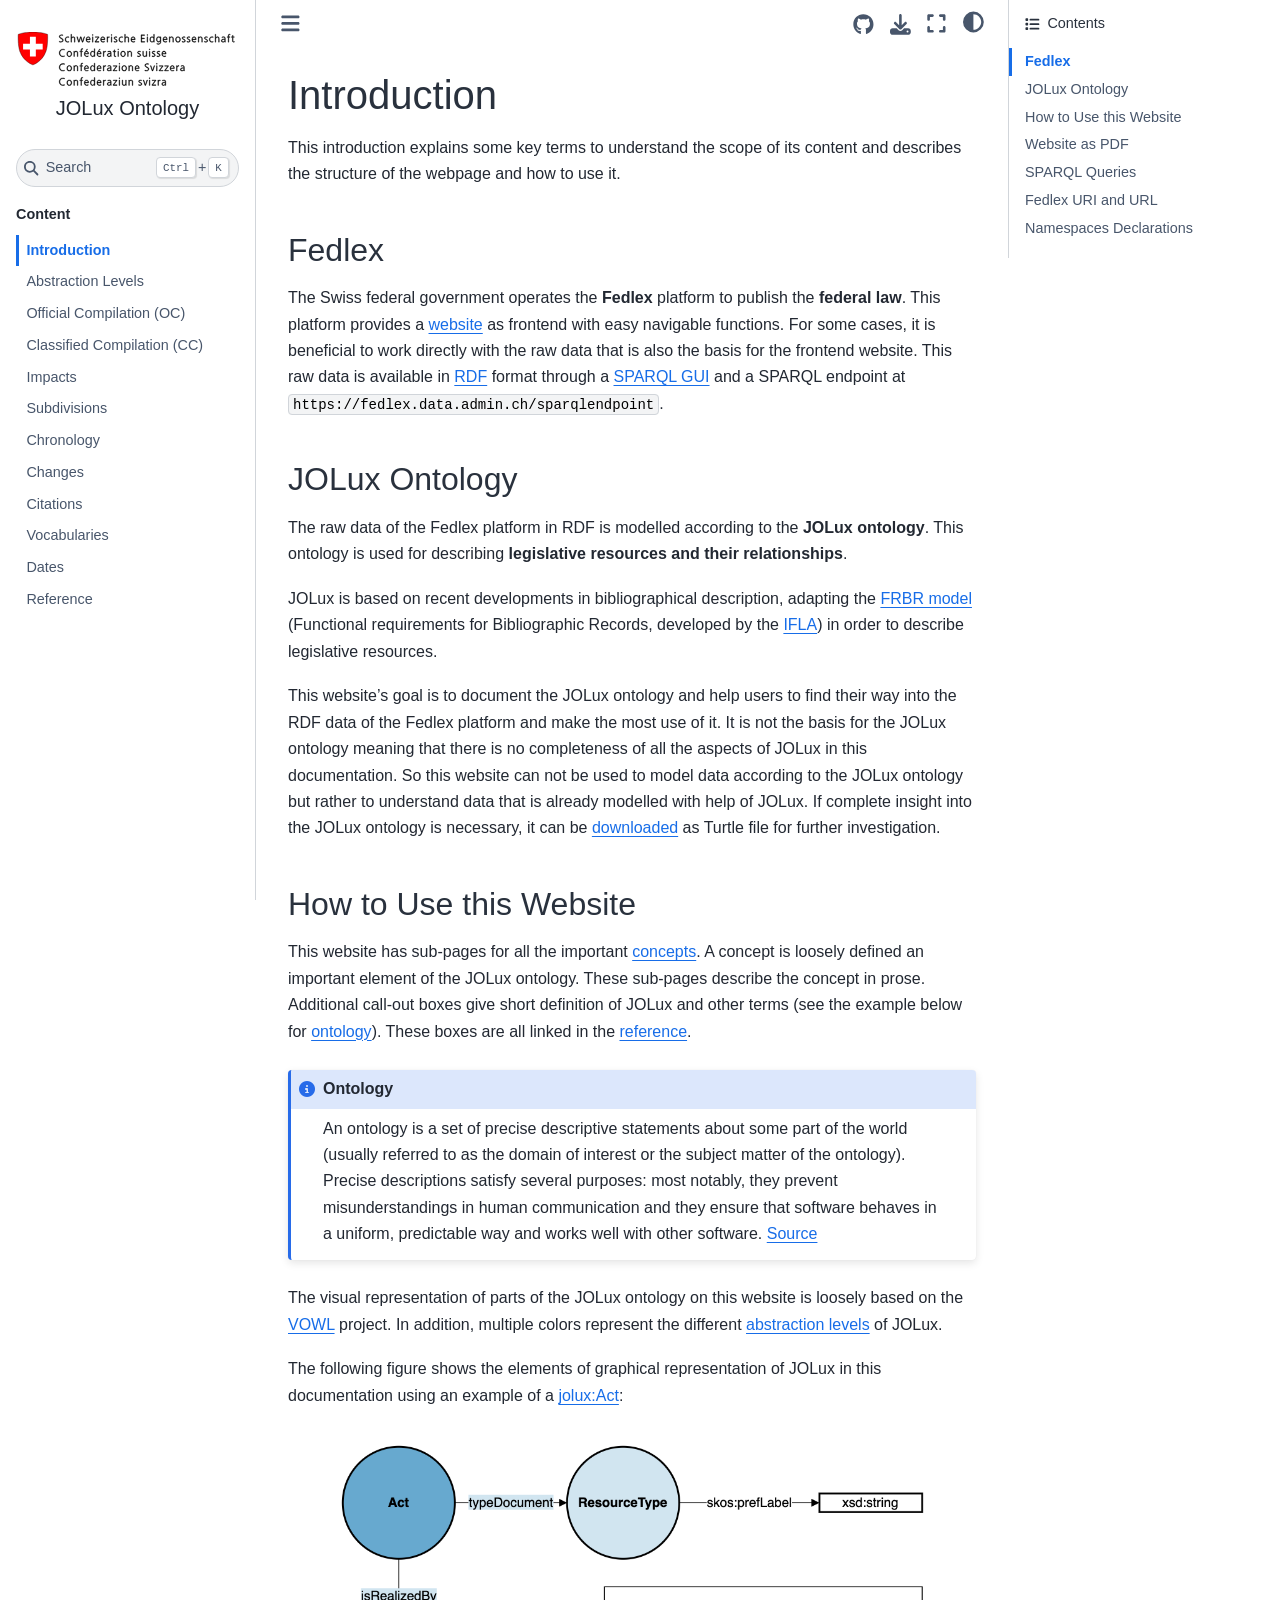
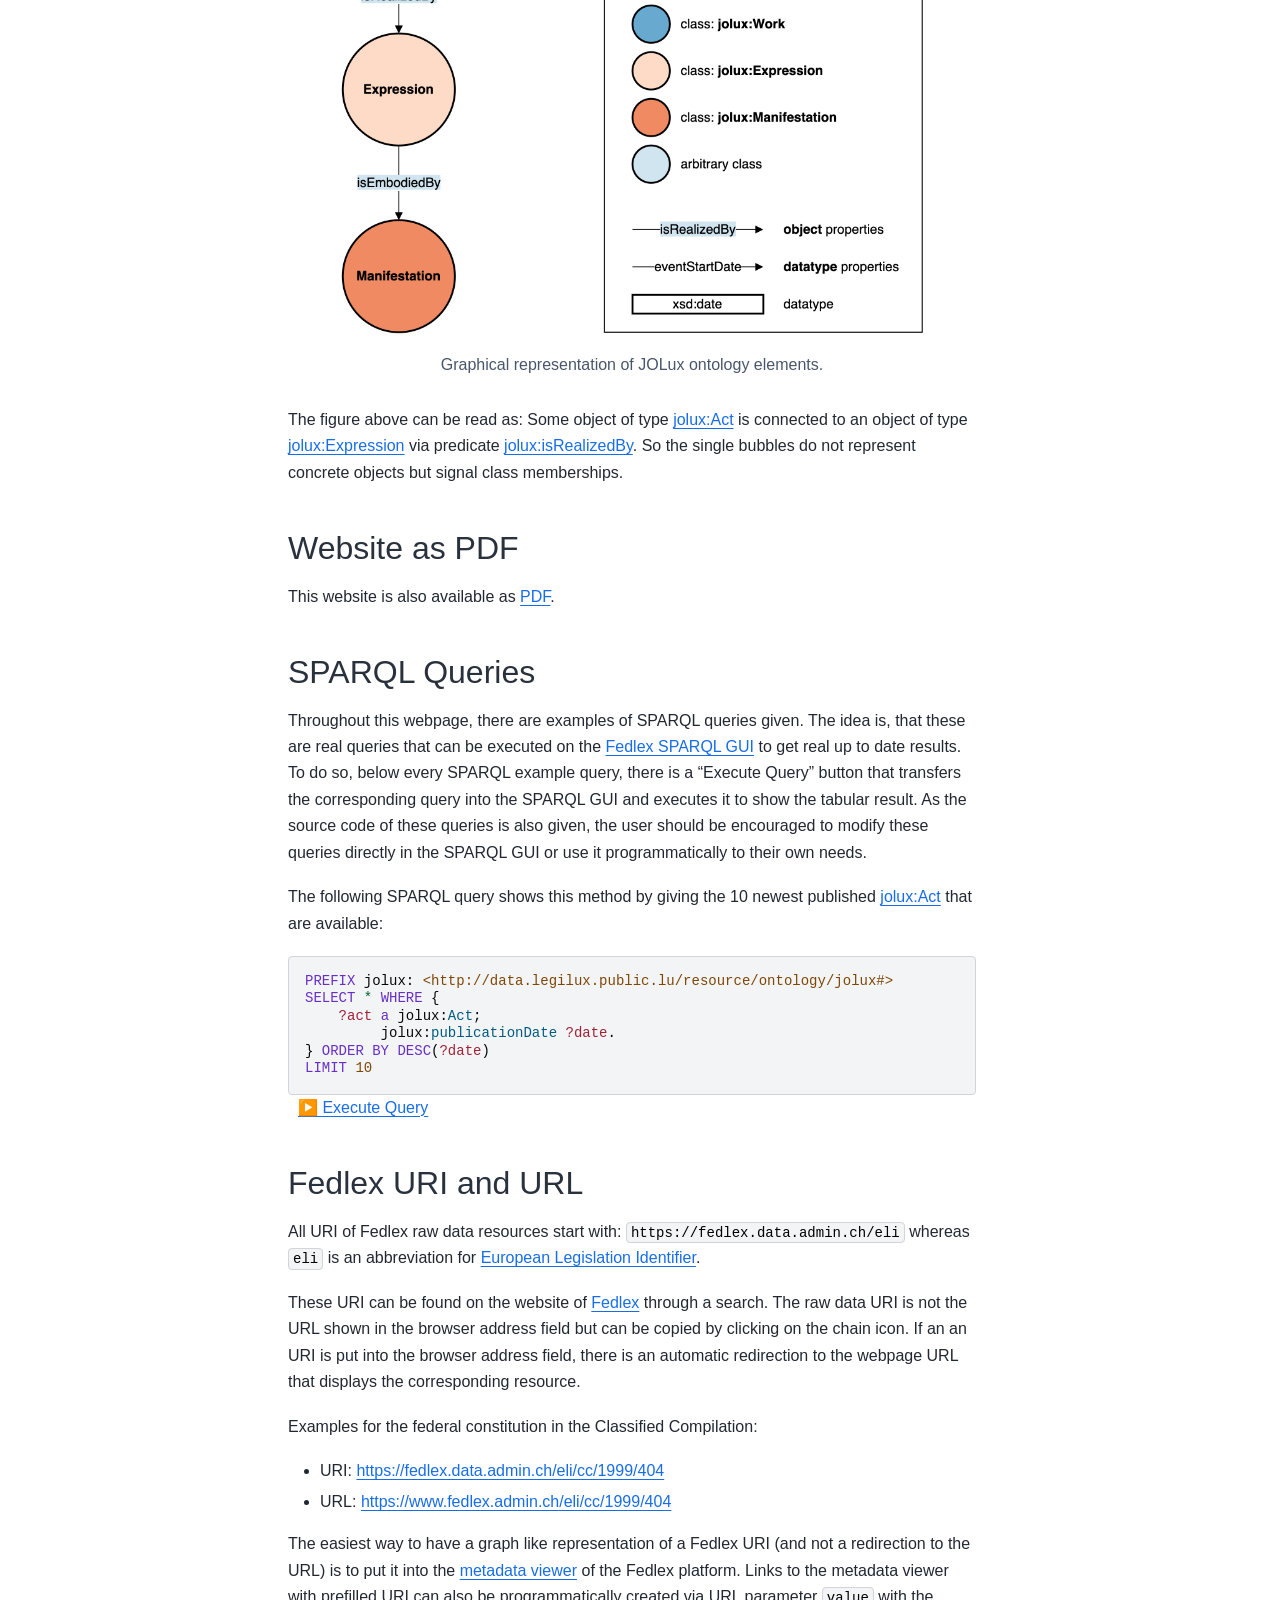
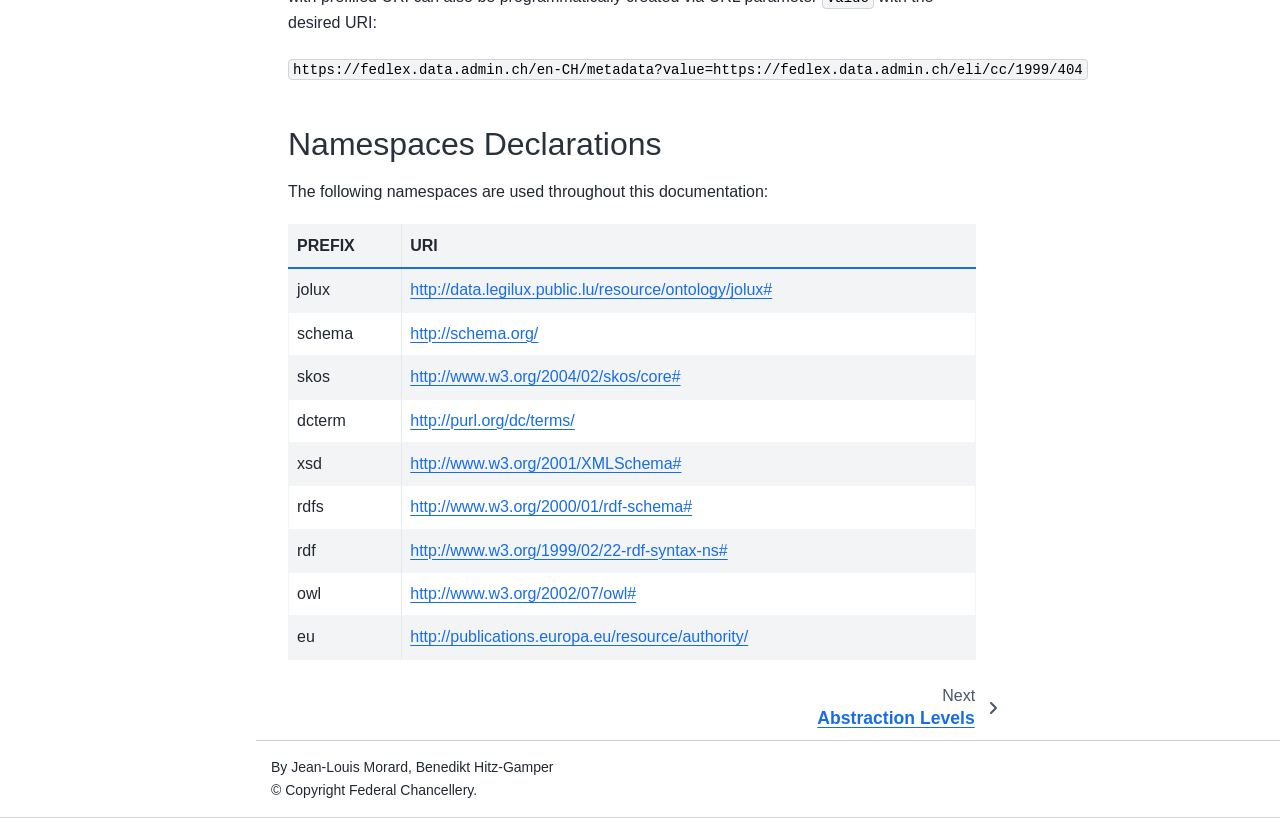
<file: index.html>
<!DOCTYPE html>


<html lang="en" data-content_root="./" >

  <head>
    <meta charset="utf-8" />
    <meta name="viewport" content="width=device-width, initial-scale=1.0" /><meta name="viewport" content="width=device-width, initial-scale=1" />

    <title>Introduction &#8212; JOLux 0.1 documentation</title>
  
  
  
  <script data-cfasync="false">
    document.documentElement.dataset.mode = localStorage.getItem("mode") || "";
    document.documentElement.dataset.theme = localStorage.getItem("theme") || "";
  </script>
  
  <!-- Loaded before other Sphinx assets -->
  <link href="_static/styles/theme.css?digest=dfe6caa3a7d634c4db9b" rel="stylesheet" />
<link href="_static/styles/bootstrap.css?digest=dfe6caa3a7d634c4db9b" rel="stylesheet" />
<link href="_static/styles/pydata-sphinx-theme.css?digest=dfe6caa3a7d634c4db9b" rel="stylesheet" />

  
  <link href="_static/vendor/fontawesome/6.5.2/css/all.min.css?digest=dfe6caa3a7d634c4db9b" rel="stylesheet" />
  <link rel="preload" as="font" type="font/woff2" crossorigin href="_static/vendor/fontawesome/6.5.2/webfonts/fa-solid-900.woff2" />
<link rel="preload" as="font" type="font/woff2" crossorigin href="_static/vendor/fontawesome/6.5.2/webfonts/fa-brands-400.woff2" />
<link rel="preload" as="font" type="font/woff2" crossorigin href="_static/vendor/fontawesome/6.5.2/webfonts/fa-regular-400.woff2" />

    <link rel="stylesheet" type="text/css" href="_static/pygments.css?v=a746c00c" />
    <link rel="stylesheet" type="text/css" href="_static/styles/sphinx-book-theme.css?v=a3416100" />
    <link rel="stylesheet" type="text/css" href="_static/custom.css?v=b0813e71" />
  
  <!-- Pre-loaded scripts that we'll load fully later -->
  <link rel="preload" as="script" href="_static/scripts/bootstrap.js?digest=dfe6caa3a7d634c4db9b" />
<link rel="preload" as="script" href="_static/scripts/pydata-sphinx-theme.js?digest=dfe6caa3a7d634c4db9b" />
  <script src="_static/vendor/fontawesome/6.5.2/js/all.min.js?digest=dfe6caa3a7d634c4db9b"></script>

    <script src="_static/documentation_options.js?v=e1a75a79"></script>
    <script src="_static/doctools.js?v=9bcbadda"></script>
    <script src="_static/sphinx_highlight.js?v=dc90522c"></script>
    <script src="_static/sparql_link.js?v=f695a40a"></script>
    <script src="_static/scripts/sphinx-book-theme.js?v=887ef09a"></script>
    <script>DOCUMENTATION_OPTIONS.pagename = 'index';</script>
    <link rel="index" title="Index" href="genindex.html" />
    <link rel="search" title="Search" href="search.html" />
    <link rel="next" title="Abstraction Levels" href="abstraction_levels.html" />
  <meta name="viewport" content="width=device-width, initial-scale=1"/>
  <meta name="docsearch:language" content="en"/>
  </head>
  
  
  <body data-bs-spy="scroll" data-bs-target=".bd-toc-nav" data-offset="180" data-bs-root-margin="0px 0px -60%" data-default-mode="">

  
  
  <div id="pst-skip-link" class="skip-link d-print-none"><a href="#main-content">Skip to main content</a></div>
  
  <div id="pst-scroll-pixel-helper"></div>
  
  <button type="button" class="btn rounded-pill" id="pst-back-to-top">
    <i class="fa-solid fa-arrow-up"></i>Back to top</button>

  
  <input type="checkbox"
          class="sidebar-toggle"
          id="pst-primary-sidebar-checkbox"/>
  <label class="overlay overlay-primary" for="pst-primary-sidebar-checkbox"></label>
  
  <input type="checkbox"
          class="sidebar-toggle"
          id="pst-secondary-sidebar-checkbox"/>
  <label class="overlay overlay-secondary" for="pst-secondary-sidebar-checkbox"></label>
  
  <div class="search-button__wrapper">
    <div class="search-button__overlay"></div>
    <div class="search-button__search-container">
<form class="bd-search d-flex align-items-center"
      action="search.html"
      method="get">
  <i class="fa-solid fa-magnifying-glass"></i>
  <input type="search"
         class="form-control"
         name="q"
         id="search-input"
         placeholder="Search..."
         aria-label="Search..."
         autocomplete="off"
         autocorrect="off"
         autocapitalize="off"
         spellcheck="false"/>
  <span class="search-button__kbd-shortcut"><kbd class="kbd-shortcut__modifier">Ctrl</kbd>+<kbd>K</kbd></span>
</form></div>
  </div>

  <div class="pst-async-banner-revealer d-none">
  <aside id="bd-header-version-warning" class="d-none d-print-none" aria-label="Version warning"></aside>
</div>

  
    <header class="bd-header navbar navbar-expand-lg bd-navbar d-print-none">
    </header>
  

  <div class="bd-container">
    <div class="bd-container__inner bd-page-width">
      
      
      
        
      
      <div class="bd-sidebar-primary bd-sidebar">
        

  
  <div class="sidebar-header-items sidebar-primary__section">
    
    
    
    
  </div>
  
    <div class="sidebar-primary-items__start sidebar-primary__section">
        <div class="sidebar-primary-item">

  
     
  

<a class="navbar-brand logo" href="https://swiss.github.io/jolux">
  
  
  
  
  
    
    
      
    
    
    <img src="_static/logo-ch.svg" class="logo__image only-light" alt=""/>
    <script>document.write(`<img src="_static/logo-ch.svg" class="logo__image only-dark" alt=""/>`);</script>
  
  
    <p class="title logo__title">JOLux Ontology</p>
  
</a></div>
        <div class="sidebar-primary-item">

 <script>
 document.write(`
   <button class="btn search-button-field search-button__button" title="Search" aria-label="Search" data-bs-placement="bottom" data-bs-toggle="tooltip">
    <i class="fa-solid fa-magnifying-glass"></i>
    <span class="search-button__default-text">Search</span>
    <span class="search-button__kbd-shortcut"><kbd class="kbd-shortcut__modifier">Ctrl</kbd>+<kbd class="kbd-shortcut__modifier">K</kbd></span>
   </button>
 `);
 </script></div>
        <div class="sidebar-primary-item"><nav class="bd-links bd-docs-nav" aria-label="Main">
    <div class="bd-toc-item navbar-nav active">
        <p aria-level="2" class="caption" role="heading"><span class="caption-text">Content</span></p>
<ul class="current nav bd-sidenav">
<li class="toctree-l1 current active"><a class="current reference internal" href="#">Introduction</a></li>
<li class="toctree-l1"><a class="reference internal" href="abstraction_levels.html">Abstraction Levels</a></li>
<li class="toctree-l1"><a class="reference internal" href="official_compilation.html">Official Compilation (OC)</a></li>
<li class="toctree-l1"><a class="reference internal" href="classified_compilation.html">Classified Compilation (CC)</a></li>
<li class="toctree-l1"><a class="reference internal" href="impacts.html">Impacts</a></li>
<li class="toctree-l1"><a class="reference internal" href="subdivisions.html">Subdivisions</a></li>
<li class="toctree-l1"><a class="reference internal" href="chronology.html">Chronology</a></li>
<li class="toctree-l1"><a class="reference internal" href="changes.html">Changes</a></li>
<li class="toctree-l1"><a class="reference internal" href="citations.html">Citations</a></li>
<li class="toctree-l1"><a class="reference internal" href="vocabularies.html">Vocabularies</a></li>
<li class="toctree-l1"><a class="reference internal" href="dates.html">Dates</a></li>
<li class="toctree-l1"><a class="reference internal" href="reference.html">Reference</a></li>
</ul>

    </div>
</nav></div>
    </div>
  
  
  <div class="sidebar-primary-items__end sidebar-primary__section">
  </div>
  
  <div id="rtd-footer-container"></div>


      </div>
      
      <main id="main-content" class="bd-main" role="main">
        
        

<div class="sbt-scroll-pixel-helper"></div>

          <div class="bd-content">
            <div class="bd-article-container">
              
              <div class="bd-header-article d-print-none">
<div class="header-article-items header-article__inner">
  
    <div class="header-article-items__start">
      
        <div class="header-article-item"><button class="sidebar-toggle primary-toggle btn btn-sm" title="Toggle primary sidebar" data-bs-placement="bottom" data-bs-toggle="tooltip">
  <span class="fa-solid fa-bars"></span>
</button></div>
      
    </div>
  
  
    <div class="header-article-items__end">
      
        <div class="header-article-item">

<div class="article-header-buttons">





<div class="dropdown dropdown-source-buttons">
  <button class="btn dropdown-toggle" type="button" data-bs-toggle="dropdown" aria-expanded="false" aria-label="Source repositories">
    <i class="fab fa-github"></i>
  </button>
  <ul class="dropdown-menu">
      
      
      
      <li><a href="https://github.com/swiss/jolux" target="_blank"
   class="btn btn-sm btn-source-repository-button dropdown-item"
   title="Source repository"
   data-bs-placement="left" data-bs-toggle="tooltip"
>
  

<span class="btn__icon-container">
  <i class="fab fa-github"></i>
  </span>
<span class="btn__text-container">Repository</span>
</a>
</li>
      
      
      
      
      <li><a href="https://github.com/swiss/jolux/blob/main/doc/index.md?plain=1" target="_blank"
   class="btn btn-sm btn-source-file-button dropdown-item"
   title="Show source"
   data-bs-placement="left" data-bs-toggle="tooltip"
>
  

<span class="btn__icon-container">
  <i class="fas fa-code"></i>
  </span>
<span class="btn__text-container">Show source</span>
</a>
</li>
      
      
      
      
      <li><a href="https://github.com/swiss/jolux/edit/main/doc/index.md" target="_blank"
   class="btn btn-sm btn-source-edit-button dropdown-item"
   title="Suggest edit"
   data-bs-placement="left" data-bs-toggle="tooltip"
>
  

<span class="btn__icon-container">
  <i class="fas fa-pencil-alt"></i>
  </span>
<span class="btn__text-container">Suggest edit</span>
</a>
</li>
      
      
      
      
      <li><a href="https://github.com/swiss/jolux/issues/new?title=Issue%20on%20page%20%2Findex.html&body=Your%20issue%20content%20here." target="_blank"
   class="btn btn-sm btn-source-issues-button dropdown-item"
   title="Open an issue"
   data-bs-placement="left" data-bs-toggle="tooltip"
>
  

<span class="btn__icon-container">
  <i class="fas fa-lightbulb"></i>
  </span>
<span class="btn__text-container">Open issue</span>
</a>
</li>
      
  </ul>
</div>






<div class="dropdown dropdown-download-buttons">
  <button class="btn dropdown-toggle" type="button" data-bs-toggle="dropdown" aria-expanded="false" aria-label="Download this page">
    <i class="fas fa-download"></i>
  </button>
  <ul class="dropdown-menu">
      
      
      
      <li><a href="_sources/index.md" target="_blank"
   class="btn btn-sm btn-download-source-button dropdown-item"
   title="Download source file"
   data-bs-placement="left" data-bs-toggle="tooltip"
>
  

<span class="btn__icon-container">
  <i class="fas fa-file"></i>
  </span>
<span class="btn__text-container">.md</span>
</a>
</li>
      
      
      
      
      <li>
<button onclick="window.print()"
  class="btn btn-sm btn-download-pdf-button dropdown-item"
  title="Print to PDF"
  data-bs-placement="left" data-bs-toggle="tooltip"
>
  

<span class="btn__icon-container">
  <i class="fas fa-file-pdf"></i>
  </span>
<span class="btn__text-container">.pdf</span>
</button>
</li>
      
  </ul>
</div>




<button onclick="toggleFullScreen()"
  class="btn btn-sm btn-fullscreen-button"
  title="Fullscreen mode"
  data-bs-placement="bottom" data-bs-toggle="tooltip"
>
  

<span class="btn__icon-container">
  <i class="fas fa-expand"></i>
  </span>

</button>



<script>
document.write(`
  <button class="btn btn-sm nav-link pst-navbar-icon theme-switch-button" title="light/dark" aria-label="light/dark" data-bs-placement="bottom" data-bs-toggle="tooltip">
    <i class="theme-switch fa-solid fa-sun fa-lg" data-mode="light"></i>
    <i class="theme-switch fa-solid fa-moon fa-lg" data-mode="dark"></i>
    <i class="theme-switch fa-solid fa-circle-half-stroke fa-lg" data-mode="auto"></i>
  </button>
`);
</script>


<script>
document.write(`
  <button class="btn btn-sm pst-navbar-icon search-button search-button__button" title="Search" aria-label="Search" data-bs-placement="bottom" data-bs-toggle="tooltip">
    <i class="fa-solid fa-magnifying-glass fa-lg"></i>
  </button>
`);
</script>
<button class="sidebar-toggle secondary-toggle btn btn-sm" title="Toggle secondary sidebar" data-bs-placement="bottom" data-bs-toggle="tooltip">
    <span class="fa-solid fa-list"></span>
</button>
</div></div>
      
    </div>
  
</div>
</div>
              
              

<div id="jb-print-docs-body" class="onlyprint">
    <h1>Introduction</h1>
    <!-- Table of contents -->
    <div id="print-main-content">
        <div id="jb-print-toc">
            
            <div>
                <h2> Contents </h2>
            </div>
            <nav aria-label="Page">
                <ul class="visible nav section-nav flex-column">
<li class="toc-h2 nav-item toc-entry"><a class="reference internal nav-link" href="#fedlex">Fedlex</a></li>
<li class="toc-h2 nav-item toc-entry"><a class="reference internal nav-link" href="#jolux-ontology">JOLux Ontology</a></li>
<li class="toc-h2 nav-item toc-entry"><a class="reference internal nav-link" href="#how-to-use-this-website">How to Use this Website</a></li>
<li class="toc-h2 nav-item toc-entry"><a class="reference internal nav-link" href="#website-as-pdf">Website as PDF</a></li>
<li class="toc-h2 nav-item toc-entry"><a class="reference internal nav-link" href="#sparql-queries">SPARQL Queries</a></li>
<li class="toc-h2 nav-item toc-entry"><a class="reference internal nav-link" href="#fedlex-uri-and-url">Fedlex URI and URL</a></li>
<li class="toc-h2 nav-item toc-entry"><a class="reference internal nav-link" href="#namespaces-declarations">Namespaces Declarations</a></li>
</ul>
            </nav>
        </div>
    </div>
</div>

              
                
<div id="searchbox"></div>
                <article class="bd-article">
                  
  <div class="toctree-wrapper compound">
</div>
<section id="introduction">
<h1>Introduction<a class="headerlink" href="#introduction" title="Link to this heading">#</a></h1>
<p>This introduction explains some key terms to understand the scope of its content and describes the structure of the webpage and how to use it.</p>
<section id="fedlex">
<h2>Fedlex<a class="headerlink" href="#fedlex" title="Link to this heading">#</a></h2>
<p>The Swiss federal government operates the <strong>Fedlex</strong> platform to publish the <strong>federal law</strong>. This platform provides a <a class="reference external" href="https://www.fedlex.admin.ch/en">website</a> as frontend with easy navigable functions. For some cases, it is beneficial to work directly with the raw data that is also the basis for the frontend website. This raw data is available in <a class="reference external" href="https://www.w3.org/TR/rdf11-primer/">RDF</a> format through a <a class="reference external" href="https://fedlex.data.admin.ch/en-CH/sparql">SPARQL GUI</a> and a SPARQL endpoint at <code class="docutils literal notranslate"><span class="pre">https://fedlex.data.admin.ch/sparqlendpoint</span></code>.</p>
</section>
<section id="jolux-ontology">
<h2>JOLux Ontology<a class="headerlink" href="#jolux-ontology" title="Link to this heading">#</a></h2>
<p>The raw data of the Fedlex platform in RDF is modelled according to the <strong>JOLux ontology</strong>. This ontology is used for describing <strong>legislative resources and their relationships</strong>.</p>
<p>JOLux is based on recent developments in bibliographical description, adapting the <a class="reference external" href="https://repository.ifla.org/handle/123456789/811">FRBR model</a> (Functional requirements for Bibliographic Records, developed by the <a class="reference external" href="https://www.ifla.org/">IFLA</a>) in order to describe legislative resources.</p>
<p>This website’s goal is to document the JOLux ontology and help users to find their way into the RDF data of the Fedlex platform and make the most use of it. It is not the basis for the JOLux ontology meaning that there is no completeness of all the aspects of JOLux in this documentation. So this website can not be used to model data according to the JOLux ontology but rather to understand data that is already modelled with help of JOLux. If complete insight into the JOLux ontology is necessary, it can be <a class="reference external" href="https://fedlex.data.admin.ch/filestore/resources/jolux_ontology.zip">downloaded</a> as Turtle file for further investigation.</p>
</section>
<section id="how-to-use-this-website">
<h2>How to Use this Website<a class="headerlink" href="#how-to-use-this-website" title="Link to this heading">#</a></h2>
<p>This website has sub-pages for all the important <a class="reference internal" href="reference.html#concepts"><span class="std std-ref">concepts</span></a>. A concept is loosely defined an important element of the JOLux ontology. These sub-pages describe the concept in prose. Additional call-out boxes give short definition of JOLux and other terms (see the example below for <a class="reference internal" href="#ontology"><span class="std std-ref">ontology</span></a>). These boxes are all linked in the <a class="reference internal" href="reference.html"><span class="std std-doc">reference</span></a>.</p>
<div class="note admonition" id="ontology">
<p class="admonition-title">Ontology</p>
<p>An ontology is a set of precise descriptive statements about some part of the world (usually referred to as the domain of interest or the subject matter of the ontology). Precise descriptions satisfy several purposes: most notably, they prevent misunderstandings in human communication and they ensure that software behaves in a uniform, predictable way and works well with other software. <a class="reference external" href="https://www.w3.org/TR/owl2-primer/">Source</a></p>
</div>
<p>The visual representation of parts of the JOLux ontology on this website is loosely based on the <a class="reference external" href="https://service.tib.eu/webvowl/">VOWL</a> project. In addition, multiple colors represent the different <a class="reference internal" href="abstraction_levels.html"><span class="std std-doc">abstraction levels</span></a> of JOLux.</p>
<p>The following figure shows the elements of graphical representation of JOLux in this documentation using an example of a <a class="reference internal" href="official_compilation.html#act"><span class="std std-ref">jolux:Act</span></a>:</p>
<figure class="align-default" id="ontology-elements">
<img alt="_images/ontology_elements.png" class="max-width-600" src="_images/ontology_elements.png" />
<figcaption>
<p><span class="caption-text">Graphical representation of JOLux ontology elements.</span><a class="headerlink" href="#ontology-elements" title="Link to this image">#</a></p>
</figcaption>
</figure>
<p>The figure above can be read as: Some object of type <a class="reference internal" href="official_compilation.html#act"><span class="std std-ref">jolux:Act</span></a> is connected to an object of type <a class="reference internal" href="abstraction_levels.html#expression"><span class="std std-ref">jolux:Expression</span></a> via predicate <a class="reference internal" href="abstraction_levels.html#isrealizedby"><span class="std std-ref">jolux:isRealizedBy</span></a>. So the single bubbles do not represent concrete objects but signal class memberships.</p>
</section>
<section id="website-as-pdf">
<h2>Website as PDF<a class="headerlink" href="#website-as-pdf" title="Link to this heading">#</a></h2>
<p>This website is also available as <a class="reference external" href="https://raw.githubusercontent.com/swiss/jolux/gh-pages/pdf/jolux.pdf">PDF</a>.</p>
</section>
<section id="sparql-queries">
<h2>SPARQL Queries<a class="headerlink" href="#sparql-queries" title="Link to this heading">#</a></h2>
<p>Throughout this webpage, there are examples of SPARQL queries given. The idea is, that these are real queries that can be executed on the <a class="reference external" href="https://fedlex.data.admin.ch/en-CH/sparql">Fedlex SPARQL GUI</a> to get real up to date results. To do so, below every SPARQL example query, there is a “Execute Query” button that transfers the corresponding query into the SPARQL GUI and executes it to show the tabular result. As the source code of these queries is also given, the user should be encouraged to modify these queries directly in the SPARQL GUI or use it programmatically to their own needs.</p>
<p>The following SPARQL query shows this method by giving the 10 newest published <a class="reference internal" href="official_compilation.html#act"><span class="std std-ref">jolux:Act</span></a> that are available:</p>
<div class="highlight-sparql notranslate"><div class="highlight"><pre><span></span><span class="k">PREFIX</span> <span class="nn">jolux</span><span class="p">:</span> <span class="nl">&lt;http://data.legilux.public.lu/resource/ontology/jolux#&gt;</span>
<span class="k">SELECT</span> <span class="o">*</span> <span class="k">WHERE</span> <span class="p">{</span>
    <span class="nv">?act</span> <span class="k">a</span> <span class="nn">jolux</span><span class="p">:</span><span class="nt">Act</span><span class="p">;</span>
         <span class="nn">jolux</span><span class="p">:</span><span class="nt">publicationDate</span> <span class="nv">?date</span><span class="p">.</span>
<span class="p">}</span> <span class="k">ORDER BY</span> <span class="k">DESC</span><span class="p">(</span><span class="nv">?date</span><span class="p">)</span>
<span class="k">LIMIT</span> <span class="mi">10</span>
</pre></div>
</div>
</section>
<section id="fedlex-uri-and-url">
<h2>Fedlex URI and URL<a class="headerlink" href="#fedlex-uri-and-url" title="Link to this heading">#</a></h2>
<p>All URI of Fedlex raw data resources start with: <code class="docutils literal notranslate"><span class="pre">https://fedlex.data.admin.ch/eli</span></code> whereas <code class="docutils literal notranslate"><span class="pre">eli</span></code> is an abbreviation for <a class="reference external" href="https://eur-lex.europa.eu/content/help/eurlex-content/eli.html">European Legislation Identifier</a>.</p>
<p>These URI can be found on the website of <a class="reference external" href="https://www.fedlex.admin.ch/">Fedlex</a> through a search. The raw data URI is not the URL shown in the browser address field but can be copied by clicking on the chain icon. If an an URI is put into the browser address field, there is an automatic redirection to the webpage URL that displays the corresponding resource.</p>
<p>Examples for the federal constitution in the Classified Compilation:</p>
<ul class="simple">
<li><p>URI: <a class="reference external" href="https://fedlex.data.admin.ch/eli/cc/1999/404">https://fedlex.data.admin.ch/eli/cc/1999/404</a></p></li>
<li><p>URL: <a class="reference external" href="https://www.fedlex.admin.ch/eli/cc/1999/404">https://www.fedlex.admin.ch/eli/cc/1999/404</a></p></li>
</ul>
<p>The easiest way to have a graph like representation of a Fedlex URI (and not a redirection to the URL) is to put it into the <a class="reference external" href="https://fedlex.data.admin.ch/en-CH/metadata">metadata viewer</a> of the Fedlex platform. Links to the metadata viewer with prefilled URI can also be programmatically created via URL parameter <code class="docutils literal notranslate"><span class="pre">value</span></code> with the desired URI:</p>
<p><code class="docutils literal notranslate"><span class="pre">https://fedlex.data.admin.ch/en-CH/metadata?value=https://fedlex.data.admin.ch/eli/cc/1999/404</span></code></p>
</section>
<section id="namespaces-declarations">
<h2>Namespaces Declarations<a class="headerlink" href="#namespaces-declarations" title="Link to this heading">#</a></h2>
<p>The following namespaces are used throughout this documentation:</p>
<div class="pst-scrollable-table-container"><table class="table">
<thead>
<tr class="row-odd"><th class="head text-left"><p>PREFIX</p></th>
<th class="head text-left"><p>URI</p></th>
</tr>
</thead>
<tbody>
<tr class="row-even"><td class="text-left"><p>jolux</p></td>
<td class="text-left"><p><a class="reference external" href="http://data.legilux.public.lu/resource/ontology/jolux#">http://data.legilux.public.lu/resource/ontology/jolux#</a></p></td>
</tr>
<tr class="row-odd"><td class="text-left"><p>schema</p></td>
<td class="text-left"><p><a class="reference external" href="http://schema.org/">http://schema.org/</a></p></td>
</tr>
<tr class="row-even"><td class="text-left"><p>skos</p></td>
<td class="text-left"><p><a class="reference external" href="http://www.w3.org/2004/02/skos/core#">http://www.w3.org/2004/02/skos/core#</a></p></td>
</tr>
<tr class="row-odd"><td class="text-left"><p>dcterm</p></td>
<td class="text-left"><p><a class="reference external" href="http://purl.org/dc/terms/">http://purl.org/dc/terms/</a></p></td>
</tr>
<tr class="row-even"><td class="text-left"><p>xsd</p></td>
<td class="text-left"><p><a class="reference external" href="http://www.w3.org/2001/XMLSchema#">http://www.w3.org/2001/XMLSchema#</a></p></td>
</tr>
<tr class="row-odd"><td class="text-left"><p>rdfs</p></td>
<td class="text-left"><p><a class="reference external" href="http://www.w3.org/2000/01/rdf-schema#">http://www.w3.org/2000/01/rdf-schema#</a></p></td>
</tr>
<tr class="row-even"><td class="text-left"><p>rdf</p></td>
<td class="text-left"><p><a class="reference external" href="http://www.w3.org/1999/02/22-rdf-syntax-ns#">http://www.w3.org/1999/02/22-rdf-syntax-ns#</a></p></td>
</tr>
<tr class="row-odd"><td class="text-left"><p>owl</p></td>
<td class="text-left"><p><a class="reference external" href="http://www.w3.org/2002/07/owl#">http://www.w3.org/2002/07/owl#</a></p></td>
</tr>
<tr class="row-even"><td class="text-left"><p>eu</p></td>
<td class="text-left"><p><a class="reference external" href="http://publications.europa.eu/resource/authority/">http://publications.europa.eu/resource/authority/</a></p></td>
</tr>
</tbody>
</table>
</div>
</section>
</section>


                </article>
              

              
              
              
              
                <footer class="prev-next-footer d-print-none">
                  
<div class="prev-next-area">
    <a class="right-next"
       href="abstraction_levels.html"
       title="next page">
      <div class="prev-next-info">
        <p class="prev-next-subtitle">next</p>
        <p class="prev-next-title">Abstraction Levels</p>
      </div>
      <i class="fa-solid fa-angle-right"></i>
    </a>
</div>
                </footer>
              
            </div>
            
            
              
                <div class="bd-sidebar-secondary bd-toc"><div class="sidebar-secondary-items sidebar-secondary__inner">


  <div class="sidebar-secondary-item">
  <div class="page-toc tocsection onthispage">
    <i class="fa-solid fa-list"></i> Contents
  </div>
  <nav class="bd-toc-nav page-toc">
    <ul class="visible nav section-nav flex-column">
<li class="toc-h2 nav-item toc-entry"><a class="reference internal nav-link" href="#fedlex">Fedlex</a></li>
<li class="toc-h2 nav-item toc-entry"><a class="reference internal nav-link" href="#jolux-ontology">JOLux Ontology</a></li>
<li class="toc-h2 nav-item toc-entry"><a class="reference internal nav-link" href="#how-to-use-this-website">How to Use this Website</a></li>
<li class="toc-h2 nav-item toc-entry"><a class="reference internal nav-link" href="#website-as-pdf">Website as PDF</a></li>
<li class="toc-h2 nav-item toc-entry"><a class="reference internal nav-link" href="#sparql-queries">SPARQL Queries</a></li>
<li class="toc-h2 nav-item toc-entry"><a class="reference internal nav-link" href="#fedlex-uri-and-url">Fedlex URI and URL</a></li>
<li class="toc-h2 nav-item toc-entry"><a class="reference internal nav-link" href="#namespaces-declarations">Namespaces Declarations</a></li>
</ul>
  </nav></div>

</div></div>
              
            
          </div>
          <footer class="bd-footer-content">
            
<div class="bd-footer-content__inner container">
  
  <div class="footer-item">
    
<p class="component-author">
By Jean-Louis Morard, Benedikt Hitz-Gamper
</p>

  </div>
  
  <div class="footer-item">
    

  <p class="copyright">
    
      © Copyright Federal Chancellery.
      <br/>
    
  </p>

  </div>
  
  <div class="footer-item">
    
  </div>
  
  <div class="footer-item">
    
  </div>
  
</div>
          </footer>
        

      </main>
    </div>
  </div>
  
  <!-- Scripts loaded after <body> so the DOM is not blocked -->
  <script src="_static/scripts/bootstrap.js?digest=dfe6caa3a7d634c4db9b"></script>
<script src="_static/scripts/pydata-sphinx-theme.js?digest=dfe6caa3a7d634c4db9b"></script>

  <footer class="bd-footer">
  </footer>
  </body>
</html>
</file>
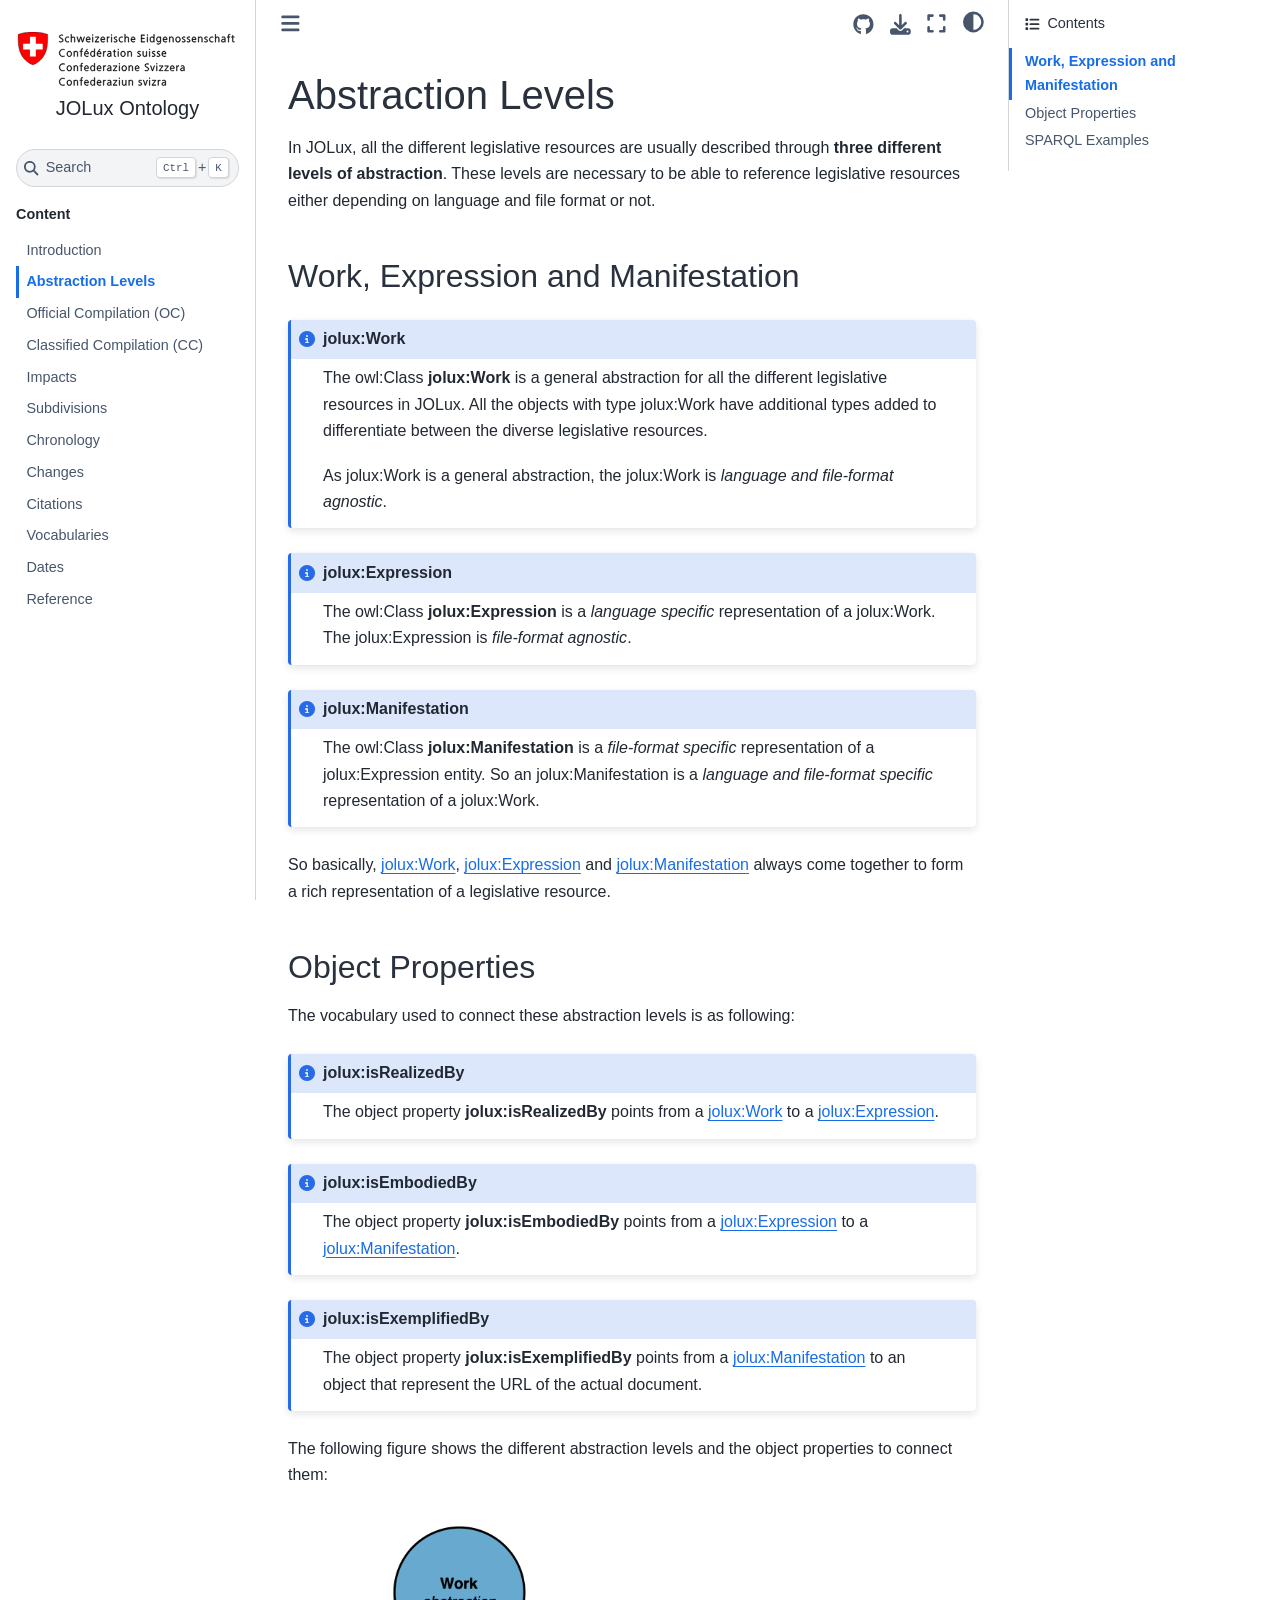
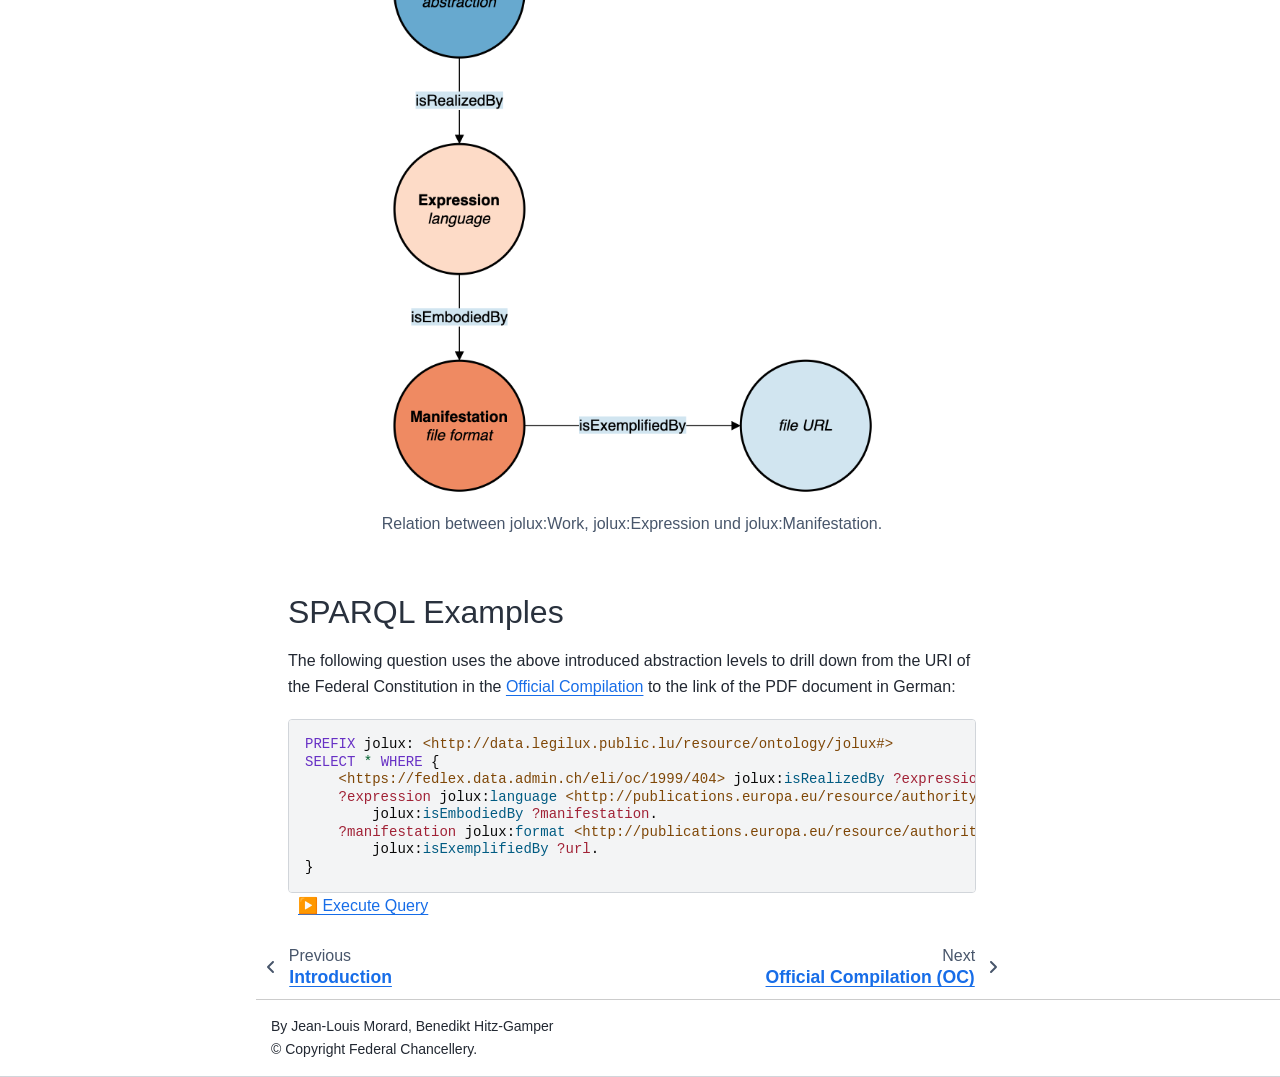
<file: abstraction_levels.html>
<!DOCTYPE html>


<html lang="en" data-content_root="./" >

  <head>
    <meta charset="utf-8" />
    <meta name="viewport" content="width=device-width, initial-scale=1.0" /><meta name="viewport" content="width=device-width, initial-scale=1" />

    <title>Abstraction Levels &#8212; JOLux 0.1 documentation</title>
  
  
  
  <script data-cfasync="false">
    document.documentElement.dataset.mode = localStorage.getItem("mode") || "";
    document.documentElement.dataset.theme = localStorage.getItem("theme") || "";
  </script>
  
  <!-- Loaded before other Sphinx assets -->
  <link href="_static/styles/theme.css?digest=dfe6caa3a7d634c4db9b" rel="stylesheet" />
<link href="_static/styles/bootstrap.css?digest=dfe6caa3a7d634c4db9b" rel="stylesheet" />
<link href="_static/styles/pydata-sphinx-theme.css?digest=dfe6caa3a7d634c4db9b" rel="stylesheet" />

  
  <link href="_static/vendor/fontawesome/6.5.2/css/all.min.css?digest=dfe6caa3a7d634c4db9b" rel="stylesheet" />
  <link rel="preload" as="font" type="font/woff2" crossorigin href="_static/vendor/fontawesome/6.5.2/webfonts/fa-solid-900.woff2" />
<link rel="preload" as="font" type="font/woff2" crossorigin href="_static/vendor/fontawesome/6.5.2/webfonts/fa-brands-400.woff2" />
<link rel="preload" as="font" type="font/woff2" crossorigin href="_static/vendor/fontawesome/6.5.2/webfonts/fa-regular-400.woff2" />

    <link rel="stylesheet" type="text/css" href="_static/pygments.css?v=a746c00c" />
    <link rel="stylesheet" type="text/css" href="_static/styles/sphinx-book-theme.css?v=a3416100" />
    <link rel="stylesheet" type="text/css" href="_static/custom.css?v=b0813e71" />
  
  <!-- Pre-loaded scripts that we'll load fully later -->
  <link rel="preload" as="script" href="_static/scripts/bootstrap.js?digest=dfe6caa3a7d634c4db9b" />
<link rel="preload" as="script" href="_static/scripts/pydata-sphinx-theme.js?digest=dfe6caa3a7d634c4db9b" />
  <script src="_static/vendor/fontawesome/6.5.2/js/all.min.js?digest=dfe6caa3a7d634c4db9b"></script>

    <script src="_static/documentation_options.js?v=e1a75a79"></script>
    <script src="_static/doctools.js?v=9bcbadda"></script>
    <script src="_static/sphinx_highlight.js?v=dc90522c"></script>
    <script src="_static/sparql_link.js?v=f695a40a"></script>
    <script src="_static/scripts/sphinx-book-theme.js?v=887ef09a"></script>
    <script>DOCUMENTATION_OPTIONS.pagename = 'abstraction_levels';</script>
    <link rel="index" title="Index" href="genindex.html" />
    <link rel="search" title="Search" href="search.html" />
    <link rel="next" title="Official Compilation (OC)" href="official_compilation.html" />
    <link rel="prev" title="Introduction" href="index.html" />
  <meta name="viewport" content="width=device-width, initial-scale=1"/>
  <meta name="docsearch:language" content="en"/>
  </head>
  
  
  <body data-bs-spy="scroll" data-bs-target=".bd-toc-nav" data-offset="180" data-bs-root-margin="0px 0px -60%" data-default-mode="">

  
  
  <div id="pst-skip-link" class="skip-link d-print-none"><a href="#main-content">Skip to main content</a></div>
  
  <div id="pst-scroll-pixel-helper"></div>
  
  <button type="button" class="btn rounded-pill" id="pst-back-to-top">
    <i class="fa-solid fa-arrow-up"></i>Back to top</button>

  
  <input type="checkbox"
          class="sidebar-toggle"
          id="pst-primary-sidebar-checkbox"/>
  <label class="overlay overlay-primary" for="pst-primary-sidebar-checkbox"></label>
  
  <input type="checkbox"
          class="sidebar-toggle"
          id="pst-secondary-sidebar-checkbox"/>
  <label class="overlay overlay-secondary" for="pst-secondary-sidebar-checkbox"></label>
  
  <div class="search-button__wrapper">
    <div class="search-button__overlay"></div>
    <div class="search-button__search-container">
<form class="bd-search d-flex align-items-center"
      action="search.html"
      method="get">
  <i class="fa-solid fa-magnifying-glass"></i>
  <input type="search"
         class="form-control"
         name="q"
         id="search-input"
         placeholder="Search..."
         aria-label="Search..."
         autocomplete="off"
         autocorrect="off"
         autocapitalize="off"
         spellcheck="false"/>
  <span class="search-button__kbd-shortcut"><kbd class="kbd-shortcut__modifier">Ctrl</kbd>+<kbd>K</kbd></span>
</form></div>
  </div>

  <div class="pst-async-banner-revealer d-none">
  <aside id="bd-header-version-warning" class="d-none d-print-none" aria-label="Version warning"></aside>
</div>

  
    <header class="bd-header navbar navbar-expand-lg bd-navbar d-print-none">
    </header>
  

  <div class="bd-container">
    <div class="bd-container__inner bd-page-width">
      
      
      
      <div class="bd-sidebar-primary bd-sidebar">
        

  
  <div class="sidebar-header-items sidebar-primary__section">
    
    
    
    
  </div>
  
    <div class="sidebar-primary-items__start sidebar-primary__section">
        <div class="sidebar-primary-item">

  
     
  

<a class="navbar-brand logo" href="https://swiss.github.io/jolux">
  
  
  
  
  
    
    
      
    
    
    <img src="_static/logo-ch.svg" class="logo__image only-light" alt=""/>
    <script>document.write(`<img src="_static/logo-ch.svg" class="logo__image only-dark" alt=""/>`);</script>
  
  
    <p class="title logo__title">JOLux Ontology</p>
  
</a></div>
        <div class="sidebar-primary-item">

 <script>
 document.write(`
   <button class="btn search-button-field search-button__button" title="Search" aria-label="Search" data-bs-placement="bottom" data-bs-toggle="tooltip">
    <i class="fa-solid fa-magnifying-glass"></i>
    <span class="search-button__default-text">Search</span>
    <span class="search-button__kbd-shortcut"><kbd class="kbd-shortcut__modifier">Ctrl</kbd>+<kbd class="kbd-shortcut__modifier">K</kbd></span>
   </button>
 `);
 </script></div>
        <div class="sidebar-primary-item"><nav class="bd-links bd-docs-nav" aria-label="Main">
    <div class="bd-toc-item navbar-nav active">
        <p aria-level="2" class="caption" role="heading"><span class="caption-text">Content</span></p>
<ul class="current nav bd-sidenav">
<li class="toctree-l1"><a class="reference internal" href="index.html">Introduction</a></li>
<li class="toctree-l1 current active"><a class="current reference internal" href="#">Abstraction Levels</a></li>
<li class="toctree-l1"><a class="reference internal" href="official_compilation.html">Official Compilation (OC)</a></li>
<li class="toctree-l1"><a class="reference internal" href="classified_compilation.html">Classified Compilation (CC)</a></li>
<li class="toctree-l1"><a class="reference internal" href="impacts.html">Impacts</a></li>
<li class="toctree-l1"><a class="reference internal" href="subdivisions.html">Subdivisions</a></li>
<li class="toctree-l1"><a class="reference internal" href="chronology.html">Chronology</a></li>
<li class="toctree-l1"><a class="reference internal" href="changes.html">Changes</a></li>
<li class="toctree-l1"><a class="reference internal" href="citations.html">Citations</a></li>
<li class="toctree-l1"><a class="reference internal" href="vocabularies.html">Vocabularies</a></li>
<li class="toctree-l1"><a class="reference internal" href="dates.html">Dates</a></li>
<li class="toctree-l1"><a class="reference internal" href="reference.html">Reference</a></li>
</ul>

    </div>
</nav></div>
    </div>
  
  
  <div class="sidebar-primary-items__end sidebar-primary__section">
  </div>
  
  <div id="rtd-footer-container"></div>


      </div>
      
      <main id="main-content" class="bd-main" role="main">
        
        

<div class="sbt-scroll-pixel-helper"></div>

          <div class="bd-content">
            <div class="bd-article-container">
              
              <div class="bd-header-article d-print-none">
<div class="header-article-items header-article__inner">
  
    <div class="header-article-items__start">
      
        <div class="header-article-item"><button class="sidebar-toggle primary-toggle btn btn-sm" title="Toggle primary sidebar" data-bs-placement="bottom" data-bs-toggle="tooltip">
  <span class="fa-solid fa-bars"></span>
</button></div>
      
    </div>
  
  
    <div class="header-article-items__end">
      
        <div class="header-article-item">

<div class="article-header-buttons">





<div class="dropdown dropdown-source-buttons">
  <button class="btn dropdown-toggle" type="button" data-bs-toggle="dropdown" aria-expanded="false" aria-label="Source repositories">
    <i class="fab fa-github"></i>
  </button>
  <ul class="dropdown-menu">
      
      
      
      <li><a href="https://github.com/swiss/jolux" target="_blank"
   class="btn btn-sm btn-source-repository-button dropdown-item"
   title="Source repository"
   data-bs-placement="left" data-bs-toggle="tooltip"
>
  

<span class="btn__icon-container">
  <i class="fab fa-github"></i>
  </span>
<span class="btn__text-container">Repository</span>
</a>
</li>
      
      
      
      
      <li><a href="https://github.com/swiss/jolux/blob/main/doc/abstraction_levels.md?plain=1" target="_blank"
   class="btn btn-sm btn-source-file-button dropdown-item"
   title="Show source"
   data-bs-placement="left" data-bs-toggle="tooltip"
>
  

<span class="btn__icon-container">
  <i class="fas fa-code"></i>
  </span>
<span class="btn__text-container">Show source</span>
</a>
</li>
      
      
      
      
      <li><a href="https://github.com/swiss/jolux/edit/main/doc/abstraction_levels.md" target="_blank"
   class="btn btn-sm btn-source-edit-button dropdown-item"
   title="Suggest edit"
   data-bs-placement="left" data-bs-toggle="tooltip"
>
  

<span class="btn__icon-container">
  <i class="fas fa-pencil-alt"></i>
  </span>
<span class="btn__text-container">Suggest edit</span>
</a>
</li>
      
      
      
      
      <li><a href="https://github.com/swiss/jolux/issues/new?title=Issue%20on%20page%20%2Fabstraction_levels.html&body=Your%20issue%20content%20here." target="_blank"
   class="btn btn-sm btn-source-issues-button dropdown-item"
   title="Open an issue"
   data-bs-placement="left" data-bs-toggle="tooltip"
>
  

<span class="btn__icon-container">
  <i class="fas fa-lightbulb"></i>
  </span>
<span class="btn__text-container">Open issue</span>
</a>
</li>
      
  </ul>
</div>






<div class="dropdown dropdown-download-buttons">
  <button class="btn dropdown-toggle" type="button" data-bs-toggle="dropdown" aria-expanded="false" aria-label="Download this page">
    <i class="fas fa-download"></i>
  </button>
  <ul class="dropdown-menu">
      
      
      
      <li><a href="_sources/abstraction_levels.md" target="_blank"
   class="btn btn-sm btn-download-source-button dropdown-item"
   title="Download source file"
   data-bs-placement="left" data-bs-toggle="tooltip"
>
  

<span class="btn__icon-container">
  <i class="fas fa-file"></i>
  </span>
<span class="btn__text-container">.md</span>
</a>
</li>
      
      
      
      
      <li>
<button onclick="window.print()"
  class="btn btn-sm btn-download-pdf-button dropdown-item"
  title="Print to PDF"
  data-bs-placement="left" data-bs-toggle="tooltip"
>
  

<span class="btn__icon-container">
  <i class="fas fa-file-pdf"></i>
  </span>
<span class="btn__text-container">.pdf</span>
</button>
</li>
      
  </ul>
</div>




<button onclick="toggleFullScreen()"
  class="btn btn-sm btn-fullscreen-button"
  title="Fullscreen mode"
  data-bs-placement="bottom" data-bs-toggle="tooltip"
>
  

<span class="btn__icon-container">
  <i class="fas fa-expand"></i>
  </span>

</button>



<script>
document.write(`
  <button class="btn btn-sm nav-link pst-navbar-icon theme-switch-button" title="light/dark" aria-label="light/dark" data-bs-placement="bottom" data-bs-toggle="tooltip">
    <i class="theme-switch fa-solid fa-sun fa-lg" data-mode="light"></i>
    <i class="theme-switch fa-solid fa-moon fa-lg" data-mode="dark"></i>
    <i class="theme-switch fa-solid fa-circle-half-stroke fa-lg" data-mode="auto"></i>
  </button>
`);
</script>


<script>
document.write(`
  <button class="btn btn-sm pst-navbar-icon search-button search-button__button" title="Search" aria-label="Search" data-bs-placement="bottom" data-bs-toggle="tooltip">
    <i class="fa-solid fa-magnifying-glass fa-lg"></i>
  </button>
`);
</script>
<button class="sidebar-toggle secondary-toggle btn btn-sm" title="Toggle secondary sidebar" data-bs-placement="bottom" data-bs-toggle="tooltip">
    <span class="fa-solid fa-list"></span>
</button>
</div></div>
      
    </div>
  
</div>
</div>
              
              

<div id="jb-print-docs-body" class="onlyprint">
    <h1>Abstraction Levels</h1>
    <!-- Table of contents -->
    <div id="print-main-content">
        <div id="jb-print-toc">
            
            <div>
                <h2> Contents </h2>
            </div>
            <nav aria-label="Page">
                <ul class="visible nav section-nav flex-column">
<li class="toc-h2 nav-item toc-entry"><a class="reference internal nav-link" href="#work-expression-and-manifestation">Work, Expression and Manifestation</a></li>
<li class="toc-h2 nav-item toc-entry"><a class="reference internal nav-link" href="#object-properties">Object Properties</a></li>
<li class="toc-h2 nav-item toc-entry"><a class="reference internal nav-link" href="#sparql-examples">SPARQL Examples</a></li>
</ul>
            </nav>
        </div>
    </div>
</div>

              
                
<div id="searchbox"></div>
                <article class="bd-article">
                  
  <section id="abstraction-levels">
<h1>Abstraction Levels<a class="headerlink" href="#abstraction-levels" title="Link to this heading">#</a></h1>
<p>In JOLux, all the different legislative resources are usually described through <strong>three different levels of abstraction</strong>. These levels are necessary to be able to reference legislative resources either depending on language and file format or not.</p>
<section id="work-expression-and-manifestation">
<h2>Work, Expression and Manifestation<a class="headerlink" href="#work-expression-and-manifestation" title="Link to this heading">#</a></h2>
<div class="note admonition" id="work">
<p class="admonition-title">jolux:Work</p>
<p>The owl:Class <strong>jolux:Work</strong> is a general abstraction for all the different legislative resources in JOLux. All the objects with type jolux:Work have additional types added to differentiate between the diverse legislative resources.</p>
<p>As jolux:Work is a general abstraction, the jolux:Work is <em>language and file-format agnostic</em>.</p>
</div>
<div class="note admonition" id="expression">
<p class="admonition-title">jolux:Expression</p>
<p>The owl:Class <strong>jolux:Expression</strong> is a <em>language specific</em> representation of a jolux:Work. The jolux:Expression is <em>file-format agnostic</em>.</p>
</div>
<div class="note admonition" id="manifestation">
<p class="admonition-title">jolux:Manifestation</p>
<p>The owl:Class <strong>jolux:Manifestation</strong> is a <em>file-format specific</em> representation of a jolux:Expression entity. So an jolux:Manifestation is a <em>language and file-format specific</em> representation of a jolux:Work.</p>
</div>
<p>So basically, <a class="reference internal" href="#work"><span class="std std-ref">jolux:Work</span></a>, <a class="reference internal" href="#expression"><span class="std std-ref">jolux:Expression</span></a> and <a class="reference internal" href="#manifestation"><span class="std std-ref">jolux:Manifestation</span></a> always come together to form a rich representation of a legislative resource.</p>
</section>
<section id="object-properties">
<h2>Object Properties<a class="headerlink" href="#object-properties" title="Link to this heading">#</a></h2>
<p>The vocabulary used to connect these abstraction levels is as following:</p>
<div class="note admonition" id="isrealizedby">
<p class="admonition-title">jolux:isRealizedBy</p>
<p>The object property <strong>jolux:isRealizedBy</strong> points from a <a class="reference internal" href="#work"><span class="std std-ref">jolux:Work</span></a> to a <a class="reference internal" href="#expression"><span class="std std-ref">jolux:Expression</span></a>.</p>
</div>
<div class="note admonition" id="isembodiedby">
<p class="admonition-title">jolux:isEmbodiedBy</p>
<p>The object property <strong>jolux:isEmbodiedBy</strong> points from a <a class="reference internal" href="#expression"><span class="std std-ref">jolux:Expression</span></a> to a <a class="reference internal" href="#manifestation"><span class="std std-ref">jolux:Manifestation</span></a>.</p>
</div>
<div class="note admonition" id="isexemplifiedby">
<p class="admonition-title">jolux:isExemplifiedBy</p>
<p>The object property <strong>jolux:isExemplifiedBy</strong> points from a <a class="reference internal" href="#manifestation"><span class="std std-ref">jolux:Manifestation</span></a> to an object that represent the URL of the actual document.</p>
</div>
<p>The following figure shows the different abstraction levels and the object properties to connect them:</p>
<figure class="align-default" id="abs-levels">
<img alt="_images/abstraction_levels.png" class="max-width-500" src="_images/abstraction_levels.png" />
<figcaption>
<p><span class="caption-text">Relation between jolux:Work, jolux:Expression und jolux:Manifestation.</span><a class="headerlink" href="#abs-levels" title="Link to this image">#</a></p>
</figcaption>
</figure>
</section>
<section id="sparql-examples">
<h2>SPARQL Examples<a class="headerlink" href="#sparql-examples" title="Link to this heading">#</a></h2>
<p>The following question uses the above introduced abstraction levels to drill down from the URI of the Federal Constitution in the <a class="reference internal" href="official_compilation.html"><span class="std std-doc">Official Compilation</span></a> to the link of the PDF document in German:</p>
<div class="highlight-sparql notranslate"><div class="highlight"><pre><span></span><span class="k">PREFIX</span> <span class="nn">jolux</span><span class="p">:</span> <span class="nl">&lt;http://data.legilux.public.lu/resource/ontology/jolux#&gt;</span>
<span class="k">SELECT</span> <span class="o">*</span> <span class="k">WHERE</span> <span class="p">{</span>
    <span class="nl">&lt;https://fedlex.data.admin.ch/eli/oc/1999/404&gt;</span> <span class="nn">jolux</span><span class="p">:</span><span class="nt">isRealizedBy</span> <span class="nv">?expression</span><span class="p">.</span>
    <span class="nv">?expression</span> <span class="nn">jolux</span><span class="p">:</span><span class="nt">language</span> <span class="nl">&lt;http://publications.europa.eu/resource/authority/language/DEU&gt;</span><span class="p">;</span>
        <span class="nn">jolux</span><span class="p">:</span><span class="nt">isEmbodiedBy</span> <span class="nv">?manifestation</span><span class="p">.</span>
    <span class="nv">?manifestation</span> <span class="nn">jolux</span><span class="p">:</span><span class="nt">format</span> <span class="nl">&lt;http://publications.europa.eu/resource/authority/file-type/PDF&gt;</span><span class="p">;</span>
        <span class="nn">jolux</span><span class="p">:</span><span class="nt">isExemplifiedBy</span> <span class="nv">?url</span><span class="p">.</span>
<span class="p">}</span>
</pre></div>
</div>
</section>
</section>


                </article>
              

              
              
              
              
                <footer class="prev-next-footer d-print-none">
                  
<div class="prev-next-area">
    <a class="left-prev"
       href="index.html"
       title="previous page">
      <i class="fa-solid fa-angle-left"></i>
      <div class="prev-next-info">
        <p class="prev-next-subtitle">previous</p>
        <p class="prev-next-title">Introduction</p>
      </div>
    </a>
    <a class="right-next"
       href="official_compilation.html"
       title="next page">
      <div class="prev-next-info">
        <p class="prev-next-subtitle">next</p>
        <p class="prev-next-title">Official Compilation (OC)</p>
      </div>
      <i class="fa-solid fa-angle-right"></i>
    </a>
</div>
                </footer>
              
            </div>
            
            
              
                <div class="bd-sidebar-secondary bd-toc"><div class="sidebar-secondary-items sidebar-secondary__inner">


  <div class="sidebar-secondary-item">
  <div class="page-toc tocsection onthispage">
    <i class="fa-solid fa-list"></i> Contents
  </div>
  <nav class="bd-toc-nav page-toc">
    <ul class="visible nav section-nav flex-column">
<li class="toc-h2 nav-item toc-entry"><a class="reference internal nav-link" href="#work-expression-and-manifestation">Work, Expression and Manifestation</a></li>
<li class="toc-h2 nav-item toc-entry"><a class="reference internal nav-link" href="#object-properties">Object Properties</a></li>
<li class="toc-h2 nav-item toc-entry"><a class="reference internal nav-link" href="#sparql-examples">SPARQL Examples</a></li>
</ul>
  </nav></div>

</div></div>
              
            
          </div>
          <footer class="bd-footer-content">
            
<div class="bd-footer-content__inner container">
  
  <div class="footer-item">
    
<p class="component-author">
By Jean-Louis Morard, Benedikt Hitz-Gamper
</p>

  </div>
  
  <div class="footer-item">
    

  <p class="copyright">
    
      © Copyright Federal Chancellery.
      <br/>
    
  </p>

  </div>
  
  <div class="footer-item">
    
  </div>
  
  <div class="footer-item">
    
  </div>
  
</div>
          </footer>
        

      </main>
    </div>
  </div>
  
  <!-- Scripts loaded after <body> so the DOM is not blocked -->
  <script src="_static/scripts/bootstrap.js?digest=dfe6caa3a7d634c4db9b"></script>
<script src="_static/scripts/pydata-sphinx-theme.js?digest=dfe6caa3a7d634c4db9b"></script>

  <footer class="bd-footer">
  </footer>
  </body>
</html>
</file>
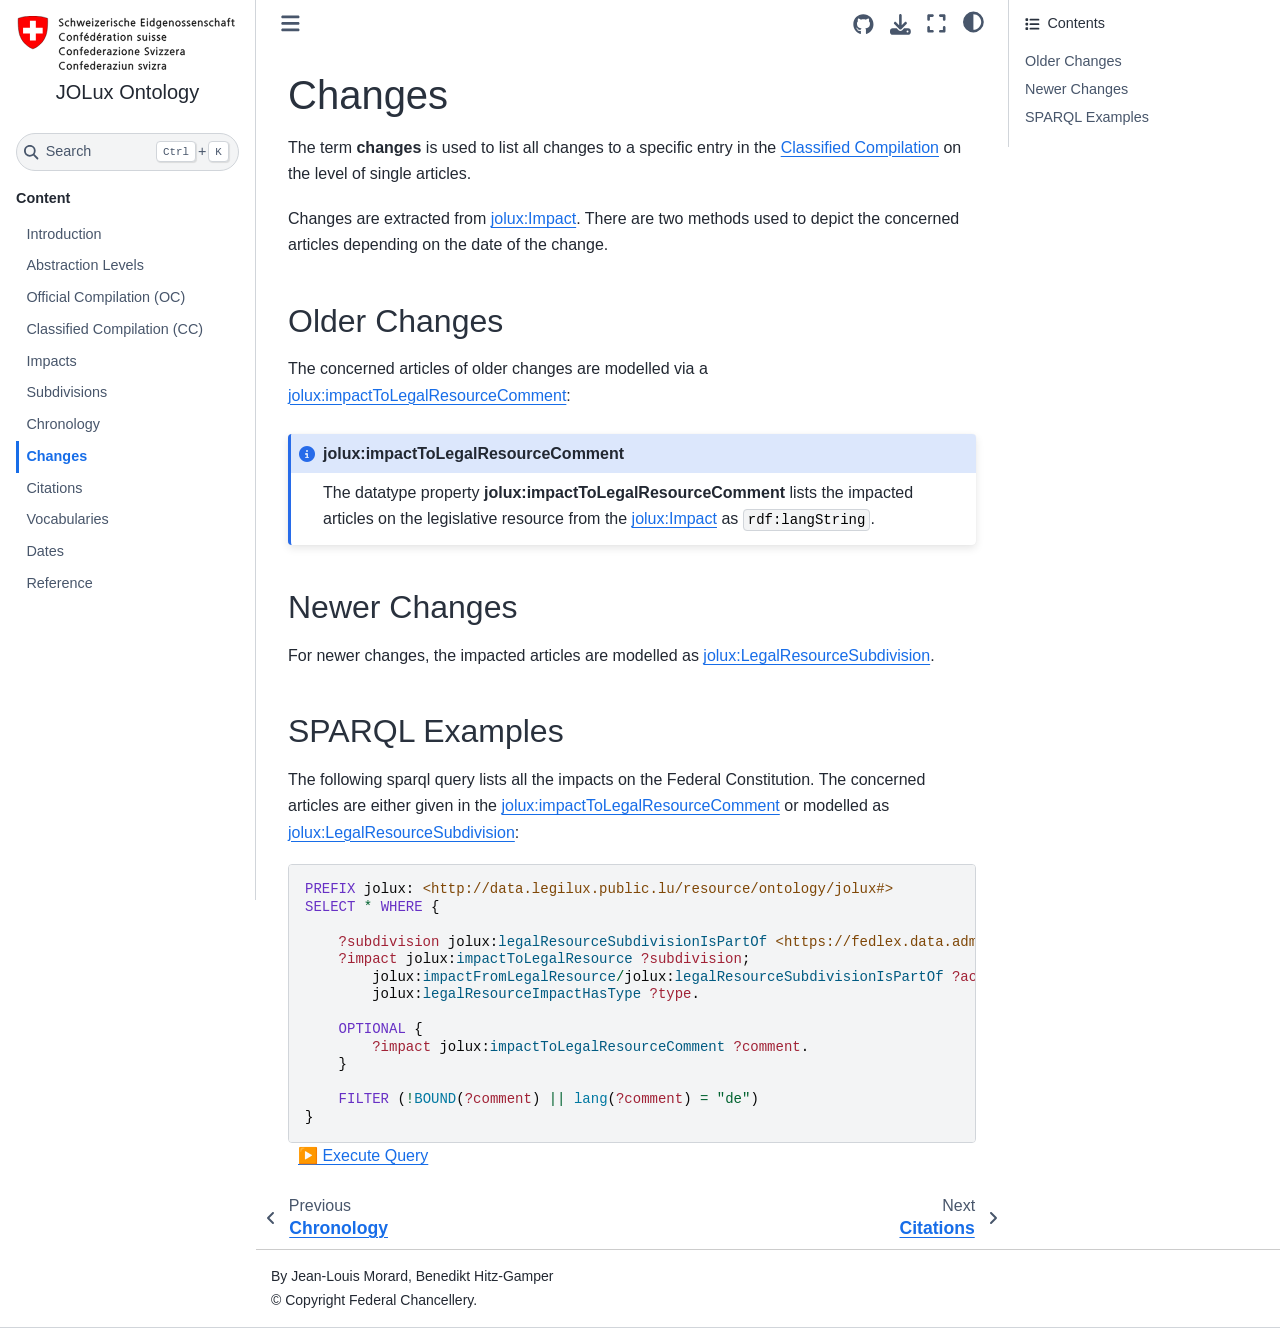
<file: changes.html>
<!DOCTYPE html>


<html lang="en" data-content_root="./" >

  <head>
    <meta charset="utf-8" />
    <meta name="viewport" content="width=device-width, initial-scale=1.0" /><meta name="viewport" content="width=device-width, initial-scale=1" />

    <title>Changes &#8212; JOLux 0.1 documentation</title>
  
  
  
  <script data-cfasync="false">
    document.documentElement.dataset.mode = localStorage.getItem("mode") || "";
    document.documentElement.dataset.theme = localStorage.getItem("theme") || "";
  </script>
  
  <!-- Loaded before other Sphinx assets -->
  <link href="_static/styles/theme.css?digest=dfe6caa3a7d634c4db9b" rel="stylesheet" />
<link href="_static/styles/bootstrap.css?digest=dfe6caa3a7d634c4db9b" rel="stylesheet" />
<link href="_static/styles/pydata-sphinx-theme.css?digest=dfe6caa3a7d634c4db9b" rel="stylesheet" />

  
  <link href="_static/vendor/fontawesome/6.5.2/css/all.min.css?digest=dfe6caa3a7d634c4db9b" rel="stylesheet" />
  <link rel="preload" as="font" type="font/woff2" crossorigin href="_static/vendor/fontawesome/6.5.2/webfonts/fa-solid-900.woff2" />
<link rel="preload" as="font" type="font/woff2" crossorigin href="_static/vendor/fontawesome/6.5.2/webfonts/fa-brands-400.woff2" />
<link rel="preload" as="font" type="font/woff2" crossorigin href="_static/vendor/fontawesome/6.5.2/webfonts/fa-regular-400.woff2" />

    <link rel="stylesheet" type="text/css" href="_static/pygments.css?v=a746c00c" />
    <link rel="stylesheet" type="text/css" href="_static/styles/sphinx-book-theme.css?v=a3416100" />
    <link rel="stylesheet" type="text/css" href="_static/custom.css?v=b0813e71" />
  
  <!-- Pre-loaded scripts that we'll load fully later -->
  <link rel="preload" as="script" href="_static/scripts/bootstrap.js?digest=dfe6caa3a7d634c4db9b" />
<link rel="preload" as="script" href="_static/scripts/pydata-sphinx-theme.js?digest=dfe6caa3a7d634c4db9b" />
  <script src="_static/vendor/fontawesome/6.5.2/js/all.min.js?digest=dfe6caa3a7d634c4db9b"></script>

    <script src="_static/documentation_options.js?v=e1a75a79"></script>
    <script src="_static/doctools.js?v=9bcbadda"></script>
    <script src="_static/sphinx_highlight.js?v=dc90522c"></script>
    <script src="_static/sparql_link.js?v=f695a40a"></script>
    <script src="_static/scripts/sphinx-book-theme.js?v=887ef09a"></script>
    <script>DOCUMENTATION_OPTIONS.pagename = 'changes';</script>
    <link rel="index" title="Index" href="genindex.html" />
    <link rel="search" title="Search" href="search.html" />
    <link rel="next" title="Citations" href="citations.html" />
    <link rel="prev" title="Chronology" href="chronology.html" />
  <meta name="viewport" content="width=device-width, initial-scale=1"/>
  <meta name="docsearch:language" content="en"/>
  </head>
  
  
  <body data-bs-spy="scroll" data-bs-target=".bd-toc-nav" data-offset="180" data-bs-root-margin="0px 0px -60%" data-default-mode="">

  
  
  <div id="pst-skip-link" class="skip-link d-print-none"><a href="#main-content">Skip to main content</a></div>
  
  <div id="pst-scroll-pixel-helper"></div>
  
  <button type="button" class="btn rounded-pill" id="pst-back-to-top">
    <i class="fa-solid fa-arrow-up"></i>Back to top</button>

  
  <input type="checkbox"
          class="sidebar-toggle"
          id="pst-primary-sidebar-checkbox"/>
  <label class="overlay overlay-primary" for="pst-primary-sidebar-checkbox"></label>
  
  <input type="checkbox"
          class="sidebar-toggle"
          id="pst-secondary-sidebar-checkbox"/>
  <label class="overlay overlay-secondary" for="pst-secondary-sidebar-checkbox"></label>
  
  <div class="search-button__wrapper">
    <div class="search-button__overlay"></div>
    <div class="search-button__search-container">
<form class="bd-search d-flex align-items-center"
      action="search.html"
      method="get">
  <i class="fa-solid fa-magnifying-glass"></i>
  <input type="search"
         class="form-control"
         name="q"
         id="search-input"
         placeholder="Search..."
         aria-label="Search..."
         autocomplete="off"
         autocorrect="off"
         autocapitalize="off"
         spellcheck="false"/>
  <span class="search-button__kbd-shortcut"><kbd class="kbd-shortcut__modifier">Ctrl</kbd>+<kbd>K</kbd></span>
</form></div>
  </div>

  <div class="pst-async-banner-revealer d-none">
  <aside id="bd-header-version-warning" class="d-none d-print-none" aria-label="Version warning"></aside>
</div>

  
    <header class="bd-header navbar navbar-expand-lg bd-navbar d-print-none">
    </header>
  

  <div class="bd-container">
    <div class="bd-container__inner bd-page-width">
      
      
      
      <div class="bd-sidebar-primary bd-sidebar">
        

  
  <div class="sidebar-header-items sidebar-primary__section">
    
    
    
    
  </div>
  
    <div class="sidebar-primary-items__start sidebar-primary__section">
        <div class="sidebar-primary-item">

  
     
  

<a class="navbar-brand logo" href="https://swiss.github.io/jolux">
  
  
  
  
  
    
    
      
    
    
    <img src="_static/logo-ch.svg" class="logo__image only-light" alt=""/>
    <script>document.write(`<img src="_static/logo-ch.svg" class="logo__image only-dark" alt=""/>`);</script>
  
  
    <p class="title logo__title">JOLux Ontology</p>
  
</a></div>
        <div class="sidebar-primary-item">

 <script>
 document.write(`
   <button class="btn search-button-field search-button__button" title="Search" aria-label="Search" data-bs-placement="bottom" data-bs-toggle="tooltip">
    <i class="fa-solid fa-magnifying-glass"></i>
    <span class="search-button__default-text">Search</span>
    <span class="search-button__kbd-shortcut"><kbd class="kbd-shortcut__modifier">Ctrl</kbd>+<kbd class="kbd-shortcut__modifier">K</kbd></span>
   </button>
 `);
 </script></div>
        <div class="sidebar-primary-item"><nav class="bd-links bd-docs-nav" aria-label="Main">
    <div class="bd-toc-item navbar-nav active">
        <p aria-level="2" class="caption" role="heading"><span class="caption-text">Content</span></p>
<ul class="current nav bd-sidenav">
<li class="toctree-l1"><a class="reference internal" href="index.html">Introduction</a></li>
<li class="toctree-l1"><a class="reference internal" href="abstraction_levels.html">Abstraction Levels</a></li>
<li class="toctree-l1"><a class="reference internal" href="official_compilation.html">Official Compilation (OC)</a></li>
<li class="toctree-l1"><a class="reference internal" href="classified_compilation.html">Classified Compilation (CC)</a></li>
<li class="toctree-l1"><a class="reference internal" href="impacts.html">Impacts</a></li>
<li class="toctree-l1"><a class="reference internal" href="subdivisions.html">Subdivisions</a></li>
<li class="toctree-l1"><a class="reference internal" href="chronology.html">Chronology</a></li>
<li class="toctree-l1 current active"><a class="current reference internal" href="#">Changes</a></li>
<li class="toctree-l1"><a class="reference internal" href="citations.html">Citations</a></li>
<li class="toctree-l1"><a class="reference internal" href="vocabularies.html">Vocabularies</a></li>
<li class="toctree-l1"><a class="reference internal" href="dates.html">Dates</a></li>
<li class="toctree-l1"><a class="reference internal" href="reference.html">Reference</a></li>
</ul>

    </div>
</nav></div>
    </div>
  
  
  <div class="sidebar-primary-items__end sidebar-primary__section">
  </div>
  
  <div id="rtd-footer-container"></div>


      </div>
      
      <main id="main-content" class="bd-main" role="main">
        
        

<div class="sbt-scroll-pixel-helper"></div>

          <div class="bd-content">
            <div class="bd-article-container">
              
              <div class="bd-header-article d-print-none">
<div class="header-article-items header-article__inner">
  
    <div class="header-article-items__start">
      
        <div class="header-article-item"><button class="sidebar-toggle primary-toggle btn btn-sm" title="Toggle primary sidebar" data-bs-placement="bottom" data-bs-toggle="tooltip">
  <span class="fa-solid fa-bars"></span>
</button></div>
      
    </div>
  
  
    <div class="header-article-items__end">
      
        <div class="header-article-item">

<div class="article-header-buttons">





<div class="dropdown dropdown-source-buttons">
  <button class="btn dropdown-toggle" type="button" data-bs-toggle="dropdown" aria-expanded="false" aria-label="Source repositories">
    <i class="fab fa-github"></i>
  </button>
  <ul class="dropdown-menu">
      
      
      
      <li><a href="https://github.com/swiss/jolux" target="_blank"
   class="btn btn-sm btn-source-repository-button dropdown-item"
   title="Source repository"
   data-bs-placement="left" data-bs-toggle="tooltip"
>
  

<span class="btn__icon-container">
  <i class="fab fa-github"></i>
  </span>
<span class="btn__text-container">Repository</span>
</a>
</li>
      
      
      
      
      <li><a href="https://github.com/swiss/jolux/blob/main/doc/changes.md?plain=1" target="_blank"
   class="btn btn-sm btn-source-file-button dropdown-item"
   title="Show source"
   data-bs-placement="left" data-bs-toggle="tooltip"
>
  

<span class="btn__icon-container">
  <i class="fas fa-code"></i>
  </span>
<span class="btn__text-container">Show source</span>
</a>
</li>
      
      
      
      
      <li><a href="https://github.com/swiss/jolux/edit/main/doc/changes.md" target="_blank"
   class="btn btn-sm btn-source-edit-button dropdown-item"
   title="Suggest edit"
   data-bs-placement="left" data-bs-toggle="tooltip"
>
  

<span class="btn__icon-container">
  <i class="fas fa-pencil-alt"></i>
  </span>
<span class="btn__text-container">Suggest edit</span>
</a>
</li>
      
      
      
      
      <li><a href="https://github.com/swiss/jolux/issues/new?title=Issue%20on%20page%20%2Fchanges.html&body=Your%20issue%20content%20here." target="_blank"
   class="btn btn-sm btn-source-issues-button dropdown-item"
   title="Open an issue"
   data-bs-placement="left" data-bs-toggle="tooltip"
>
  

<span class="btn__icon-container">
  <i class="fas fa-lightbulb"></i>
  </span>
<span class="btn__text-container">Open issue</span>
</a>
</li>
      
  </ul>
</div>






<div class="dropdown dropdown-download-buttons">
  <button class="btn dropdown-toggle" type="button" data-bs-toggle="dropdown" aria-expanded="false" aria-label="Download this page">
    <i class="fas fa-download"></i>
  </button>
  <ul class="dropdown-menu">
      
      
      
      <li><a href="_sources/changes.md" target="_blank"
   class="btn btn-sm btn-download-source-button dropdown-item"
   title="Download source file"
   data-bs-placement="left" data-bs-toggle="tooltip"
>
  

<span class="btn__icon-container">
  <i class="fas fa-file"></i>
  </span>
<span class="btn__text-container">.md</span>
</a>
</li>
      
      
      
      
      <li>
<button onclick="window.print()"
  class="btn btn-sm btn-download-pdf-button dropdown-item"
  title="Print to PDF"
  data-bs-placement="left" data-bs-toggle="tooltip"
>
  

<span class="btn__icon-container">
  <i class="fas fa-file-pdf"></i>
  </span>
<span class="btn__text-container">.pdf</span>
</button>
</li>
      
  </ul>
</div>




<button onclick="toggleFullScreen()"
  class="btn btn-sm btn-fullscreen-button"
  title="Fullscreen mode"
  data-bs-placement="bottom" data-bs-toggle="tooltip"
>
  

<span class="btn__icon-container">
  <i class="fas fa-expand"></i>
  </span>

</button>



<script>
document.write(`
  <button class="btn btn-sm nav-link pst-navbar-icon theme-switch-button" title="light/dark" aria-label="light/dark" data-bs-placement="bottom" data-bs-toggle="tooltip">
    <i class="theme-switch fa-solid fa-sun fa-lg" data-mode="light"></i>
    <i class="theme-switch fa-solid fa-moon fa-lg" data-mode="dark"></i>
    <i class="theme-switch fa-solid fa-circle-half-stroke fa-lg" data-mode="auto"></i>
  </button>
`);
</script>


<script>
document.write(`
  <button class="btn btn-sm pst-navbar-icon search-button search-button__button" title="Search" aria-label="Search" data-bs-placement="bottom" data-bs-toggle="tooltip">
    <i class="fa-solid fa-magnifying-glass fa-lg"></i>
  </button>
`);
</script>
<button class="sidebar-toggle secondary-toggle btn btn-sm" title="Toggle secondary sidebar" data-bs-placement="bottom" data-bs-toggle="tooltip">
    <span class="fa-solid fa-list"></span>
</button>
</div></div>
      
    </div>
  
</div>
</div>
              
              

<div id="jb-print-docs-body" class="onlyprint">
    <h1>Changes</h1>
    <!-- Table of contents -->
    <div id="print-main-content">
        <div id="jb-print-toc">
            
            <div>
                <h2> Contents </h2>
            </div>
            <nav aria-label="Page">
                <ul class="visible nav section-nav flex-column">
<li class="toc-h2 nav-item toc-entry"><a class="reference internal nav-link" href="#older-changes">Older Changes</a></li>
<li class="toc-h2 nav-item toc-entry"><a class="reference internal nav-link" href="#newer-changes">Newer Changes</a></li>
<li class="toc-h2 nav-item toc-entry"><a class="reference internal nav-link" href="#sparql-examples">SPARQL Examples</a></li>
</ul>
            </nav>
        </div>
    </div>
</div>

              
                
<div id="searchbox"></div>
                <article class="bd-article">
                  
  <section id="changes">
<h1>Changes<a class="headerlink" href="#changes" title="Link to this heading">#</a></h1>
<p>The term <strong>changes</strong> is used to list all changes to a specific entry in the <a class="reference internal" href="classified_compilation.html"><span class="std std-doc">Classified Compilation</span></a> on the level of single articles.</p>
<p>Changes are extracted from <a class="reference internal" href="impacts.html#impact"><span class="std std-ref">jolux:Impact</span></a>. There are two methods used to depict the concerned articles depending on the date of the change.</p>
<section id="older-changes">
<h2>Older Changes<a class="headerlink" href="#older-changes" title="Link to this heading">#</a></h2>
<p>The concerned articles of older changes are modelled via a <a class="reference internal" href="#impacttolegalresourcecomment"><span class="std std-ref">jolux:impactToLegalResourceComment</span></a>:</p>
<div class="note admonition" id="impacttolegalresourcecomment">
<p class="admonition-title">jolux:impactToLegalResourceComment</p>
<p>The datatype property <strong>jolux:impactToLegalResourceComment</strong> lists the impacted articles on the legislative resource from the <a class="reference internal" href="impacts.html#impact"><span class="std std-ref">jolux:Impact</span></a> as <code class="docutils literal notranslate"><span class="pre">rdf:langString</span></code>.</p>
</div>
</section>
<section id="newer-changes">
<h2>Newer Changes<a class="headerlink" href="#newer-changes" title="Link to this heading">#</a></h2>
<p>For newer changes, the impacted articles are modelled as <a class="reference internal" href="subdivisions.html#legalresourcesubdivision"><span class="std std-ref">jolux:LegalResourceSubdivision</span></a>.</p>
</section>
<section id="sparql-examples">
<h2>SPARQL Examples<a class="headerlink" href="#sparql-examples" title="Link to this heading">#</a></h2>
<p>The following sparql query lists all the impacts on the Federal Constitution. The concerned articles are either given in the <a class="reference internal" href="#impacttolegalresourcecomment"><span class="std std-ref">jolux:impactToLegalResourceComment</span></a> or modelled as <a class="reference internal" href="subdivisions.html#legalresourcesubdivision"><span class="std std-ref">jolux:LegalResourceSubdivision</span></a>:</p>
<div class="highlight-sparql notranslate"><div class="highlight"><pre><span></span><span class="k">PREFIX</span> <span class="nn">jolux</span><span class="p">:</span> <span class="nl">&lt;http://data.legilux.public.lu/resource/ontology/jolux#&gt;</span>
<span class="k">SELECT</span> <span class="o">*</span> <span class="k">WHERE</span> <span class="p">{</span>

    <span class="nv">?subdivision</span> <span class="nn">jolux</span><span class="p">:</span><span class="nt">legalResourceSubdivisionIsPartOf</span> <span class="nl">&lt;https://fedlex.data.admin.ch/eli/cc/1999/404&gt;</span><span class="p">.</span>
    <span class="nv">?impact</span> <span class="nn">jolux</span><span class="p">:</span><span class="nt">impactToLegalResource</span> <span class="nv">?subdivision</span><span class="p">;</span>
        <span class="nn">jolux</span><span class="p">:</span><span class="nt">impactFromLegalResource</span><span class="o">/</span><span class="nn">jolux</span><span class="p">:</span><span class="nt">legalResourceSubdivisionIsPartOf</span> <span class="nv">?act</span><span class="p">;</span>
        <span class="nn">jolux</span><span class="p">:</span><span class="nt">legalResourceImpactHasType</span> <span class="nv">?type</span><span class="p">.</span>
  
    <span class="k">OPTIONAL</span> <span class="p">{</span>
        <span class="nv">?impact</span> <span class="nn">jolux</span><span class="p">:</span><span class="nt">impactToLegalResourceComment</span> <span class="nv">?comment</span><span class="p">.</span>
    <span class="p">}</span>
    
    <span class="k">FILTER</span> <span class="p">(</span><span class="o">!</span><span class="nf">BOUND</span><span class="p">(</span><span class="nv">?comment</span><span class="p">)</span> <span class="o">||</span> <span class="nf">lang</span><span class="p">(</span><span class="nv">?comment</span><span class="p">)</span> <span class="o">=</span> <span class="s">&quot;de&quot;</span><span class="p">)</span>
<span class="p">}</span>
</pre></div>
</div>
</section>
</section>


                </article>
              

              
              
              
              
                <footer class="prev-next-footer d-print-none">
                  
<div class="prev-next-area">
    <a class="left-prev"
       href="chronology.html"
       title="previous page">
      <i class="fa-solid fa-angle-left"></i>
      <div class="prev-next-info">
        <p class="prev-next-subtitle">previous</p>
        <p class="prev-next-title">Chronology</p>
      </div>
    </a>
    <a class="right-next"
       href="citations.html"
       title="next page">
      <div class="prev-next-info">
        <p class="prev-next-subtitle">next</p>
        <p class="prev-next-title">Citations</p>
      </div>
      <i class="fa-solid fa-angle-right"></i>
    </a>
</div>
                </footer>
              
            </div>
            
            
              
                <div class="bd-sidebar-secondary bd-toc"><div class="sidebar-secondary-items sidebar-secondary__inner">


  <div class="sidebar-secondary-item">
  <div class="page-toc tocsection onthispage">
    <i class="fa-solid fa-list"></i> Contents
  </div>
  <nav class="bd-toc-nav page-toc">
    <ul class="visible nav section-nav flex-column">
<li class="toc-h2 nav-item toc-entry"><a class="reference internal nav-link" href="#older-changes">Older Changes</a></li>
<li class="toc-h2 nav-item toc-entry"><a class="reference internal nav-link" href="#newer-changes">Newer Changes</a></li>
<li class="toc-h2 nav-item toc-entry"><a class="reference internal nav-link" href="#sparql-examples">SPARQL Examples</a></li>
</ul>
  </nav></div>

</div></div>
              
            
          </div>
          <footer class="bd-footer-content">
            
<div class="bd-footer-content__inner container">
  
  <div class="footer-item">
    
<p class="component-author">
By Jean-Louis Morard, Benedikt Hitz-Gamper
</p>

  </div>
  
  <div class="footer-item">
    

  <p class="copyright">
    
      © Copyright Federal Chancellery.
      <br/>
    
  </p>

  </div>
  
  <div class="footer-item">
    
  </div>
  
  <div class="footer-item">
    
  </div>
  
</div>
          </footer>
        

      </main>
    </div>
  </div>
  
  <!-- Scripts loaded after <body> so the DOM is not blocked -->
  <script src="_static/scripts/bootstrap.js?digest=dfe6caa3a7d634c4db9b"></script>
<script src="_static/scripts/pydata-sphinx-theme.js?digest=dfe6caa3a7d634c4db9b"></script>

  <footer class="bd-footer">
  </footer>
  </body>
</html>
</file>
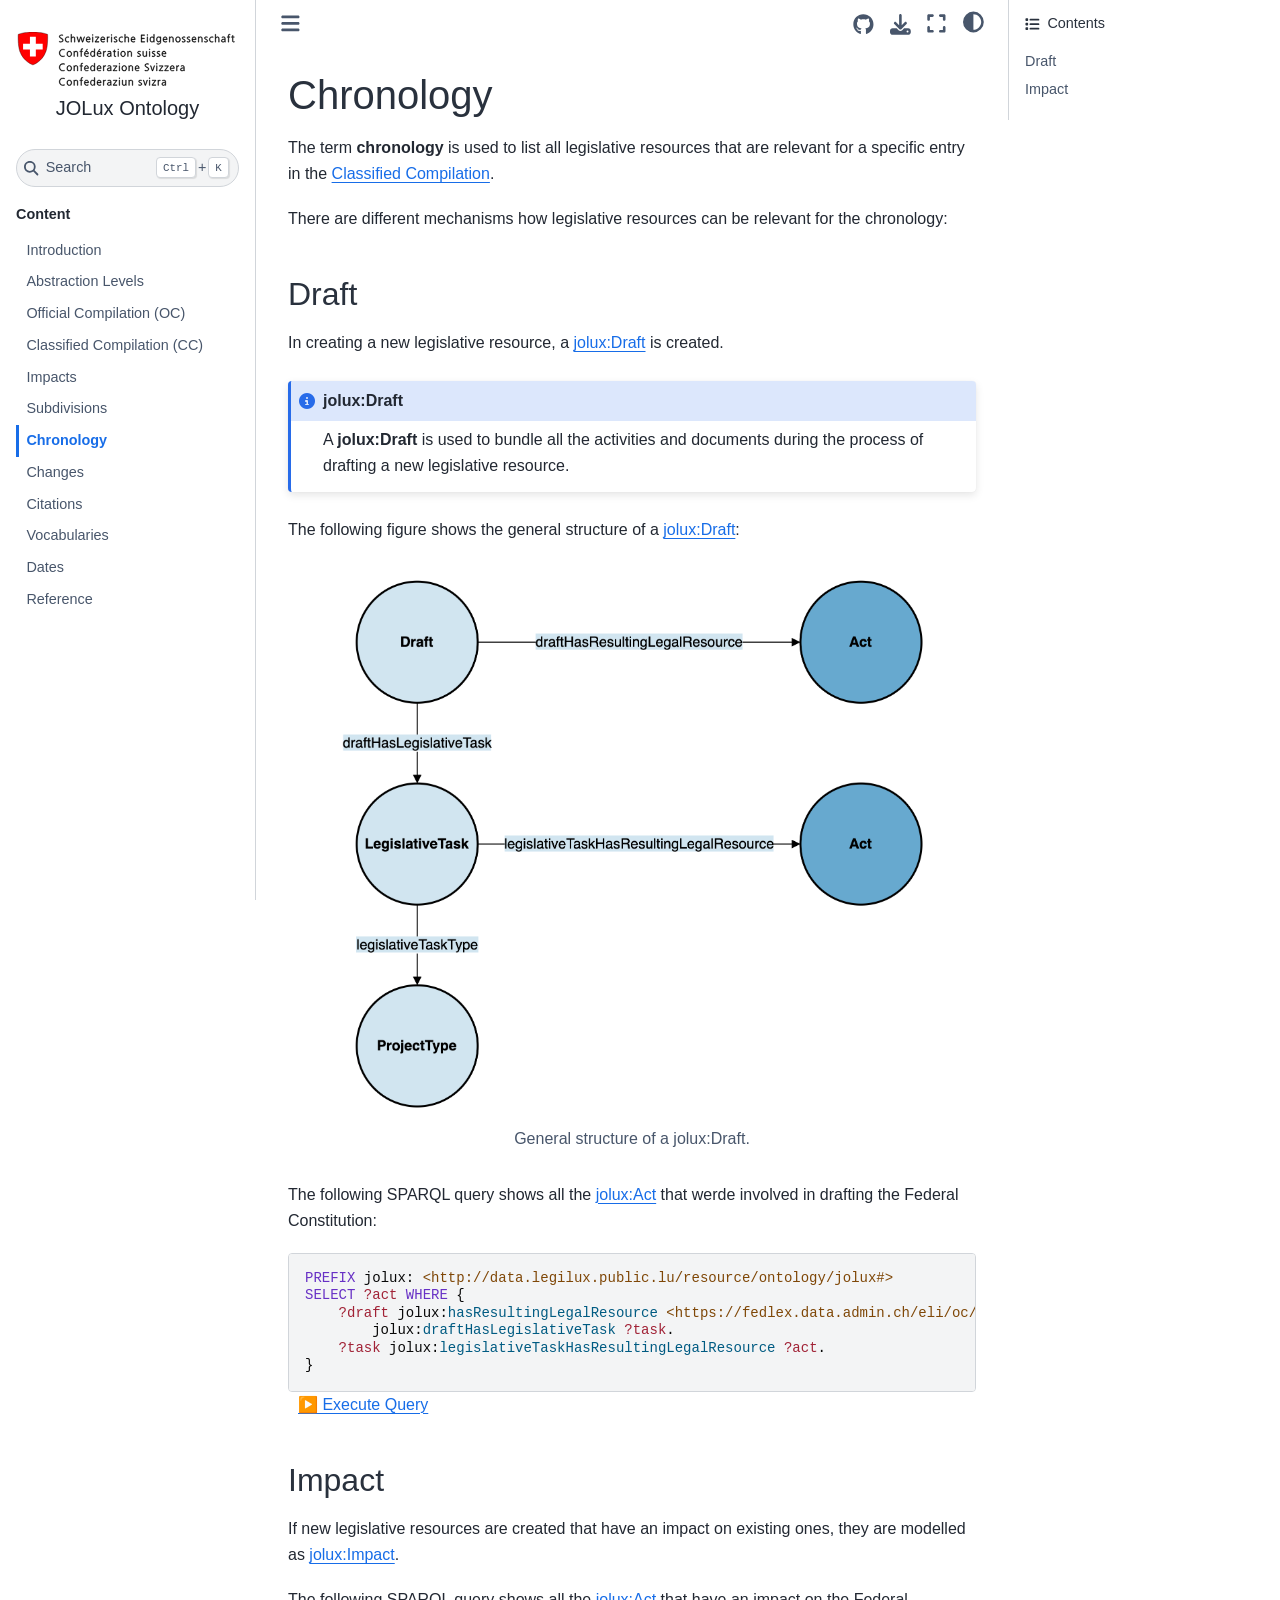
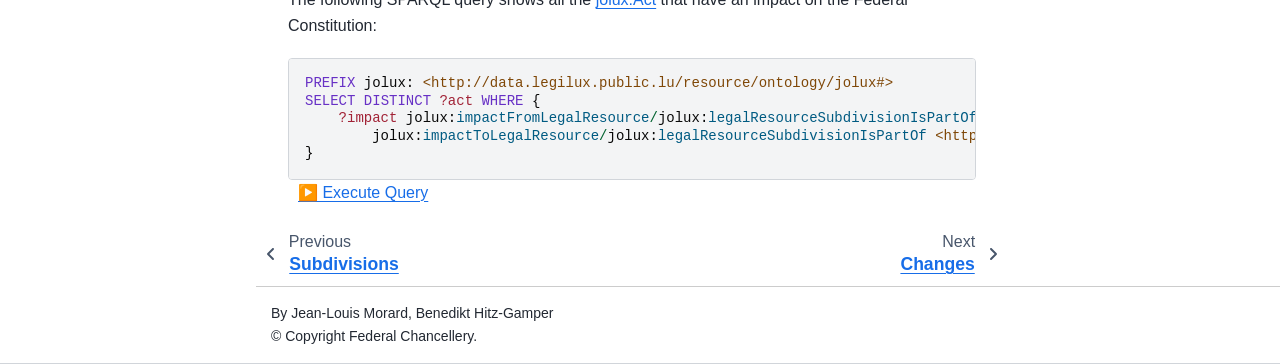
<file: chronology.html>
<!DOCTYPE html>


<html lang="en" data-content_root="./" >

  <head>
    <meta charset="utf-8" />
    <meta name="viewport" content="width=device-width, initial-scale=1.0" /><meta name="viewport" content="width=device-width, initial-scale=1" />

    <title>Chronology &#8212; JOLux 0.1 documentation</title>
  
  
  
  <script data-cfasync="false">
    document.documentElement.dataset.mode = localStorage.getItem("mode") || "";
    document.documentElement.dataset.theme = localStorage.getItem("theme") || "";
  </script>
  
  <!-- Loaded before other Sphinx assets -->
  <link href="_static/styles/theme.css?digest=dfe6caa3a7d634c4db9b" rel="stylesheet" />
<link href="_static/styles/bootstrap.css?digest=dfe6caa3a7d634c4db9b" rel="stylesheet" />
<link href="_static/styles/pydata-sphinx-theme.css?digest=dfe6caa3a7d634c4db9b" rel="stylesheet" />

  
  <link href="_static/vendor/fontawesome/6.5.2/css/all.min.css?digest=dfe6caa3a7d634c4db9b" rel="stylesheet" />
  <link rel="preload" as="font" type="font/woff2" crossorigin href="_static/vendor/fontawesome/6.5.2/webfonts/fa-solid-900.woff2" />
<link rel="preload" as="font" type="font/woff2" crossorigin href="_static/vendor/fontawesome/6.5.2/webfonts/fa-brands-400.woff2" />
<link rel="preload" as="font" type="font/woff2" crossorigin href="_static/vendor/fontawesome/6.5.2/webfonts/fa-regular-400.woff2" />

    <link rel="stylesheet" type="text/css" href="_static/pygments.css?v=a746c00c" />
    <link rel="stylesheet" type="text/css" href="_static/styles/sphinx-book-theme.css?v=a3416100" />
    <link rel="stylesheet" type="text/css" href="_static/custom.css?v=b0813e71" />
  
  <!-- Pre-loaded scripts that we'll load fully later -->
  <link rel="preload" as="script" href="_static/scripts/bootstrap.js?digest=dfe6caa3a7d634c4db9b" />
<link rel="preload" as="script" href="_static/scripts/pydata-sphinx-theme.js?digest=dfe6caa3a7d634c4db9b" />
  <script src="_static/vendor/fontawesome/6.5.2/js/all.min.js?digest=dfe6caa3a7d634c4db9b"></script>

    <script src="_static/documentation_options.js?v=e1a75a79"></script>
    <script src="_static/doctools.js?v=9bcbadda"></script>
    <script src="_static/sphinx_highlight.js?v=dc90522c"></script>
    <script src="_static/sparql_link.js?v=f695a40a"></script>
    <script src="_static/scripts/sphinx-book-theme.js?v=887ef09a"></script>
    <script>DOCUMENTATION_OPTIONS.pagename = 'chronology';</script>
    <link rel="index" title="Index" href="genindex.html" />
    <link rel="search" title="Search" href="search.html" />
    <link rel="next" title="Changes" href="changes.html" />
    <link rel="prev" title="Subdivisions" href="subdivisions.html" />
  <meta name="viewport" content="width=device-width, initial-scale=1"/>
  <meta name="docsearch:language" content="en"/>
  </head>
  
  
  <body data-bs-spy="scroll" data-bs-target=".bd-toc-nav" data-offset="180" data-bs-root-margin="0px 0px -60%" data-default-mode="">

  
  
  <div id="pst-skip-link" class="skip-link d-print-none"><a href="#main-content">Skip to main content</a></div>
  
  <div id="pst-scroll-pixel-helper"></div>
  
  <button type="button" class="btn rounded-pill" id="pst-back-to-top">
    <i class="fa-solid fa-arrow-up"></i>Back to top</button>

  
  <input type="checkbox"
          class="sidebar-toggle"
          id="pst-primary-sidebar-checkbox"/>
  <label class="overlay overlay-primary" for="pst-primary-sidebar-checkbox"></label>
  
  <input type="checkbox"
          class="sidebar-toggle"
          id="pst-secondary-sidebar-checkbox"/>
  <label class="overlay overlay-secondary" for="pst-secondary-sidebar-checkbox"></label>
  
  <div class="search-button__wrapper">
    <div class="search-button__overlay"></div>
    <div class="search-button__search-container">
<form class="bd-search d-flex align-items-center"
      action="search.html"
      method="get">
  <i class="fa-solid fa-magnifying-glass"></i>
  <input type="search"
         class="form-control"
         name="q"
         id="search-input"
         placeholder="Search..."
         aria-label="Search..."
         autocomplete="off"
         autocorrect="off"
         autocapitalize="off"
         spellcheck="false"/>
  <span class="search-button__kbd-shortcut"><kbd class="kbd-shortcut__modifier">Ctrl</kbd>+<kbd>K</kbd></span>
</form></div>
  </div>

  <div class="pst-async-banner-revealer d-none">
  <aside id="bd-header-version-warning" class="d-none d-print-none" aria-label="Version warning"></aside>
</div>

  
    <header class="bd-header navbar navbar-expand-lg bd-navbar d-print-none">
    </header>
  

  <div class="bd-container">
    <div class="bd-container__inner bd-page-width">
      
      
      
      <div class="bd-sidebar-primary bd-sidebar">
        

  
  <div class="sidebar-header-items sidebar-primary__section">
    
    
    
    
  </div>
  
    <div class="sidebar-primary-items__start sidebar-primary__section">
        <div class="sidebar-primary-item">

  
     
  

<a class="navbar-brand logo" href="https://swiss.github.io/jolux">
  
  
  
  
  
    
    
      
    
    
    <img src="_static/logo-ch.svg" class="logo__image only-light" alt=""/>
    <script>document.write(`<img src="_static/logo-ch.svg" class="logo__image only-dark" alt=""/>`);</script>
  
  
    <p class="title logo__title">JOLux Ontology</p>
  
</a></div>
        <div class="sidebar-primary-item">

 <script>
 document.write(`
   <button class="btn search-button-field search-button__button" title="Search" aria-label="Search" data-bs-placement="bottom" data-bs-toggle="tooltip">
    <i class="fa-solid fa-magnifying-glass"></i>
    <span class="search-button__default-text">Search</span>
    <span class="search-button__kbd-shortcut"><kbd class="kbd-shortcut__modifier">Ctrl</kbd>+<kbd class="kbd-shortcut__modifier">K</kbd></span>
   </button>
 `);
 </script></div>
        <div class="sidebar-primary-item"><nav class="bd-links bd-docs-nav" aria-label="Main">
    <div class="bd-toc-item navbar-nav active">
        <p aria-level="2" class="caption" role="heading"><span class="caption-text">Content</span></p>
<ul class="current nav bd-sidenav">
<li class="toctree-l1"><a class="reference internal" href="index.html">Introduction</a></li>
<li class="toctree-l1"><a class="reference internal" href="abstraction_levels.html">Abstraction Levels</a></li>
<li class="toctree-l1"><a class="reference internal" href="official_compilation.html">Official Compilation (OC)</a></li>
<li class="toctree-l1"><a class="reference internal" href="classified_compilation.html">Classified Compilation (CC)</a></li>
<li class="toctree-l1"><a class="reference internal" href="impacts.html">Impacts</a></li>
<li class="toctree-l1"><a class="reference internal" href="subdivisions.html">Subdivisions</a></li>
<li class="toctree-l1 current active"><a class="current reference internal" href="#">Chronology</a></li>
<li class="toctree-l1"><a class="reference internal" href="changes.html">Changes</a></li>
<li class="toctree-l1"><a class="reference internal" href="citations.html">Citations</a></li>
<li class="toctree-l1"><a class="reference internal" href="vocabularies.html">Vocabularies</a></li>
<li class="toctree-l1"><a class="reference internal" href="dates.html">Dates</a></li>
<li class="toctree-l1"><a class="reference internal" href="reference.html">Reference</a></li>
</ul>

    </div>
</nav></div>
    </div>
  
  
  <div class="sidebar-primary-items__end sidebar-primary__section">
  </div>
  
  <div id="rtd-footer-container"></div>


      </div>
      
      <main id="main-content" class="bd-main" role="main">
        
        

<div class="sbt-scroll-pixel-helper"></div>

          <div class="bd-content">
            <div class="bd-article-container">
              
              <div class="bd-header-article d-print-none">
<div class="header-article-items header-article__inner">
  
    <div class="header-article-items__start">
      
        <div class="header-article-item"><button class="sidebar-toggle primary-toggle btn btn-sm" title="Toggle primary sidebar" data-bs-placement="bottom" data-bs-toggle="tooltip">
  <span class="fa-solid fa-bars"></span>
</button></div>
      
    </div>
  
  
    <div class="header-article-items__end">
      
        <div class="header-article-item">

<div class="article-header-buttons">





<div class="dropdown dropdown-source-buttons">
  <button class="btn dropdown-toggle" type="button" data-bs-toggle="dropdown" aria-expanded="false" aria-label="Source repositories">
    <i class="fab fa-github"></i>
  </button>
  <ul class="dropdown-menu">
      
      
      
      <li><a href="https://github.com/swiss/jolux" target="_blank"
   class="btn btn-sm btn-source-repository-button dropdown-item"
   title="Source repository"
   data-bs-placement="left" data-bs-toggle="tooltip"
>
  

<span class="btn__icon-container">
  <i class="fab fa-github"></i>
  </span>
<span class="btn__text-container">Repository</span>
</a>
</li>
      
      
      
      
      <li><a href="https://github.com/swiss/jolux/blob/main/doc/chronology.md?plain=1" target="_blank"
   class="btn btn-sm btn-source-file-button dropdown-item"
   title="Show source"
   data-bs-placement="left" data-bs-toggle="tooltip"
>
  

<span class="btn__icon-container">
  <i class="fas fa-code"></i>
  </span>
<span class="btn__text-container">Show source</span>
</a>
</li>
      
      
      
      
      <li><a href="https://github.com/swiss/jolux/edit/main/doc/chronology.md" target="_blank"
   class="btn btn-sm btn-source-edit-button dropdown-item"
   title="Suggest edit"
   data-bs-placement="left" data-bs-toggle="tooltip"
>
  

<span class="btn__icon-container">
  <i class="fas fa-pencil-alt"></i>
  </span>
<span class="btn__text-container">Suggest edit</span>
</a>
</li>
      
      
      
      
      <li><a href="https://github.com/swiss/jolux/issues/new?title=Issue%20on%20page%20%2Fchronology.html&body=Your%20issue%20content%20here." target="_blank"
   class="btn btn-sm btn-source-issues-button dropdown-item"
   title="Open an issue"
   data-bs-placement="left" data-bs-toggle="tooltip"
>
  

<span class="btn__icon-container">
  <i class="fas fa-lightbulb"></i>
  </span>
<span class="btn__text-container">Open issue</span>
</a>
</li>
      
  </ul>
</div>






<div class="dropdown dropdown-download-buttons">
  <button class="btn dropdown-toggle" type="button" data-bs-toggle="dropdown" aria-expanded="false" aria-label="Download this page">
    <i class="fas fa-download"></i>
  </button>
  <ul class="dropdown-menu">
      
      
      
      <li><a href="_sources/chronology.md" target="_blank"
   class="btn btn-sm btn-download-source-button dropdown-item"
   title="Download source file"
   data-bs-placement="left" data-bs-toggle="tooltip"
>
  

<span class="btn__icon-container">
  <i class="fas fa-file"></i>
  </span>
<span class="btn__text-container">.md</span>
</a>
</li>
      
      
      
      
      <li>
<button onclick="window.print()"
  class="btn btn-sm btn-download-pdf-button dropdown-item"
  title="Print to PDF"
  data-bs-placement="left" data-bs-toggle="tooltip"
>
  

<span class="btn__icon-container">
  <i class="fas fa-file-pdf"></i>
  </span>
<span class="btn__text-container">.pdf</span>
</button>
</li>
      
  </ul>
</div>




<button onclick="toggleFullScreen()"
  class="btn btn-sm btn-fullscreen-button"
  title="Fullscreen mode"
  data-bs-placement="bottom" data-bs-toggle="tooltip"
>
  

<span class="btn__icon-container">
  <i class="fas fa-expand"></i>
  </span>

</button>



<script>
document.write(`
  <button class="btn btn-sm nav-link pst-navbar-icon theme-switch-button" title="light/dark" aria-label="light/dark" data-bs-placement="bottom" data-bs-toggle="tooltip">
    <i class="theme-switch fa-solid fa-sun fa-lg" data-mode="light"></i>
    <i class="theme-switch fa-solid fa-moon fa-lg" data-mode="dark"></i>
    <i class="theme-switch fa-solid fa-circle-half-stroke fa-lg" data-mode="auto"></i>
  </button>
`);
</script>


<script>
document.write(`
  <button class="btn btn-sm pst-navbar-icon search-button search-button__button" title="Search" aria-label="Search" data-bs-placement="bottom" data-bs-toggle="tooltip">
    <i class="fa-solid fa-magnifying-glass fa-lg"></i>
  </button>
`);
</script>
<button class="sidebar-toggle secondary-toggle btn btn-sm" title="Toggle secondary sidebar" data-bs-placement="bottom" data-bs-toggle="tooltip">
    <span class="fa-solid fa-list"></span>
</button>
</div></div>
      
    </div>
  
</div>
</div>
              
              

<div id="jb-print-docs-body" class="onlyprint">
    <h1>Chronology</h1>
    <!-- Table of contents -->
    <div id="print-main-content">
        <div id="jb-print-toc">
            
            <div>
                <h2> Contents </h2>
            </div>
            <nav aria-label="Page">
                <ul class="visible nav section-nav flex-column">
<li class="toc-h2 nav-item toc-entry"><a class="reference internal nav-link" href="#draft">Draft</a></li>
<li class="toc-h2 nav-item toc-entry"><a class="reference internal nav-link" href="#impact">Impact</a></li>
</ul>
            </nav>
        </div>
    </div>
</div>

              
                
<div id="searchbox"></div>
                <article class="bd-article">
                  
  <section id="chronology">
<h1>Chronology<a class="headerlink" href="#chronology" title="Link to this heading">#</a></h1>
<p>The term <strong>chronology</strong> is used to list all legislative resources that are relevant for a specific entry in the <a class="reference internal" href="classified_compilation.html"><span class="std std-doc">Classified Compilation</span></a>.</p>
<p>There are different mechanisms how legislative resources can be relevant for the chronology:</p>
<section id="draft">
<h2>Draft<a class="headerlink" href="#draft" title="Link to this heading">#</a></h2>
<p>In creating a new legislative resource, a <a class="reference internal" href="#id1"><span class="std std-ref">jolux:Draft</span></a> is created.</p>
<div class="note admonition" id="id1">
<p class="admonition-title">jolux:Draft</p>
<p>A <strong>jolux:Draft</strong> is used to bundle all the activities and documents during the process of drafting a new legislative resource.</p>
</div>
<p>The following figure shows the general structure of a <a class="reference internal" href="#id1"><span class="std std-ref">jolux:Draft</span></a>:</p>
<figure class="align-default" id="draft-fig">
<img alt="_images/draft.png" class="max-width-600" src="_images/draft.png" />
<figcaption>
<p><span class="caption-text">General structure of a jolux:Draft.</span><a class="headerlink" href="#draft-fig" title="Link to this image">#</a></p>
</figcaption>
</figure>
<p>The following SPARQL query shows all the <a class="reference internal" href="official_compilation.html#act"><span class="std std-ref">jolux:Act</span></a> that werde involved in drafting the Federal Constitution:</p>
<div class="highlight-sparql notranslate"><div class="highlight"><pre><span></span><span class="k">PREFIX</span> <span class="nn">jolux</span><span class="p">:</span> <span class="nl">&lt;http://data.legilux.public.lu/resource/ontology/jolux#&gt;</span>
<span class="k">SELECT</span> <span class="nv">?act</span> <span class="k">WHERE</span> <span class="p">{</span>
    <span class="nv">?draft</span> <span class="nn">jolux</span><span class="p">:</span><span class="nt">hasResultingLegalResource</span> <span class="nl">&lt;https://fedlex.data.admin.ch/eli/oc/1999/404&gt;</span><span class="p">;</span>
        <span class="nn">jolux</span><span class="p">:</span><span class="nt">draftHasLegislativeTask</span> <span class="nv">?task</span><span class="p">.</span>
    <span class="nv">?task</span> <span class="nn">jolux</span><span class="p">:</span><span class="nt">legislativeTaskHasResultingLegalResource</span> <span class="nv">?act</span><span class="p">.</span>
<span class="p">}</span> 
</pre></div>
</div>
</section>
<section id="impact">
<h2>Impact<a class="headerlink" href="#impact" title="Link to this heading">#</a></h2>
<p>If new legislative resources are created that have an impact on existing ones, they are modelled as <a class="reference internal" href="impacts.html#impact"><span class="std std-ref">jolux:Impact</span></a>.</p>
<p>The following SPARQL query shows all the <a class="reference internal" href="official_compilation.html#act"><span class="std std-ref">jolux:Act</span></a> that have an impact on the Federal Constitution:</p>
<div class="highlight-sparql notranslate"><div class="highlight"><pre><span></span><span class="k">PREFIX</span> <span class="nn">jolux</span><span class="p">:</span> <span class="nl">&lt;http://data.legilux.public.lu/resource/ontology/jolux#&gt;</span>
<span class="k">SELECT</span> <span class="k">DISTINCT</span> <span class="nv">?act</span> <span class="k">WHERE</span> <span class="p">{</span>
    <span class="nv">?impact</span> <span class="nn">jolux</span><span class="p">:</span><span class="nt">impactFromLegalResource</span><span class="o">/</span><span class="nn">jolux</span><span class="p">:</span><span class="nt">legalResourceSubdivisionIsPartOf</span> <span class="nv">?act</span><span class="p">;</span>
        <span class="nn">jolux</span><span class="p">:</span><span class="nt">impactToLegalResource</span><span class="o">/</span><span class="nn">jolux</span><span class="p">:</span><span class="nt">legalResourceSubdivisionIsPartOf</span> <span class="nl">&lt;https://fedlex.data.admin.ch/eli/cc/1999/404&gt;</span><span class="p">.</span>
<span class="p">}</span>
</pre></div>
</div>
</section>
</section>


                </article>
              

              
              
              
              
                <footer class="prev-next-footer d-print-none">
                  
<div class="prev-next-area">
    <a class="left-prev"
       href="subdivisions.html"
       title="previous page">
      <i class="fa-solid fa-angle-left"></i>
      <div class="prev-next-info">
        <p class="prev-next-subtitle">previous</p>
        <p class="prev-next-title">Subdivisions</p>
      </div>
    </a>
    <a class="right-next"
       href="changes.html"
       title="next page">
      <div class="prev-next-info">
        <p class="prev-next-subtitle">next</p>
        <p class="prev-next-title">Changes</p>
      </div>
      <i class="fa-solid fa-angle-right"></i>
    </a>
</div>
                </footer>
              
            </div>
            
            
              
                <div class="bd-sidebar-secondary bd-toc"><div class="sidebar-secondary-items sidebar-secondary__inner">


  <div class="sidebar-secondary-item">
  <div class="page-toc tocsection onthispage">
    <i class="fa-solid fa-list"></i> Contents
  </div>
  <nav class="bd-toc-nav page-toc">
    <ul class="visible nav section-nav flex-column">
<li class="toc-h2 nav-item toc-entry"><a class="reference internal nav-link" href="#draft">Draft</a></li>
<li class="toc-h2 nav-item toc-entry"><a class="reference internal nav-link" href="#impact">Impact</a></li>
</ul>
  </nav></div>

</div></div>
              
            
          </div>
          <footer class="bd-footer-content">
            
<div class="bd-footer-content__inner container">
  
  <div class="footer-item">
    
<p class="component-author">
By Jean-Louis Morard, Benedikt Hitz-Gamper
</p>

  </div>
  
  <div class="footer-item">
    

  <p class="copyright">
    
      © Copyright Federal Chancellery.
      <br/>
    
  </p>

  </div>
  
  <div class="footer-item">
    
  </div>
  
  <div class="footer-item">
    
  </div>
  
</div>
          </footer>
        

      </main>
    </div>
  </div>
  
  <!-- Scripts loaded after <body> so the DOM is not blocked -->
  <script src="_static/scripts/bootstrap.js?digest=dfe6caa3a7d634c4db9b"></script>
<script src="_static/scripts/pydata-sphinx-theme.js?digest=dfe6caa3a7d634c4db9b"></script>

  <footer class="bd-footer">
  </footer>
  </body>
</html>
</file>
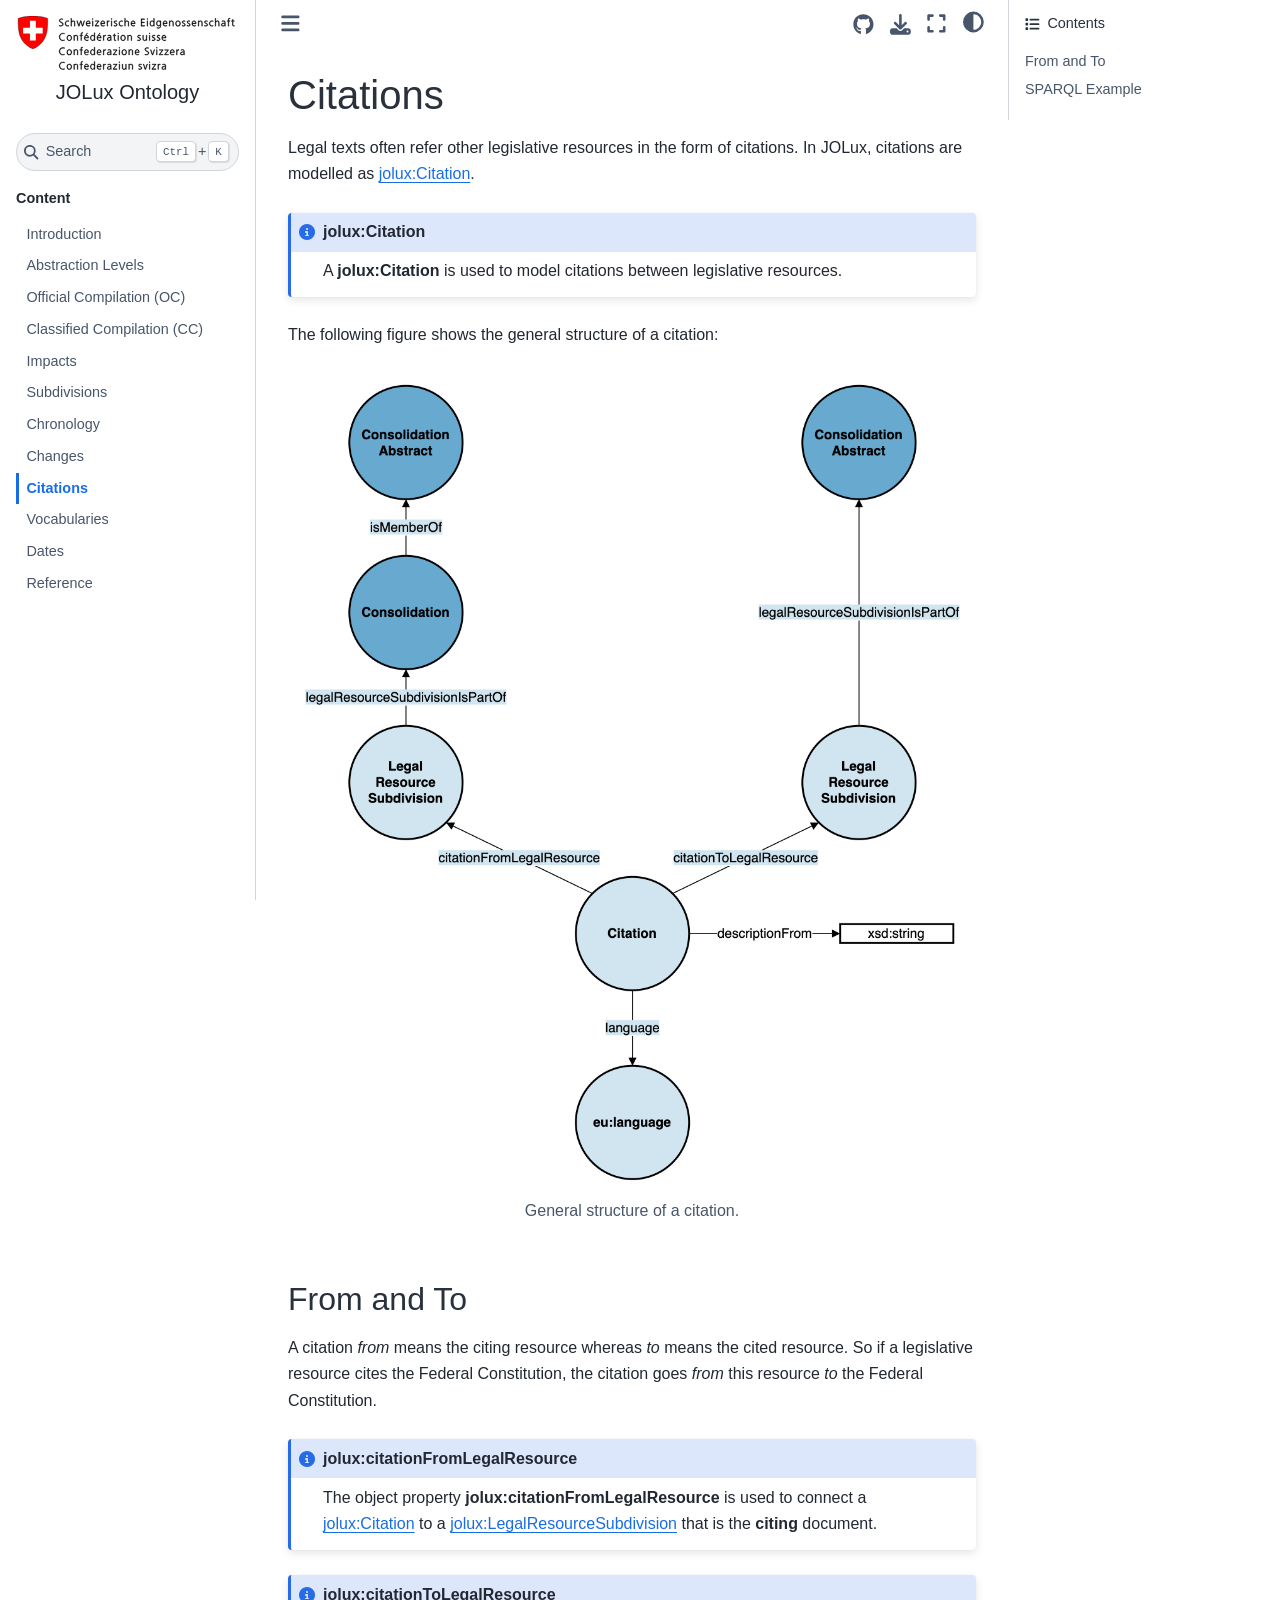
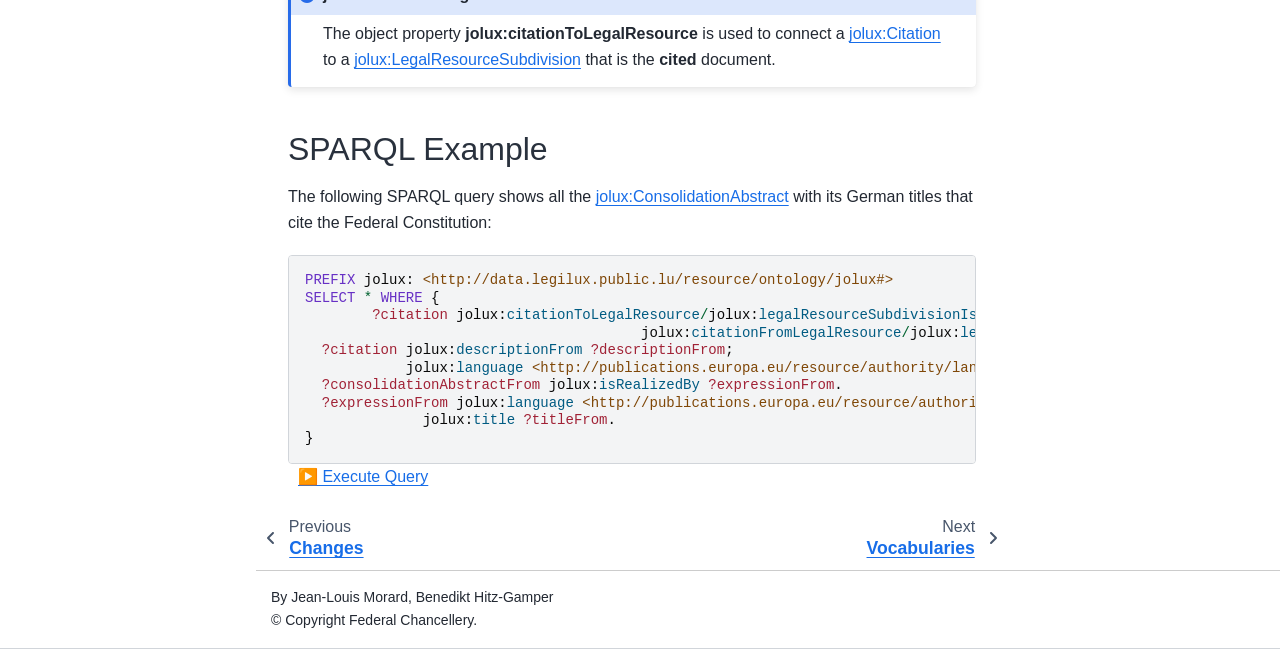
<file: citations.html>
<!DOCTYPE html>


<html lang="en" data-content_root="./" >

  <head>
    <meta charset="utf-8" />
    <meta name="viewport" content="width=device-width, initial-scale=1.0" /><meta name="viewport" content="width=device-width, initial-scale=1" />

    <title>Citations &#8212; JOLux 0.1 documentation</title>
  
  
  
  <script data-cfasync="false">
    document.documentElement.dataset.mode = localStorage.getItem("mode") || "";
    document.documentElement.dataset.theme = localStorage.getItem("theme") || "";
  </script>
  
  <!-- Loaded before other Sphinx assets -->
  <link href="_static/styles/theme.css?digest=dfe6caa3a7d634c4db9b" rel="stylesheet" />
<link href="_static/styles/bootstrap.css?digest=dfe6caa3a7d634c4db9b" rel="stylesheet" />
<link href="_static/styles/pydata-sphinx-theme.css?digest=dfe6caa3a7d634c4db9b" rel="stylesheet" />

  
  <link href="_static/vendor/fontawesome/6.5.2/css/all.min.css?digest=dfe6caa3a7d634c4db9b" rel="stylesheet" />
  <link rel="preload" as="font" type="font/woff2" crossorigin href="_static/vendor/fontawesome/6.5.2/webfonts/fa-solid-900.woff2" />
<link rel="preload" as="font" type="font/woff2" crossorigin href="_static/vendor/fontawesome/6.5.2/webfonts/fa-brands-400.woff2" />
<link rel="preload" as="font" type="font/woff2" crossorigin href="_static/vendor/fontawesome/6.5.2/webfonts/fa-regular-400.woff2" />

    <link rel="stylesheet" type="text/css" href="_static/pygments.css?v=a746c00c" />
    <link rel="stylesheet" type="text/css" href="_static/styles/sphinx-book-theme.css?v=a3416100" />
    <link rel="stylesheet" type="text/css" href="_static/custom.css?v=b0813e71" />
  
  <!-- Pre-loaded scripts that we'll load fully later -->
  <link rel="preload" as="script" href="_static/scripts/bootstrap.js?digest=dfe6caa3a7d634c4db9b" />
<link rel="preload" as="script" href="_static/scripts/pydata-sphinx-theme.js?digest=dfe6caa3a7d634c4db9b" />
  <script src="_static/vendor/fontawesome/6.5.2/js/all.min.js?digest=dfe6caa3a7d634c4db9b"></script>

    <script src="_static/documentation_options.js?v=e1a75a79"></script>
    <script src="_static/doctools.js?v=9bcbadda"></script>
    <script src="_static/sphinx_highlight.js?v=dc90522c"></script>
    <script src="_static/sparql_link.js?v=f695a40a"></script>
    <script src="_static/scripts/sphinx-book-theme.js?v=887ef09a"></script>
    <script>DOCUMENTATION_OPTIONS.pagename = 'citations';</script>
    <link rel="index" title="Index" href="genindex.html" />
    <link rel="search" title="Search" href="search.html" />
    <link rel="next" title="Vocabularies" href="vocabularies.html" />
    <link rel="prev" title="Changes" href="changes.html" />
  <meta name="viewport" content="width=device-width, initial-scale=1"/>
  <meta name="docsearch:language" content="en"/>
  </head>
  
  
  <body data-bs-spy="scroll" data-bs-target=".bd-toc-nav" data-offset="180" data-bs-root-margin="0px 0px -60%" data-default-mode="">

  
  
  <div id="pst-skip-link" class="skip-link d-print-none"><a href="#main-content">Skip to main content</a></div>
  
  <div id="pst-scroll-pixel-helper"></div>
  
  <button type="button" class="btn rounded-pill" id="pst-back-to-top">
    <i class="fa-solid fa-arrow-up"></i>Back to top</button>

  
  <input type="checkbox"
          class="sidebar-toggle"
          id="pst-primary-sidebar-checkbox"/>
  <label class="overlay overlay-primary" for="pst-primary-sidebar-checkbox"></label>
  
  <input type="checkbox"
          class="sidebar-toggle"
          id="pst-secondary-sidebar-checkbox"/>
  <label class="overlay overlay-secondary" for="pst-secondary-sidebar-checkbox"></label>
  
  <div class="search-button__wrapper">
    <div class="search-button__overlay"></div>
    <div class="search-button__search-container">
<form class="bd-search d-flex align-items-center"
      action="search.html"
      method="get">
  <i class="fa-solid fa-magnifying-glass"></i>
  <input type="search"
         class="form-control"
         name="q"
         id="search-input"
         placeholder="Search..."
         aria-label="Search..."
         autocomplete="off"
         autocorrect="off"
         autocapitalize="off"
         spellcheck="false"/>
  <span class="search-button__kbd-shortcut"><kbd class="kbd-shortcut__modifier">Ctrl</kbd>+<kbd>K</kbd></span>
</form></div>
  </div>

  <div class="pst-async-banner-revealer d-none">
  <aside id="bd-header-version-warning" class="d-none d-print-none" aria-label="Version warning"></aside>
</div>

  
    <header class="bd-header navbar navbar-expand-lg bd-navbar d-print-none">
    </header>
  

  <div class="bd-container">
    <div class="bd-container__inner bd-page-width">
      
      
      
      <div class="bd-sidebar-primary bd-sidebar">
        

  
  <div class="sidebar-header-items sidebar-primary__section">
    
    
    
    
  </div>
  
    <div class="sidebar-primary-items__start sidebar-primary__section">
        <div class="sidebar-primary-item">

  
     
  

<a class="navbar-brand logo" href="https://swiss.github.io/jolux">
  
  
  
  
  
    
    
      
    
    
    <img src="_static/logo-ch.svg" class="logo__image only-light" alt=""/>
    <script>document.write(`<img src="_static/logo-ch.svg" class="logo__image only-dark" alt=""/>`);</script>
  
  
    <p class="title logo__title">JOLux Ontology</p>
  
</a></div>
        <div class="sidebar-primary-item">

 <script>
 document.write(`
   <button class="btn search-button-field search-button__button" title="Search" aria-label="Search" data-bs-placement="bottom" data-bs-toggle="tooltip">
    <i class="fa-solid fa-magnifying-glass"></i>
    <span class="search-button__default-text">Search</span>
    <span class="search-button__kbd-shortcut"><kbd class="kbd-shortcut__modifier">Ctrl</kbd>+<kbd class="kbd-shortcut__modifier">K</kbd></span>
   </button>
 `);
 </script></div>
        <div class="sidebar-primary-item"><nav class="bd-links bd-docs-nav" aria-label="Main">
    <div class="bd-toc-item navbar-nav active">
        <p aria-level="2" class="caption" role="heading"><span class="caption-text">Content</span></p>
<ul class="current nav bd-sidenav">
<li class="toctree-l1"><a class="reference internal" href="index.html">Introduction</a></li>
<li class="toctree-l1"><a class="reference internal" href="abstraction_levels.html">Abstraction Levels</a></li>
<li class="toctree-l1"><a class="reference internal" href="official_compilation.html">Official Compilation (OC)</a></li>
<li class="toctree-l1"><a class="reference internal" href="classified_compilation.html">Classified Compilation (CC)</a></li>
<li class="toctree-l1"><a class="reference internal" href="impacts.html">Impacts</a></li>
<li class="toctree-l1"><a class="reference internal" href="subdivisions.html">Subdivisions</a></li>
<li class="toctree-l1"><a class="reference internal" href="chronology.html">Chronology</a></li>
<li class="toctree-l1"><a class="reference internal" href="changes.html">Changes</a></li>
<li class="toctree-l1 current active"><a class="current reference internal" href="#">Citations</a></li>
<li class="toctree-l1"><a class="reference internal" href="vocabularies.html">Vocabularies</a></li>
<li class="toctree-l1"><a class="reference internal" href="dates.html">Dates</a></li>
<li class="toctree-l1"><a class="reference internal" href="reference.html">Reference</a></li>
</ul>

    </div>
</nav></div>
    </div>
  
  
  <div class="sidebar-primary-items__end sidebar-primary__section">
  </div>
  
  <div id="rtd-footer-container"></div>


      </div>
      
      <main id="main-content" class="bd-main" role="main">
        
        

<div class="sbt-scroll-pixel-helper"></div>

          <div class="bd-content">
            <div class="bd-article-container">
              
              <div class="bd-header-article d-print-none">
<div class="header-article-items header-article__inner">
  
    <div class="header-article-items__start">
      
        <div class="header-article-item"><button class="sidebar-toggle primary-toggle btn btn-sm" title="Toggle primary sidebar" data-bs-placement="bottom" data-bs-toggle="tooltip">
  <span class="fa-solid fa-bars"></span>
</button></div>
      
    </div>
  
  
    <div class="header-article-items__end">
      
        <div class="header-article-item">

<div class="article-header-buttons">





<div class="dropdown dropdown-source-buttons">
  <button class="btn dropdown-toggle" type="button" data-bs-toggle="dropdown" aria-expanded="false" aria-label="Source repositories">
    <i class="fab fa-github"></i>
  </button>
  <ul class="dropdown-menu">
      
      
      
      <li><a href="https://github.com/swiss/jolux" target="_blank"
   class="btn btn-sm btn-source-repository-button dropdown-item"
   title="Source repository"
   data-bs-placement="left" data-bs-toggle="tooltip"
>
  

<span class="btn__icon-container">
  <i class="fab fa-github"></i>
  </span>
<span class="btn__text-container">Repository</span>
</a>
</li>
      
      
      
      
      <li><a href="https://github.com/swiss/jolux/blob/main/doc/citations.md?plain=1" target="_blank"
   class="btn btn-sm btn-source-file-button dropdown-item"
   title="Show source"
   data-bs-placement="left" data-bs-toggle="tooltip"
>
  

<span class="btn__icon-container">
  <i class="fas fa-code"></i>
  </span>
<span class="btn__text-container">Show source</span>
</a>
</li>
      
      
      
      
      <li><a href="https://github.com/swiss/jolux/edit/main/doc/citations.md" target="_blank"
   class="btn btn-sm btn-source-edit-button dropdown-item"
   title="Suggest edit"
   data-bs-placement="left" data-bs-toggle="tooltip"
>
  

<span class="btn__icon-container">
  <i class="fas fa-pencil-alt"></i>
  </span>
<span class="btn__text-container">Suggest edit</span>
</a>
</li>
      
      
      
      
      <li><a href="https://github.com/swiss/jolux/issues/new?title=Issue%20on%20page%20%2Fcitations.html&body=Your%20issue%20content%20here." target="_blank"
   class="btn btn-sm btn-source-issues-button dropdown-item"
   title="Open an issue"
   data-bs-placement="left" data-bs-toggle="tooltip"
>
  

<span class="btn__icon-container">
  <i class="fas fa-lightbulb"></i>
  </span>
<span class="btn__text-container">Open issue</span>
</a>
</li>
      
  </ul>
</div>






<div class="dropdown dropdown-download-buttons">
  <button class="btn dropdown-toggle" type="button" data-bs-toggle="dropdown" aria-expanded="false" aria-label="Download this page">
    <i class="fas fa-download"></i>
  </button>
  <ul class="dropdown-menu">
      
      
      
      <li><a href="_sources/citations.md" target="_blank"
   class="btn btn-sm btn-download-source-button dropdown-item"
   title="Download source file"
   data-bs-placement="left" data-bs-toggle="tooltip"
>
  

<span class="btn__icon-container">
  <i class="fas fa-file"></i>
  </span>
<span class="btn__text-container">.md</span>
</a>
</li>
      
      
      
      
      <li>
<button onclick="window.print()"
  class="btn btn-sm btn-download-pdf-button dropdown-item"
  title="Print to PDF"
  data-bs-placement="left" data-bs-toggle="tooltip"
>
  

<span class="btn__icon-container">
  <i class="fas fa-file-pdf"></i>
  </span>
<span class="btn__text-container">.pdf</span>
</button>
</li>
      
  </ul>
</div>




<button onclick="toggleFullScreen()"
  class="btn btn-sm btn-fullscreen-button"
  title="Fullscreen mode"
  data-bs-placement="bottom" data-bs-toggle="tooltip"
>
  

<span class="btn__icon-container">
  <i class="fas fa-expand"></i>
  </span>

</button>



<script>
document.write(`
  <button class="btn btn-sm nav-link pst-navbar-icon theme-switch-button" title="light/dark" aria-label="light/dark" data-bs-placement="bottom" data-bs-toggle="tooltip">
    <i class="theme-switch fa-solid fa-sun fa-lg" data-mode="light"></i>
    <i class="theme-switch fa-solid fa-moon fa-lg" data-mode="dark"></i>
    <i class="theme-switch fa-solid fa-circle-half-stroke fa-lg" data-mode="auto"></i>
  </button>
`);
</script>


<script>
document.write(`
  <button class="btn btn-sm pst-navbar-icon search-button search-button__button" title="Search" aria-label="Search" data-bs-placement="bottom" data-bs-toggle="tooltip">
    <i class="fa-solid fa-magnifying-glass fa-lg"></i>
  </button>
`);
</script>
<button class="sidebar-toggle secondary-toggle btn btn-sm" title="Toggle secondary sidebar" data-bs-placement="bottom" data-bs-toggle="tooltip">
    <span class="fa-solid fa-list"></span>
</button>
</div></div>
      
    </div>
  
</div>
</div>
              
              

<div id="jb-print-docs-body" class="onlyprint">
    <h1>Citations</h1>
    <!-- Table of contents -->
    <div id="print-main-content">
        <div id="jb-print-toc">
            
            <div>
                <h2> Contents </h2>
            </div>
            <nav aria-label="Page">
                <ul class="visible nav section-nav flex-column">
<li class="toc-h2 nav-item toc-entry"><a class="reference internal nav-link" href="#from-and-to">From and To</a></li>
<li class="toc-h2 nav-item toc-entry"><a class="reference internal nav-link" href="#sparql-example">SPARQL Example</a></li>
</ul>
            </nav>
        </div>
    </div>
</div>

              
                
<div id="searchbox"></div>
                <article class="bd-article">
                  
  <section id="citations">
<h1>Citations<a class="headerlink" href="#citations" title="Link to this heading">#</a></h1>
<p>Legal texts often refer other legislative resources in the form of citations. In JOLux, citations are modelled as <a class="reference internal" href="#citation"><span class="std std-ref">jolux:Citation</span></a>.</p>
<div class="note admonition" id="citation">
<p class="admonition-title">jolux:Citation</p>
<p>A <strong>jolux:Citation</strong> is used to model citations between legislative resources.</p>
</div>
<p>The following figure shows the general structure of a citation:</p>
<figure class="align-default" id="citation-fig">
<img alt="_images/citation.png" src="_images/citation.png" />
<figcaption>
<p><span class="caption-text">General structure of a citation.</span><a class="headerlink" href="#citation-fig" title="Link to this image">#</a></p>
</figcaption>
</figure>
<section id="from-and-to">
<h2>From and To<a class="headerlink" href="#from-and-to" title="Link to this heading">#</a></h2>
<p>A citation <em>from</em> means the citing resource whereas <em>to</em> means the cited resource. So if a legislative resource cites the Federal Constitution, the citation goes <em>from</em> this resource <em>to</em> the Federal Constitution.</p>
<div class="note admonition" id="citationfromlegalresource">
<p class="admonition-title">jolux:citationFromLegalResource</p>
<p>The object property <strong>jolux:citationFromLegalResource</strong> is used to connect a <a class="reference internal" href="#citation"><span class="std std-ref">jolux:Citation</span></a> to a <a class="reference internal" href="subdivisions.html#legalresourcesubdivision"><span class="std std-ref">jolux:LegalResourceSubdivision</span></a> that is the <strong>citing</strong> document.</p>
</div>
<div class="note admonition" id="citationtolegalresource">
<p class="admonition-title">jolux:citationToLegalResource</p>
<p>The object property <strong>jolux:citationToLegalResource</strong> is used to connect a <a class="reference internal" href="#citation"><span class="std std-ref">jolux:Citation</span></a> to a <a class="reference internal" href="subdivisions.html#legalresourcesubdivision"><span class="std std-ref">jolux:LegalResourceSubdivision</span></a> that is the <strong>cited</strong> document.</p>
</div>
</section>
<section id="sparql-example">
<h2>SPARQL Example<a class="headerlink" href="#sparql-example" title="Link to this heading">#</a></h2>
<p>The following SPARQL query shows all the <a class="reference internal" href="classified_compilation.html#consolidationabstract"><span class="std std-ref">jolux:ConsolidationAbstract</span></a> with its German titles that cite the Federal Constitution:</p>
<div class="highlight-sparql notranslate"><div class="highlight"><pre><span></span><span class="k">PREFIX</span> <span class="nn">jolux</span><span class="p">:</span> <span class="nl">&lt;http://data.legilux.public.lu/resource/ontology/jolux#&gt;</span>
<span class="k">SELECT</span> <span class="o">*</span> <span class="k">WHERE</span> <span class="p">{</span>
	<span class="nv">?citation</span> <span class="nn">jolux</span><span class="p">:</span><span class="nt">citationToLegalResource</span><span class="o">/</span><span class="nn">jolux</span><span class="p">:</span><span class="nt">legalResourceSubdivisionIsPartOf</span> <span class="nl">&lt;https://fedlex.data.admin.ch/eli/cc/1999/404&gt;</span><span class="p">;</span>
                                        <span class="nn">jolux</span><span class="p">:</span><span class="nt">citationFromLegalResource</span><span class="o">/</span><span class="nn">jolux</span><span class="p">:</span><span class="nt">legalResourceSubdivisionIsPartOf</span><span class="o">/</span><span class="nn">jolux</span><span class="p">:</span><span class="nt">isMemberOf</span> <span class="nv">?consolidationAbstractFrom</span><span class="p">.</span>
  <span class="nv">?citation</span> <span class="nn">jolux</span><span class="p">:</span><span class="nt">descriptionFrom</span> <span class="nv">?descriptionFrom</span><span class="p">;</span>
            <span class="nn">jolux</span><span class="p">:</span><span class="nt">language</span> <span class="nl">&lt;http://publications.europa.eu/resource/authority/language/DEU&gt;</span><span class="p">.</span>
  <span class="nv">?consolidationAbstractFrom</span> <span class="nn">jolux</span><span class="p">:</span><span class="nt">isRealizedBy</span> <span class="nv">?expressionFrom</span><span class="p">.</span>
  <span class="nv">?expressionFrom</span> <span class="nn">jolux</span><span class="p">:</span><span class="nt">language</span> <span class="nl">&lt;http://publications.europa.eu/resource/authority/language/DEU&gt;</span><span class="p">;</span>
              <span class="nn">jolux</span><span class="p">:</span><span class="nt">title</span> <span class="nv">?titleFrom</span><span class="p">.</span>
<span class="p">}</span>
</pre></div>
</div>
</section>
</section>


                </article>
              

              
              
              
              
                <footer class="prev-next-footer d-print-none">
                  
<div class="prev-next-area">
    <a class="left-prev"
       href="changes.html"
       title="previous page">
      <i class="fa-solid fa-angle-left"></i>
      <div class="prev-next-info">
        <p class="prev-next-subtitle">previous</p>
        <p class="prev-next-title">Changes</p>
      </div>
    </a>
    <a class="right-next"
       href="vocabularies.html"
       title="next page">
      <div class="prev-next-info">
        <p class="prev-next-subtitle">next</p>
        <p class="prev-next-title">Vocabularies</p>
      </div>
      <i class="fa-solid fa-angle-right"></i>
    </a>
</div>
                </footer>
              
            </div>
            
            
              
                <div class="bd-sidebar-secondary bd-toc"><div class="sidebar-secondary-items sidebar-secondary__inner">


  <div class="sidebar-secondary-item">
  <div class="page-toc tocsection onthispage">
    <i class="fa-solid fa-list"></i> Contents
  </div>
  <nav class="bd-toc-nav page-toc">
    <ul class="visible nav section-nav flex-column">
<li class="toc-h2 nav-item toc-entry"><a class="reference internal nav-link" href="#from-and-to">From and To</a></li>
<li class="toc-h2 nav-item toc-entry"><a class="reference internal nav-link" href="#sparql-example">SPARQL Example</a></li>
</ul>
  </nav></div>

</div></div>
              
            
          </div>
          <footer class="bd-footer-content">
            
<div class="bd-footer-content__inner container">
  
  <div class="footer-item">
    
<p class="component-author">
By Jean-Louis Morard, Benedikt Hitz-Gamper
</p>

  </div>
  
  <div class="footer-item">
    

  <p class="copyright">
    
      © Copyright Federal Chancellery.
      <br/>
    
  </p>

  </div>
  
  <div class="footer-item">
    
  </div>
  
  <div class="footer-item">
    
  </div>
  
</div>
          </footer>
        

      </main>
    </div>
  </div>
  
  <!-- Scripts loaded after <body> so the DOM is not blocked -->
  <script src="_static/scripts/bootstrap.js?digest=dfe6caa3a7d634c4db9b"></script>
<script src="_static/scripts/pydata-sphinx-theme.js?digest=dfe6caa3a7d634c4db9b"></script>

  <footer class="bd-footer">
  </footer>
  </body>
</html>
</file>
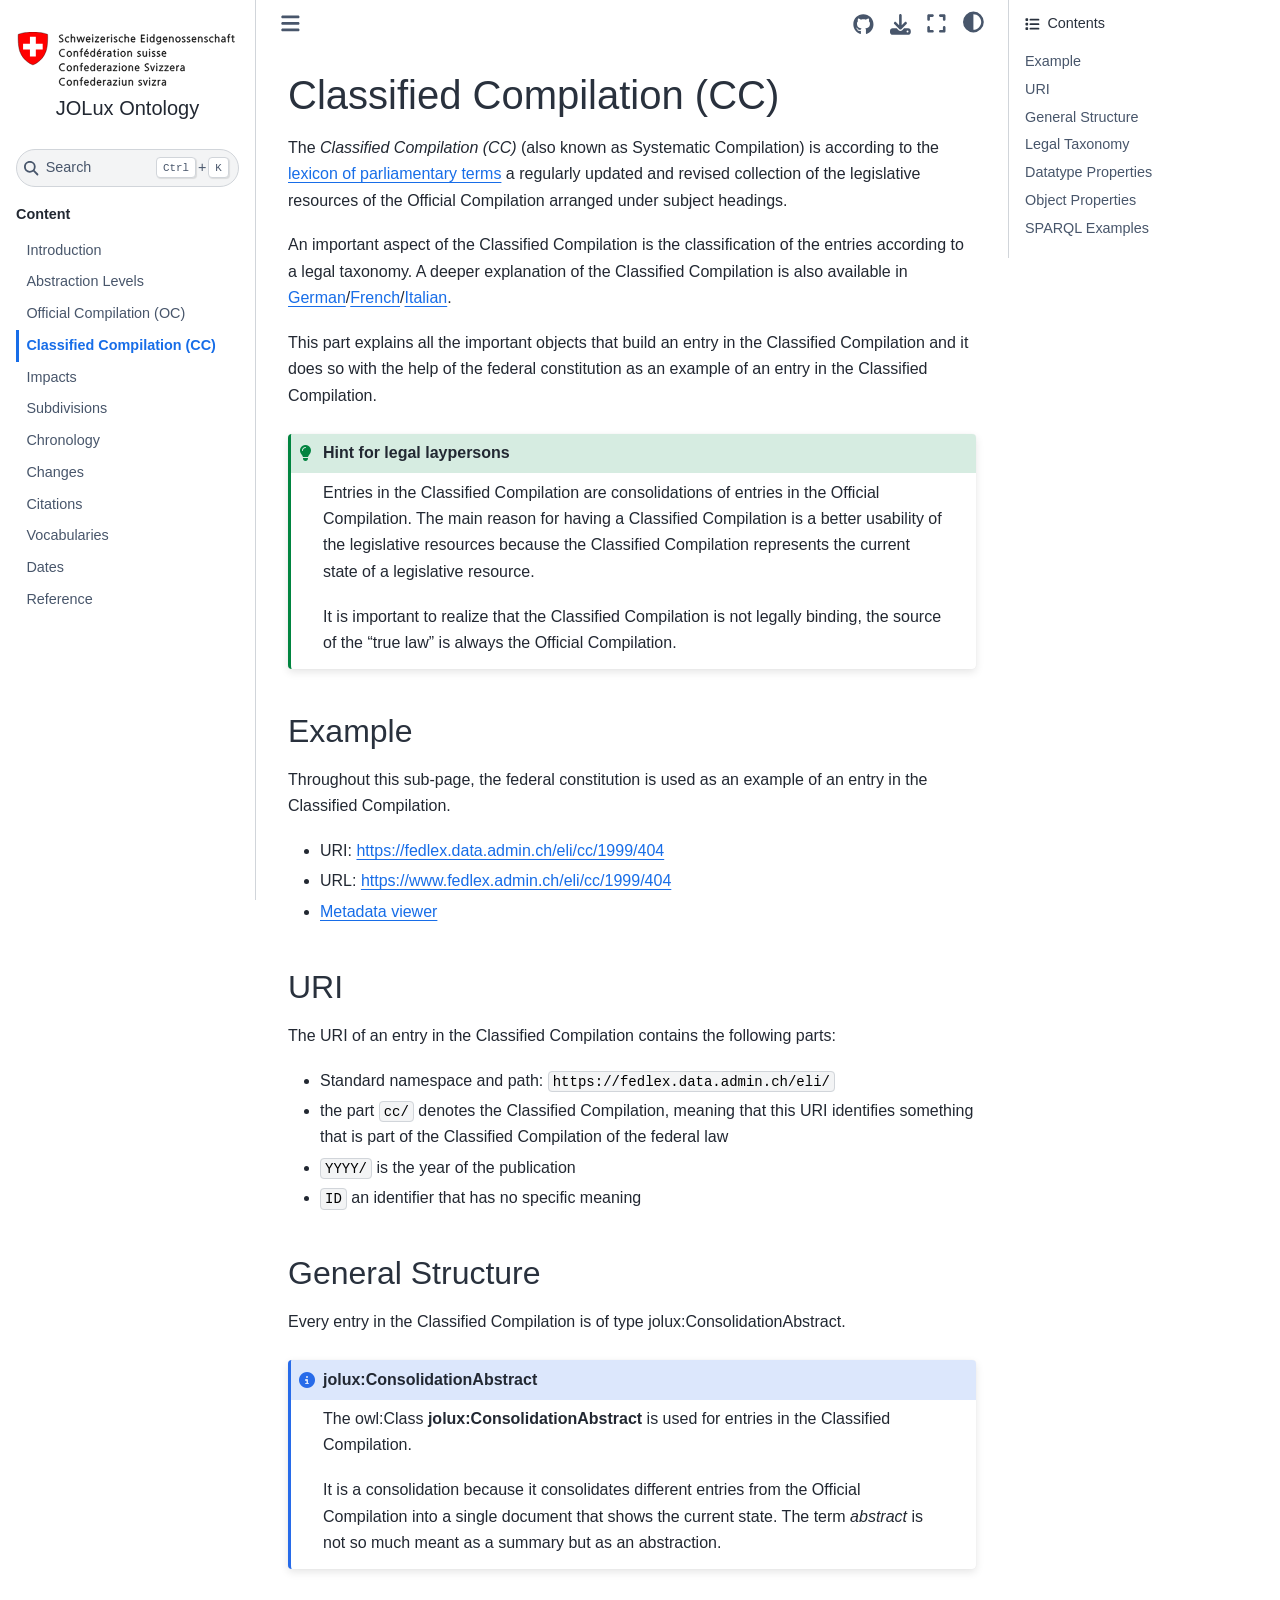
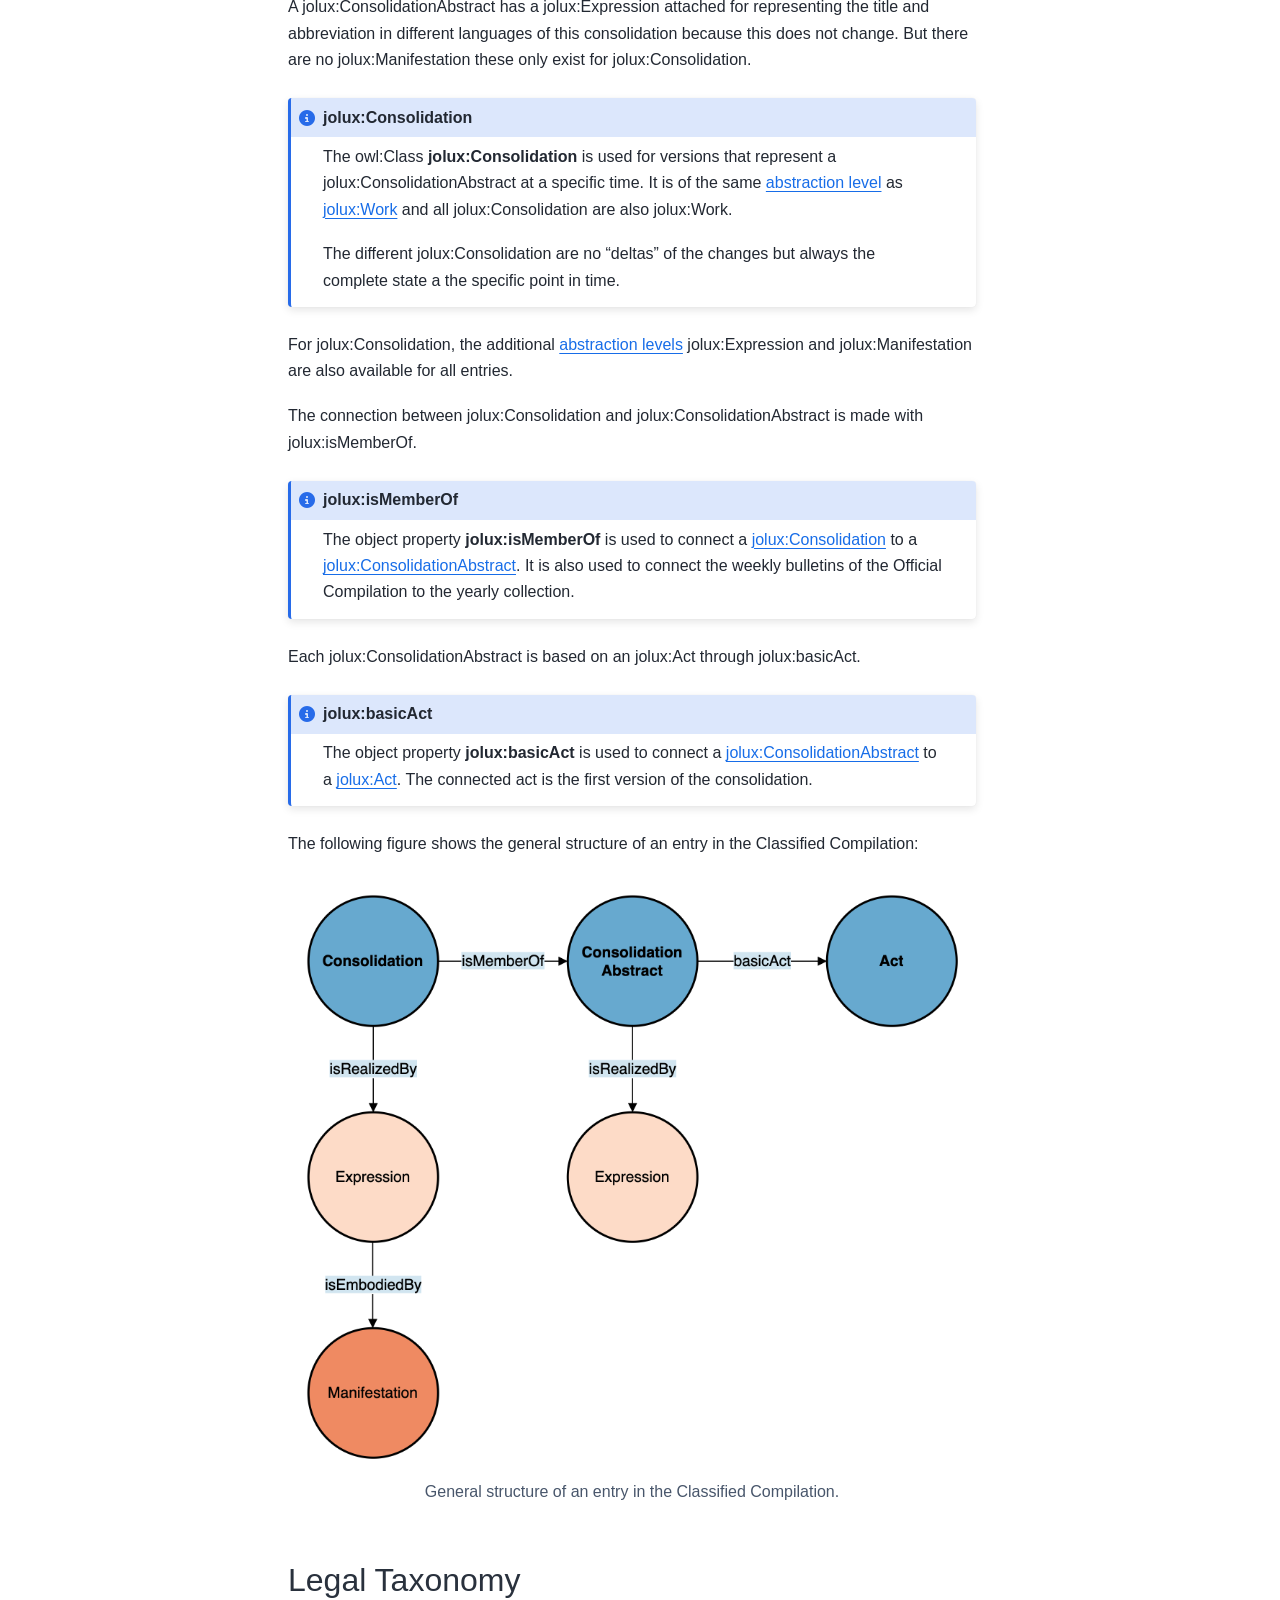
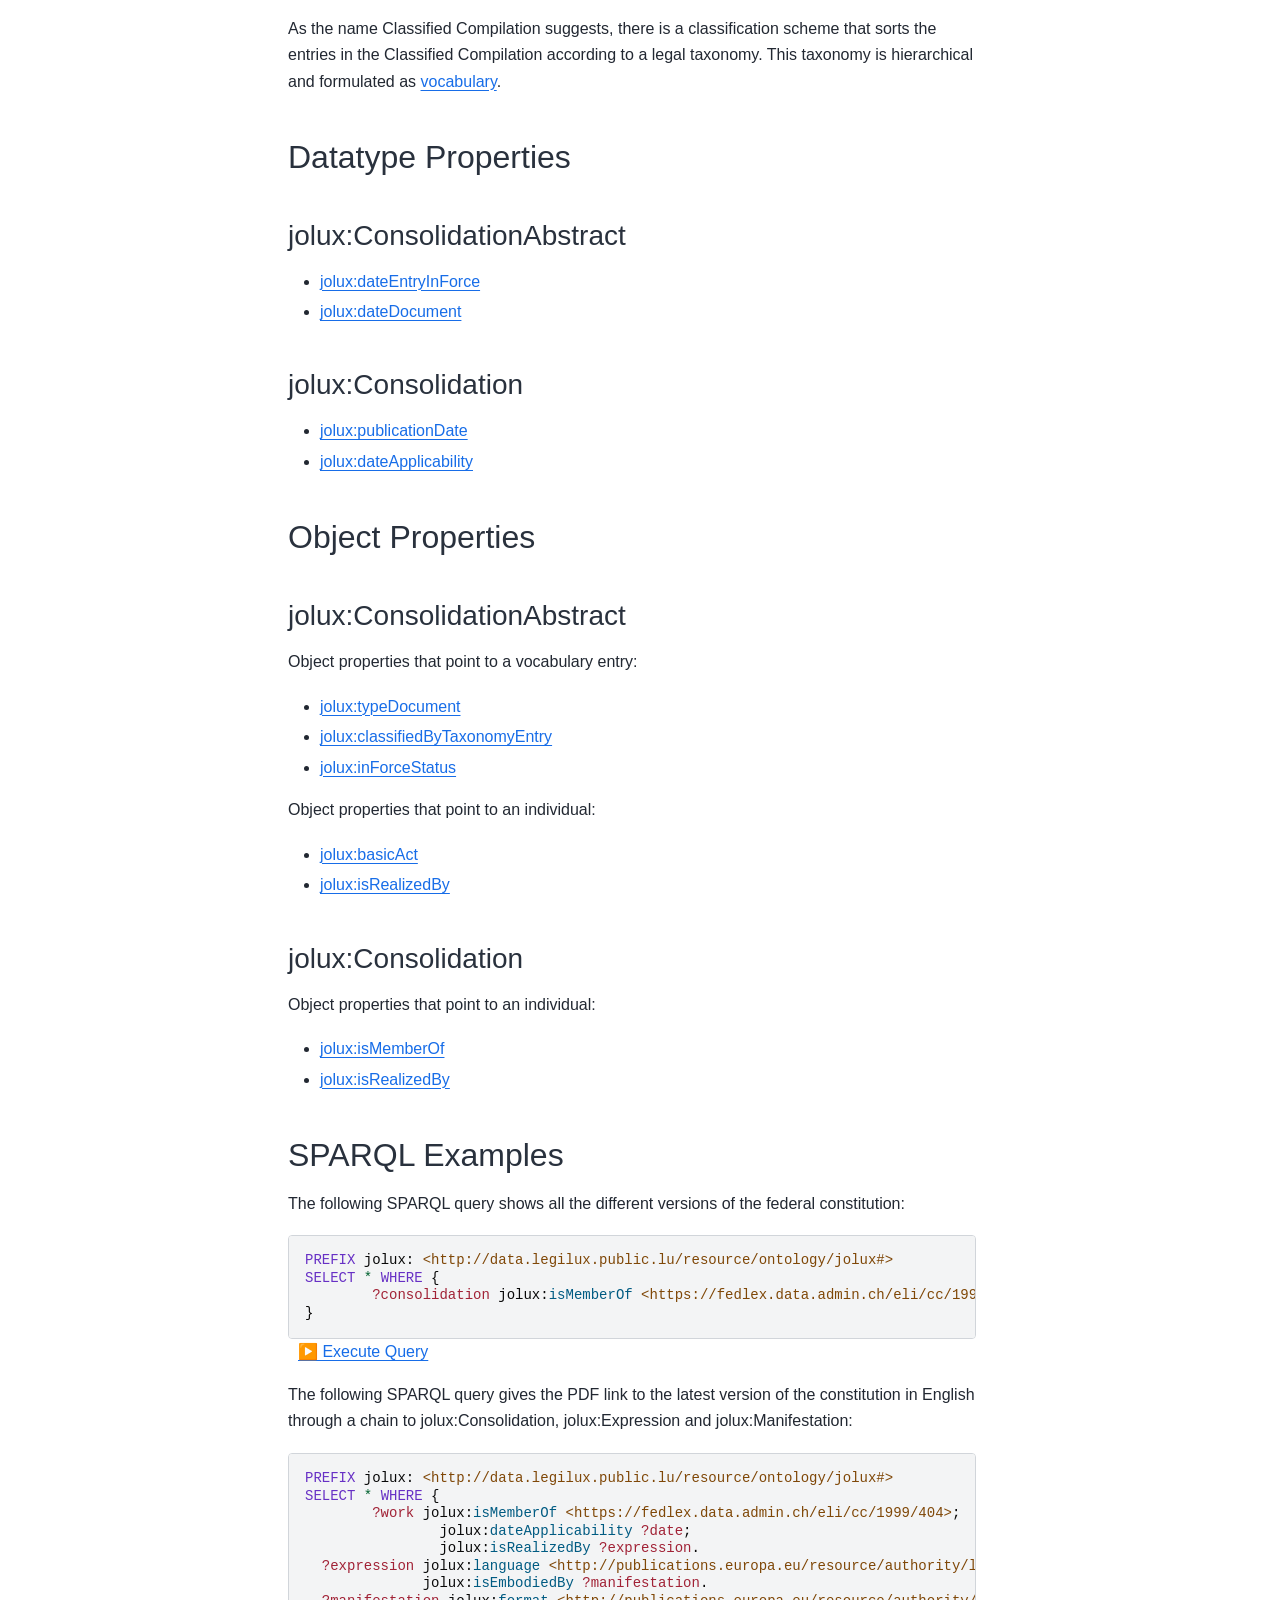
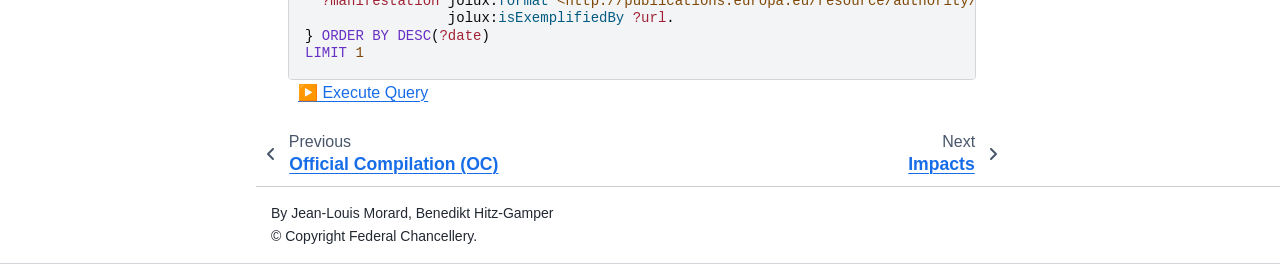
<file: classified_compilation.html>
<!DOCTYPE html>


<html lang="en" data-content_root="./" >

  <head>
    <meta charset="utf-8" />
    <meta name="viewport" content="width=device-width, initial-scale=1.0" /><meta name="viewport" content="width=device-width, initial-scale=1" />

    <title>Classified Compilation (CC) &#8212; JOLux 0.1 documentation</title>
  
  
  
  <script data-cfasync="false">
    document.documentElement.dataset.mode = localStorage.getItem("mode") || "";
    document.documentElement.dataset.theme = localStorage.getItem("theme") || "";
  </script>
  
  <!-- Loaded before other Sphinx assets -->
  <link href="_static/styles/theme.css?digest=dfe6caa3a7d634c4db9b" rel="stylesheet" />
<link href="_static/styles/bootstrap.css?digest=dfe6caa3a7d634c4db9b" rel="stylesheet" />
<link href="_static/styles/pydata-sphinx-theme.css?digest=dfe6caa3a7d634c4db9b" rel="stylesheet" />

  
  <link href="_static/vendor/fontawesome/6.5.2/css/all.min.css?digest=dfe6caa3a7d634c4db9b" rel="stylesheet" />
  <link rel="preload" as="font" type="font/woff2" crossorigin href="_static/vendor/fontawesome/6.5.2/webfonts/fa-solid-900.woff2" />
<link rel="preload" as="font" type="font/woff2" crossorigin href="_static/vendor/fontawesome/6.5.2/webfonts/fa-brands-400.woff2" />
<link rel="preload" as="font" type="font/woff2" crossorigin href="_static/vendor/fontawesome/6.5.2/webfonts/fa-regular-400.woff2" />

    <link rel="stylesheet" type="text/css" href="_static/pygments.css?v=a746c00c" />
    <link rel="stylesheet" type="text/css" href="_static/styles/sphinx-book-theme.css?v=a3416100" />
    <link rel="stylesheet" type="text/css" href="_static/custom.css?v=b0813e71" />
  
  <!-- Pre-loaded scripts that we'll load fully later -->
  <link rel="preload" as="script" href="_static/scripts/bootstrap.js?digest=dfe6caa3a7d634c4db9b" />
<link rel="preload" as="script" href="_static/scripts/pydata-sphinx-theme.js?digest=dfe6caa3a7d634c4db9b" />
  <script src="_static/vendor/fontawesome/6.5.2/js/all.min.js?digest=dfe6caa3a7d634c4db9b"></script>

    <script src="_static/documentation_options.js?v=e1a75a79"></script>
    <script src="_static/doctools.js?v=9bcbadda"></script>
    <script src="_static/sphinx_highlight.js?v=dc90522c"></script>
    <script src="_static/sparql_link.js?v=f695a40a"></script>
    <script src="_static/scripts/sphinx-book-theme.js?v=887ef09a"></script>
    <script>DOCUMENTATION_OPTIONS.pagename = 'classified_compilation';</script>
    <link rel="index" title="Index" href="genindex.html" />
    <link rel="search" title="Search" href="search.html" />
    <link rel="next" title="Impacts" href="impacts.html" />
    <link rel="prev" title="Official Compilation (OC)" href="official_compilation.html" />
  <meta name="viewport" content="width=device-width, initial-scale=1"/>
  <meta name="docsearch:language" content="en"/>
  </head>
  
  
  <body data-bs-spy="scroll" data-bs-target=".bd-toc-nav" data-offset="180" data-bs-root-margin="0px 0px -60%" data-default-mode="">

  
  
  <div id="pst-skip-link" class="skip-link d-print-none"><a href="#main-content">Skip to main content</a></div>
  
  <div id="pst-scroll-pixel-helper"></div>
  
  <button type="button" class="btn rounded-pill" id="pst-back-to-top">
    <i class="fa-solid fa-arrow-up"></i>Back to top</button>

  
  <input type="checkbox"
          class="sidebar-toggle"
          id="pst-primary-sidebar-checkbox"/>
  <label class="overlay overlay-primary" for="pst-primary-sidebar-checkbox"></label>
  
  <input type="checkbox"
          class="sidebar-toggle"
          id="pst-secondary-sidebar-checkbox"/>
  <label class="overlay overlay-secondary" for="pst-secondary-sidebar-checkbox"></label>
  
  <div class="search-button__wrapper">
    <div class="search-button__overlay"></div>
    <div class="search-button__search-container">
<form class="bd-search d-flex align-items-center"
      action="search.html"
      method="get">
  <i class="fa-solid fa-magnifying-glass"></i>
  <input type="search"
         class="form-control"
         name="q"
         id="search-input"
         placeholder="Search..."
         aria-label="Search..."
         autocomplete="off"
         autocorrect="off"
         autocapitalize="off"
         spellcheck="false"/>
  <span class="search-button__kbd-shortcut"><kbd class="kbd-shortcut__modifier">Ctrl</kbd>+<kbd>K</kbd></span>
</form></div>
  </div>

  <div class="pst-async-banner-revealer d-none">
  <aside id="bd-header-version-warning" class="d-none d-print-none" aria-label="Version warning"></aside>
</div>

  
    <header class="bd-header navbar navbar-expand-lg bd-navbar d-print-none">
    </header>
  

  <div class="bd-container">
    <div class="bd-container__inner bd-page-width">
      
      
      
      <div class="bd-sidebar-primary bd-sidebar">
        

  
  <div class="sidebar-header-items sidebar-primary__section">
    
    
    
    
  </div>
  
    <div class="sidebar-primary-items__start sidebar-primary__section">
        <div class="sidebar-primary-item">

  
     
  

<a class="navbar-brand logo" href="https://swiss.github.io/jolux">
  
  
  
  
  
    
    
      
    
    
    <img src="_static/logo-ch.svg" class="logo__image only-light" alt=""/>
    <script>document.write(`<img src="_static/logo-ch.svg" class="logo__image only-dark" alt=""/>`);</script>
  
  
    <p class="title logo__title">JOLux Ontology</p>
  
</a></div>
        <div class="sidebar-primary-item">

 <script>
 document.write(`
   <button class="btn search-button-field search-button__button" title="Search" aria-label="Search" data-bs-placement="bottom" data-bs-toggle="tooltip">
    <i class="fa-solid fa-magnifying-glass"></i>
    <span class="search-button__default-text">Search</span>
    <span class="search-button__kbd-shortcut"><kbd class="kbd-shortcut__modifier">Ctrl</kbd>+<kbd class="kbd-shortcut__modifier">K</kbd></span>
   </button>
 `);
 </script></div>
        <div class="sidebar-primary-item"><nav class="bd-links bd-docs-nav" aria-label="Main">
    <div class="bd-toc-item navbar-nav active">
        <p aria-level="2" class="caption" role="heading"><span class="caption-text">Content</span></p>
<ul class="current nav bd-sidenav">
<li class="toctree-l1"><a class="reference internal" href="index.html">Introduction</a></li>
<li class="toctree-l1"><a class="reference internal" href="abstraction_levels.html">Abstraction Levels</a></li>
<li class="toctree-l1"><a class="reference internal" href="official_compilation.html">Official Compilation (OC)</a></li>
<li class="toctree-l1 current active"><a class="current reference internal" href="#">Classified Compilation (CC)</a></li>
<li class="toctree-l1"><a class="reference internal" href="impacts.html">Impacts</a></li>
<li class="toctree-l1"><a class="reference internal" href="subdivisions.html">Subdivisions</a></li>
<li class="toctree-l1"><a class="reference internal" href="chronology.html">Chronology</a></li>
<li class="toctree-l1"><a class="reference internal" href="changes.html">Changes</a></li>
<li class="toctree-l1"><a class="reference internal" href="citations.html">Citations</a></li>
<li class="toctree-l1"><a class="reference internal" href="vocabularies.html">Vocabularies</a></li>
<li class="toctree-l1"><a class="reference internal" href="dates.html">Dates</a></li>
<li class="toctree-l1"><a class="reference internal" href="reference.html">Reference</a></li>
</ul>

    </div>
</nav></div>
    </div>
  
  
  <div class="sidebar-primary-items__end sidebar-primary__section">
  </div>
  
  <div id="rtd-footer-container"></div>


      </div>
      
      <main id="main-content" class="bd-main" role="main">
        
        

<div class="sbt-scroll-pixel-helper"></div>

          <div class="bd-content">
            <div class="bd-article-container">
              
              <div class="bd-header-article d-print-none">
<div class="header-article-items header-article__inner">
  
    <div class="header-article-items__start">
      
        <div class="header-article-item"><button class="sidebar-toggle primary-toggle btn btn-sm" title="Toggle primary sidebar" data-bs-placement="bottom" data-bs-toggle="tooltip">
  <span class="fa-solid fa-bars"></span>
</button></div>
      
    </div>
  
  
    <div class="header-article-items__end">
      
        <div class="header-article-item">

<div class="article-header-buttons">





<div class="dropdown dropdown-source-buttons">
  <button class="btn dropdown-toggle" type="button" data-bs-toggle="dropdown" aria-expanded="false" aria-label="Source repositories">
    <i class="fab fa-github"></i>
  </button>
  <ul class="dropdown-menu">
      
      
      
      <li><a href="https://github.com/swiss/jolux" target="_blank"
   class="btn btn-sm btn-source-repository-button dropdown-item"
   title="Source repository"
   data-bs-placement="left" data-bs-toggle="tooltip"
>
  

<span class="btn__icon-container">
  <i class="fab fa-github"></i>
  </span>
<span class="btn__text-container">Repository</span>
</a>
</li>
      
      
      
      
      <li><a href="https://github.com/swiss/jolux/blob/main/doc/classified_compilation.md?plain=1" target="_blank"
   class="btn btn-sm btn-source-file-button dropdown-item"
   title="Show source"
   data-bs-placement="left" data-bs-toggle="tooltip"
>
  

<span class="btn__icon-container">
  <i class="fas fa-code"></i>
  </span>
<span class="btn__text-container">Show source</span>
</a>
</li>
      
      
      
      
      <li><a href="https://github.com/swiss/jolux/edit/main/doc/classified_compilation.md" target="_blank"
   class="btn btn-sm btn-source-edit-button dropdown-item"
   title="Suggest edit"
   data-bs-placement="left" data-bs-toggle="tooltip"
>
  

<span class="btn__icon-container">
  <i class="fas fa-pencil-alt"></i>
  </span>
<span class="btn__text-container">Suggest edit</span>
</a>
</li>
      
      
      
      
      <li><a href="https://github.com/swiss/jolux/issues/new?title=Issue%20on%20page%20%2Fclassified_compilation.html&body=Your%20issue%20content%20here." target="_blank"
   class="btn btn-sm btn-source-issues-button dropdown-item"
   title="Open an issue"
   data-bs-placement="left" data-bs-toggle="tooltip"
>
  

<span class="btn__icon-container">
  <i class="fas fa-lightbulb"></i>
  </span>
<span class="btn__text-container">Open issue</span>
</a>
</li>
      
  </ul>
</div>






<div class="dropdown dropdown-download-buttons">
  <button class="btn dropdown-toggle" type="button" data-bs-toggle="dropdown" aria-expanded="false" aria-label="Download this page">
    <i class="fas fa-download"></i>
  </button>
  <ul class="dropdown-menu">
      
      
      
      <li><a href="_sources/classified_compilation.md" target="_blank"
   class="btn btn-sm btn-download-source-button dropdown-item"
   title="Download source file"
   data-bs-placement="left" data-bs-toggle="tooltip"
>
  

<span class="btn__icon-container">
  <i class="fas fa-file"></i>
  </span>
<span class="btn__text-container">.md</span>
</a>
</li>
      
      
      
      
      <li>
<button onclick="window.print()"
  class="btn btn-sm btn-download-pdf-button dropdown-item"
  title="Print to PDF"
  data-bs-placement="left" data-bs-toggle="tooltip"
>
  

<span class="btn__icon-container">
  <i class="fas fa-file-pdf"></i>
  </span>
<span class="btn__text-container">.pdf</span>
</button>
</li>
      
  </ul>
</div>




<button onclick="toggleFullScreen()"
  class="btn btn-sm btn-fullscreen-button"
  title="Fullscreen mode"
  data-bs-placement="bottom" data-bs-toggle="tooltip"
>
  

<span class="btn__icon-container">
  <i class="fas fa-expand"></i>
  </span>

</button>



<script>
document.write(`
  <button class="btn btn-sm nav-link pst-navbar-icon theme-switch-button" title="light/dark" aria-label="light/dark" data-bs-placement="bottom" data-bs-toggle="tooltip">
    <i class="theme-switch fa-solid fa-sun fa-lg" data-mode="light"></i>
    <i class="theme-switch fa-solid fa-moon fa-lg" data-mode="dark"></i>
    <i class="theme-switch fa-solid fa-circle-half-stroke fa-lg" data-mode="auto"></i>
  </button>
`);
</script>


<script>
document.write(`
  <button class="btn btn-sm pst-navbar-icon search-button search-button__button" title="Search" aria-label="Search" data-bs-placement="bottom" data-bs-toggle="tooltip">
    <i class="fa-solid fa-magnifying-glass fa-lg"></i>
  </button>
`);
</script>
<button class="sidebar-toggle secondary-toggle btn btn-sm" title="Toggle secondary sidebar" data-bs-placement="bottom" data-bs-toggle="tooltip">
    <span class="fa-solid fa-list"></span>
</button>
</div></div>
      
    </div>
  
</div>
</div>
              
              

<div id="jb-print-docs-body" class="onlyprint">
    <h1>Classified Compilation (CC)</h1>
    <!-- Table of contents -->
    <div id="print-main-content">
        <div id="jb-print-toc">
            
            <div>
                <h2> Contents </h2>
            </div>
            <nav aria-label="Page">
                <ul class="visible nav section-nav flex-column">
<li class="toc-h2 nav-item toc-entry"><a class="reference internal nav-link" href="#example">Example</a></li>
<li class="toc-h2 nav-item toc-entry"><a class="reference internal nav-link" href="#uri">URI</a></li>
<li class="toc-h2 nav-item toc-entry"><a class="reference internal nav-link" href="#general-structure">General Structure</a></li>
<li class="toc-h2 nav-item toc-entry"><a class="reference internal nav-link" href="#legal-taxonomy">Legal Taxonomy</a></li>
<li class="toc-h2 nav-item toc-entry"><a class="reference internal nav-link" href="#datatype-properties">Datatype Properties</a><ul class="nav section-nav flex-column">
<li class="toc-h3 nav-item toc-entry"><a class="reference internal nav-link" href="#jolux-consolidationabstract">jolux:ConsolidationAbstract</a></li>
<li class="toc-h3 nav-item toc-entry"><a class="reference internal nav-link" href="#jolux-consolidation">jolux:Consolidation</a></li>
</ul>
</li>
<li class="toc-h2 nav-item toc-entry"><a class="reference internal nav-link" href="#object-properties">Object Properties</a><ul class="nav section-nav flex-column">
<li class="toc-h3 nav-item toc-entry"><a class="reference internal nav-link" href="#id1">jolux:ConsolidationAbstract</a></li>
<li class="toc-h3 nav-item toc-entry"><a class="reference internal nav-link" href="#id2">jolux:Consolidation</a></li>
</ul>
</li>
<li class="toc-h2 nav-item toc-entry"><a class="reference internal nav-link" href="#sparql-examples">SPARQL Examples</a></li>
</ul>
            </nav>
        </div>
    </div>
</div>

              
                
<div id="searchbox"></div>
                <article class="bd-article">
                  
  <section id="classified-compilation-cc">
<h1>Classified Compilation (CC)<a class="headerlink" href="#classified-compilation-cc" title="Link to this heading">#</a></h1>
<p>The <em>Classified Compilation (CC)</em> (also known as Systematic Compilation) is according to the <a class="reference external" href="https://www.parlament.ch/en/%C3%BCber-das-parlament/parlamentsw%C3%B6rterbuch/parlamentsw%C3%B6rterbuch-detail?WordId=216">lexicon of parliamentary terms</a> a regularly updated and revised collection of the legislative resources of the Official Compilation arranged under subject headings.</p>
<p>An important aspect of the Classified Compilation is the classification of the entries according to a legal taxonomy. A deeper explanation of the Classified Compilation is also available in <a class="reference external" href="https://www.fedlex.admin.ch/de/cc/explanations-cc">German</a>/<a class="reference external" href="https://www.fedlex.admin.ch/fr/cc/explanations-cc">French</a>/<a class="reference external" href="https://www.fedlex.admin.ch/it/cc/explanations-cc">Italian</a>.</p>
<p>This part explains all the important objects that build an entry in the Classified Compilation and it does so with the help of the federal constitution as an example of an entry in the Classified Compilation.</p>
<div class="hint admonition">
<p class="admonition-title">Hint for legal laypersons</p>
<p>Entries in the Classified Compilation are consolidations of entries in the Official Compilation. The main reason for having a Classified Compilation is a better usability of the legislative resources because the Classified Compilation represents the current state of a legislative resource.</p>
<p>It is important to realize that the Classified Compilation is not legally binding, the source of the “true law” is always the Official Compilation.</p>
</div>
<section id="example">
<h2>Example<a class="headerlink" href="#example" title="Link to this heading">#</a></h2>
<p>Throughout this sub-page, the federal constitution is used as an example of an entry in the Classified Compilation.</p>
<ul class="simple">
<li><p>URI: <a class="reference external" href="https://fedlex.data.admin.ch/eli/cc/1999/404">https://fedlex.data.admin.ch/eli/cc/1999/404</a></p></li>
<li><p>URL: <a class="reference external" href="https://www.fedlex.admin.ch/eli/cc/1999/404">https://www.fedlex.admin.ch/eli/cc/1999/404</a></p></li>
<li><p><a class="reference external" href="https://fedlex.data.admin.ch/en-CH/metadata?value=https:%2F%2Ffedlex.data.admin.ch%2Feli%2Fcc%2F1999%2F404">Metadata viewer</a></p></li>
</ul>
</section>
<section id="uri">
<h2>URI<a class="headerlink" href="#uri" title="Link to this heading">#</a></h2>
<p>The URI of an entry in the Classified Compilation contains the following parts:</p>
<ul class="simple">
<li><p>Standard namespace and path: <code class="docutils literal notranslate"><span class="pre">https://fedlex.data.admin.ch/eli/</span></code></p></li>
<li><p>the part <code class="docutils literal notranslate"><span class="pre">cc/</span></code> denotes the Classified Compilation, meaning that this URI identifies something that is part of the Classified Compilation of the federal law</p></li>
<li><p><code class="docutils literal notranslate"><span class="pre">YYYY/</span></code> is the year of the publication</p></li>
<li><p><code class="docutils literal notranslate"><span class="pre">ID</span></code> an identifier that has no specific meaning</p></li>
</ul>
</section>
<section id="general-structure">
<h2>General Structure<a class="headerlink" href="#general-structure" title="Link to this heading">#</a></h2>
<p>Every entry in the Classified Compilation is of type jolux:ConsolidationAbstract.</p>
<div class="note admonition" id="consolidationabstract">
<p class="admonition-title">jolux:ConsolidationAbstract</p>
<p>The owl:Class <strong>jolux:ConsolidationAbstract</strong> is used for entries in the Classified Compilation.</p>
<p>It is a consolidation because it consolidates different entries from the Official Compilation into a single document that shows the current state. The term <em>abstract</em> is not so much meant as a summary but as an abstraction.</p>
</div>
<p>A jolux:ConsolidationAbstract has a jolux:Expression attached for representing the title and abbreviation in different languages of this consolidation because this does not change. But there are no jolux:Manifestation these only exist for jolux:Consolidation.</p>
<div class="note admonition" id="consolidation">
<p class="admonition-title">jolux:Consolidation</p>
<p>The owl:Class <strong>jolux:Consolidation</strong> is used for versions that represent a jolux:ConsolidationAbstract at a specific time. It is of the same <a class="reference internal" href="abstraction_levels.html"><span class="std std-doc">abstraction level</span></a> as <a class="reference internal" href="abstraction_levels.html#work"><span class="std std-ref">jolux:Work</span></a> and all jolux:Consolidation are also jolux:Work.</p>
<p>The different jolux:Consolidation are no “deltas” of the changes but always the complete state a the specific point in time.</p>
</div>
<p>For jolux:Consolidation, the additional <a class="reference internal" href="abstraction_levels.html"><span class="std std-doc">abstraction levels</span></a> jolux:Expression and jolux:Manifestation are also available for all entries.</p>
<p>The connection between jolux:Consolidation and jolux:ConsolidationAbstract is made with jolux:isMemberOf.</p>
<div class="note admonition" id="ismemberof">
<p class="admonition-title">jolux:isMemberOf</p>
<p>The object property <strong>jolux:isMemberOf</strong> is used to connect a <a class="reference internal" href="#consolidation"><span class="std std-ref">jolux:Consolidation</span></a> to a <a class="reference internal" href="#consolidationabstract"><span class="std std-ref">jolux:ConsolidationAbstract</span></a>. It is also used to connect the weekly bulletins of the Official Compilation to the yearly collection.</p>
</div>
<p>Each jolux:ConsolidationAbstract is based on an jolux:Act through jolux:basicAct.</p>
<div class="note admonition" id="basicact">
<p class="admonition-title">jolux:basicAct</p>
<p>The object property <strong>jolux:basicAct</strong> is used to connect a <a class="reference internal" href="#consolidationabstract"><span class="std std-ref">jolux:ConsolidationAbstract</span></a> to a <a class="reference internal" href="official_compilation.html#act"><span class="std std-ref">jolux:Act</span></a>. The connected act is the first version of the consolidation.</p>
</div>
<p>The following figure shows the general structure of an entry in the Classified Compilation:</p>
<figure class="align-default" id="cc-general">
<img alt="_images/cc_general.png" src="_images/cc_general.png" />
<figcaption>
<p><span class="caption-text">General structure of an entry in the Classified Compilation.</span><a class="headerlink" href="#cc-general" title="Link to this image">#</a></p>
</figcaption>
</figure>
</section>
<section id="legal-taxonomy">
<h2>Legal Taxonomy<a class="headerlink" href="#legal-taxonomy" title="Link to this heading">#</a></h2>
<p>As the name Classified Compilation suggests, there is a classification scheme that sorts the entries in the Classified Compilation according to a legal taxonomy. This taxonomy is hierarchical and formulated as <a class="reference internal" href="vocabularies.html#id5"><span class="std std-ref">vocabulary</span></a>.</p>
</section>
<section id="datatype-properties">
<h2>Datatype Properties<a class="headerlink" href="#datatype-properties" title="Link to this heading">#</a></h2>
<section id="jolux-consolidationabstract">
<h3>jolux:ConsolidationAbstract<a class="headerlink" href="#jolux-consolidationabstract" title="Link to this heading">#</a></h3>
<ul class="simple">
<li><p><a class="reference internal" href="dates.html#dateentryinforce"><span class="std std-ref">jolux:dateEntryInForce</span></a></p></li>
<li><p><a class="reference internal" href="dates.html#datedocument"><span class="std std-ref">jolux:dateDocument</span></a></p></li>
</ul>
</section>
<section id="jolux-consolidation">
<h3>jolux:Consolidation<a class="headerlink" href="#jolux-consolidation" title="Link to this heading">#</a></h3>
<ul class="simple">
<li><p><a class="reference internal" href="dates.html#publicationdate"><span class="std std-ref">jolux:publicationDate</span></a></p></li>
<li><p><a class="reference internal" href="dates.html#dateapplicability"><span class="std std-ref">jolux:dateApplicability</span></a></p></li>
</ul>
</section>
</section>
<section id="object-properties">
<h2>Object Properties<a class="headerlink" href="#object-properties" title="Link to this heading">#</a></h2>
<section id="id1">
<h3>jolux:ConsolidationAbstract<a class="headerlink" href="#id1" title="Link to this heading">#</a></h3>
<p>Object properties that point to a vocabulary entry:</p>
<ul class="simple">
<li><p><a class="reference internal" href="vocabularies.html#id8"><span class="std std-ref">jolux:typeDocument</span></a></p></li>
<li><p><a class="reference internal" href="vocabularies.html#id5"><span class="std std-ref">jolux:classifiedByTaxonomyEntry</span></a></p></li>
<li><p><a class="reference internal" href="vocabularies.html#id2"><span class="std std-ref">jolux:inForceStatus</span></a></p></li>
</ul>
<p>Object properties that point to an individual:</p>
<ul class="simple">
<li><p><a class="reference internal" href="#basicact"><span class="std std-ref">jolux:basicAct</span></a></p></li>
<li><p><a class="reference internal" href="abstraction_levels.html#isrealizedby"><span class="std std-ref">jolux:isRealizedBy</span></a></p></li>
</ul>
</section>
<section id="id2">
<h3>jolux:Consolidation<a class="headerlink" href="#id2" title="Link to this heading">#</a></h3>
<p>Object properties that point to an individual:</p>
<ul class="simple">
<li><p><a class="reference internal" href="#ismemberof"><span class="std std-ref">jolux:isMemberOf</span></a></p></li>
<li><p><a class="reference internal" href="abstraction_levels.html#isrealizedby"><span class="std std-ref">jolux:isRealizedBy</span></a></p></li>
</ul>
</section>
</section>
<section id="sparql-examples">
<h2>SPARQL Examples<a class="headerlink" href="#sparql-examples" title="Link to this heading">#</a></h2>
<p>The following SPARQL query shows all the different versions of the federal constitution:</p>
<div class="highlight-sparql notranslate"><div class="highlight"><pre><span></span><span class="k">PREFIX</span> <span class="nn">jolux</span><span class="p">:</span> <span class="nl">&lt;http://data.legilux.public.lu/resource/ontology/jolux#&gt;</span>
<span class="k">SELECT</span> <span class="o">*</span> <span class="k">WHERE</span> <span class="p">{</span>
	<span class="nv">?consolidation</span> <span class="nn">jolux</span><span class="p">:</span><span class="nt">isMemberOf</span> <span class="nl">&lt;https://fedlex.data.admin.ch/eli/cc/1999/404&gt;</span><span class="p">.</span>
<span class="p">}</span>
</pre></div>
</div>
<p>The following SPARQL query gives the PDF link to the latest version of the constitution in English through a chain to jolux:Consolidation, jolux:Expression and jolux:Manifestation:</p>
<div class="highlight-sparql notranslate"><div class="highlight"><pre><span></span><span class="k">PREFIX</span> <span class="nn">jolux</span><span class="p">:</span> <span class="nl">&lt;http://data.legilux.public.lu/resource/ontology/jolux#&gt;</span>
<span class="k">SELECT</span> <span class="o">*</span> <span class="k">WHERE</span> <span class="p">{</span>
	<span class="nv">?work</span> <span class="nn">jolux</span><span class="p">:</span><span class="nt">isMemberOf</span> <span class="nl">&lt;https://fedlex.data.admin.ch/eli/cc/1999/404&gt;</span><span class="p">;</span>
                <span class="nn">jolux</span><span class="p">:</span><span class="nt">dateApplicability</span> <span class="nv">?date</span><span class="p">;</span>
                <span class="nn">jolux</span><span class="p">:</span><span class="nt">isRealizedBy</span> <span class="nv">?expression</span><span class="p">.</span>
  <span class="nv">?expression</span> <span class="nn">jolux</span><span class="p">:</span><span class="nt">language</span> <span class="nl">&lt;http://publications.europa.eu/resource/authority/language/ENG&gt;</span><span class="p">;</span>
              <span class="nn">jolux</span><span class="p">:</span><span class="nt">isEmbodiedBy</span> <span class="nv">?manifestation</span><span class="p">.</span>
  <span class="nv">?manifestation</span> <span class="nn">jolux</span><span class="p">:</span><span class="nt">format</span> <span class="nl">&lt;http://publications.europa.eu/resource/authority/file-type/PDF&gt;</span><span class="p">;</span>
                 <span class="nn">jolux</span><span class="p">:</span><span class="nt">isExemplifiedBy</span> <span class="nv">?url</span><span class="p">.</span>
<span class="p">}</span> <span class="k">ORDER BY</span> <span class="k">DESC</span><span class="p">(</span><span class="nv">?date</span><span class="p">)</span>
<span class="k">LIMIT</span> <span class="mi">1</span>
</pre></div>
</div>
</section>
</section>


                </article>
              

              
              
              
              
                <footer class="prev-next-footer d-print-none">
                  
<div class="prev-next-area">
    <a class="left-prev"
       href="official_compilation.html"
       title="previous page">
      <i class="fa-solid fa-angle-left"></i>
      <div class="prev-next-info">
        <p class="prev-next-subtitle">previous</p>
        <p class="prev-next-title">Official Compilation (OC)</p>
      </div>
    </a>
    <a class="right-next"
       href="impacts.html"
       title="next page">
      <div class="prev-next-info">
        <p class="prev-next-subtitle">next</p>
        <p class="prev-next-title">Impacts</p>
      </div>
      <i class="fa-solid fa-angle-right"></i>
    </a>
</div>
                </footer>
              
            </div>
            
            
              
                <div class="bd-sidebar-secondary bd-toc"><div class="sidebar-secondary-items sidebar-secondary__inner">


  <div class="sidebar-secondary-item">
  <div class="page-toc tocsection onthispage">
    <i class="fa-solid fa-list"></i> Contents
  </div>
  <nav class="bd-toc-nav page-toc">
    <ul class="visible nav section-nav flex-column">
<li class="toc-h2 nav-item toc-entry"><a class="reference internal nav-link" href="#example">Example</a></li>
<li class="toc-h2 nav-item toc-entry"><a class="reference internal nav-link" href="#uri">URI</a></li>
<li class="toc-h2 nav-item toc-entry"><a class="reference internal nav-link" href="#general-structure">General Structure</a></li>
<li class="toc-h2 nav-item toc-entry"><a class="reference internal nav-link" href="#legal-taxonomy">Legal Taxonomy</a></li>
<li class="toc-h2 nav-item toc-entry"><a class="reference internal nav-link" href="#datatype-properties">Datatype Properties</a><ul class="nav section-nav flex-column">
<li class="toc-h3 nav-item toc-entry"><a class="reference internal nav-link" href="#jolux-consolidationabstract">jolux:ConsolidationAbstract</a></li>
<li class="toc-h3 nav-item toc-entry"><a class="reference internal nav-link" href="#jolux-consolidation">jolux:Consolidation</a></li>
</ul>
</li>
<li class="toc-h2 nav-item toc-entry"><a class="reference internal nav-link" href="#object-properties">Object Properties</a><ul class="nav section-nav flex-column">
<li class="toc-h3 nav-item toc-entry"><a class="reference internal nav-link" href="#id1">jolux:ConsolidationAbstract</a></li>
<li class="toc-h3 nav-item toc-entry"><a class="reference internal nav-link" href="#id2">jolux:Consolidation</a></li>
</ul>
</li>
<li class="toc-h2 nav-item toc-entry"><a class="reference internal nav-link" href="#sparql-examples">SPARQL Examples</a></li>
</ul>
  </nav></div>

</div></div>
              
            
          </div>
          <footer class="bd-footer-content">
            
<div class="bd-footer-content__inner container">
  
  <div class="footer-item">
    
<p class="component-author">
By Jean-Louis Morard, Benedikt Hitz-Gamper
</p>

  </div>
  
  <div class="footer-item">
    

  <p class="copyright">
    
      © Copyright Federal Chancellery.
      <br/>
    
  </p>

  </div>
  
  <div class="footer-item">
    
  </div>
  
  <div class="footer-item">
    
  </div>
  
</div>
          </footer>
        

      </main>
    </div>
  </div>
  
  <!-- Scripts loaded after <body> so the DOM is not blocked -->
  <script src="_static/scripts/bootstrap.js?digest=dfe6caa3a7d634c4db9b"></script>
<script src="_static/scripts/pydata-sphinx-theme.js?digest=dfe6caa3a7d634c4db9b"></script>

  <footer class="bd-footer">
  </footer>
  </body>
</html>
</file>
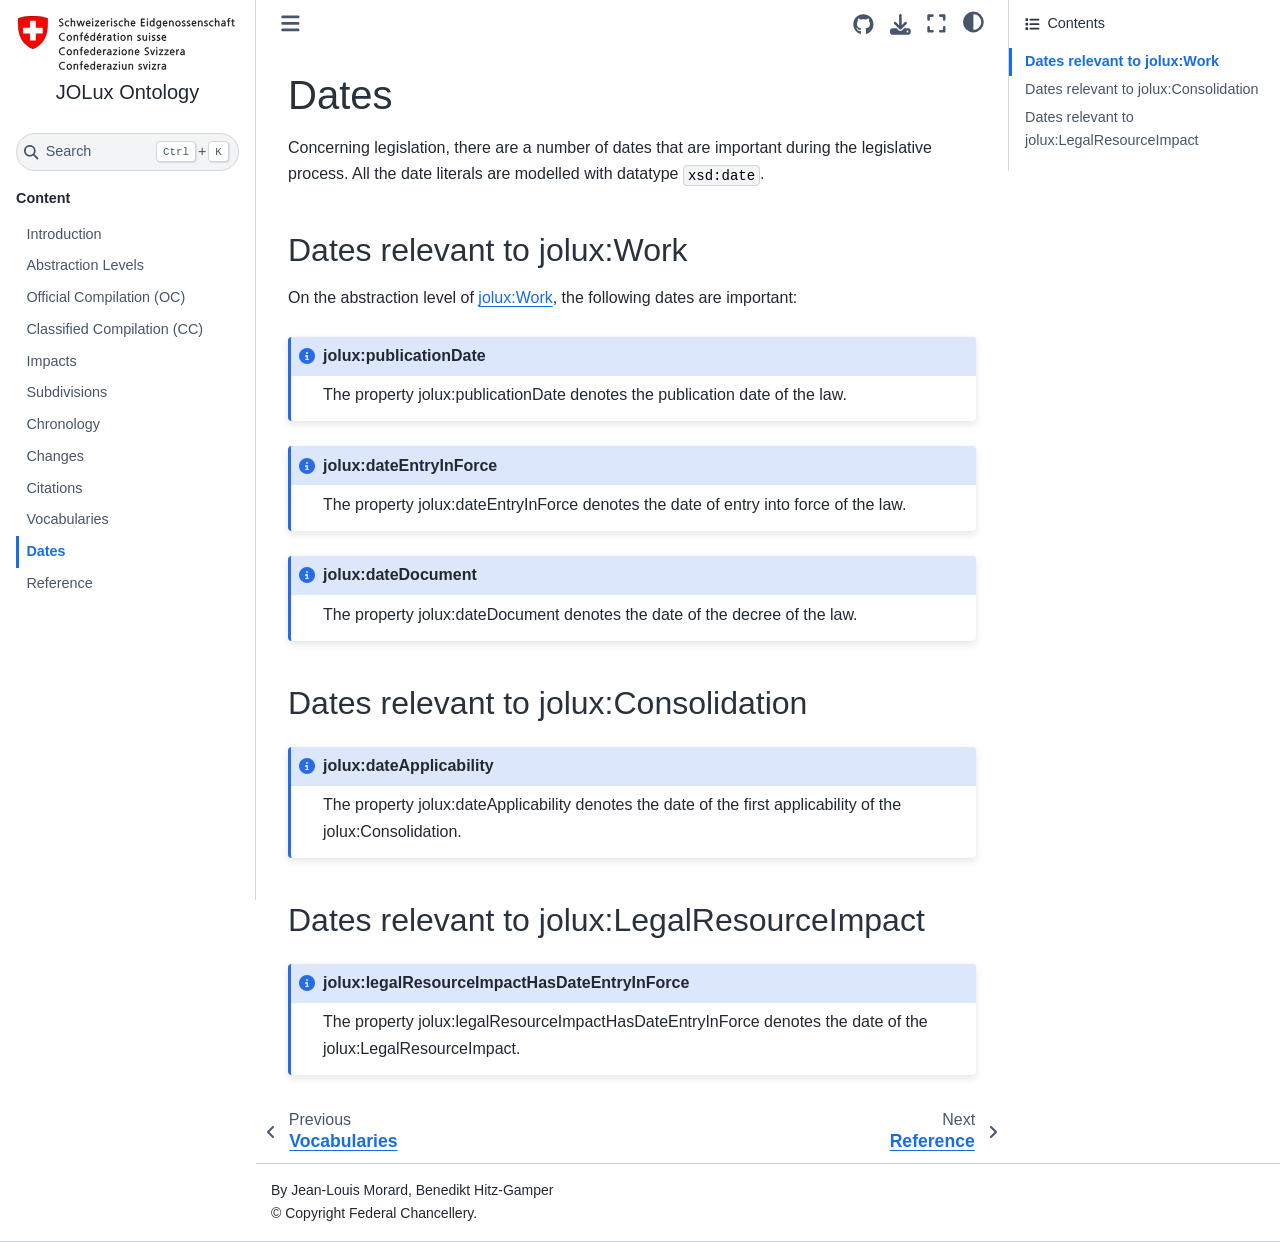
<file: dates.html>
<!DOCTYPE html>


<html lang="en" data-content_root="./" >

  <head>
    <meta charset="utf-8" />
    <meta name="viewport" content="width=device-width, initial-scale=1.0" /><meta name="viewport" content="width=device-width, initial-scale=1" />

    <title>Dates &#8212; JOLux 0.1 documentation</title>
  
  
  
  <script data-cfasync="false">
    document.documentElement.dataset.mode = localStorage.getItem("mode") || "";
    document.documentElement.dataset.theme = localStorage.getItem("theme") || "";
  </script>
  
  <!-- Loaded before other Sphinx assets -->
  <link href="_static/styles/theme.css?digest=dfe6caa3a7d634c4db9b" rel="stylesheet" />
<link href="_static/styles/bootstrap.css?digest=dfe6caa3a7d634c4db9b" rel="stylesheet" />
<link href="_static/styles/pydata-sphinx-theme.css?digest=dfe6caa3a7d634c4db9b" rel="stylesheet" />

  
  <link href="_static/vendor/fontawesome/6.5.2/css/all.min.css?digest=dfe6caa3a7d634c4db9b" rel="stylesheet" />
  <link rel="preload" as="font" type="font/woff2" crossorigin href="_static/vendor/fontawesome/6.5.2/webfonts/fa-solid-900.woff2" />
<link rel="preload" as="font" type="font/woff2" crossorigin href="_static/vendor/fontawesome/6.5.2/webfonts/fa-brands-400.woff2" />
<link rel="preload" as="font" type="font/woff2" crossorigin href="_static/vendor/fontawesome/6.5.2/webfonts/fa-regular-400.woff2" />

    <link rel="stylesheet" type="text/css" href="_static/pygments.css?v=a746c00c" />
    <link rel="stylesheet" type="text/css" href="_static/styles/sphinx-book-theme.css?v=a3416100" />
    <link rel="stylesheet" type="text/css" href="_static/custom.css?v=b0813e71" />
  
  <!-- Pre-loaded scripts that we'll load fully later -->
  <link rel="preload" as="script" href="_static/scripts/bootstrap.js?digest=dfe6caa3a7d634c4db9b" />
<link rel="preload" as="script" href="_static/scripts/pydata-sphinx-theme.js?digest=dfe6caa3a7d634c4db9b" />
  <script src="_static/vendor/fontawesome/6.5.2/js/all.min.js?digest=dfe6caa3a7d634c4db9b"></script>

    <script src="_static/documentation_options.js?v=e1a75a79"></script>
    <script src="_static/doctools.js?v=9bcbadda"></script>
    <script src="_static/sphinx_highlight.js?v=dc90522c"></script>
    <script src="_static/sparql_link.js?v=f695a40a"></script>
    <script src="_static/scripts/sphinx-book-theme.js?v=887ef09a"></script>
    <script>DOCUMENTATION_OPTIONS.pagename = 'dates';</script>
    <link rel="index" title="Index" href="genindex.html" />
    <link rel="search" title="Search" href="search.html" />
    <link rel="next" title="Reference" href="reference.html" />
    <link rel="prev" title="Vocabularies" href="vocabularies.html" />
  <meta name="viewport" content="width=device-width, initial-scale=1"/>
  <meta name="docsearch:language" content="en"/>
  </head>
  
  
  <body data-bs-spy="scroll" data-bs-target=".bd-toc-nav" data-offset="180" data-bs-root-margin="0px 0px -60%" data-default-mode="">

  
  
  <div id="pst-skip-link" class="skip-link d-print-none"><a href="#main-content">Skip to main content</a></div>
  
  <div id="pst-scroll-pixel-helper"></div>
  
  <button type="button" class="btn rounded-pill" id="pst-back-to-top">
    <i class="fa-solid fa-arrow-up"></i>Back to top</button>

  
  <input type="checkbox"
          class="sidebar-toggle"
          id="pst-primary-sidebar-checkbox"/>
  <label class="overlay overlay-primary" for="pst-primary-sidebar-checkbox"></label>
  
  <input type="checkbox"
          class="sidebar-toggle"
          id="pst-secondary-sidebar-checkbox"/>
  <label class="overlay overlay-secondary" for="pst-secondary-sidebar-checkbox"></label>
  
  <div class="search-button__wrapper">
    <div class="search-button__overlay"></div>
    <div class="search-button__search-container">
<form class="bd-search d-flex align-items-center"
      action="search.html"
      method="get">
  <i class="fa-solid fa-magnifying-glass"></i>
  <input type="search"
         class="form-control"
         name="q"
         id="search-input"
         placeholder="Search..."
         aria-label="Search..."
         autocomplete="off"
         autocorrect="off"
         autocapitalize="off"
         spellcheck="false"/>
  <span class="search-button__kbd-shortcut"><kbd class="kbd-shortcut__modifier">Ctrl</kbd>+<kbd>K</kbd></span>
</form></div>
  </div>

  <div class="pst-async-banner-revealer d-none">
  <aside id="bd-header-version-warning" class="d-none d-print-none" aria-label="Version warning"></aside>
</div>

  
    <header class="bd-header navbar navbar-expand-lg bd-navbar d-print-none">
    </header>
  

  <div class="bd-container">
    <div class="bd-container__inner bd-page-width">
      
      
      
      <div class="bd-sidebar-primary bd-sidebar">
        

  
  <div class="sidebar-header-items sidebar-primary__section">
    
    
    
    
  </div>
  
    <div class="sidebar-primary-items__start sidebar-primary__section">
        <div class="sidebar-primary-item">

  
     
  

<a class="navbar-brand logo" href="https://swiss.github.io/jolux">
  
  
  
  
  
    
    
      
    
    
    <img src="_static/logo-ch.svg" class="logo__image only-light" alt=""/>
    <script>document.write(`<img src="_static/logo-ch.svg" class="logo__image only-dark" alt=""/>`);</script>
  
  
    <p class="title logo__title">JOLux Ontology</p>
  
</a></div>
        <div class="sidebar-primary-item">

 <script>
 document.write(`
   <button class="btn search-button-field search-button__button" title="Search" aria-label="Search" data-bs-placement="bottom" data-bs-toggle="tooltip">
    <i class="fa-solid fa-magnifying-glass"></i>
    <span class="search-button__default-text">Search</span>
    <span class="search-button__kbd-shortcut"><kbd class="kbd-shortcut__modifier">Ctrl</kbd>+<kbd class="kbd-shortcut__modifier">K</kbd></span>
   </button>
 `);
 </script></div>
        <div class="sidebar-primary-item"><nav class="bd-links bd-docs-nav" aria-label="Main">
    <div class="bd-toc-item navbar-nav active">
        <p aria-level="2" class="caption" role="heading"><span class="caption-text">Content</span></p>
<ul class="current nav bd-sidenav">
<li class="toctree-l1"><a class="reference internal" href="index.html">Introduction</a></li>
<li class="toctree-l1"><a class="reference internal" href="abstraction_levels.html">Abstraction Levels</a></li>
<li class="toctree-l1"><a class="reference internal" href="official_compilation.html">Official Compilation (OC)</a></li>
<li class="toctree-l1"><a class="reference internal" href="classified_compilation.html">Classified Compilation (CC)</a></li>
<li class="toctree-l1"><a class="reference internal" href="impacts.html">Impacts</a></li>
<li class="toctree-l1"><a class="reference internal" href="subdivisions.html">Subdivisions</a></li>
<li class="toctree-l1"><a class="reference internal" href="chronology.html">Chronology</a></li>
<li class="toctree-l1"><a class="reference internal" href="changes.html">Changes</a></li>
<li class="toctree-l1"><a class="reference internal" href="citations.html">Citations</a></li>
<li class="toctree-l1"><a class="reference internal" href="vocabularies.html">Vocabularies</a></li>
<li class="toctree-l1 current active"><a class="current reference internal" href="#">Dates</a></li>
<li class="toctree-l1"><a class="reference internal" href="reference.html">Reference</a></li>
</ul>

    </div>
</nav></div>
    </div>
  
  
  <div class="sidebar-primary-items__end sidebar-primary__section">
  </div>
  
  <div id="rtd-footer-container"></div>


      </div>
      
      <main id="main-content" class="bd-main" role="main">
        
        

<div class="sbt-scroll-pixel-helper"></div>

          <div class="bd-content">
            <div class="bd-article-container">
              
              <div class="bd-header-article d-print-none">
<div class="header-article-items header-article__inner">
  
    <div class="header-article-items__start">
      
        <div class="header-article-item"><button class="sidebar-toggle primary-toggle btn btn-sm" title="Toggle primary sidebar" data-bs-placement="bottom" data-bs-toggle="tooltip">
  <span class="fa-solid fa-bars"></span>
</button></div>
      
    </div>
  
  
    <div class="header-article-items__end">
      
        <div class="header-article-item">

<div class="article-header-buttons">





<div class="dropdown dropdown-source-buttons">
  <button class="btn dropdown-toggle" type="button" data-bs-toggle="dropdown" aria-expanded="false" aria-label="Source repositories">
    <i class="fab fa-github"></i>
  </button>
  <ul class="dropdown-menu">
      
      
      
      <li><a href="https://github.com/swiss/jolux" target="_blank"
   class="btn btn-sm btn-source-repository-button dropdown-item"
   title="Source repository"
   data-bs-placement="left" data-bs-toggle="tooltip"
>
  

<span class="btn__icon-container">
  <i class="fab fa-github"></i>
  </span>
<span class="btn__text-container">Repository</span>
</a>
</li>
      
      
      
      
      <li><a href="https://github.com/swiss/jolux/blob/main/doc/dates.md?plain=1" target="_blank"
   class="btn btn-sm btn-source-file-button dropdown-item"
   title="Show source"
   data-bs-placement="left" data-bs-toggle="tooltip"
>
  

<span class="btn__icon-container">
  <i class="fas fa-code"></i>
  </span>
<span class="btn__text-container">Show source</span>
</a>
</li>
      
      
      
      
      <li><a href="https://github.com/swiss/jolux/edit/main/doc/dates.md" target="_blank"
   class="btn btn-sm btn-source-edit-button dropdown-item"
   title="Suggest edit"
   data-bs-placement="left" data-bs-toggle="tooltip"
>
  

<span class="btn__icon-container">
  <i class="fas fa-pencil-alt"></i>
  </span>
<span class="btn__text-container">Suggest edit</span>
</a>
</li>
      
      
      
      
      <li><a href="https://github.com/swiss/jolux/issues/new?title=Issue%20on%20page%20%2Fdates.html&body=Your%20issue%20content%20here." target="_blank"
   class="btn btn-sm btn-source-issues-button dropdown-item"
   title="Open an issue"
   data-bs-placement="left" data-bs-toggle="tooltip"
>
  

<span class="btn__icon-container">
  <i class="fas fa-lightbulb"></i>
  </span>
<span class="btn__text-container">Open issue</span>
</a>
</li>
      
  </ul>
</div>






<div class="dropdown dropdown-download-buttons">
  <button class="btn dropdown-toggle" type="button" data-bs-toggle="dropdown" aria-expanded="false" aria-label="Download this page">
    <i class="fas fa-download"></i>
  </button>
  <ul class="dropdown-menu">
      
      
      
      <li><a href="_sources/dates.md" target="_blank"
   class="btn btn-sm btn-download-source-button dropdown-item"
   title="Download source file"
   data-bs-placement="left" data-bs-toggle="tooltip"
>
  

<span class="btn__icon-container">
  <i class="fas fa-file"></i>
  </span>
<span class="btn__text-container">.md</span>
</a>
</li>
      
      
      
      
      <li>
<button onclick="window.print()"
  class="btn btn-sm btn-download-pdf-button dropdown-item"
  title="Print to PDF"
  data-bs-placement="left" data-bs-toggle="tooltip"
>
  

<span class="btn__icon-container">
  <i class="fas fa-file-pdf"></i>
  </span>
<span class="btn__text-container">.pdf</span>
</button>
</li>
      
  </ul>
</div>




<button onclick="toggleFullScreen()"
  class="btn btn-sm btn-fullscreen-button"
  title="Fullscreen mode"
  data-bs-placement="bottom" data-bs-toggle="tooltip"
>
  

<span class="btn__icon-container">
  <i class="fas fa-expand"></i>
  </span>

</button>



<script>
document.write(`
  <button class="btn btn-sm nav-link pst-navbar-icon theme-switch-button" title="light/dark" aria-label="light/dark" data-bs-placement="bottom" data-bs-toggle="tooltip">
    <i class="theme-switch fa-solid fa-sun fa-lg" data-mode="light"></i>
    <i class="theme-switch fa-solid fa-moon fa-lg" data-mode="dark"></i>
    <i class="theme-switch fa-solid fa-circle-half-stroke fa-lg" data-mode="auto"></i>
  </button>
`);
</script>


<script>
document.write(`
  <button class="btn btn-sm pst-navbar-icon search-button search-button__button" title="Search" aria-label="Search" data-bs-placement="bottom" data-bs-toggle="tooltip">
    <i class="fa-solid fa-magnifying-glass fa-lg"></i>
  </button>
`);
</script>
<button class="sidebar-toggle secondary-toggle btn btn-sm" title="Toggle secondary sidebar" data-bs-placement="bottom" data-bs-toggle="tooltip">
    <span class="fa-solid fa-list"></span>
</button>
</div></div>
      
    </div>
  
</div>
</div>
              
              

<div id="jb-print-docs-body" class="onlyprint">
    <h1>Dates</h1>
    <!-- Table of contents -->
    <div id="print-main-content">
        <div id="jb-print-toc">
            
            <div>
                <h2> Contents </h2>
            </div>
            <nav aria-label="Page">
                <ul class="visible nav section-nav flex-column">
<li class="toc-h2 nav-item toc-entry"><a class="reference internal nav-link" href="#dates-relevant-to-jolux-work">Dates relevant to jolux:Work</a></li>
<li class="toc-h2 nav-item toc-entry"><a class="reference internal nav-link" href="#dates-relevant-to-jolux-consolidation">Dates relevant to jolux:Consolidation</a></li>
<li class="toc-h2 nav-item toc-entry"><a class="reference internal nav-link" href="#dates-relevant-to-jolux-legalresourceimpact">Dates relevant to jolux:LegalResourceImpact</a></li>
</ul>
            </nav>
        </div>
    </div>
</div>

              
                
<div id="searchbox"></div>
                <article class="bd-article">
                  
  <section id="dates">
<h1>Dates<a class="headerlink" href="#dates" title="Link to this heading">#</a></h1>
<p>Concerning legislation, there are a number of dates that are important during the legislative process. All the date literals are modelled with datatype <code class="docutils literal notranslate"><span class="pre">xsd:date</span></code>.</p>
<section id="dates-relevant-to-jolux-work">
<h2>Dates relevant to jolux:Work<a class="headerlink" href="#dates-relevant-to-jolux-work" title="Link to this heading">#</a></h2>
<p>On the abstraction level of <a class="reference internal" href="abstraction_levels.html#work"><span class="std std-ref">jolux:Work</span></a>, the following dates are important:</p>
<div class="note admonition" id="publicationdate">
<p class="admonition-title">jolux:publicationDate</p>
<p>The property jolux:publicationDate denotes the publication date of the law.</p>
</div>
<div class="note admonition" id="dateentryinforce">
<p class="admonition-title">jolux:dateEntryInForce</p>
<p>The property jolux:dateEntryInForce denotes the date of entry into force of the law.</p>
</div>
<div class="note admonition" id="datedocument">
<p class="admonition-title">jolux:dateDocument</p>
<p>The property jolux:dateDocument denotes the date of the decree of the law.</p>
</div>
</section>
<section id="dates-relevant-to-jolux-consolidation">
<h2>Dates relevant to jolux:Consolidation<a class="headerlink" href="#dates-relevant-to-jolux-consolidation" title="Link to this heading">#</a></h2>
<div class="note admonition" id="dateapplicability">
<p class="admonition-title">jolux:dateApplicability</p>
<p>The property jolux:dateApplicability denotes the date of the first applicability of the jolux:Consolidation.</p>
</div>
</section>
<section id="dates-relevant-to-jolux-legalresourceimpact">
<h2>Dates relevant to jolux:LegalResourceImpact<a class="headerlink" href="#dates-relevant-to-jolux-legalresourceimpact" title="Link to this heading">#</a></h2>
<div class="note admonition" id="legalresourceimpacthasdateentryinforce">
<p class="admonition-title">jolux:legalResourceImpactHasDateEntryInForce</p>
<p>The property jolux:legalResourceImpactHasDateEntryInForce denotes the date of the jolux:LegalResourceImpact.</p>
</div>
</section>
</section>


                </article>
              

              
              
              
              
                <footer class="prev-next-footer d-print-none">
                  
<div class="prev-next-area">
    <a class="left-prev"
       href="vocabularies.html"
       title="previous page">
      <i class="fa-solid fa-angle-left"></i>
      <div class="prev-next-info">
        <p class="prev-next-subtitle">previous</p>
        <p class="prev-next-title">Vocabularies</p>
      </div>
    </a>
    <a class="right-next"
       href="reference.html"
       title="next page">
      <div class="prev-next-info">
        <p class="prev-next-subtitle">next</p>
        <p class="prev-next-title">Reference</p>
      </div>
      <i class="fa-solid fa-angle-right"></i>
    </a>
</div>
                </footer>
              
            </div>
            
            
              
                <div class="bd-sidebar-secondary bd-toc"><div class="sidebar-secondary-items sidebar-secondary__inner">


  <div class="sidebar-secondary-item">
  <div class="page-toc tocsection onthispage">
    <i class="fa-solid fa-list"></i> Contents
  </div>
  <nav class="bd-toc-nav page-toc">
    <ul class="visible nav section-nav flex-column">
<li class="toc-h2 nav-item toc-entry"><a class="reference internal nav-link" href="#dates-relevant-to-jolux-work">Dates relevant to jolux:Work</a></li>
<li class="toc-h2 nav-item toc-entry"><a class="reference internal nav-link" href="#dates-relevant-to-jolux-consolidation">Dates relevant to jolux:Consolidation</a></li>
<li class="toc-h2 nav-item toc-entry"><a class="reference internal nav-link" href="#dates-relevant-to-jolux-legalresourceimpact">Dates relevant to jolux:LegalResourceImpact</a></li>
</ul>
  </nav></div>

</div></div>
              
            
          </div>
          <footer class="bd-footer-content">
            
<div class="bd-footer-content__inner container">
  
  <div class="footer-item">
    
<p class="component-author">
By Jean-Louis Morard, Benedikt Hitz-Gamper
</p>

  </div>
  
  <div class="footer-item">
    

  <p class="copyright">
    
      © Copyright Federal Chancellery.
      <br/>
    
  </p>

  </div>
  
  <div class="footer-item">
    
  </div>
  
  <div class="footer-item">
    
  </div>
  
</div>
          </footer>
        

      </main>
    </div>
  </div>
  
  <!-- Scripts loaded after <body> so the DOM is not blocked -->
  <script src="_static/scripts/bootstrap.js?digest=dfe6caa3a7d634c4db9b"></script>
<script src="_static/scripts/pydata-sphinx-theme.js?digest=dfe6caa3a7d634c4db9b"></script>

  <footer class="bd-footer">
  </footer>
  </body>
</html>
</file>
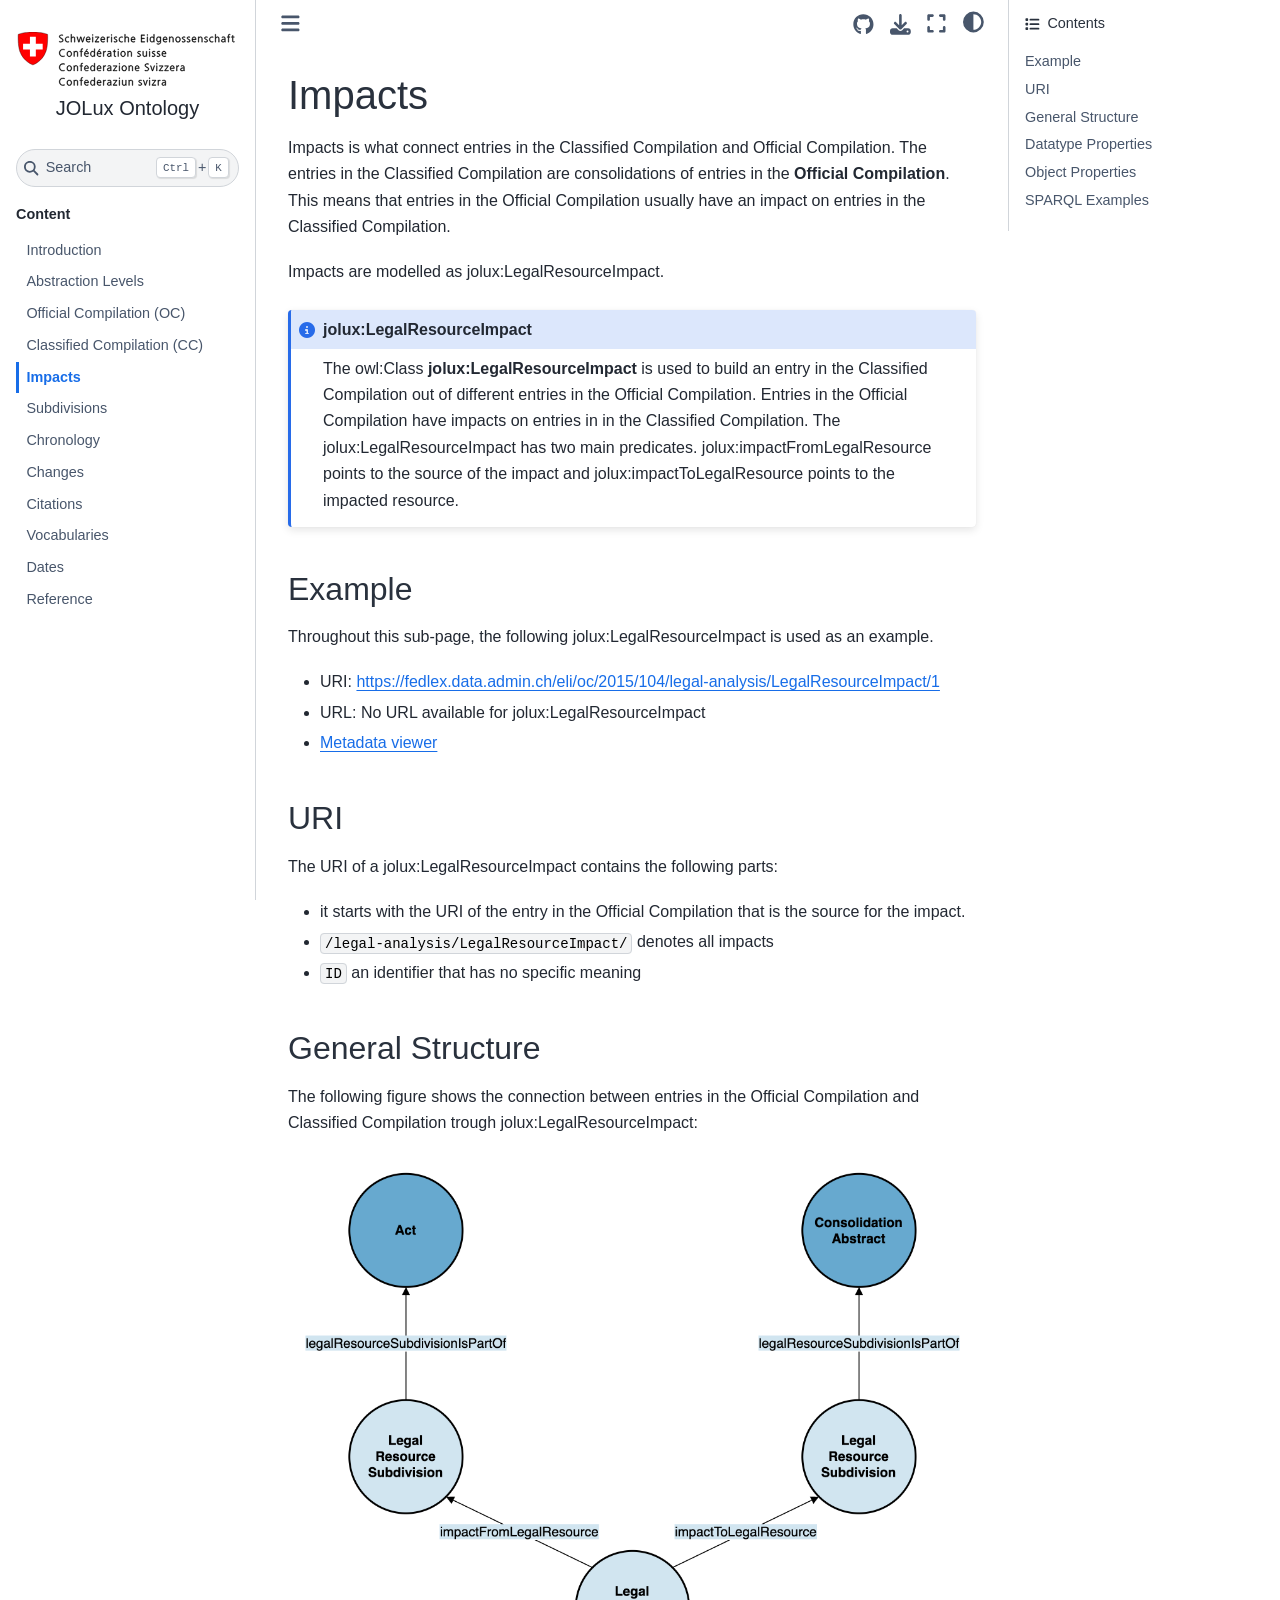
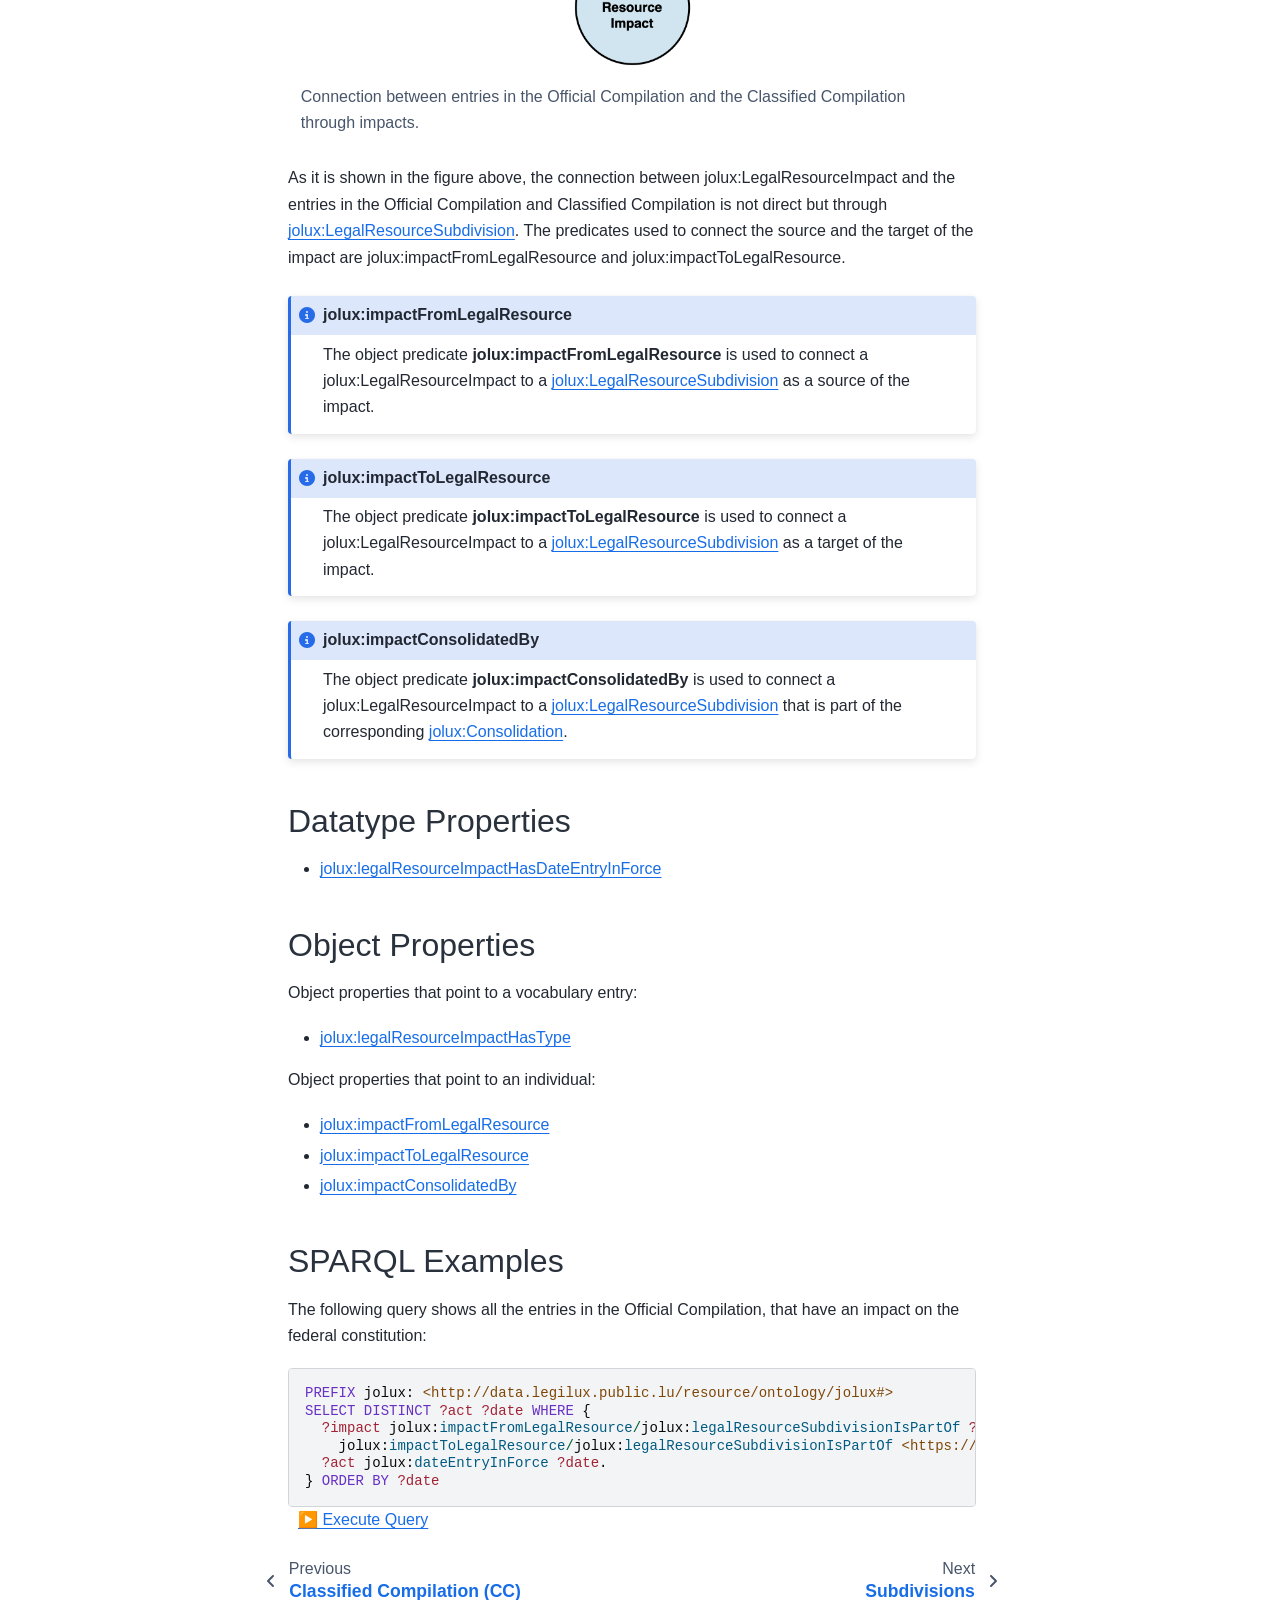
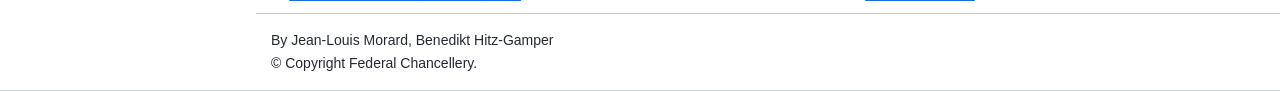
<file: impacts.html>
<!DOCTYPE html>


<html lang="en" data-content_root="./" >

  <head>
    <meta charset="utf-8" />
    <meta name="viewport" content="width=device-width, initial-scale=1.0" /><meta name="viewport" content="width=device-width, initial-scale=1" />

    <title>Impacts &#8212; JOLux 0.1 documentation</title>
  
  
  
  <script data-cfasync="false">
    document.documentElement.dataset.mode = localStorage.getItem("mode") || "";
    document.documentElement.dataset.theme = localStorage.getItem("theme") || "";
  </script>
  
  <!-- Loaded before other Sphinx assets -->
  <link href="_static/styles/theme.css?digest=dfe6caa3a7d634c4db9b" rel="stylesheet" />
<link href="_static/styles/bootstrap.css?digest=dfe6caa3a7d634c4db9b" rel="stylesheet" />
<link href="_static/styles/pydata-sphinx-theme.css?digest=dfe6caa3a7d634c4db9b" rel="stylesheet" />

  
  <link href="_static/vendor/fontawesome/6.5.2/css/all.min.css?digest=dfe6caa3a7d634c4db9b" rel="stylesheet" />
  <link rel="preload" as="font" type="font/woff2" crossorigin href="_static/vendor/fontawesome/6.5.2/webfonts/fa-solid-900.woff2" />
<link rel="preload" as="font" type="font/woff2" crossorigin href="_static/vendor/fontawesome/6.5.2/webfonts/fa-brands-400.woff2" />
<link rel="preload" as="font" type="font/woff2" crossorigin href="_static/vendor/fontawesome/6.5.2/webfonts/fa-regular-400.woff2" />

    <link rel="stylesheet" type="text/css" href="_static/pygments.css?v=a746c00c" />
    <link rel="stylesheet" type="text/css" href="_static/styles/sphinx-book-theme.css?v=a3416100" />
    <link rel="stylesheet" type="text/css" href="_static/custom.css?v=b0813e71" />
  
  <!-- Pre-loaded scripts that we'll load fully later -->
  <link rel="preload" as="script" href="_static/scripts/bootstrap.js?digest=dfe6caa3a7d634c4db9b" />
<link rel="preload" as="script" href="_static/scripts/pydata-sphinx-theme.js?digest=dfe6caa3a7d634c4db9b" />
  <script src="_static/vendor/fontawesome/6.5.2/js/all.min.js?digest=dfe6caa3a7d634c4db9b"></script>

    <script src="_static/documentation_options.js?v=e1a75a79"></script>
    <script src="_static/doctools.js?v=9bcbadda"></script>
    <script src="_static/sphinx_highlight.js?v=dc90522c"></script>
    <script src="_static/sparql_link.js?v=f695a40a"></script>
    <script src="_static/scripts/sphinx-book-theme.js?v=887ef09a"></script>
    <script>DOCUMENTATION_OPTIONS.pagename = 'impacts';</script>
    <link rel="index" title="Index" href="genindex.html" />
    <link rel="search" title="Search" href="search.html" />
    <link rel="next" title="Subdivisions" href="subdivisions.html" />
    <link rel="prev" title="Classified Compilation (CC)" href="classified_compilation.html" />
  <meta name="viewport" content="width=device-width, initial-scale=1"/>
  <meta name="docsearch:language" content="en"/>
  </head>
  
  
  <body data-bs-spy="scroll" data-bs-target=".bd-toc-nav" data-offset="180" data-bs-root-margin="0px 0px -60%" data-default-mode="">

  
  
  <div id="pst-skip-link" class="skip-link d-print-none"><a href="#main-content">Skip to main content</a></div>
  
  <div id="pst-scroll-pixel-helper"></div>
  
  <button type="button" class="btn rounded-pill" id="pst-back-to-top">
    <i class="fa-solid fa-arrow-up"></i>Back to top</button>

  
  <input type="checkbox"
          class="sidebar-toggle"
          id="pst-primary-sidebar-checkbox"/>
  <label class="overlay overlay-primary" for="pst-primary-sidebar-checkbox"></label>
  
  <input type="checkbox"
          class="sidebar-toggle"
          id="pst-secondary-sidebar-checkbox"/>
  <label class="overlay overlay-secondary" for="pst-secondary-sidebar-checkbox"></label>
  
  <div class="search-button__wrapper">
    <div class="search-button__overlay"></div>
    <div class="search-button__search-container">
<form class="bd-search d-flex align-items-center"
      action="search.html"
      method="get">
  <i class="fa-solid fa-magnifying-glass"></i>
  <input type="search"
         class="form-control"
         name="q"
         id="search-input"
         placeholder="Search..."
         aria-label="Search..."
         autocomplete="off"
         autocorrect="off"
         autocapitalize="off"
         spellcheck="false"/>
  <span class="search-button__kbd-shortcut"><kbd class="kbd-shortcut__modifier">Ctrl</kbd>+<kbd>K</kbd></span>
</form></div>
  </div>

  <div class="pst-async-banner-revealer d-none">
  <aside id="bd-header-version-warning" class="d-none d-print-none" aria-label="Version warning"></aside>
</div>

  
    <header class="bd-header navbar navbar-expand-lg bd-navbar d-print-none">
    </header>
  

  <div class="bd-container">
    <div class="bd-container__inner bd-page-width">
      
      
      
      <div class="bd-sidebar-primary bd-sidebar">
        

  
  <div class="sidebar-header-items sidebar-primary__section">
    
    
    
    
  </div>
  
    <div class="sidebar-primary-items__start sidebar-primary__section">
        <div class="sidebar-primary-item">

  
     
  

<a class="navbar-brand logo" href="https://swiss.github.io/jolux">
  
  
  
  
  
    
    
      
    
    
    <img src="_static/logo-ch.svg" class="logo__image only-light" alt=""/>
    <script>document.write(`<img src="_static/logo-ch.svg" class="logo__image only-dark" alt=""/>`);</script>
  
  
    <p class="title logo__title">JOLux Ontology</p>
  
</a></div>
        <div class="sidebar-primary-item">

 <script>
 document.write(`
   <button class="btn search-button-field search-button__button" title="Search" aria-label="Search" data-bs-placement="bottom" data-bs-toggle="tooltip">
    <i class="fa-solid fa-magnifying-glass"></i>
    <span class="search-button__default-text">Search</span>
    <span class="search-button__kbd-shortcut"><kbd class="kbd-shortcut__modifier">Ctrl</kbd>+<kbd class="kbd-shortcut__modifier">K</kbd></span>
   </button>
 `);
 </script></div>
        <div class="sidebar-primary-item"><nav class="bd-links bd-docs-nav" aria-label="Main">
    <div class="bd-toc-item navbar-nav active">
        <p aria-level="2" class="caption" role="heading"><span class="caption-text">Content</span></p>
<ul class="current nav bd-sidenav">
<li class="toctree-l1"><a class="reference internal" href="index.html">Introduction</a></li>
<li class="toctree-l1"><a class="reference internal" href="abstraction_levels.html">Abstraction Levels</a></li>
<li class="toctree-l1"><a class="reference internal" href="official_compilation.html">Official Compilation (OC)</a></li>
<li class="toctree-l1"><a class="reference internal" href="classified_compilation.html">Classified Compilation (CC)</a></li>
<li class="toctree-l1 current active"><a class="current reference internal" href="#">Impacts</a></li>
<li class="toctree-l1"><a class="reference internal" href="subdivisions.html">Subdivisions</a></li>
<li class="toctree-l1"><a class="reference internal" href="chronology.html">Chronology</a></li>
<li class="toctree-l1"><a class="reference internal" href="changes.html">Changes</a></li>
<li class="toctree-l1"><a class="reference internal" href="citations.html">Citations</a></li>
<li class="toctree-l1"><a class="reference internal" href="vocabularies.html">Vocabularies</a></li>
<li class="toctree-l1"><a class="reference internal" href="dates.html">Dates</a></li>
<li class="toctree-l1"><a class="reference internal" href="reference.html">Reference</a></li>
</ul>

    </div>
</nav></div>
    </div>
  
  
  <div class="sidebar-primary-items__end sidebar-primary__section">
  </div>
  
  <div id="rtd-footer-container"></div>


      </div>
      
      <main id="main-content" class="bd-main" role="main">
        
        

<div class="sbt-scroll-pixel-helper"></div>

          <div class="bd-content">
            <div class="bd-article-container">
              
              <div class="bd-header-article d-print-none">
<div class="header-article-items header-article__inner">
  
    <div class="header-article-items__start">
      
        <div class="header-article-item"><button class="sidebar-toggle primary-toggle btn btn-sm" title="Toggle primary sidebar" data-bs-placement="bottom" data-bs-toggle="tooltip">
  <span class="fa-solid fa-bars"></span>
</button></div>
      
    </div>
  
  
    <div class="header-article-items__end">
      
        <div class="header-article-item">

<div class="article-header-buttons">





<div class="dropdown dropdown-source-buttons">
  <button class="btn dropdown-toggle" type="button" data-bs-toggle="dropdown" aria-expanded="false" aria-label="Source repositories">
    <i class="fab fa-github"></i>
  </button>
  <ul class="dropdown-menu">
      
      
      
      <li><a href="https://github.com/swiss/jolux" target="_blank"
   class="btn btn-sm btn-source-repository-button dropdown-item"
   title="Source repository"
   data-bs-placement="left" data-bs-toggle="tooltip"
>
  

<span class="btn__icon-container">
  <i class="fab fa-github"></i>
  </span>
<span class="btn__text-container">Repository</span>
</a>
</li>
      
      
      
      
      <li><a href="https://github.com/swiss/jolux/blob/main/doc/impacts.md?plain=1" target="_blank"
   class="btn btn-sm btn-source-file-button dropdown-item"
   title="Show source"
   data-bs-placement="left" data-bs-toggle="tooltip"
>
  

<span class="btn__icon-container">
  <i class="fas fa-code"></i>
  </span>
<span class="btn__text-container">Show source</span>
</a>
</li>
      
      
      
      
      <li><a href="https://github.com/swiss/jolux/edit/main/doc/impacts.md" target="_blank"
   class="btn btn-sm btn-source-edit-button dropdown-item"
   title="Suggest edit"
   data-bs-placement="left" data-bs-toggle="tooltip"
>
  

<span class="btn__icon-container">
  <i class="fas fa-pencil-alt"></i>
  </span>
<span class="btn__text-container">Suggest edit</span>
</a>
</li>
      
      
      
      
      <li><a href="https://github.com/swiss/jolux/issues/new?title=Issue%20on%20page%20%2Fimpacts.html&body=Your%20issue%20content%20here." target="_blank"
   class="btn btn-sm btn-source-issues-button dropdown-item"
   title="Open an issue"
   data-bs-placement="left" data-bs-toggle="tooltip"
>
  

<span class="btn__icon-container">
  <i class="fas fa-lightbulb"></i>
  </span>
<span class="btn__text-container">Open issue</span>
</a>
</li>
      
  </ul>
</div>






<div class="dropdown dropdown-download-buttons">
  <button class="btn dropdown-toggle" type="button" data-bs-toggle="dropdown" aria-expanded="false" aria-label="Download this page">
    <i class="fas fa-download"></i>
  </button>
  <ul class="dropdown-menu">
      
      
      
      <li><a href="_sources/impacts.md" target="_blank"
   class="btn btn-sm btn-download-source-button dropdown-item"
   title="Download source file"
   data-bs-placement="left" data-bs-toggle="tooltip"
>
  

<span class="btn__icon-container">
  <i class="fas fa-file"></i>
  </span>
<span class="btn__text-container">.md</span>
</a>
</li>
      
      
      
      
      <li>
<button onclick="window.print()"
  class="btn btn-sm btn-download-pdf-button dropdown-item"
  title="Print to PDF"
  data-bs-placement="left" data-bs-toggle="tooltip"
>
  

<span class="btn__icon-container">
  <i class="fas fa-file-pdf"></i>
  </span>
<span class="btn__text-container">.pdf</span>
</button>
</li>
      
  </ul>
</div>




<button onclick="toggleFullScreen()"
  class="btn btn-sm btn-fullscreen-button"
  title="Fullscreen mode"
  data-bs-placement="bottom" data-bs-toggle="tooltip"
>
  

<span class="btn__icon-container">
  <i class="fas fa-expand"></i>
  </span>

</button>



<script>
document.write(`
  <button class="btn btn-sm nav-link pst-navbar-icon theme-switch-button" title="light/dark" aria-label="light/dark" data-bs-placement="bottom" data-bs-toggle="tooltip">
    <i class="theme-switch fa-solid fa-sun fa-lg" data-mode="light"></i>
    <i class="theme-switch fa-solid fa-moon fa-lg" data-mode="dark"></i>
    <i class="theme-switch fa-solid fa-circle-half-stroke fa-lg" data-mode="auto"></i>
  </button>
`);
</script>


<script>
document.write(`
  <button class="btn btn-sm pst-navbar-icon search-button search-button__button" title="Search" aria-label="Search" data-bs-placement="bottom" data-bs-toggle="tooltip">
    <i class="fa-solid fa-magnifying-glass fa-lg"></i>
  </button>
`);
</script>
<button class="sidebar-toggle secondary-toggle btn btn-sm" title="Toggle secondary sidebar" data-bs-placement="bottom" data-bs-toggle="tooltip">
    <span class="fa-solid fa-list"></span>
</button>
</div></div>
      
    </div>
  
</div>
</div>
              
              

<div id="jb-print-docs-body" class="onlyprint">
    <h1>Impacts</h1>
    <!-- Table of contents -->
    <div id="print-main-content">
        <div id="jb-print-toc">
            
            <div>
                <h2> Contents </h2>
            </div>
            <nav aria-label="Page">
                <ul class="visible nav section-nav flex-column">
<li class="toc-h2 nav-item toc-entry"><a class="reference internal nav-link" href="#example">Example</a></li>
<li class="toc-h2 nav-item toc-entry"><a class="reference internal nav-link" href="#uri">URI</a></li>
<li class="toc-h2 nav-item toc-entry"><a class="reference internal nav-link" href="#general-structure">General Structure</a></li>
<li class="toc-h2 nav-item toc-entry"><a class="reference internal nav-link" href="#datatype-properties">Datatype Properties</a></li>
<li class="toc-h2 nav-item toc-entry"><a class="reference internal nav-link" href="#object-properties">Object Properties</a></li>
<li class="toc-h2 nav-item toc-entry"><a class="reference internal nav-link" href="#sparql-examples">SPARQL Examples</a></li>
</ul>
            </nav>
        </div>
    </div>
</div>

              
                
<div id="searchbox"></div>
                <article class="bd-article">
                  
  <section id="impacts">
<h1>Impacts<a class="headerlink" href="#impacts" title="Link to this heading">#</a></h1>
<p>Impacts is what connect entries in the Classified Compilation and Official Compilation. The entries in the Classified Compilation are consolidations of entries in the <strong>Official Compilation</strong>. This means that entries in the Official Compilation usually have an impact on entries in the Classified Compilation.</p>
<p>Impacts are modelled as jolux:LegalResourceImpact.</p>
<div class="note admonition" id="legalresourceimpact">
<p class="admonition-title">jolux:LegalResourceImpact</p>
<p>The owl:Class <strong>jolux:LegalResourceImpact</strong> is used to build an entry in the Classified Compilation out of different entries in the Official Compilation. Entries in the Official Compilation have impacts on entries in in the Classified Compilation. The jolux:LegalResourceImpact has two main predicates. jolux:impactFromLegalResource points to the source of the impact and jolux:impactToLegalResource points to the impacted resource.</p>
</div>
<section id="example">
<h2>Example<a class="headerlink" href="#example" title="Link to this heading">#</a></h2>
<p>Throughout this sub-page, the following jolux:LegalResourceImpact is used as an example.</p>
<ul class="simple">
<li><p>URI: <a class="reference external" href="https://fedlex.data.admin.ch/eli/oc/2015/104/legal-analysis/LegalResourceImpact/1">https://fedlex.data.admin.ch/eli/oc/2015/104/legal-analysis/LegalResourceImpact/1</a></p></li>
<li><p>URL: No URL available for jolux:LegalResourceImpact</p></li>
<li><p><a class="reference external" href="https://fedlex.data.admin.ch/de-CH/metadata?value=https:%2F%2Ffedlex.data.admin.ch%2Feli%2Foc%2F2015%2F104%2Flegal-analysis%2FLegalResourceImpact%2F1">Metadata viewer</a></p></li>
</ul>
</section>
<section id="uri">
<h2>URI<a class="headerlink" href="#uri" title="Link to this heading">#</a></h2>
<p>The URI of a jolux:LegalResourceImpact contains the following parts:</p>
<ul class="simple">
<li><p>it starts with the URI of the entry in the Official Compilation that is the source for the impact.</p></li>
<li><p><code class="docutils literal notranslate"><span class="pre">/legal-analysis/LegalResourceImpact/</span></code> denotes all impacts</p></li>
<li><p><code class="docutils literal notranslate"><span class="pre">ID</span></code> an identifier that has no specific meaning</p></li>
</ul>
</section>
<section id="general-structure">
<h2>General Structure<a class="headerlink" href="#general-structure" title="Link to this heading">#</a></h2>
<p>The following figure shows the connection between entries in the Official Compilation and Classified Compilation trough jolux:LegalResourceImpact:</p>
<figure class="align-default" id="impact">
<img alt="_images/impact.png" src="_images/impact.png" />
<figcaption>
<p><span class="caption-text">Connection between entries in the Official Compilation and the Classified Compilation through impacts.</span><a class="headerlink" href="#impact" title="Link to this image">#</a></p>
</figcaption>
</figure>
<p>As it is shown in the figure above, the connection between jolux:LegalResourceImpact and the entries in the Official Compilation and Classified Compilation is not direct but through <a class="reference internal" href="subdivisions.html#legalresourcesubdivision"><span class="std std-ref">jolux:LegalResourceSubdivision</span></a>. The predicates used to connect the source and the target of the impact are jolux:impactFromLegalResource and jolux:impactToLegalResource.</p>
<div class="note admonition" id="impactfromlegalresource">
<p class="admonition-title">jolux:impactFromLegalResource</p>
<p>The object predicate <strong>jolux:impactFromLegalResource</strong> is used to connect a jolux:LegalResourceImpact to a <a class="reference internal" href="subdivisions.html#legalresourcesubdivision"><span class="std std-ref">jolux:LegalResourceSubdivision</span></a> as a source of the impact.</p>
</div>
<div class="note admonition" id="impacttolegalresource">
<p class="admonition-title">jolux:impactToLegalResource</p>
<p>The object predicate <strong>jolux:impactToLegalResource</strong> is used to connect a jolux:LegalResourceImpact to a <a class="reference internal" href="subdivisions.html#legalresourcesubdivision"><span class="std std-ref">jolux:LegalResourceSubdivision</span></a> as a target of the impact.</p>
</div>
<div class="note admonition" id="impactconsolidatedby">
<p class="admonition-title">jolux:impactConsolidatedBy</p>
<p>The object predicate <strong>jolux:impactConsolidatedBy</strong> is used to connect a jolux:LegalResourceImpact to a <a class="reference internal" href="subdivisions.html#legalresourcesubdivision"><span class="std std-ref">jolux:LegalResourceSubdivision</span></a> that is part of the corresponding <a class="reference internal" href="classified_compilation.html#consolidation"><span class="std std-ref">jolux:Consolidation</span></a>.</p>
</div>
</section>
<section id="datatype-properties">
<h2>Datatype Properties<a class="headerlink" href="#datatype-properties" title="Link to this heading">#</a></h2>
<ul class="simple">
<li><p><a class="reference internal" href="dates.html#legalresourceimpacthasdateentryinforce"><span class="std std-ref">jolux:legalResourceImpactHasDateEntryInForce</span></a></p></li>
</ul>
</section>
<section id="object-properties">
<h2>Object Properties<a class="headerlink" href="#object-properties" title="Link to this heading">#</a></h2>
<p>Object properties that point to a vocabulary entry:</p>
<ul class="simple">
<li><p><a class="reference internal" href="vocabularies.html#id3"><span class="std std-ref">jolux:legalResourceImpactHasType</span></a></p></li>
</ul>
<p>Object properties that point to an individual:</p>
<ul class="simple">
<li><p><a class="reference internal" href="#impactfromlegalresource"><span class="std std-ref">jolux:impactFromLegalResource</span></a></p></li>
<li><p><a class="reference internal" href="#impacttolegalresource"><span class="std std-ref">jolux:impactToLegalResource</span></a></p></li>
<li><p><a class="reference internal" href="#impactconsolidatedby"><span class="std std-ref">jolux:impactConsolidatedBy</span></a></p></li>
</ul>
</section>
<section id="sparql-examples">
<h2>SPARQL Examples<a class="headerlink" href="#sparql-examples" title="Link to this heading">#</a></h2>
<p>The following query shows all the entries in the Official Compilation, that have an impact on the federal constitution:</p>
<div class="highlight-sparql notranslate"><div class="highlight"><pre><span></span><span class="k">PREFIX</span> <span class="nn">jolux</span><span class="p">:</span> <span class="nl">&lt;http://data.legilux.public.lu/resource/ontology/jolux#&gt;</span>
<span class="k">SELECT</span> <span class="k">DISTINCT</span> <span class="nv">?act</span> <span class="nv">?date</span> <span class="k">WHERE</span> <span class="p">{</span>
  <span class="nv">?impact</span> <span class="nn">jolux</span><span class="p">:</span><span class="nt">impactFromLegalResource</span><span class="o">/</span><span class="nn">jolux</span><span class="p">:</span><span class="nt">legalResourceSubdivisionIsPartOf</span> <span class="nv">?act</span><span class="p">;</span>
    <span class="nn">jolux</span><span class="p">:</span><span class="nt">impactToLegalResource</span><span class="o">/</span><span class="nn">jolux</span><span class="p">:</span><span class="nt">legalResourceSubdivisionIsPartOf</span> <span class="nl">&lt;https://fedlex.data.admin.ch/eli/cc/1999/404&gt;</span><span class="p">.</span>
  <span class="nv">?act</span> <span class="nn">jolux</span><span class="p">:</span><span class="nt">dateEntryInForce</span> <span class="nv">?date</span><span class="p">.</span>
<span class="p">}</span> <span class="k">ORDER BY</span> <span class="nv">?date</span>
</pre></div>
</div>
</section>
</section>


                </article>
              

              
              
              
              
                <footer class="prev-next-footer d-print-none">
                  
<div class="prev-next-area">
    <a class="left-prev"
       href="classified_compilation.html"
       title="previous page">
      <i class="fa-solid fa-angle-left"></i>
      <div class="prev-next-info">
        <p class="prev-next-subtitle">previous</p>
        <p class="prev-next-title">Classified Compilation (CC)</p>
      </div>
    </a>
    <a class="right-next"
       href="subdivisions.html"
       title="next page">
      <div class="prev-next-info">
        <p class="prev-next-subtitle">next</p>
        <p class="prev-next-title">Subdivisions</p>
      </div>
      <i class="fa-solid fa-angle-right"></i>
    </a>
</div>
                </footer>
              
            </div>
            
            
              
                <div class="bd-sidebar-secondary bd-toc"><div class="sidebar-secondary-items sidebar-secondary__inner">


  <div class="sidebar-secondary-item">
  <div class="page-toc tocsection onthispage">
    <i class="fa-solid fa-list"></i> Contents
  </div>
  <nav class="bd-toc-nav page-toc">
    <ul class="visible nav section-nav flex-column">
<li class="toc-h2 nav-item toc-entry"><a class="reference internal nav-link" href="#example">Example</a></li>
<li class="toc-h2 nav-item toc-entry"><a class="reference internal nav-link" href="#uri">URI</a></li>
<li class="toc-h2 nav-item toc-entry"><a class="reference internal nav-link" href="#general-structure">General Structure</a></li>
<li class="toc-h2 nav-item toc-entry"><a class="reference internal nav-link" href="#datatype-properties">Datatype Properties</a></li>
<li class="toc-h2 nav-item toc-entry"><a class="reference internal nav-link" href="#object-properties">Object Properties</a></li>
<li class="toc-h2 nav-item toc-entry"><a class="reference internal nav-link" href="#sparql-examples">SPARQL Examples</a></li>
</ul>
  </nav></div>

</div></div>
              
            
          </div>
          <footer class="bd-footer-content">
            
<div class="bd-footer-content__inner container">
  
  <div class="footer-item">
    
<p class="component-author">
By Jean-Louis Morard, Benedikt Hitz-Gamper
</p>

  </div>
  
  <div class="footer-item">
    

  <p class="copyright">
    
      © Copyright Federal Chancellery.
      <br/>
    
  </p>

  </div>
  
  <div class="footer-item">
    
  </div>
  
  <div class="footer-item">
    
  </div>
  
</div>
          </footer>
        

      </main>
    </div>
  </div>
  
  <!-- Scripts loaded after <body> so the DOM is not blocked -->
  <script src="_static/scripts/bootstrap.js?digest=dfe6caa3a7d634c4db9b"></script>
<script src="_static/scripts/pydata-sphinx-theme.js?digest=dfe6caa3a7d634c4db9b"></script>

  <footer class="bd-footer">
  </footer>
  </body>
</html>
</file>
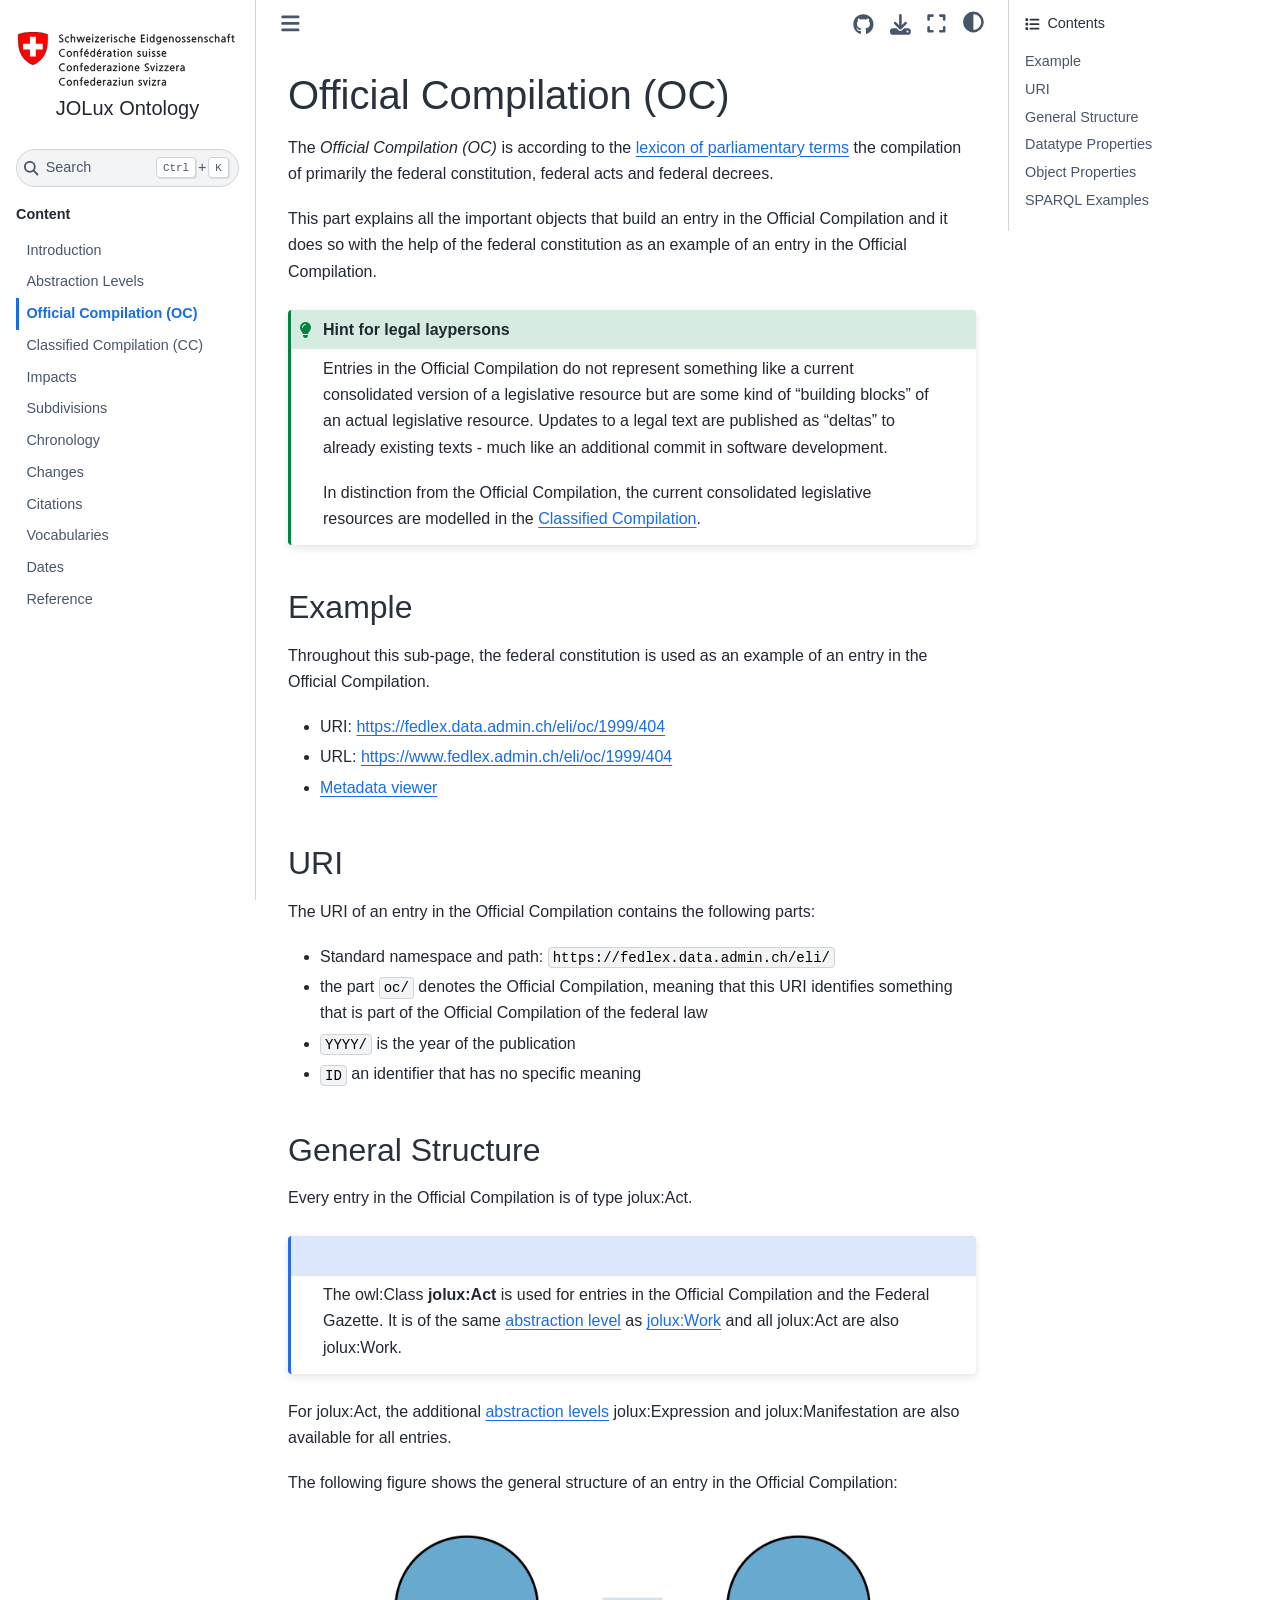
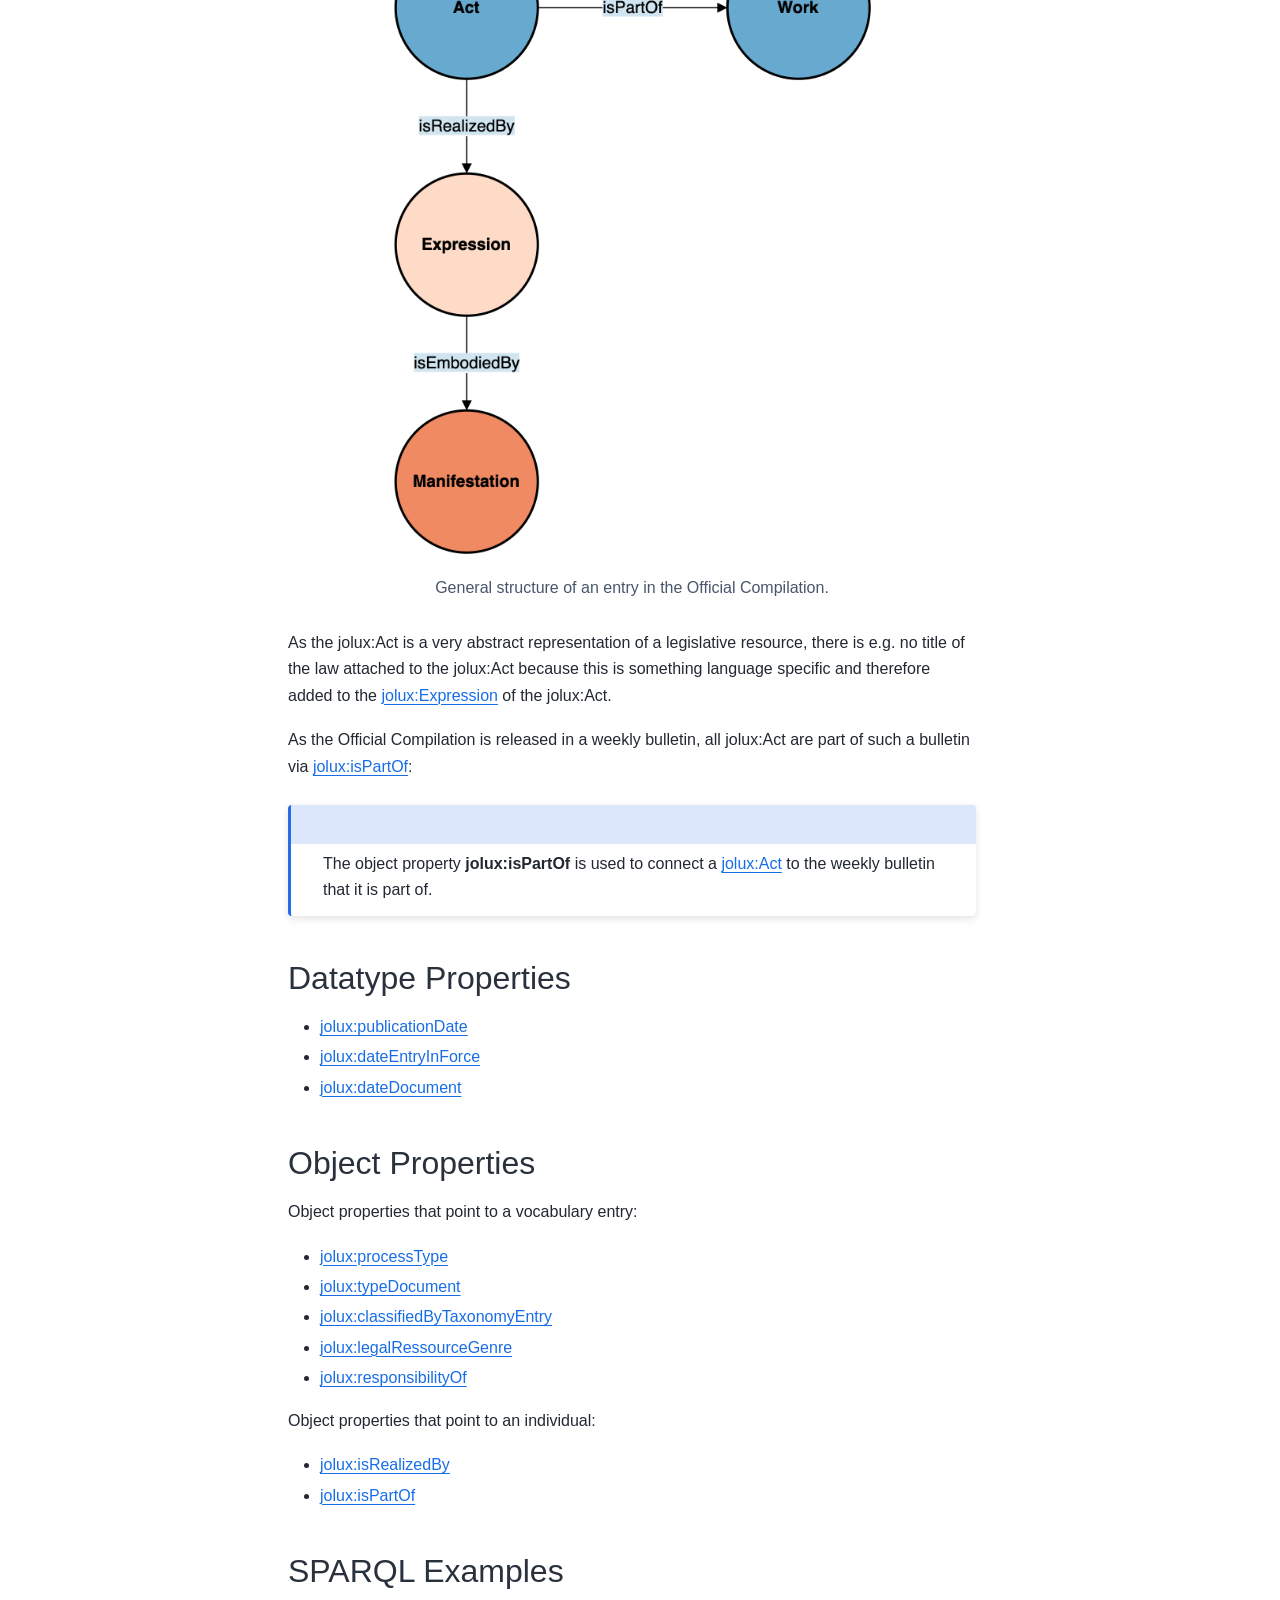
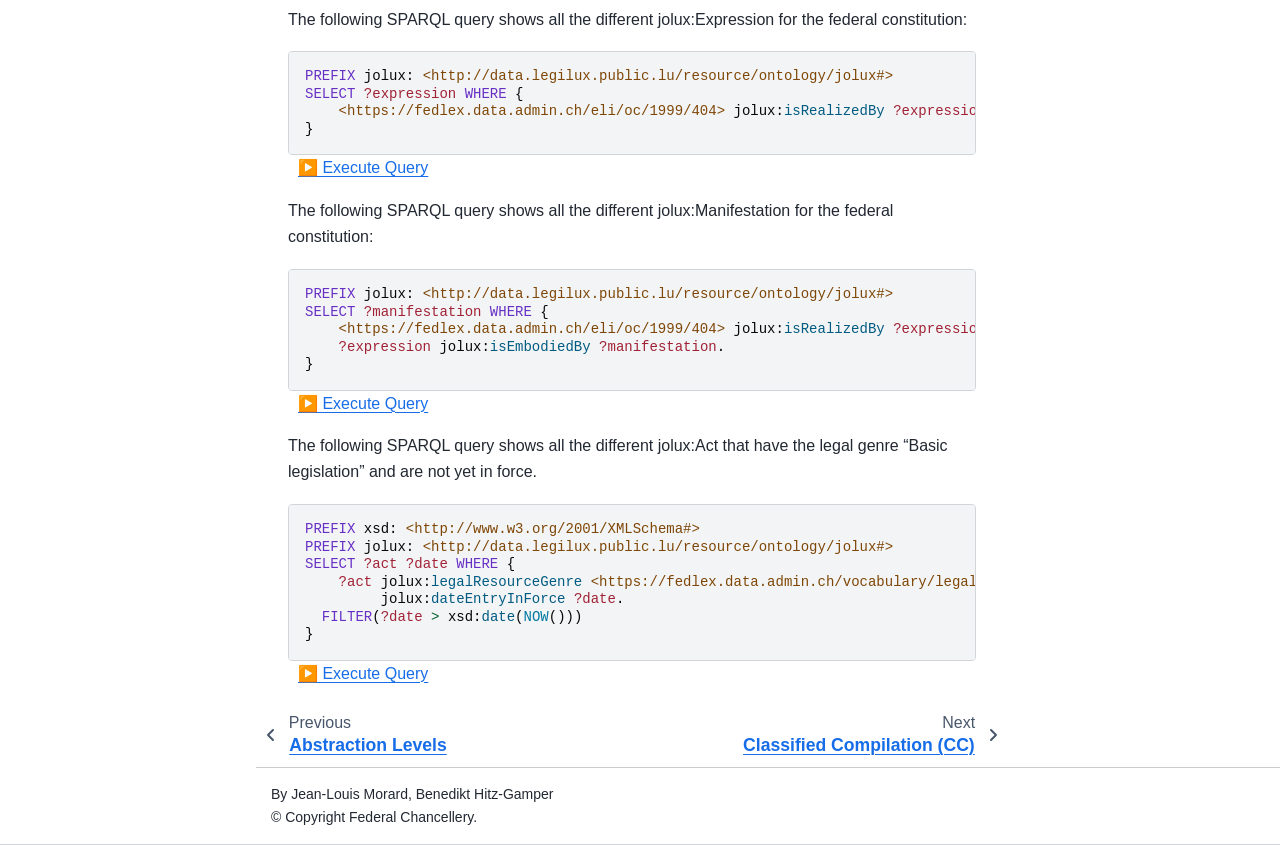
<file: official_compilation.html>
<!DOCTYPE html>


<html lang="en" data-content_root="./" >

  <head>
    <meta charset="utf-8" />
    <meta name="viewport" content="width=device-width, initial-scale=1.0" /><meta name="viewport" content="width=device-width, initial-scale=1" />

    <title>Official Compilation (OC) &#8212; JOLux 0.1 documentation</title>
  
  
  
  <script data-cfasync="false">
    document.documentElement.dataset.mode = localStorage.getItem("mode") || "";
    document.documentElement.dataset.theme = localStorage.getItem("theme") || "";
  </script>
  
  <!-- Loaded before other Sphinx assets -->
  <link href="_static/styles/theme.css?digest=dfe6caa3a7d634c4db9b" rel="stylesheet" />
<link href="_static/styles/bootstrap.css?digest=dfe6caa3a7d634c4db9b" rel="stylesheet" />
<link href="_static/styles/pydata-sphinx-theme.css?digest=dfe6caa3a7d634c4db9b" rel="stylesheet" />

  
  <link href="_static/vendor/fontawesome/6.5.2/css/all.min.css?digest=dfe6caa3a7d634c4db9b" rel="stylesheet" />
  <link rel="preload" as="font" type="font/woff2" crossorigin href="_static/vendor/fontawesome/6.5.2/webfonts/fa-solid-900.woff2" />
<link rel="preload" as="font" type="font/woff2" crossorigin href="_static/vendor/fontawesome/6.5.2/webfonts/fa-brands-400.woff2" />
<link rel="preload" as="font" type="font/woff2" crossorigin href="_static/vendor/fontawesome/6.5.2/webfonts/fa-regular-400.woff2" />

    <link rel="stylesheet" type="text/css" href="_static/pygments.css?v=a746c00c" />
    <link rel="stylesheet" type="text/css" href="_static/styles/sphinx-book-theme.css?v=a3416100" />
    <link rel="stylesheet" type="text/css" href="_static/custom.css?v=b0813e71" />
  
  <!-- Pre-loaded scripts that we'll load fully later -->
  <link rel="preload" as="script" href="_static/scripts/bootstrap.js?digest=dfe6caa3a7d634c4db9b" />
<link rel="preload" as="script" href="_static/scripts/pydata-sphinx-theme.js?digest=dfe6caa3a7d634c4db9b" />
  <script src="_static/vendor/fontawesome/6.5.2/js/all.min.js?digest=dfe6caa3a7d634c4db9b"></script>

    <script src="_static/documentation_options.js?v=e1a75a79"></script>
    <script src="_static/doctools.js?v=9bcbadda"></script>
    <script src="_static/sphinx_highlight.js?v=dc90522c"></script>
    <script src="_static/sparql_link.js?v=f695a40a"></script>
    <script src="_static/scripts/sphinx-book-theme.js?v=887ef09a"></script>
    <script>DOCUMENTATION_OPTIONS.pagename = 'official_compilation';</script>
    <link rel="index" title="Index" href="genindex.html" />
    <link rel="search" title="Search" href="search.html" />
    <link rel="next" title="Classified Compilation (CC)" href="classified_compilation.html" />
    <link rel="prev" title="Abstraction Levels" href="abstraction_levels.html" />
  <meta name="viewport" content="width=device-width, initial-scale=1"/>
  <meta name="docsearch:language" content="en"/>
  </head>
  
  
  <body data-bs-spy="scroll" data-bs-target=".bd-toc-nav" data-offset="180" data-bs-root-margin="0px 0px -60%" data-default-mode="">

  
  
  <div id="pst-skip-link" class="skip-link d-print-none"><a href="#main-content">Skip to main content</a></div>
  
  <div id="pst-scroll-pixel-helper"></div>
  
  <button type="button" class="btn rounded-pill" id="pst-back-to-top">
    <i class="fa-solid fa-arrow-up"></i>Back to top</button>

  
  <input type="checkbox"
          class="sidebar-toggle"
          id="pst-primary-sidebar-checkbox"/>
  <label class="overlay overlay-primary" for="pst-primary-sidebar-checkbox"></label>
  
  <input type="checkbox"
          class="sidebar-toggle"
          id="pst-secondary-sidebar-checkbox"/>
  <label class="overlay overlay-secondary" for="pst-secondary-sidebar-checkbox"></label>
  
  <div class="search-button__wrapper">
    <div class="search-button__overlay"></div>
    <div class="search-button__search-container">
<form class="bd-search d-flex align-items-center"
      action="search.html"
      method="get">
  <i class="fa-solid fa-magnifying-glass"></i>
  <input type="search"
         class="form-control"
         name="q"
         id="search-input"
         placeholder="Search..."
         aria-label="Search..."
         autocomplete="off"
         autocorrect="off"
         autocapitalize="off"
         spellcheck="false"/>
  <span class="search-button__kbd-shortcut"><kbd class="kbd-shortcut__modifier">Ctrl</kbd>+<kbd>K</kbd></span>
</form></div>
  </div>

  <div class="pst-async-banner-revealer d-none">
  <aside id="bd-header-version-warning" class="d-none d-print-none" aria-label="Version warning"></aside>
</div>

  
    <header class="bd-header navbar navbar-expand-lg bd-navbar d-print-none">
    </header>
  

  <div class="bd-container">
    <div class="bd-container__inner bd-page-width">
      
      
      
      <div class="bd-sidebar-primary bd-sidebar">
        

  
  <div class="sidebar-header-items sidebar-primary__section">
    
    
    
    
  </div>
  
    <div class="sidebar-primary-items__start sidebar-primary__section">
        <div class="sidebar-primary-item">

  
     
  

<a class="navbar-brand logo" href="https://swiss.github.io/jolux">
  
  
  
  
  
    
    
      
    
    
    <img src="_static/logo-ch.svg" class="logo__image only-light" alt=""/>
    <script>document.write(`<img src="_static/logo-ch.svg" class="logo__image only-dark" alt=""/>`);</script>
  
  
    <p class="title logo__title">JOLux Ontology</p>
  
</a></div>
        <div class="sidebar-primary-item">

 <script>
 document.write(`
   <button class="btn search-button-field search-button__button" title="Search" aria-label="Search" data-bs-placement="bottom" data-bs-toggle="tooltip">
    <i class="fa-solid fa-magnifying-glass"></i>
    <span class="search-button__default-text">Search</span>
    <span class="search-button__kbd-shortcut"><kbd class="kbd-shortcut__modifier">Ctrl</kbd>+<kbd class="kbd-shortcut__modifier">K</kbd></span>
   </button>
 `);
 </script></div>
        <div class="sidebar-primary-item"><nav class="bd-links bd-docs-nav" aria-label="Main">
    <div class="bd-toc-item navbar-nav active">
        <p aria-level="2" class="caption" role="heading"><span class="caption-text">Content</span></p>
<ul class="current nav bd-sidenav">
<li class="toctree-l1"><a class="reference internal" href="index.html">Introduction</a></li>
<li class="toctree-l1"><a class="reference internal" href="abstraction_levels.html">Abstraction Levels</a></li>
<li class="toctree-l1 current active"><a class="current reference internal" href="#">Official Compilation (OC)</a></li>
<li class="toctree-l1"><a class="reference internal" href="classified_compilation.html">Classified Compilation (CC)</a></li>
<li class="toctree-l1"><a class="reference internal" href="impacts.html">Impacts</a></li>
<li class="toctree-l1"><a class="reference internal" href="subdivisions.html">Subdivisions</a></li>
<li class="toctree-l1"><a class="reference internal" href="chronology.html">Chronology</a></li>
<li class="toctree-l1"><a class="reference internal" href="changes.html">Changes</a></li>
<li class="toctree-l1"><a class="reference internal" href="citations.html">Citations</a></li>
<li class="toctree-l1"><a class="reference internal" href="vocabularies.html">Vocabularies</a></li>
<li class="toctree-l1"><a class="reference internal" href="dates.html">Dates</a></li>
<li class="toctree-l1"><a class="reference internal" href="reference.html">Reference</a></li>
</ul>

    </div>
</nav></div>
    </div>
  
  
  <div class="sidebar-primary-items__end sidebar-primary__section">
  </div>
  
  <div id="rtd-footer-container"></div>


      </div>
      
      <main id="main-content" class="bd-main" role="main">
        
        

<div class="sbt-scroll-pixel-helper"></div>

          <div class="bd-content">
            <div class="bd-article-container">
              
              <div class="bd-header-article d-print-none">
<div class="header-article-items header-article__inner">
  
    <div class="header-article-items__start">
      
        <div class="header-article-item"><button class="sidebar-toggle primary-toggle btn btn-sm" title="Toggle primary sidebar" data-bs-placement="bottom" data-bs-toggle="tooltip">
  <span class="fa-solid fa-bars"></span>
</button></div>
      
    </div>
  
  
    <div class="header-article-items__end">
      
        <div class="header-article-item">

<div class="article-header-buttons">





<div class="dropdown dropdown-source-buttons">
  <button class="btn dropdown-toggle" type="button" data-bs-toggle="dropdown" aria-expanded="false" aria-label="Source repositories">
    <i class="fab fa-github"></i>
  </button>
  <ul class="dropdown-menu">
      
      
      
      <li><a href="https://github.com/swiss/jolux" target="_blank"
   class="btn btn-sm btn-source-repository-button dropdown-item"
   title="Source repository"
   data-bs-placement="left" data-bs-toggle="tooltip"
>
  

<span class="btn__icon-container">
  <i class="fab fa-github"></i>
  </span>
<span class="btn__text-container">Repository</span>
</a>
</li>
      
      
      
      
      <li><a href="https://github.com/swiss/jolux/blob/main/doc/official_compilation.md?plain=1" target="_blank"
   class="btn btn-sm btn-source-file-button dropdown-item"
   title="Show source"
   data-bs-placement="left" data-bs-toggle="tooltip"
>
  

<span class="btn__icon-container">
  <i class="fas fa-code"></i>
  </span>
<span class="btn__text-container">Show source</span>
</a>
</li>
      
      
      
      
      <li><a href="https://github.com/swiss/jolux/edit/main/doc/official_compilation.md" target="_blank"
   class="btn btn-sm btn-source-edit-button dropdown-item"
   title="Suggest edit"
   data-bs-placement="left" data-bs-toggle="tooltip"
>
  

<span class="btn__icon-container">
  <i class="fas fa-pencil-alt"></i>
  </span>
<span class="btn__text-container">Suggest edit</span>
</a>
</li>
      
      
      
      
      <li><a href="https://github.com/swiss/jolux/issues/new?title=Issue%20on%20page%20%2Fofficial_compilation.html&body=Your%20issue%20content%20here." target="_blank"
   class="btn btn-sm btn-source-issues-button dropdown-item"
   title="Open an issue"
   data-bs-placement="left" data-bs-toggle="tooltip"
>
  

<span class="btn__icon-container">
  <i class="fas fa-lightbulb"></i>
  </span>
<span class="btn__text-container">Open issue</span>
</a>
</li>
      
  </ul>
</div>






<div class="dropdown dropdown-download-buttons">
  <button class="btn dropdown-toggle" type="button" data-bs-toggle="dropdown" aria-expanded="false" aria-label="Download this page">
    <i class="fas fa-download"></i>
  </button>
  <ul class="dropdown-menu">
      
      
      
      <li><a href="_sources/official_compilation.md" target="_blank"
   class="btn btn-sm btn-download-source-button dropdown-item"
   title="Download source file"
   data-bs-placement="left" data-bs-toggle="tooltip"
>
  

<span class="btn__icon-container">
  <i class="fas fa-file"></i>
  </span>
<span class="btn__text-container">.md</span>
</a>
</li>
      
      
      
      
      <li>
<button onclick="window.print()"
  class="btn btn-sm btn-download-pdf-button dropdown-item"
  title="Print to PDF"
  data-bs-placement="left" data-bs-toggle="tooltip"
>
  

<span class="btn__icon-container">
  <i class="fas fa-file-pdf"></i>
  </span>
<span class="btn__text-container">.pdf</span>
</button>
</li>
      
  </ul>
</div>




<button onclick="toggleFullScreen()"
  class="btn btn-sm btn-fullscreen-button"
  title="Fullscreen mode"
  data-bs-placement="bottom" data-bs-toggle="tooltip"
>
  

<span class="btn__icon-container">
  <i class="fas fa-expand"></i>
  </span>

</button>



<script>
document.write(`
  <button class="btn btn-sm nav-link pst-navbar-icon theme-switch-button" title="light/dark" aria-label="light/dark" data-bs-placement="bottom" data-bs-toggle="tooltip">
    <i class="theme-switch fa-solid fa-sun fa-lg" data-mode="light"></i>
    <i class="theme-switch fa-solid fa-moon fa-lg" data-mode="dark"></i>
    <i class="theme-switch fa-solid fa-circle-half-stroke fa-lg" data-mode="auto"></i>
  </button>
`);
</script>


<script>
document.write(`
  <button class="btn btn-sm pst-navbar-icon search-button search-button__button" title="Search" aria-label="Search" data-bs-placement="bottom" data-bs-toggle="tooltip">
    <i class="fa-solid fa-magnifying-glass fa-lg"></i>
  </button>
`);
</script>
<button class="sidebar-toggle secondary-toggle btn btn-sm" title="Toggle secondary sidebar" data-bs-placement="bottom" data-bs-toggle="tooltip">
    <span class="fa-solid fa-list"></span>
</button>
</div></div>
      
    </div>
  
</div>
</div>
              
              

<div id="jb-print-docs-body" class="onlyprint">
    <h1>Official Compilation (OC)</h1>
    <!-- Table of contents -->
    <div id="print-main-content">
        <div id="jb-print-toc">
            
            <div>
                <h2> Contents </h2>
            </div>
            <nav aria-label="Page">
                <ul class="visible nav section-nav flex-column">
<li class="toc-h2 nav-item toc-entry"><a class="reference internal nav-link" href="#example">Example</a></li>
<li class="toc-h2 nav-item toc-entry"><a class="reference internal nav-link" href="#uri">URI</a></li>
<li class="toc-h2 nav-item toc-entry"><a class="reference internal nav-link" href="#general-structure">General Structure</a></li>
<li class="toc-h2 nav-item toc-entry"><a class="reference internal nav-link" href="#datatype-properties">Datatype Properties</a></li>
<li class="toc-h2 nav-item toc-entry"><a class="reference internal nav-link" href="#object-properties">Object Properties</a></li>
<li class="toc-h2 nav-item toc-entry"><a class="reference internal nav-link" href="#sparql-examples">SPARQL Examples</a></li>
</ul>
            </nav>
        </div>
    </div>
</div>

              
                
<div id="searchbox"></div>
                <article class="bd-article">
                  
  <section id="official-compilation-oc">
<h1>Official Compilation (OC)<a class="headerlink" href="#official-compilation-oc" title="Link to this heading">#</a></h1>
<p>The <em>Official Compilation (OC)</em> is according to the <a class="reference external" href="https://www.parlament.ch/en/%C3%BCber-das-parlament/parlamentsw%C3%B6rterbuch/parlamentsw%C3%B6rterbuch-detail?WordId=11#q=official">lexicon of parliamentary terms</a> the compilation of primarily the federal constitution, federal acts and federal decrees.</p>
<p>This part explains all the important objects that build an entry in the Official Compilation and it does so with the help of the federal constitution as an example of an entry in the Official Compilation.</p>
<div class="hint admonition">
<p class="admonition-title">Hint for legal laypersons</p>
<p>Entries in the Official Compilation do not represent something like a current consolidated version of a legislative resource but are some kind of “building blocks” of an actual legislative resource. Updates to a legal text are published as “deltas” to already existing texts - much like an additional commit in software development.</p>
<p>In distinction from the Official Compilation, the current consolidated legislative resources are modelled in the <a class="reference internal" href="classified_compilation.html"><span class="std std-doc">Classified Compilation</span></a>.</p>
</div>
<section id="example">
<h2>Example<a class="headerlink" href="#example" title="Link to this heading">#</a></h2>
<p>Throughout this sub-page, the federal constitution is used as an example of an entry in the Official Compilation.</p>
<ul class="simple">
<li><p>URI: <a class="reference external" href="https://fedlex.data.admin.ch/eli/oc/1999/404">https://fedlex.data.admin.ch/eli/oc/1999/404</a></p></li>
<li><p>URL: <a class="reference external" href="https://www.fedlex.admin.ch/eli/oc/1999/404">https://www.fedlex.admin.ch/eli/oc/1999/404</a></p></li>
<li><p><a class="reference external" href="https://fedlex.data.admin.ch/en-CH/metadata?value=https:%2F%2Ffedlex.data.admin.ch%2Feli%2Foc%2F1999%2F404">Metadata viewer</a></p></li>
</ul>
</section>
<section id="uri">
<h2>URI<a class="headerlink" href="#uri" title="Link to this heading">#</a></h2>
<p>The URI of an entry in the Official Compilation contains the following parts:</p>
<ul class="simple">
<li><p>Standard namespace and path: <code class="docutils literal notranslate"><span class="pre">https://fedlex.data.admin.ch/eli/</span></code></p></li>
<li><p>the part <code class="docutils literal notranslate"><span class="pre">oc/</span></code> denotes the Official Compilation, meaning that this URI identifies something that is part of the Official Compilation of the federal law</p></li>
<li><p><code class="docutils literal notranslate"><span class="pre">YYYY/</span></code> is the year of the publication</p></li>
<li><p><code class="docutils literal notranslate"><span class="pre">ID</span></code> an identifier that has no specific meaning</p></li>
</ul>
</section>
<section id="general-structure">
<h2>General Structure<a class="headerlink" href="#general-structure" title="Link to this heading">#</a></h2>
<p>Every entry in the Official Compilation is of type jolux:Act.</p>
<div class="note admonition" id="act">
<p class="admonition-title">jolux:Act</p>
<p>The owl:Class <strong>jolux:Act</strong> is used for entries in the Official Compilation and the Federal Gazette. It is of the same <a class="reference internal" href="abstraction_levels.html"><span class="std std-doc">abstraction level</span></a> as <a class="reference internal" href="abstraction_levels.html#work"><span class="std std-ref">jolux:Work</span></a> and all jolux:Act are also jolux:Work.</p>
</div>
<p>For jolux:Act, the additional <a class="reference internal" href="abstraction_levels.html"><span class="std std-doc">abstraction levels</span></a> jolux:Expression and jolux:Manifestation are also available for all entries.</p>
<p>The following figure shows the general structure of an entry in the Official Compilation:</p>
<figure class="align-default" id="oc-general">
<img alt="_images/oc_general.png" class="max-width-500" src="_images/oc_general.png" />
<figcaption>
<p><span class="caption-text">General structure of an entry in the Official Compilation.</span><a class="headerlink" href="#oc-general" title="Link to this image">#</a></p>
</figcaption>
</figure>
<p>As the jolux:Act is a very abstract representation of a legislative resource, there is e.g. no title of the law attached to the jolux:Act because this is something language specific and therefore added to the <a class="reference internal" href="abstraction_levels.html#expression"><span class="std std-ref">jolux:Expression</span></a> of the jolux:Act.</p>
<p>As the Official Compilation is released in a weekly bulletin, all jolux:Act are part of such a bulletin via <a class="reference internal" href="#ispartof"><span class="std std-ref">jolux:isPartOf</span></a>:</p>
<div class="note admonition" id="ispartof">
<p class="admonition-title">jolux:isPartOf</p>
<p>The object property <strong>jolux:isPartOf</strong> is used to connect a <a class="reference internal" href="#act"><span class="std std-ref">jolux:Act</span></a> to the weekly bulletin that it is part of.</p>
</div>
</section>
<section id="datatype-properties">
<h2>Datatype Properties<a class="headerlink" href="#datatype-properties" title="Link to this heading">#</a></h2>
<ul class="simple">
<li><p><a class="reference internal" href="dates.html#publicationdate"><span class="std std-ref">jolux:publicationDate</span></a></p></li>
<li><p><a class="reference internal" href="dates.html#dateentryinforce"><span class="std std-ref">jolux:dateEntryInForce</span></a></p></li>
<li><p><a class="reference internal" href="dates.html#datedocument"><span class="std std-ref">jolux:dateDocument</span></a></p></li>
</ul>
</section>
<section id="object-properties">
<h2>Object Properties<a class="headerlink" href="#object-properties" title="Link to this heading">#</a></h2>
<p>Object properties that point to a vocabulary entry:</p>
<ul class="simple">
<li><p><a class="reference internal" href="vocabularies.html#id6"><span class="std std-ref">jolux:processType</span></a></p></li>
<li><p><a class="reference internal" href="vocabularies.html#id8"><span class="std std-ref">jolux:typeDocument</span></a></p></li>
<li><p><a class="reference internal" href="vocabularies.html#id5"><span class="std std-ref">jolux:classifiedByTaxonomyEntry</span></a></p></li>
<li><p><a class="reference internal" href="vocabularies.html#id1"><span class="std std-ref">jolux:legalRessourceGenre</span></a></p></li>
<li><p><a class="reference internal" href="vocabularies.html#id4"><span class="std std-ref">jolux:responsibilityOf</span></a></p></li>
</ul>
<p>Object properties that point to an individual:</p>
<ul class="simple">
<li><p><a class="reference internal" href="abstraction_levels.html#isrealizedby"><span class="std std-ref">jolux:isRealizedBy</span></a></p></li>
<li><p><a class="reference internal" href="#ispartof"><span class="std std-ref">jolux:isPartOf</span></a></p></li>
</ul>
</section>
<section id="sparql-examples">
<h2>SPARQL Examples<a class="headerlink" href="#sparql-examples" title="Link to this heading">#</a></h2>
<p>The following SPARQL query shows all the different jolux:Expression for the federal constitution:</p>
<div class="highlight-sparql notranslate"><div class="highlight"><pre><span></span><span class="k">PREFIX</span> <span class="nn">jolux</span><span class="p">:</span> <span class="nl">&lt;http://data.legilux.public.lu/resource/ontology/jolux#&gt;</span>
<span class="k">SELECT</span> <span class="nv">?expression</span> <span class="k">WHERE</span> <span class="p">{</span>
    <span class="nl">&lt;https://fedlex.data.admin.ch/eli/oc/1999/404&gt;</span> <span class="nn">jolux</span><span class="p">:</span><span class="nt">isRealizedBy</span> <span class="nv">?expression</span><span class="p">.</span>
<span class="p">}</span>
</pre></div>
</div>
<p>The following SPARQL query shows all the different jolux:Manifestation for the federal constitution:</p>
<div class="highlight-sparql notranslate"><div class="highlight"><pre><span></span><span class="k">PREFIX</span> <span class="nn">jolux</span><span class="p">:</span> <span class="nl">&lt;http://data.legilux.public.lu/resource/ontology/jolux#&gt;</span>
<span class="k">SELECT</span> <span class="nv">?manifestation</span> <span class="k">WHERE</span> <span class="p">{</span>
    <span class="nl">&lt;https://fedlex.data.admin.ch/eli/oc/1999/404&gt;</span> <span class="nn">jolux</span><span class="p">:</span><span class="nt">isRealizedBy</span> <span class="nv">?expression</span><span class="p">.</span>
    <span class="nv">?expression</span> <span class="nn">jolux</span><span class="p">:</span><span class="nt">isEmbodiedBy</span> <span class="nv">?manifestation</span><span class="p">.</span>
<span class="p">}</span>
</pre></div>
</div>
<p>The following SPARQL query shows all the different jolux:Act that have the legal genre “Basic legislation” and are not yet in force.</p>
<div class="highlight-sparql notranslate"><div class="highlight"><pre><span></span><span class="k">PREFIX</span> <span class="nn">xsd</span><span class="p">:</span> <span class="nl">&lt;http://www.w3.org/2001/XMLSchema#&gt;</span>
<span class="k">PREFIX</span> <span class="nn">jolux</span><span class="p">:</span> <span class="nl">&lt;http://data.legilux.public.lu/resource/ontology/jolux#&gt;</span>
<span class="k">SELECT</span> <span class="nv">?act</span> <span class="nv">?date</span> <span class="k">WHERE</span> <span class="p">{</span>
    <span class="nv">?act</span> <span class="nn">jolux</span><span class="p">:</span><span class="nt">legalResourceGenre</span> <span class="nl">&lt;https://fedlex.data.admin.ch/vocabulary/legal-resource-genre/100&gt;</span><span class="p">;</span>
         <span class="nn">jolux</span><span class="p">:</span><span class="nt">dateEntryInForce</span> <span class="nv">?date</span><span class="p">.</span>
  <span class="k">FILTER</span><span class="p">(</span><span class="nv">?date</span> <span class="o">&gt;</span> <span class="nn">xsd</span><span class="p">:</span><span class="nt">date</span><span class="p">(</span><span class="nf">NOW</span><span class="p">()))</span>
<span class="p">}</span>
</pre></div>
</div>
</section>
</section>


                </article>
              

              
              
              
              
                <footer class="prev-next-footer d-print-none">
                  
<div class="prev-next-area">
    <a class="left-prev"
       href="abstraction_levels.html"
       title="previous page">
      <i class="fa-solid fa-angle-left"></i>
      <div class="prev-next-info">
        <p class="prev-next-subtitle">previous</p>
        <p class="prev-next-title">Abstraction Levels</p>
      </div>
    </a>
    <a class="right-next"
       href="classified_compilation.html"
       title="next page">
      <div class="prev-next-info">
        <p class="prev-next-subtitle">next</p>
        <p class="prev-next-title">Classified Compilation (CC)</p>
      </div>
      <i class="fa-solid fa-angle-right"></i>
    </a>
</div>
                </footer>
              
            </div>
            
            
              
                <div class="bd-sidebar-secondary bd-toc"><div class="sidebar-secondary-items sidebar-secondary__inner">


  <div class="sidebar-secondary-item">
  <div class="page-toc tocsection onthispage">
    <i class="fa-solid fa-list"></i> Contents
  </div>
  <nav class="bd-toc-nav page-toc">
    <ul class="visible nav section-nav flex-column">
<li class="toc-h2 nav-item toc-entry"><a class="reference internal nav-link" href="#example">Example</a></li>
<li class="toc-h2 nav-item toc-entry"><a class="reference internal nav-link" href="#uri">URI</a></li>
<li class="toc-h2 nav-item toc-entry"><a class="reference internal nav-link" href="#general-structure">General Structure</a></li>
<li class="toc-h2 nav-item toc-entry"><a class="reference internal nav-link" href="#datatype-properties">Datatype Properties</a></li>
<li class="toc-h2 nav-item toc-entry"><a class="reference internal nav-link" href="#object-properties">Object Properties</a></li>
<li class="toc-h2 nav-item toc-entry"><a class="reference internal nav-link" href="#sparql-examples">SPARQL Examples</a></li>
</ul>
  </nav></div>

</div></div>
              
            
          </div>
          <footer class="bd-footer-content">
            
<div class="bd-footer-content__inner container">
  
  <div class="footer-item">
    
<p class="component-author">
By Jean-Louis Morard, Benedikt Hitz-Gamper
</p>

  </div>
  
  <div class="footer-item">
    

  <p class="copyright">
    
      © Copyright Federal Chancellery.
      <br/>
    
  </p>

  </div>
  
  <div class="footer-item">
    
  </div>
  
  <div class="footer-item">
    
  </div>
  
</div>
          </footer>
        

      </main>
    </div>
  </div>
  
  <!-- Scripts loaded after <body> so the DOM is not blocked -->
  <script src="_static/scripts/bootstrap.js?digest=dfe6caa3a7d634c4db9b"></script>
<script src="_static/scripts/pydata-sphinx-theme.js?digest=dfe6caa3a7d634c4db9b"></script>

  <footer class="bd-footer">
  </footer>
  </body>
</html>
</file>
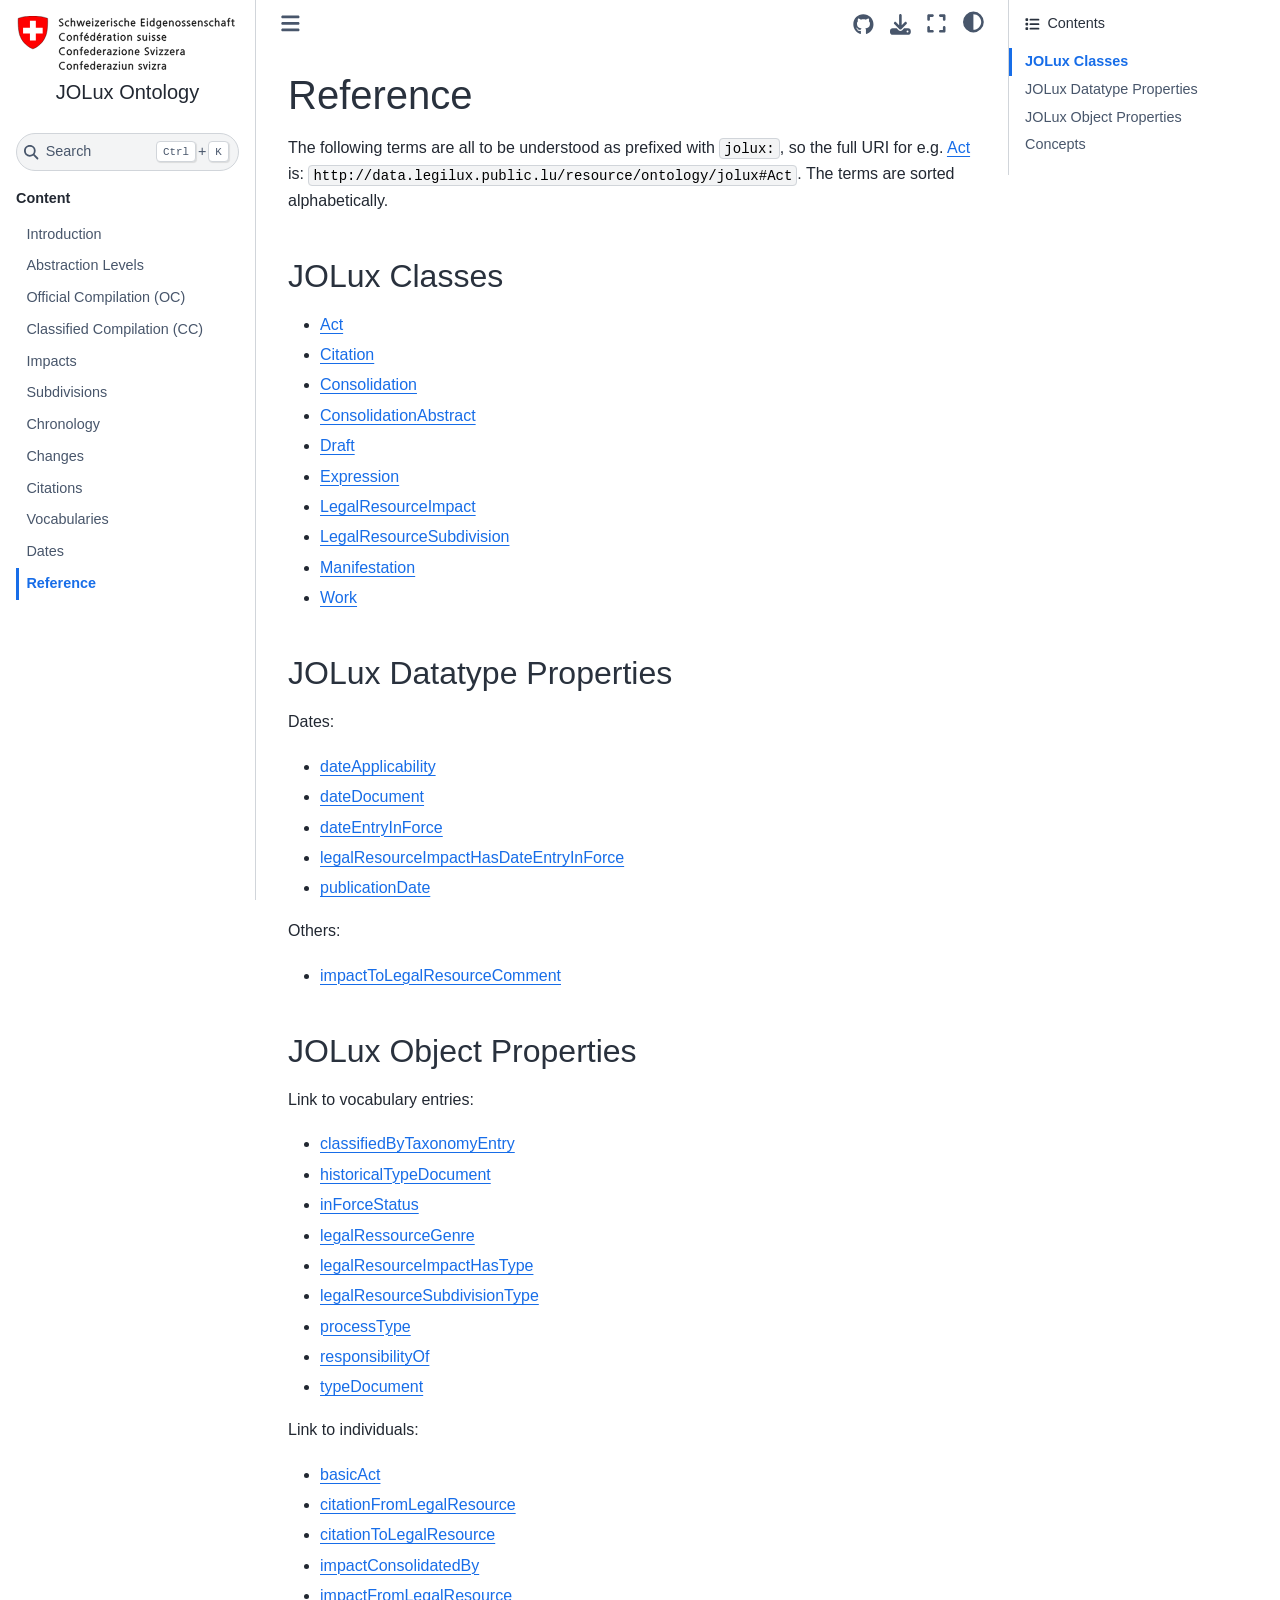
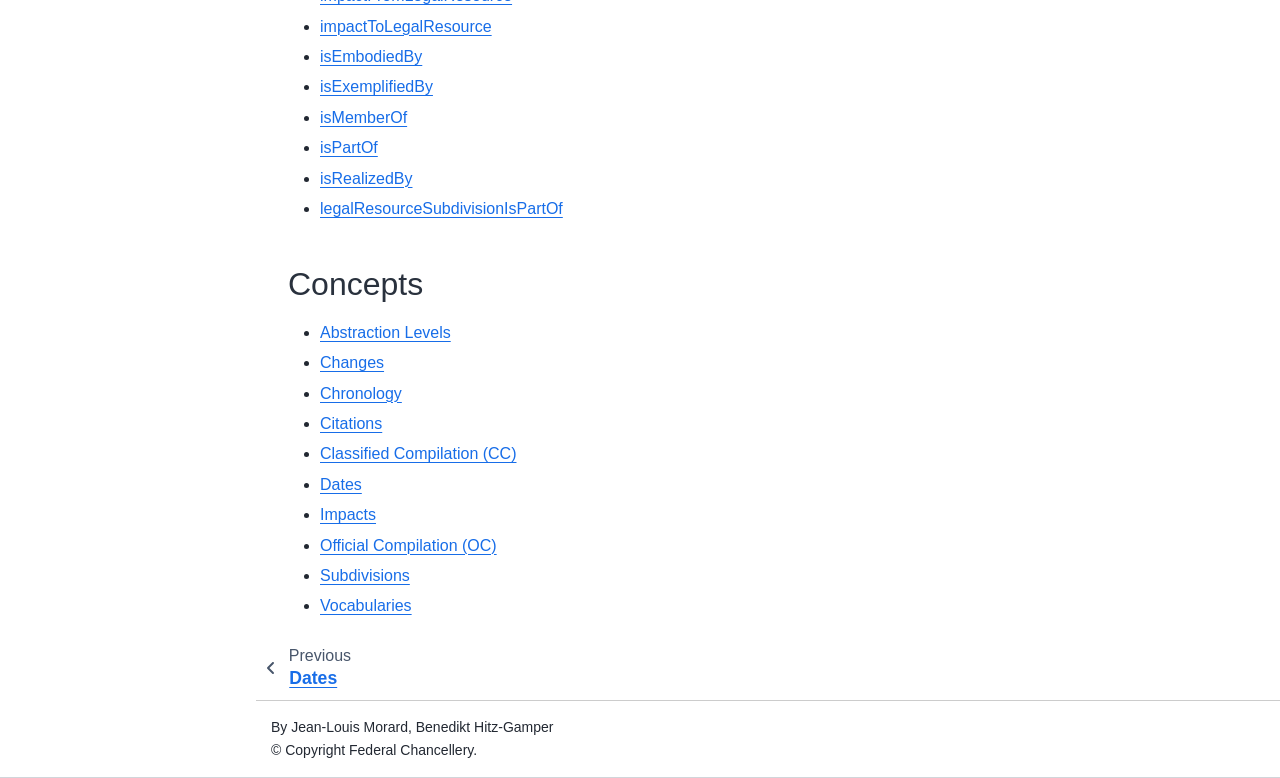
<file: reference.html>
<!DOCTYPE html>


<html lang="en" data-content_root="./" >

  <head>
    <meta charset="utf-8" />
    <meta name="viewport" content="width=device-width, initial-scale=1.0" /><meta name="viewport" content="width=device-width, initial-scale=1" />

    <title>Reference &#8212; JOLux 0.1 documentation</title>
  
  
  
  <script data-cfasync="false">
    document.documentElement.dataset.mode = localStorage.getItem("mode") || "";
    document.documentElement.dataset.theme = localStorage.getItem("theme") || "";
  </script>
  
  <!-- Loaded before other Sphinx assets -->
  <link href="_static/styles/theme.css?digest=dfe6caa3a7d634c4db9b" rel="stylesheet" />
<link href="_static/styles/bootstrap.css?digest=dfe6caa3a7d634c4db9b" rel="stylesheet" />
<link href="_static/styles/pydata-sphinx-theme.css?digest=dfe6caa3a7d634c4db9b" rel="stylesheet" />

  
  <link href="_static/vendor/fontawesome/6.5.2/css/all.min.css?digest=dfe6caa3a7d634c4db9b" rel="stylesheet" />
  <link rel="preload" as="font" type="font/woff2" crossorigin href="_static/vendor/fontawesome/6.5.2/webfonts/fa-solid-900.woff2" />
<link rel="preload" as="font" type="font/woff2" crossorigin href="_static/vendor/fontawesome/6.5.2/webfonts/fa-brands-400.woff2" />
<link rel="preload" as="font" type="font/woff2" crossorigin href="_static/vendor/fontawesome/6.5.2/webfonts/fa-regular-400.woff2" />

    <link rel="stylesheet" type="text/css" href="_static/pygments.css?v=a746c00c" />
    <link rel="stylesheet" type="text/css" href="_static/styles/sphinx-book-theme.css?v=a3416100" />
    <link rel="stylesheet" type="text/css" href="_static/custom.css?v=b0813e71" />
  
  <!-- Pre-loaded scripts that we'll load fully later -->
  <link rel="preload" as="script" href="_static/scripts/bootstrap.js?digest=dfe6caa3a7d634c4db9b" />
<link rel="preload" as="script" href="_static/scripts/pydata-sphinx-theme.js?digest=dfe6caa3a7d634c4db9b" />
  <script src="_static/vendor/fontawesome/6.5.2/js/all.min.js?digest=dfe6caa3a7d634c4db9b"></script>

    <script src="_static/documentation_options.js?v=e1a75a79"></script>
    <script src="_static/doctools.js?v=9bcbadda"></script>
    <script src="_static/sphinx_highlight.js?v=dc90522c"></script>
    <script src="_static/sparql_link.js?v=f695a40a"></script>
    <script src="_static/scripts/sphinx-book-theme.js?v=887ef09a"></script>
    <script>DOCUMENTATION_OPTIONS.pagename = 'reference';</script>
    <link rel="index" title="Index" href="genindex.html" />
    <link rel="search" title="Search" href="search.html" />
    <link rel="prev" title="Dates" href="dates.html" />
  <meta name="viewport" content="width=device-width, initial-scale=1"/>
  <meta name="docsearch:language" content="en"/>
  </head>
  
  
  <body data-bs-spy="scroll" data-bs-target=".bd-toc-nav" data-offset="180" data-bs-root-margin="0px 0px -60%" data-default-mode="">

  
  
  <div id="pst-skip-link" class="skip-link d-print-none"><a href="#main-content">Skip to main content</a></div>
  
  <div id="pst-scroll-pixel-helper"></div>
  
  <button type="button" class="btn rounded-pill" id="pst-back-to-top">
    <i class="fa-solid fa-arrow-up"></i>Back to top</button>

  
  <input type="checkbox"
          class="sidebar-toggle"
          id="pst-primary-sidebar-checkbox"/>
  <label class="overlay overlay-primary" for="pst-primary-sidebar-checkbox"></label>
  
  <input type="checkbox"
          class="sidebar-toggle"
          id="pst-secondary-sidebar-checkbox"/>
  <label class="overlay overlay-secondary" for="pst-secondary-sidebar-checkbox"></label>
  
  <div class="search-button__wrapper">
    <div class="search-button__overlay"></div>
    <div class="search-button__search-container">
<form class="bd-search d-flex align-items-center"
      action="search.html"
      method="get">
  <i class="fa-solid fa-magnifying-glass"></i>
  <input type="search"
         class="form-control"
         name="q"
         id="search-input"
         placeholder="Search..."
         aria-label="Search..."
         autocomplete="off"
         autocorrect="off"
         autocapitalize="off"
         spellcheck="false"/>
  <span class="search-button__kbd-shortcut"><kbd class="kbd-shortcut__modifier">Ctrl</kbd>+<kbd>K</kbd></span>
</form></div>
  </div>

  <div class="pst-async-banner-revealer d-none">
  <aside id="bd-header-version-warning" class="d-none d-print-none" aria-label="Version warning"></aside>
</div>

  
    <header class="bd-header navbar navbar-expand-lg bd-navbar d-print-none">
    </header>
  

  <div class="bd-container">
    <div class="bd-container__inner bd-page-width">
      
      
      
      <div class="bd-sidebar-primary bd-sidebar">
        

  
  <div class="sidebar-header-items sidebar-primary__section">
    
    
    
    
  </div>
  
    <div class="sidebar-primary-items__start sidebar-primary__section">
        <div class="sidebar-primary-item">

  
     
  

<a class="navbar-brand logo" href="https://swiss.github.io/jolux">
  
  
  
  
  
    
    
      
    
    
    <img src="_static/logo-ch.svg" class="logo__image only-light" alt=""/>
    <script>document.write(`<img src="_static/logo-ch.svg" class="logo__image only-dark" alt=""/>`);</script>
  
  
    <p class="title logo__title">JOLux Ontology</p>
  
</a></div>
        <div class="sidebar-primary-item">

 <script>
 document.write(`
   <button class="btn search-button-field search-button__button" title="Search" aria-label="Search" data-bs-placement="bottom" data-bs-toggle="tooltip">
    <i class="fa-solid fa-magnifying-glass"></i>
    <span class="search-button__default-text">Search</span>
    <span class="search-button__kbd-shortcut"><kbd class="kbd-shortcut__modifier">Ctrl</kbd>+<kbd class="kbd-shortcut__modifier">K</kbd></span>
   </button>
 `);
 </script></div>
        <div class="sidebar-primary-item"><nav class="bd-links bd-docs-nav" aria-label="Main">
    <div class="bd-toc-item navbar-nav active">
        <p aria-level="2" class="caption" role="heading"><span class="caption-text">Content</span></p>
<ul class="current nav bd-sidenav">
<li class="toctree-l1"><a class="reference internal" href="index.html">Introduction</a></li>
<li class="toctree-l1"><a class="reference internal" href="abstraction_levels.html">Abstraction Levels</a></li>
<li class="toctree-l1"><a class="reference internal" href="official_compilation.html">Official Compilation (OC)</a></li>
<li class="toctree-l1"><a class="reference internal" href="classified_compilation.html">Classified Compilation (CC)</a></li>
<li class="toctree-l1"><a class="reference internal" href="impacts.html">Impacts</a></li>
<li class="toctree-l1"><a class="reference internal" href="subdivisions.html">Subdivisions</a></li>
<li class="toctree-l1"><a class="reference internal" href="chronology.html">Chronology</a></li>
<li class="toctree-l1"><a class="reference internal" href="changes.html">Changes</a></li>
<li class="toctree-l1"><a class="reference internal" href="citations.html">Citations</a></li>
<li class="toctree-l1"><a class="reference internal" href="vocabularies.html">Vocabularies</a></li>
<li class="toctree-l1"><a class="reference internal" href="dates.html">Dates</a></li>
<li class="toctree-l1 current active"><a class="current reference internal" href="#">Reference</a></li>
</ul>

    </div>
</nav></div>
    </div>
  
  
  <div class="sidebar-primary-items__end sidebar-primary__section">
  </div>
  
  <div id="rtd-footer-container"></div>


      </div>
      
      <main id="main-content" class="bd-main" role="main">
        
        

<div class="sbt-scroll-pixel-helper"></div>

          <div class="bd-content">
            <div class="bd-article-container">
              
              <div class="bd-header-article d-print-none">
<div class="header-article-items header-article__inner">
  
    <div class="header-article-items__start">
      
        <div class="header-article-item"><button class="sidebar-toggle primary-toggle btn btn-sm" title="Toggle primary sidebar" data-bs-placement="bottom" data-bs-toggle="tooltip">
  <span class="fa-solid fa-bars"></span>
</button></div>
      
    </div>
  
  
    <div class="header-article-items__end">
      
        <div class="header-article-item">

<div class="article-header-buttons">





<div class="dropdown dropdown-source-buttons">
  <button class="btn dropdown-toggle" type="button" data-bs-toggle="dropdown" aria-expanded="false" aria-label="Source repositories">
    <i class="fab fa-github"></i>
  </button>
  <ul class="dropdown-menu">
      
      
      
      <li><a href="https://github.com/swiss/jolux" target="_blank"
   class="btn btn-sm btn-source-repository-button dropdown-item"
   title="Source repository"
   data-bs-placement="left" data-bs-toggle="tooltip"
>
  

<span class="btn__icon-container">
  <i class="fab fa-github"></i>
  </span>
<span class="btn__text-container">Repository</span>
</a>
</li>
      
      
      
      
      <li><a href="https://github.com/swiss/jolux/blob/main/doc/reference.md?plain=1" target="_blank"
   class="btn btn-sm btn-source-file-button dropdown-item"
   title="Show source"
   data-bs-placement="left" data-bs-toggle="tooltip"
>
  

<span class="btn__icon-container">
  <i class="fas fa-code"></i>
  </span>
<span class="btn__text-container">Show source</span>
</a>
</li>
      
      
      
      
      <li><a href="https://github.com/swiss/jolux/edit/main/doc/reference.md" target="_blank"
   class="btn btn-sm btn-source-edit-button dropdown-item"
   title="Suggest edit"
   data-bs-placement="left" data-bs-toggle="tooltip"
>
  

<span class="btn__icon-container">
  <i class="fas fa-pencil-alt"></i>
  </span>
<span class="btn__text-container">Suggest edit</span>
</a>
</li>
      
      
      
      
      <li><a href="https://github.com/swiss/jolux/issues/new?title=Issue%20on%20page%20%2Freference.html&body=Your%20issue%20content%20here." target="_blank"
   class="btn btn-sm btn-source-issues-button dropdown-item"
   title="Open an issue"
   data-bs-placement="left" data-bs-toggle="tooltip"
>
  

<span class="btn__icon-container">
  <i class="fas fa-lightbulb"></i>
  </span>
<span class="btn__text-container">Open issue</span>
</a>
</li>
      
  </ul>
</div>






<div class="dropdown dropdown-download-buttons">
  <button class="btn dropdown-toggle" type="button" data-bs-toggle="dropdown" aria-expanded="false" aria-label="Download this page">
    <i class="fas fa-download"></i>
  </button>
  <ul class="dropdown-menu">
      
      
      
      <li><a href="_sources/reference.md" target="_blank"
   class="btn btn-sm btn-download-source-button dropdown-item"
   title="Download source file"
   data-bs-placement="left" data-bs-toggle="tooltip"
>
  

<span class="btn__icon-container">
  <i class="fas fa-file"></i>
  </span>
<span class="btn__text-container">.md</span>
</a>
</li>
      
      
      
      
      <li>
<button onclick="window.print()"
  class="btn btn-sm btn-download-pdf-button dropdown-item"
  title="Print to PDF"
  data-bs-placement="left" data-bs-toggle="tooltip"
>
  

<span class="btn__icon-container">
  <i class="fas fa-file-pdf"></i>
  </span>
<span class="btn__text-container">.pdf</span>
</button>
</li>
      
  </ul>
</div>




<button onclick="toggleFullScreen()"
  class="btn btn-sm btn-fullscreen-button"
  title="Fullscreen mode"
  data-bs-placement="bottom" data-bs-toggle="tooltip"
>
  

<span class="btn__icon-container">
  <i class="fas fa-expand"></i>
  </span>

</button>



<script>
document.write(`
  <button class="btn btn-sm nav-link pst-navbar-icon theme-switch-button" title="light/dark" aria-label="light/dark" data-bs-placement="bottom" data-bs-toggle="tooltip">
    <i class="theme-switch fa-solid fa-sun fa-lg" data-mode="light"></i>
    <i class="theme-switch fa-solid fa-moon fa-lg" data-mode="dark"></i>
    <i class="theme-switch fa-solid fa-circle-half-stroke fa-lg" data-mode="auto"></i>
  </button>
`);
</script>


<script>
document.write(`
  <button class="btn btn-sm pst-navbar-icon search-button search-button__button" title="Search" aria-label="Search" data-bs-placement="bottom" data-bs-toggle="tooltip">
    <i class="fa-solid fa-magnifying-glass fa-lg"></i>
  </button>
`);
</script>
<button class="sidebar-toggle secondary-toggle btn btn-sm" title="Toggle secondary sidebar" data-bs-placement="bottom" data-bs-toggle="tooltip">
    <span class="fa-solid fa-list"></span>
</button>
</div></div>
      
    </div>
  
</div>
</div>
              
              

<div id="jb-print-docs-body" class="onlyprint">
    <h1>Reference</h1>
    <!-- Table of contents -->
    <div id="print-main-content">
        <div id="jb-print-toc">
            
            <div>
                <h2> Contents </h2>
            </div>
            <nav aria-label="Page">
                <ul class="visible nav section-nav flex-column">
<li class="toc-h2 nav-item toc-entry"><a class="reference internal nav-link" href="#jolux-classes">JOLux Classes</a></li>
<li class="toc-h2 nav-item toc-entry"><a class="reference internal nav-link" href="#jolux-datatype-properties">JOLux Datatype Properties</a></li>
<li class="toc-h2 nav-item toc-entry"><a class="reference internal nav-link" href="#jolux-object-properties">JOLux Object Properties</a></li>
<li class="toc-h2 nav-item toc-entry"><a class="reference internal nav-link" href="#concepts">Concepts</a></li>
</ul>
            </nav>
        </div>
    </div>
</div>

              
                
<div id="searchbox"></div>
                <article class="bd-article">
                  
  <section id="reference">
<h1>Reference<a class="headerlink" href="#reference" title="Link to this heading">#</a></h1>
<p>The following terms are all to be understood as prefixed with <code class="docutils literal notranslate"><span class="pre">jolux:</span></code>, so the full URI for e.g. <a class="reference internal" href="official_compilation.html#act"><span class="std std-ref">Act</span></a> is: <code class="docutils literal notranslate"><span class="pre">http://data.legilux.public.lu/resource/ontology/jolux#Act</span></code>. The terms are sorted alphabetically.</p>
<section id="jolux-classes">
<h2>JOLux Classes<a class="headerlink" href="#jolux-classes" title="Link to this heading">#</a></h2>
<ul class="simple">
<li><p><a class="reference internal" href="official_compilation.html#act"><span class="std std-ref">Act</span></a></p></li>
<li><p><a class="reference internal" href="citations.html#citation"><span class="std std-ref">Citation</span></a></p></li>
<li><p><a class="reference internal" href="classified_compilation.html#consolidation"><span class="std std-ref">Consolidation</span></a></p></li>
<li><p><a class="reference internal" href="classified_compilation.html#consolidationabstract"><span class="std std-ref">ConsolidationAbstract</span></a></p></li>
<li><p><a class="reference internal" href="chronology.html#id1"><span class="std std-ref">Draft</span></a></p></li>
<li><p><a class="reference internal" href="abstraction_levels.html#expression"><span class="std std-ref">Expression</span></a></p></li>
<li><p><a class="reference internal" href="impacts.html#legalresourceimpact"><span class="std std-ref">LegalResourceImpact</span></a></p></li>
<li><p><a class="reference internal" href="subdivisions.html#legalresourcesubdivision"><span class="std std-ref">LegalResourceSubdivision</span></a></p></li>
<li><p><a class="reference internal" href="abstraction_levels.html#manifestation"><span class="std std-ref">Manifestation</span></a></p></li>
<li><p><a class="reference internal" href="abstraction_levels.html#work"><span class="std std-ref">Work</span></a></p></li>
</ul>
</section>
<section id="jolux-datatype-properties">
<h2>JOLux Datatype Properties<a class="headerlink" href="#jolux-datatype-properties" title="Link to this heading">#</a></h2>
<p>Dates:</p>
<ul class="simple">
<li><p><a class="reference internal" href="dates.html#dateapplicability"><span class="std std-ref">dateApplicability</span></a></p></li>
<li><p><a class="reference internal" href="dates.html#datedocument"><span class="std std-ref">dateDocument</span></a></p></li>
<li><p><a class="reference internal" href="dates.html#dateentryinforce"><span class="std std-ref">dateEntryInForce</span></a></p></li>
<li><p><a class="reference internal" href="dates.html#legalresourceimpacthasdateentryinforce"><span class="std std-ref">legalResourceImpactHasDateEntryInForce</span></a></p></li>
<li><p><a class="reference internal" href="dates.html#publicationdate"><span class="std std-ref">publicationDate</span></a></p></li>
</ul>
<p>Others:</p>
<ul class="simple">
<li><p><a class="reference internal" href="changes.html#impacttolegalresourcecomment"><span class="std std-ref">impactToLegalResourceComment</span></a></p></li>
</ul>
</section>
<section id="jolux-object-properties">
<h2>JOLux Object Properties<a class="headerlink" href="#jolux-object-properties" title="Link to this heading">#</a></h2>
<p>Link to vocabulary entries:</p>
<ul class="simple">
<li><p><a class="reference internal" href="vocabularies.html#id5"><span class="std std-ref">classifiedByTaxonomyEntry</span></a></p></li>
<li><p><a class="reference internal" href="vocabularies.html#id8"><span class="std std-ref">historicalTypeDocument</span></a></p></li>
<li><p><a class="reference internal" href="vocabularies.html#id2"><span class="std std-ref">inForceStatus</span></a></p></li>
<li><p><a class="reference internal" href="vocabularies.html#id1"><span class="std std-ref">legalRessourceGenre</span></a></p></li>
<li><p><a class="reference internal" href="vocabularies.html#id3"><span class="std std-ref">legalResourceImpactHasType</span></a></p></li>
<li><p><a class="reference internal" href="vocabularies.html#id7"><span class="std std-ref">legalResourceSubdivisionType</span></a></p></li>
<li><p><a class="reference internal" href="vocabularies.html#id6"><span class="std std-ref">processType</span></a></p></li>
<li><p><a class="reference internal" href="vocabularies.html#id4"><span class="std std-ref">responsibilityOf</span></a></p></li>
<li><p><a class="reference internal" href="vocabularies.html#id8"><span class="std std-ref">typeDocument</span></a></p></li>
</ul>
<p>Link to individuals:</p>
<ul class="simple">
<li><p><a class="reference internal" href="classified_compilation.html#basicact"><span class="std std-ref">basicAct</span></a></p></li>
<li><p><a class="reference internal" href="citations.html#citationfromlegalresource"><span class="std std-ref">citationFromLegalResource</span></a></p></li>
<li><p><a class="reference internal" href="citations.html#citationtolegalresource"><span class="std std-ref">citationToLegalResource</span></a></p></li>
<li><p><a class="reference internal" href="impacts.html#impactconsolidatedby"><span class="std std-ref">impactConsolidatedBy</span></a></p></li>
<li><p><a class="reference internal" href="impacts.html#impactfromlegalresource"><span class="std std-ref">impactFromLegalResource</span></a></p></li>
<li><p><a class="reference internal" href="impacts.html#impacttolegalresource"><span class="std std-ref">impactToLegalResource</span></a></p></li>
<li><p><a class="reference internal" href="abstraction_levels.html#isembodiedby"><span class="std std-ref">isEmbodiedBy</span></a></p></li>
<li><p><a class="reference internal" href="abstraction_levels.html#isexemplifiedby"><span class="std std-ref">isExemplifiedBy</span></a></p></li>
<li><p><a class="reference internal" href="classified_compilation.html#ismemberof"><span class="std std-ref">isMemberOf</span></a></p></li>
<li><p><a class="reference internal" href="official_compilation.html#ispartof"><span class="std std-ref">isPartOf</span></a></p></li>
<li><p><a class="reference internal" href="abstraction_levels.html#isrealizedby"><span class="std std-ref">isRealizedBy</span></a></p></li>
<li><p><a class="reference internal" href="subdivisions.html#legalresourcesubdivisionispartof"><span class="std std-ref">legalResourceSubdivisionIsPartOf</span></a></p></li>
</ul>
</section>
<section id="concepts">
<h2>Concepts<a class="headerlink" href="#concepts" title="Link to this heading">#</a></h2>
<ul class="simple">
<li><p><a class="reference internal" href="abstraction_levels.html"><span class="std std-doc">Abstraction Levels</span></a></p></li>
<li><p><a class="reference internal" href="changes.html"><span class="std std-doc">Changes</span></a></p></li>
<li><p><a class="reference internal" href="chronology.html"><span class="std std-doc">Chronology</span></a></p></li>
<li><p><a class="reference internal" href="citations.html"><span class="std std-doc">Citations</span></a></p></li>
<li><p><a class="reference internal" href="classified_compilation.html"><span class="std std-doc">Classified Compilation (CC)</span></a></p></li>
<li><p><a class="reference internal" href="dates.html"><span class="std std-doc">Dates</span></a></p></li>
<li><p><a class="reference internal" href="impacts.html"><span class="std std-doc">Impacts</span></a></p></li>
<li><p><a class="reference internal" href="official_compilation.html"><span class="std std-doc">Official Compilation (OC)</span></a></p></li>
<li><p><a class="reference internal" href="subdivisions.html"><span class="std std-doc">Subdivisions</span></a></p></li>
<li><p><a class="reference internal" href="vocabularies.html"><span class="std std-doc">Vocabularies</span></a></p></li>
</ul>
</section>
</section>


                </article>
              

              
              
              
              
                <footer class="prev-next-footer d-print-none">
                  
<div class="prev-next-area">
    <a class="left-prev"
       href="dates.html"
       title="previous page">
      <i class="fa-solid fa-angle-left"></i>
      <div class="prev-next-info">
        <p class="prev-next-subtitle">previous</p>
        <p class="prev-next-title">Dates</p>
      </div>
    </a>
</div>
                </footer>
              
            </div>
            
            
              
                <div class="bd-sidebar-secondary bd-toc"><div class="sidebar-secondary-items sidebar-secondary__inner">


  <div class="sidebar-secondary-item">
  <div class="page-toc tocsection onthispage">
    <i class="fa-solid fa-list"></i> Contents
  </div>
  <nav class="bd-toc-nav page-toc">
    <ul class="visible nav section-nav flex-column">
<li class="toc-h2 nav-item toc-entry"><a class="reference internal nav-link" href="#jolux-classes">JOLux Classes</a></li>
<li class="toc-h2 nav-item toc-entry"><a class="reference internal nav-link" href="#jolux-datatype-properties">JOLux Datatype Properties</a></li>
<li class="toc-h2 nav-item toc-entry"><a class="reference internal nav-link" href="#jolux-object-properties">JOLux Object Properties</a></li>
<li class="toc-h2 nav-item toc-entry"><a class="reference internal nav-link" href="#concepts">Concepts</a></li>
</ul>
  </nav></div>

</div></div>
              
            
          </div>
          <footer class="bd-footer-content">
            
<div class="bd-footer-content__inner container">
  
  <div class="footer-item">
    
<p class="component-author">
By Jean-Louis Morard, Benedikt Hitz-Gamper
</p>

  </div>
  
  <div class="footer-item">
    

  <p class="copyright">
    
      © Copyright Federal Chancellery.
      <br/>
    
  </p>

  </div>
  
  <div class="footer-item">
    
  </div>
  
  <div class="footer-item">
    
  </div>
  
</div>
          </footer>
        

      </main>
    </div>
  </div>
  
  <!-- Scripts loaded after <body> so the DOM is not blocked -->
  <script src="_static/scripts/bootstrap.js?digest=dfe6caa3a7d634c4db9b"></script>
<script src="_static/scripts/pydata-sphinx-theme.js?digest=dfe6caa3a7d634c4db9b"></script>

  <footer class="bd-footer">
  </footer>
  </body>
</html>
</file>
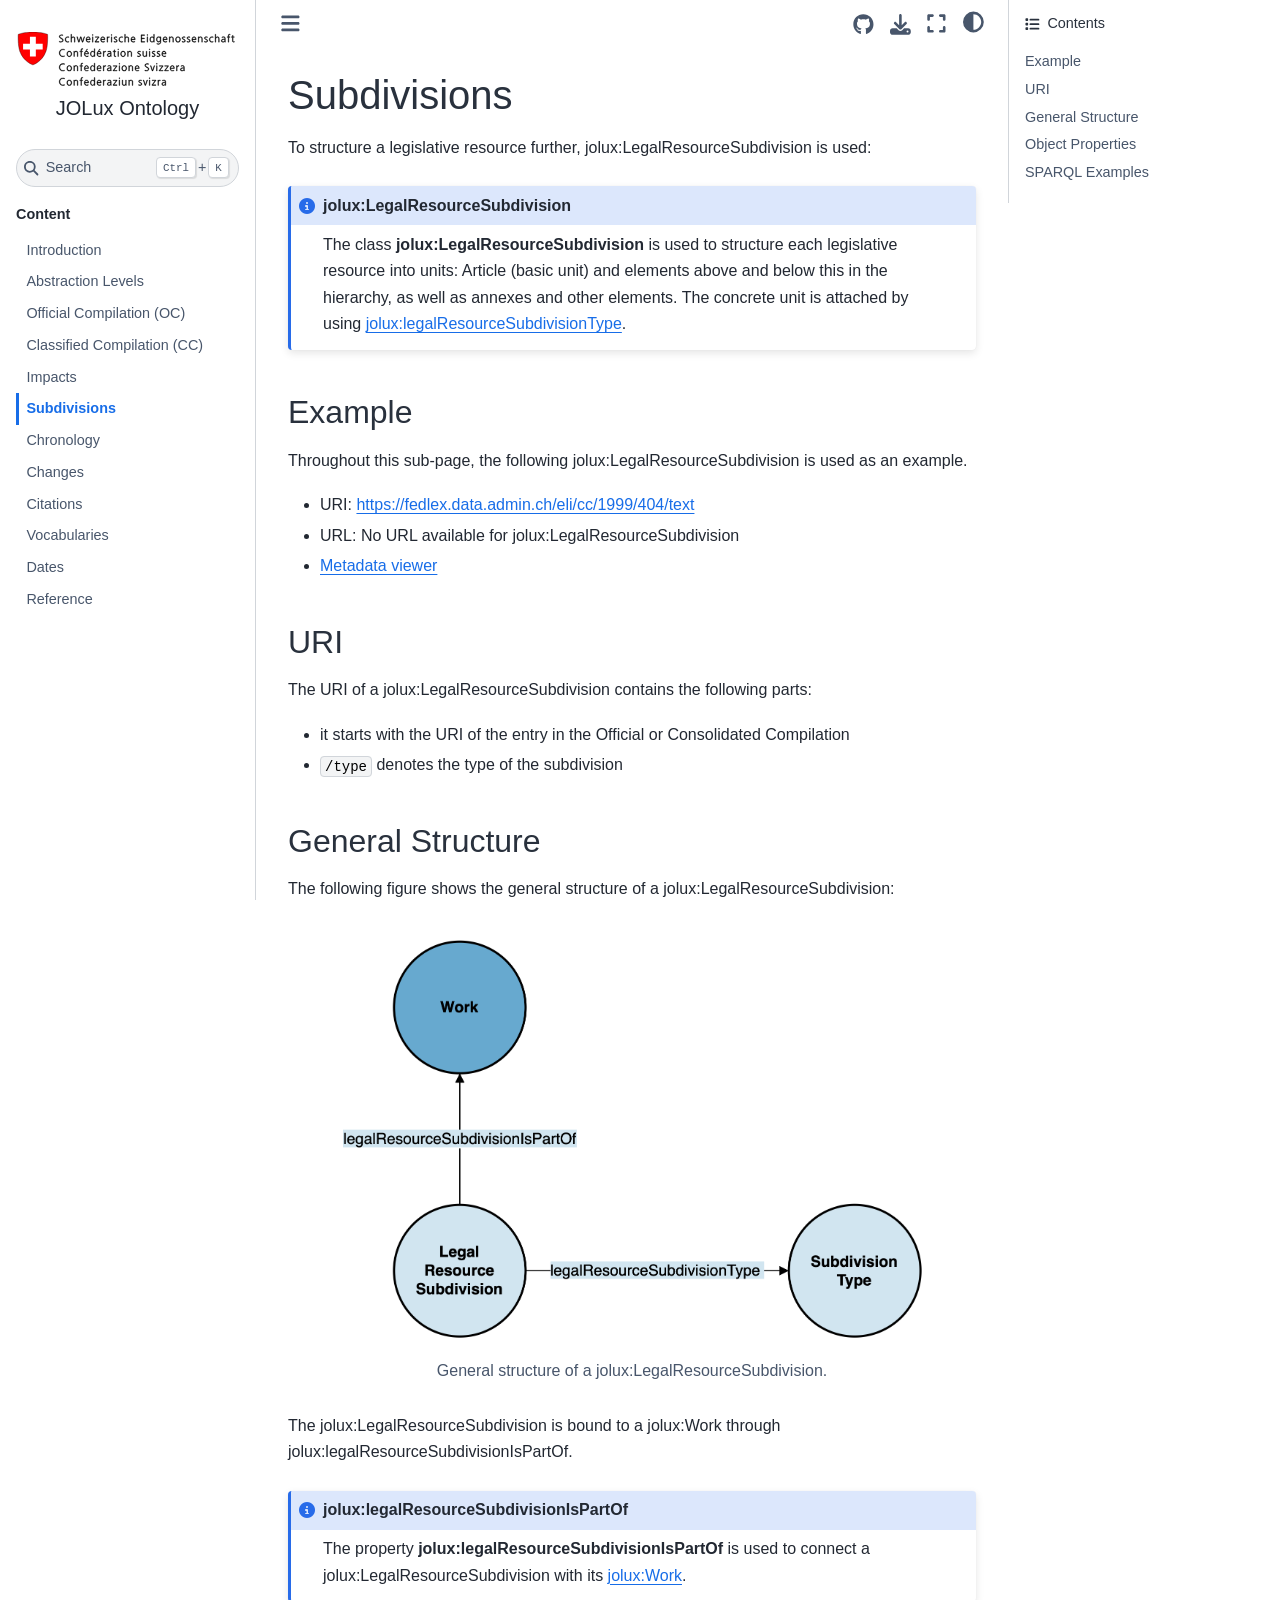
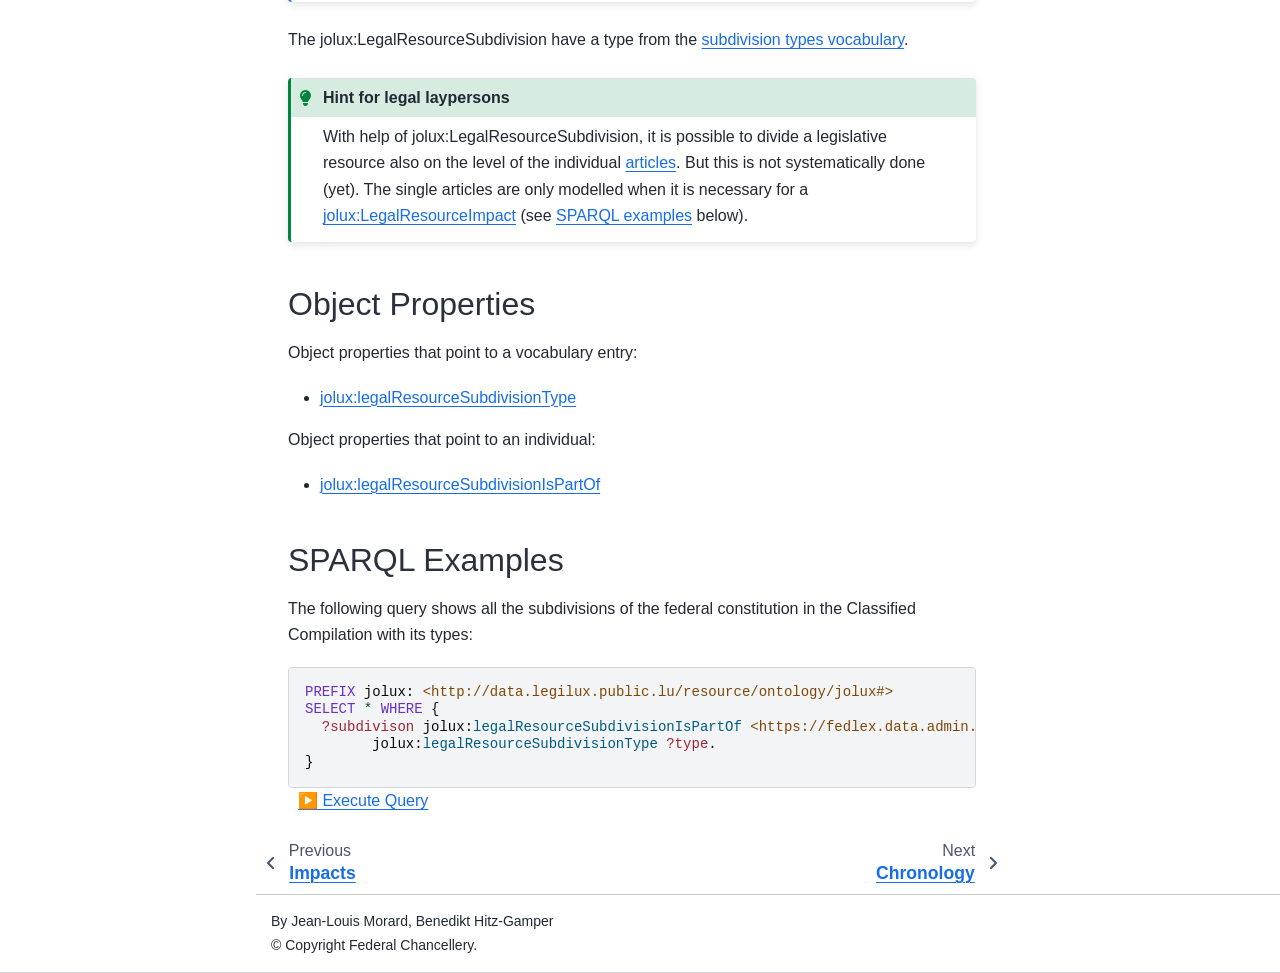
<file: subdivisions.html>
<!DOCTYPE html>


<html lang="en" data-content_root="./" >

  <head>
    <meta charset="utf-8" />
    <meta name="viewport" content="width=device-width, initial-scale=1.0" /><meta name="viewport" content="width=device-width, initial-scale=1" />

    <title>Subdivisions &#8212; JOLux 0.1 documentation</title>
  
  
  
  <script data-cfasync="false">
    document.documentElement.dataset.mode = localStorage.getItem("mode") || "";
    document.documentElement.dataset.theme = localStorage.getItem("theme") || "";
  </script>
  
  <!-- Loaded before other Sphinx assets -->
  <link href="_static/styles/theme.css?digest=dfe6caa3a7d634c4db9b" rel="stylesheet" />
<link href="_static/styles/bootstrap.css?digest=dfe6caa3a7d634c4db9b" rel="stylesheet" />
<link href="_static/styles/pydata-sphinx-theme.css?digest=dfe6caa3a7d634c4db9b" rel="stylesheet" />

  
  <link href="_static/vendor/fontawesome/6.5.2/css/all.min.css?digest=dfe6caa3a7d634c4db9b" rel="stylesheet" />
  <link rel="preload" as="font" type="font/woff2" crossorigin href="_static/vendor/fontawesome/6.5.2/webfonts/fa-solid-900.woff2" />
<link rel="preload" as="font" type="font/woff2" crossorigin href="_static/vendor/fontawesome/6.5.2/webfonts/fa-brands-400.woff2" />
<link rel="preload" as="font" type="font/woff2" crossorigin href="_static/vendor/fontawesome/6.5.2/webfonts/fa-regular-400.woff2" />

    <link rel="stylesheet" type="text/css" href="_static/pygments.css?v=a746c00c" />
    <link rel="stylesheet" type="text/css" href="_static/styles/sphinx-book-theme.css?v=a3416100" />
    <link rel="stylesheet" type="text/css" href="_static/custom.css?v=b0813e71" />
  
  <!-- Pre-loaded scripts that we'll load fully later -->
  <link rel="preload" as="script" href="_static/scripts/bootstrap.js?digest=dfe6caa3a7d634c4db9b" />
<link rel="preload" as="script" href="_static/scripts/pydata-sphinx-theme.js?digest=dfe6caa3a7d634c4db9b" />
  <script src="_static/vendor/fontawesome/6.5.2/js/all.min.js?digest=dfe6caa3a7d634c4db9b"></script>

    <script src="_static/documentation_options.js?v=e1a75a79"></script>
    <script src="_static/doctools.js?v=9bcbadda"></script>
    <script src="_static/sphinx_highlight.js?v=dc90522c"></script>
    <script src="_static/sparql_link.js?v=f695a40a"></script>
    <script src="_static/scripts/sphinx-book-theme.js?v=887ef09a"></script>
    <script>DOCUMENTATION_OPTIONS.pagename = 'subdivisions';</script>
    <link rel="index" title="Index" href="genindex.html" />
    <link rel="search" title="Search" href="search.html" />
    <link rel="next" title="Chronology" href="chronology.html" />
    <link rel="prev" title="Impacts" href="impacts.html" />
  <meta name="viewport" content="width=device-width, initial-scale=1"/>
  <meta name="docsearch:language" content="en"/>
  </head>
  
  
  <body data-bs-spy="scroll" data-bs-target=".bd-toc-nav" data-offset="180" data-bs-root-margin="0px 0px -60%" data-default-mode="">

  
  
  <div id="pst-skip-link" class="skip-link d-print-none"><a href="#main-content">Skip to main content</a></div>
  
  <div id="pst-scroll-pixel-helper"></div>
  
  <button type="button" class="btn rounded-pill" id="pst-back-to-top">
    <i class="fa-solid fa-arrow-up"></i>Back to top</button>

  
  <input type="checkbox"
          class="sidebar-toggle"
          id="pst-primary-sidebar-checkbox"/>
  <label class="overlay overlay-primary" for="pst-primary-sidebar-checkbox"></label>
  
  <input type="checkbox"
          class="sidebar-toggle"
          id="pst-secondary-sidebar-checkbox"/>
  <label class="overlay overlay-secondary" for="pst-secondary-sidebar-checkbox"></label>
  
  <div class="search-button__wrapper">
    <div class="search-button__overlay"></div>
    <div class="search-button__search-container">
<form class="bd-search d-flex align-items-center"
      action="search.html"
      method="get">
  <i class="fa-solid fa-magnifying-glass"></i>
  <input type="search"
         class="form-control"
         name="q"
         id="search-input"
         placeholder="Search..."
         aria-label="Search..."
         autocomplete="off"
         autocorrect="off"
         autocapitalize="off"
         spellcheck="false"/>
  <span class="search-button__kbd-shortcut"><kbd class="kbd-shortcut__modifier">Ctrl</kbd>+<kbd>K</kbd></span>
</form></div>
  </div>

  <div class="pst-async-banner-revealer d-none">
  <aside id="bd-header-version-warning" class="d-none d-print-none" aria-label="Version warning"></aside>
</div>

  
    <header class="bd-header navbar navbar-expand-lg bd-navbar d-print-none">
    </header>
  

  <div class="bd-container">
    <div class="bd-container__inner bd-page-width">
      
      
      
      <div class="bd-sidebar-primary bd-sidebar">
        

  
  <div class="sidebar-header-items sidebar-primary__section">
    
    
    
    
  </div>
  
    <div class="sidebar-primary-items__start sidebar-primary__section">
        <div class="sidebar-primary-item">

  
     
  

<a class="navbar-brand logo" href="https://swiss.github.io/jolux">
  
  
  
  
  
    
    
      
    
    
    <img src="_static/logo-ch.svg" class="logo__image only-light" alt=""/>
    <script>document.write(`<img src="_static/logo-ch.svg" class="logo__image only-dark" alt=""/>`);</script>
  
  
    <p class="title logo__title">JOLux Ontology</p>
  
</a></div>
        <div class="sidebar-primary-item">

 <script>
 document.write(`
   <button class="btn search-button-field search-button__button" title="Search" aria-label="Search" data-bs-placement="bottom" data-bs-toggle="tooltip">
    <i class="fa-solid fa-magnifying-glass"></i>
    <span class="search-button__default-text">Search</span>
    <span class="search-button__kbd-shortcut"><kbd class="kbd-shortcut__modifier">Ctrl</kbd>+<kbd class="kbd-shortcut__modifier">K</kbd></span>
   </button>
 `);
 </script></div>
        <div class="sidebar-primary-item"><nav class="bd-links bd-docs-nav" aria-label="Main">
    <div class="bd-toc-item navbar-nav active">
        <p aria-level="2" class="caption" role="heading"><span class="caption-text">Content</span></p>
<ul class="current nav bd-sidenav">
<li class="toctree-l1"><a class="reference internal" href="index.html">Introduction</a></li>
<li class="toctree-l1"><a class="reference internal" href="abstraction_levels.html">Abstraction Levels</a></li>
<li class="toctree-l1"><a class="reference internal" href="official_compilation.html">Official Compilation (OC)</a></li>
<li class="toctree-l1"><a class="reference internal" href="classified_compilation.html">Classified Compilation (CC)</a></li>
<li class="toctree-l1"><a class="reference internal" href="impacts.html">Impacts</a></li>
<li class="toctree-l1 current active"><a class="current reference internal" href="#">Subdivisions</a></li>
<li class="toctree-l1"><a class="reference internal" href="chronology.html">Chronology</a></li>
<li class="toctree-l1"><a class="reference internal" href="changes.html">Changes</a></li>
<li class="toctree-l1"><a class="reference internal" href="citations.html">Citations</a></li>
<li class="toctree-l1"><a class="reference internal" href="vocabularies.html">Vocabularies</a></li>
<li class="toctree-l1"><a class="reference internal" href="dates.html">Dates</a></li>
<li class="toctree-l1"><a class="reference internal" href="reference.html">Reference</a></li>
</ul>

    </div>
</nav></div>
    </div>
  
  
  <div class="sidebar-primary-items__end sidebar-primary__section">
  </div>
  
  <div id="rtd-footer-container"></div>


      </div>
      
      <main id="main-content" class="bd-main" role="main">
        
        

<div class="sbt-scroll-pixel-helper"></div>

          <div class="bd-content">
            <div class="bd-article-container">
              
              <div class="bd-header-article d-print-none">
<div class="header-article-items header-article__inner">
  
    <div class="header-article-items__start">
      
        <div class="header-article-item"><button class="sidebar-toggle primary-toggle btn btn-sm" title="Toggle primary sidebar" data-bs-placement="bottom" data-bs-toggle="tooltip">
  <span class="fa-solid fa-bars"></span>
</button></div>
      
    </div>
  
  
    <div class="header-article-items__end">
      
        <div class="header-article-item">

<div class="article-header-buttons">





<div class="dropdown dropdown-source-buttons">
  <button class="btn dropdown-toggle" type="button" data-bs-toggle="dropdown" aria-expanded="false" aria-label="Source repositories">
    <i class="fab fa-github"></i>
  </button>
  <ul class="dropdown-menu">
      
      
      
      <li><a href="https://github.com/swiss/jolux" target="_blank"
   class="btn btn-sm btn-source-repository-button dropdown-item"
   title="Source repository"
   data-bs-placement="left" data-bs-toggle="tooltip"
>
  

<span class="btn__icon-container">
  <i class="fab fa-github"></i>
  </span>
<span class="btn__text-container">Repository</span>
</a>
</li>
      
      
      
      
      <li><a href="https://github.com/swiss/jolux/blob/main/doc/subdivisions.md?plain=1" target="_blank"
   class="btn btn-sm btn-source-file-button dropdown-item"
   title="Show source"
   data-bs-placement="left" data-bs-toggle="tooltip"
>
  

<span class="btn__icon-container">
  <i class="fas fa-code"></i>
  </span>
<span class="btn__text-container">Show source</span>
</a>
</li>
      
      
      
      
      <li><a href="https://github.com/swiss/jolux/edit/main/doc/subdivisions.md" target="_blank"
   class="btn btn-sm btn-source-edit-button dropdown-item"
   title="Suggest edit"
   data-bs-placement="left" data-bs-toggle="tooltip"
>
  

<span class="btn__icon-container">
  <i class="fas fa-pencil-alt"></i>
  </span>
<span class="btn__text-container">Suggest edit</span>
</a>
</li>
      
      
      
      
      <li><a href="https://github.com/swiss/jolux/issues/new?title=Issue%20on%20page%20%2Fsubdivisions.html&body=Your%20issue%20content%20here." target="_blank"
   class="btn btn-sm btn-source-issues-button dropdown-item"
   title="Open an issue"
   data-bs-placement="left" data-bs-toggle="tooltip"
>
  

<span class="btn__icon-container">
  <i class="fas fa-lightbulb"></i>
  </span>
<span class="btn__text-container">Open issue</span>
</a>
</li>
      
  </ul>
</div>






<div class="dropdown dropdown-download-buttons">
  <button class="btn dropdown-toggle" type="button" data-bs-toggle="dropdown" aria-expanded="false" aria-label="Download this page">
    <i class="fas fa-download"></i>
  </button>
  <ul class="dropdown-menu">
      
      
      
      <li><a href="_sources/subdivisions.md" target="_blank"
   class="btn btn-sm btn-download-source-button dropdown-item"
   title="Download source file"
   data-bs-placement="left" data-bs-toggle="tooltip"
>
  

<span class="btn__icon-container">
  <i class="fas fa-file"></i>
  </span>
<span class="btn__text-container">.md</span>
</a>
</li>
      
      
      
      
      <li>
<button onclick="window.print()"
  class="btn btn-sm btn-download-pdf-button dropdown-item"
  title="Print to PDF"
  data-bs-placement="left" data-bs-toggle="tooltip"
>
  

<span class="btn__icon-container">
  <i class="fas fa-file-pdf"></i>
  </span>
<span class="btn__text-container">.pdf</span>
</button>
</li>
      
  </ul>
</div>




<button onclick="toggleFullScreen()"
  class="btn btn-sm btn-fullscreen-button"
  title="Fullscreen mode"
  data-bs-placement="bottom" data-bs-toggle="tooltip"
>
  

<span class="btn__icon-container">
  <i class="fas fa-expand"></i>
  </span>

</button>



<script>
document.write(`
  <button class="btn btn-sm nav-link pst-navbar-icon theme-switch-button" title="light/dark" aria-label="light/dark" data-bs-placement="bottom" data-bs-toggle="tooltip">
    <i class="theme-switch fa-solid fa-sun fa-lg" data-mode="light"></i>
    <i class="theme-switch fa-solid fa-moon fa-lg" data-mode="dark"></i>
    <i class="theme-switch fa-solid fa-circle-half-stroke fa-lg" data-mode="auto"></i>
  </button>
`);
</script>


<script>
document.write(`
  <button class="btn btn-sm pst-navbar-icon search-button search-button__button" title="Search" aria-label="Search" data-bs-placement="bottom" data-bs-toggle="tooltip">
    <i class="fa-solid fa-magnifying-glass fa-lg"></i>
  </button>
`);
</script>
<button class="sidebar-toggle secondary-toggle btn btn-sm" title="Toggle secondary sidebar" data-bs-placement="bottom" data-bs-toggle="tooltip">
    <span class="fa-solid fa-list"></span>
</button>
</div></div>
      
    </div>
  
</div>
</div>
              
              

<div id="jb-print-docs-body" class="onlyprint">
    <h1>Subdivisions</h1>
    <!-- Table of contents -->
    <div id="print-main-content">
        <div id="jb-print-toc">
            
            <div>
                <h2> Contents </h2>
            </div>
            <nav aria-label="Page">
                <ul class="visible nav section-nav flex-column">
<li class="toc-h2 nav-item toc-entry"><a class="reference internal nav-link" href="#example">Example</a></li>
<li class="toc-h2 nav-item toc-entry"><a class="reference internal nav-link" href="#uri">URI</a></li>
<li class="toc-h2 nav-item toc-entry"><a class="reference internal nav-link" href="#general-structure">General Structure</a></li>
<li class="toc-h2 nav-item toc-entry"><a class="reference internal nav-link" href="#object-properties">Object Properties</a></li>
<li class="toc-h2 nav-item toc-entry"><a class="reference internal nav-link" href="#sparql-examples">SPARQL Examples</a></li>
</ul>
            </nav>
        </div>
    </div>
</div>

              
                
<div id="searchbox"></div>
                <article class="bd-article">
                  
  <section id="subdivisions">
<h1>Subdivisions<a class="headerlink" href="#subdivisions" title="Link to this heading">#</a></h1>
<p>To structure a legislative resource further, jolux:LegalResourceSubdivision is used:</p>
<div class="note admonition" id="legalresourcesubdivision">
<p class="admonition-title">jolux:LegalResourceSubdivision</p>
<p>The class <strong>jolux:LegalResourceSubdivision</strong> is used to structure each legislative resource into units: Article (basic unit) and elements above and below this in the hierarchy, as well as annexes and other elements. The concrete unit is attached by using <a class="reference internal" href="vocabularies.html#id7"><span class="std std-ref">jolux:legalResourceSubdivisionType</span></a>.</p>
</div>
<section id="example">
<h2>Example<a class="headerlink" href="#example" title="Link to this heading">#</a></h2>
<p>Throughout this sub-page, the following jolux:LegalResourceSubdivision is used as an example.</p>
<ul class="simple">
<li><p>URI: <a class="reference external" href="https://fedlex.data.admin.ch/eli/cc/1999/404/text">https://fedlex.data.admin.ch/eli/cc/1999/404/text</a></p></li>
<li><p>URL: No URL available for jolux:LegalResourceSubdivision</p></li>
<li><p><a class="reference external" href="https://fedlex.data.admin.ch/de-CH/metadata?value=https:%2F%2Ffedlex.data.admin.ch%2Feli%2Fcc%2F1999%2F404%2Ftext">Metadata viewer</a></p></li>
</ul>
</section>
<section id="uri">
<h2>URI<a class="headerlink" href="#uri" title="Link to this heading">#</a></h2>
<p>The URI of a jolux:LegalResourceSubdivision contains the following parts:</p>
<ul class="simple">
<li><p>it starts with the URI of the entry in the Official or Consolidated Compilation</p></li>
<li><p><code class="docutils literal notranslate"><span class="pre">/type</span></code> denotes the type of the subdivision</p></li>
</ul>
</section>
<section id="general-structure">
<h2>General Structure<a class="headerlink" href="#general-structure" title="Link to this heading">#</a></h2>
<p>The following figure shows the general structure of a jolux:LegalResourceSubdivision:</p>
<figure class="align-default" id="subdivision">
<img alt="_images/subdivision.png" class="max-width-600" src="_images/subdivision.png" />
<figcaption>
<p><span class="caption-text">General structure of a jolux:LegalResourceSubdivision.</span><a class="headerlink" href="#subdivision" title="Link to this image">#</a></p>
</figcaption>
</figure>
<p>The jolux:LegalResourceSubdivision is bound to a jolux:Work through jolux:legalResourceSubdivisionIsPartOf.</p>
<div class="note admonition" id="legalresourcesubdivisionispartof">
<p class="admonition-title">jolux:legalResourceSubdivisionIsPartOf</p>
<p>The property <strong>jolux:legalResourceSubdivisionIsPartOf</strong> is used to connect a jolux:LegalResourceSubdivision with its <a class="reference internal" href="abstraction_levels.html#work"><span class="std std-ref">jolux:Work</span></a>.</p>
</div>
<p>The jolux:LegalResourceSubdivision have a type from the <a class="reference internal" href="vocabularies.html#id7"><span class="std std-ref">subdivision types vocabulary</span></a>.</p>
<div class="hint admonition">
<p class="admonition-title">Hint for legal laypersons</p>
<p>With help of jolux:LegalResourceSubdivision, it is possible to divide a legislative resource also on the level of the individual <a class="reference external" href="https://fedlex.data.admin.ch/de-CH/metadata?value=https:%2F%2Ffedlex.data.admin.ch%2Fvocabulary%2Fsubdivision-type%2Fart">articles</a>. But this is not systematically done (yet). The single articles are only modelled when it is necessary for a <a class="reference internal" href="impacts.html#legalresourceimpact"><span class="std std-ref">jolux:LegalResourceImpact</span></a> (see <a class="reference internal" href="#sparql-examples"><span class="xref myst">SPARQL examples</span></a> below).</p>
</div>
</section>
<section id="object-properties">
<h2>Object Properties<a class="headerlink" href="#object-properties" title="Link to this heading">#</a></h2>
<p>Object properties that point to a vocabulary entry:</p>
<ul class="simple">
<li><p><a class="reference internal" href="vocabularies.html#id7"><span class="std std-ref">jolux:legalResourceSubdivisionType</span></a></p></li>
</ul>
<p>Object properties that point to an individual:</p>
<ul class="simple">
<li><p><a class="reference internal" href="#legalresourcesubdivisionispartof"><span class="std std-ref">jolux:legalResourceSubdivisionIsPartOf</span></a></p></li>
</ul>
</section>
<section id="sparql-examples">
<h2>SPARQL Examples<a class="headerlink" href="#sparql-examples" title="Link to this heading">#</a></h2>
<p>The following query shows all the subdivisions of the federal constitution in the Classified Compilation with its types:</p>
<div class="highlight-sparql notranslate"><div class="highlight"><pre><span></span><span class="k">PREFIX</span> <span class="nn">jolux</span><span class="p">:</span> <span class="nl">&lt;http://data.legilux.public.lu/resource/ontology/jolux#&gt;</span>
<span class="k">SELECT</span> <span class="o">*</span> <span class="k">WHERE</span> <span class="p">{</span>
  <span class="nv">?subdivison</span> <span class="nn">jolux</span><span class="p">:</span><span class="nt">legalResourceSubdivisionIsPartOf</span> <span class="nl">&lt;https://fedlex.data.admin.ch/eli/cc/1999/404&gt;</span><span class="p">;</span>
  	<span class="nn">jolux</span><span class="p">:</span><span class="nt">legalResourceSubdivisionType</span> <span class="nv">?type</span><span class="p">.</span>
<span class="p">}</span>
</pre></div>
</div>
</section>
</section>


                </article>
              

              
              
              
              
                <footer class="prev-next-footer d-print-none">
                  
<div class="prev-next-area">
    <a class="left-prev"
       href="impacts.html"
       title="previous page">
      <i class="fa-solid fa-angle-left"></i>
      <div class="prev-next-info">
        <p class="prev-next-subtitle">previous</p>
        <p class="prev-next-title">Impacts</p>
      </div>
    </a>
    <a class="right-next"
       href="chronology.html"
       title="next page">
      <div class="prev-next-info">
        <p class="prev-next-subtitle">next</p>
        <p class="prev-next-title">Chronology</p>
      </div>
      <i class="fa-solid fa-angle-right"></i>
    </a>
</div>
                </footer>
              
            </div>
            
            
              
                <div class="bd-sidebar-secondary bd-toc"><div class="sidebar-secondary-items sidebar-secondary__inner">


  <div class="sidebar-secondary-item">
  <div class="page-toc tocsection onthispage">
    <i class="fa-solid fa-list"></i> Contents
  </div>
  <nav class="bd-toc-nav page-toc">
    <ul class="visible nav section-nav flex-column">
<li class="toc-h2 nav-item toc-entry"><a class="reference internal nav-link" href="#example">Example</a></li>
<li class="toc-h2 nav-item toc-entry"><a class="reference internal nav-link" href="#uri">URI</a></li>
<li class="toc-h2 nav-item toc-entry"><a class="reference internal nav-link" href="#general-structure">General Structure</a></li>
<li class="toc-h2 nav-item toc-entry"><a class="reference internal nav-link" href="#object-properties">Object Properties</a></li>
<li class="toc-h2 nav-item toc-entry"><a class="reference internal nav-link" href="#sparql-examples">SPARQL Examples</a></li>
</ul>
  </nav></div>

</div></div>
              
            
          </div>
          <footer class="bd-footer-content">
            
<div class="bd-footer-content__inner container">
  
  <div class="footer-item">
    
<p class="component-author">
By Jean-Louis Morard, Benedikt Hitz-Gamper
</p>

  </div>
  
  <div class="footer-item">
    

  <p class="copyright">
    
      © Copyright Federal Chancellery.
      <br/>
    
  </p>

  </div>
  
  <div class="footer-item">
    
  </div>
  
  <div class="footer-item">
    
  </div>
  
</div>
          </footer>
        

      </main>
    </div>
  </div>
  
  <!-- Scripts loaded after <body> so the DOM is not blocked -->
  <script src="_static/scripts/bootstrap.js?digest=dfe6caa3a7d634c4db9b"></script>
<script src="_static/scripts/pydata-sphinx-theme.js?digest=dfe6caa3a7d634c4db9b"></script>

  <footer class="bd-footer">
  </footer>
  </body>
</html>
</file>
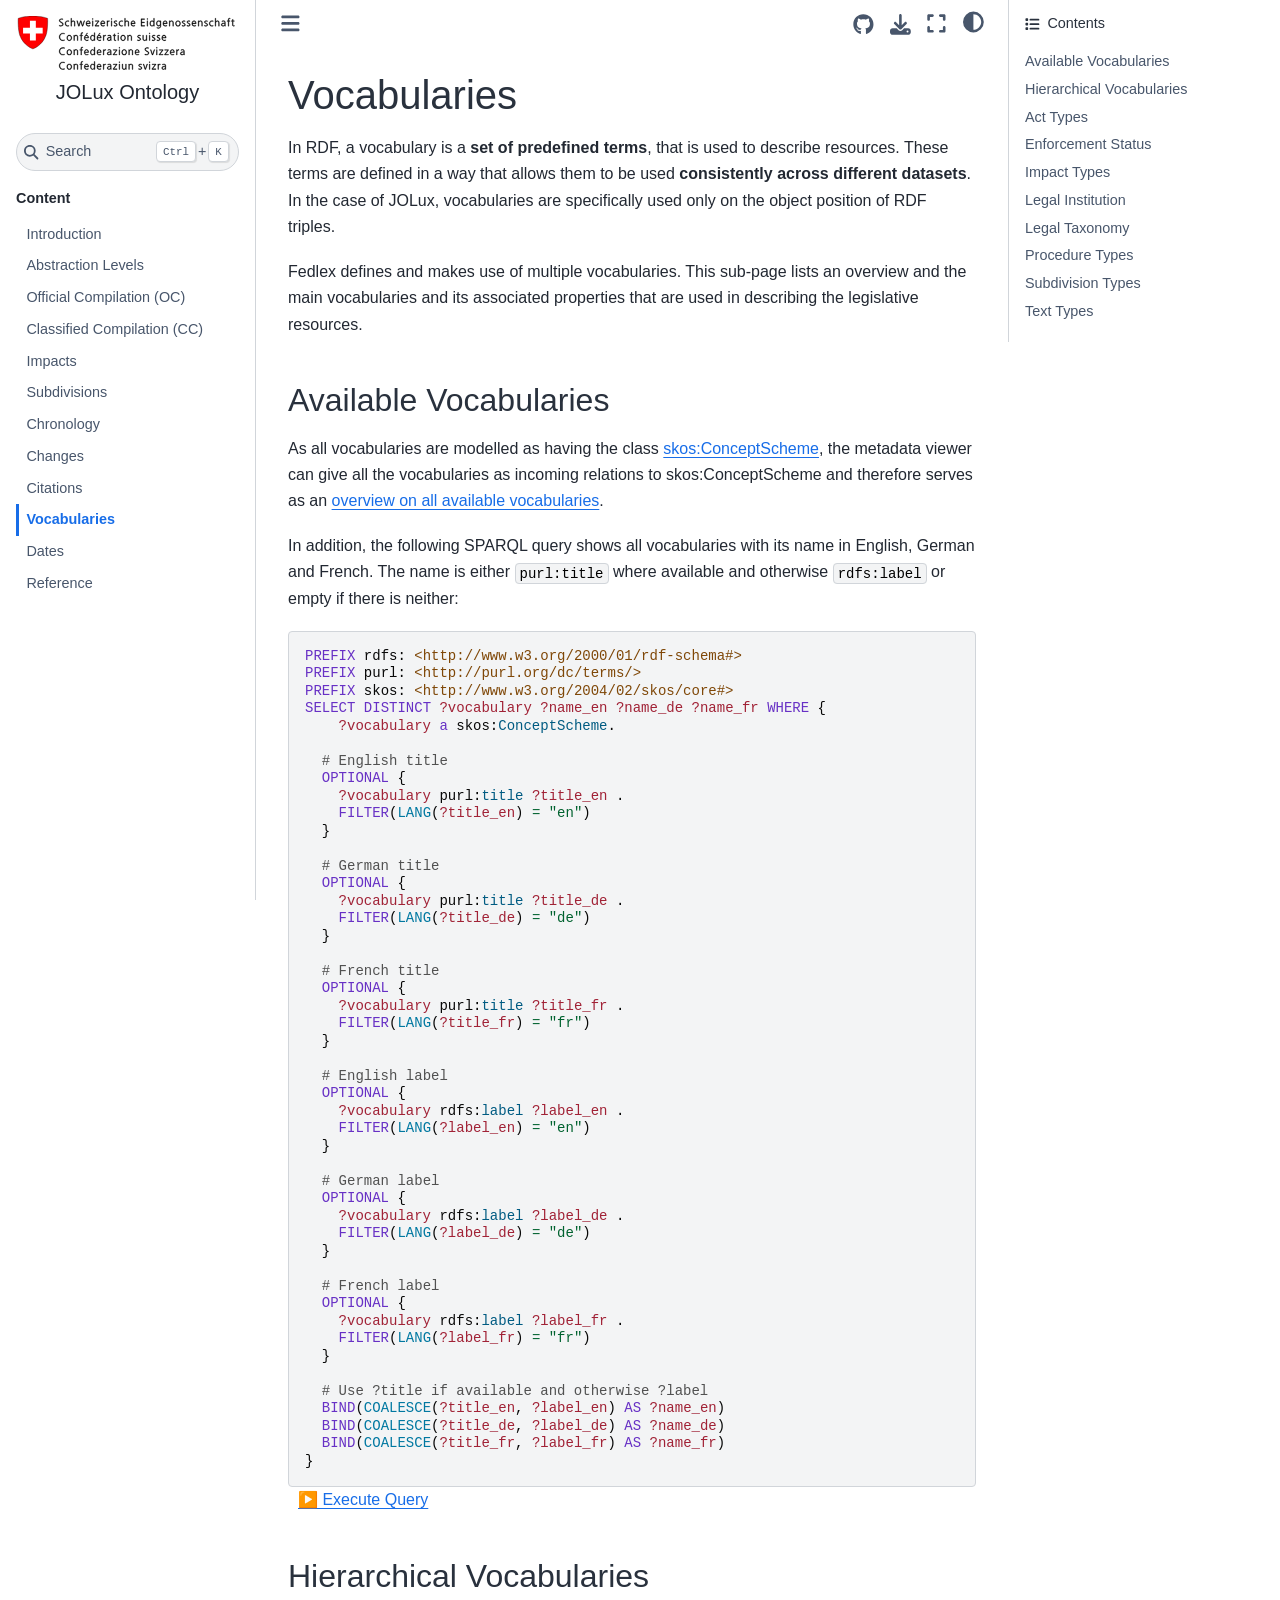
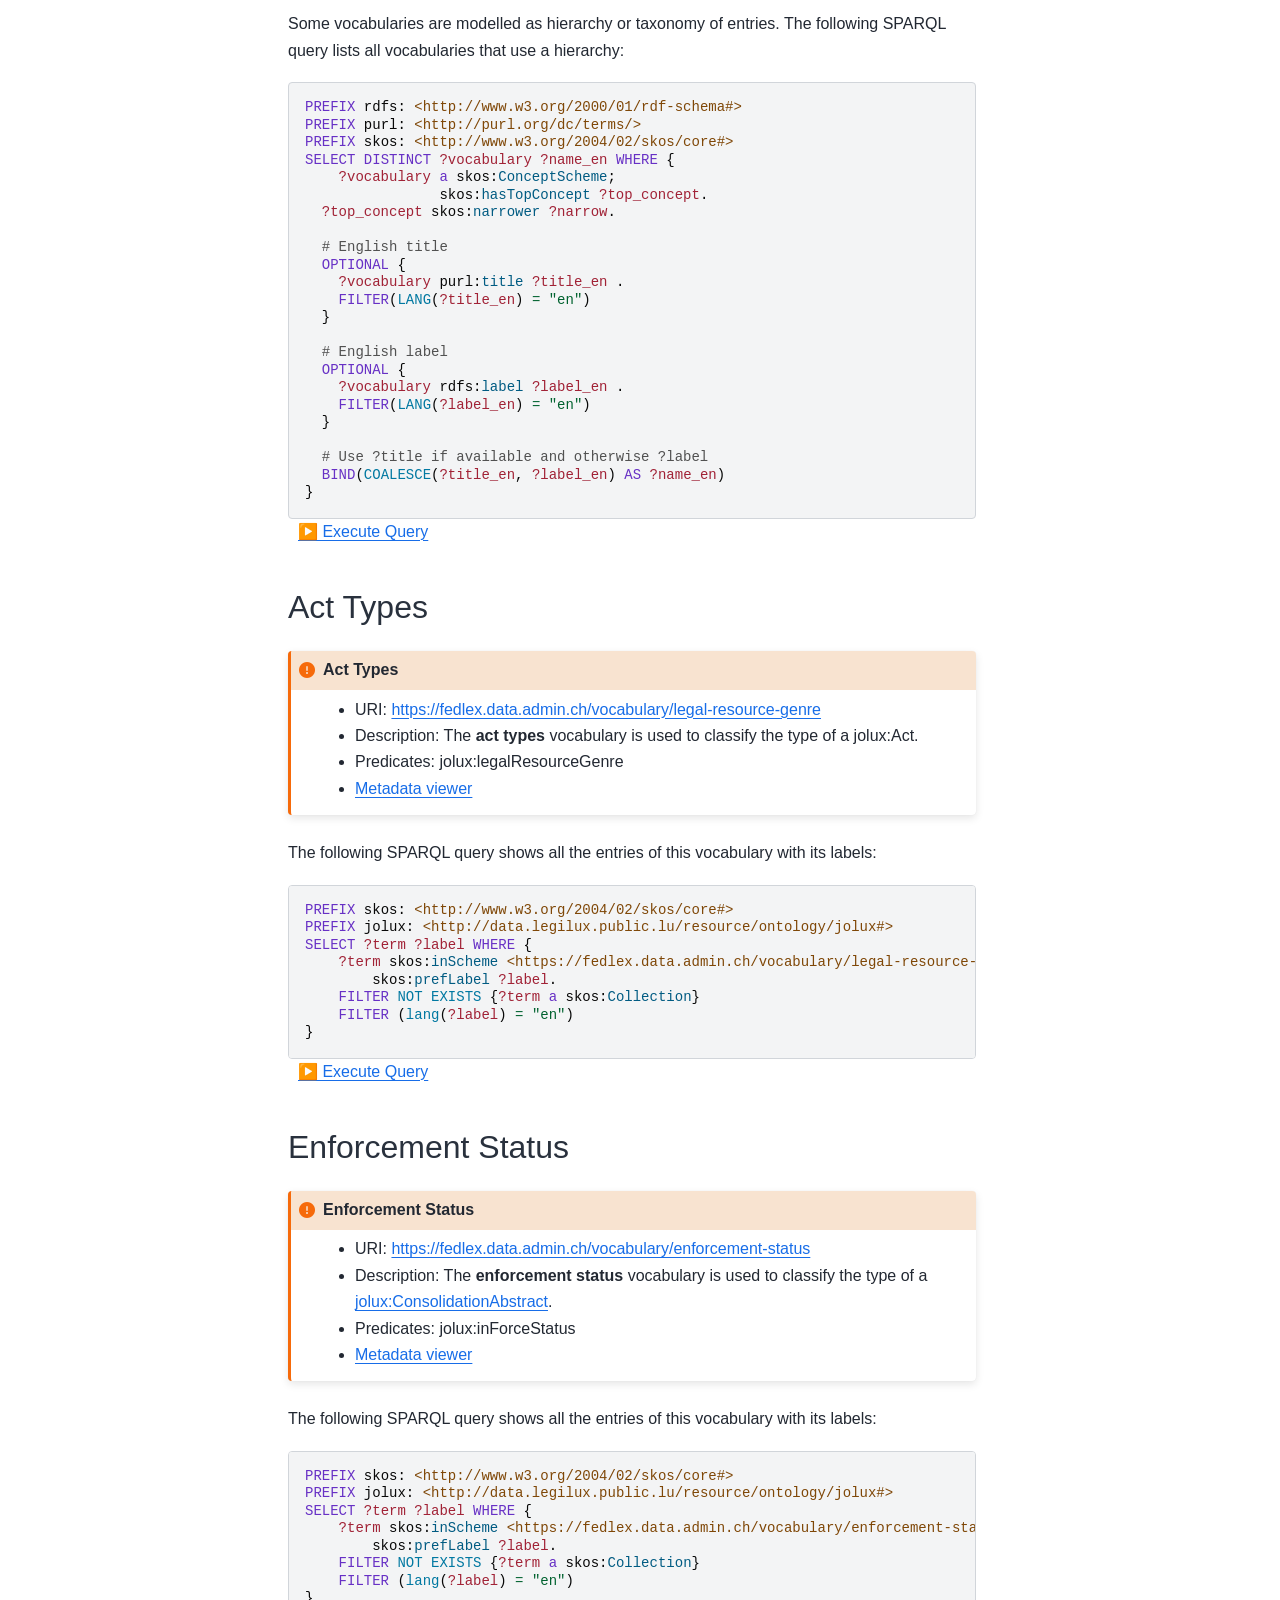
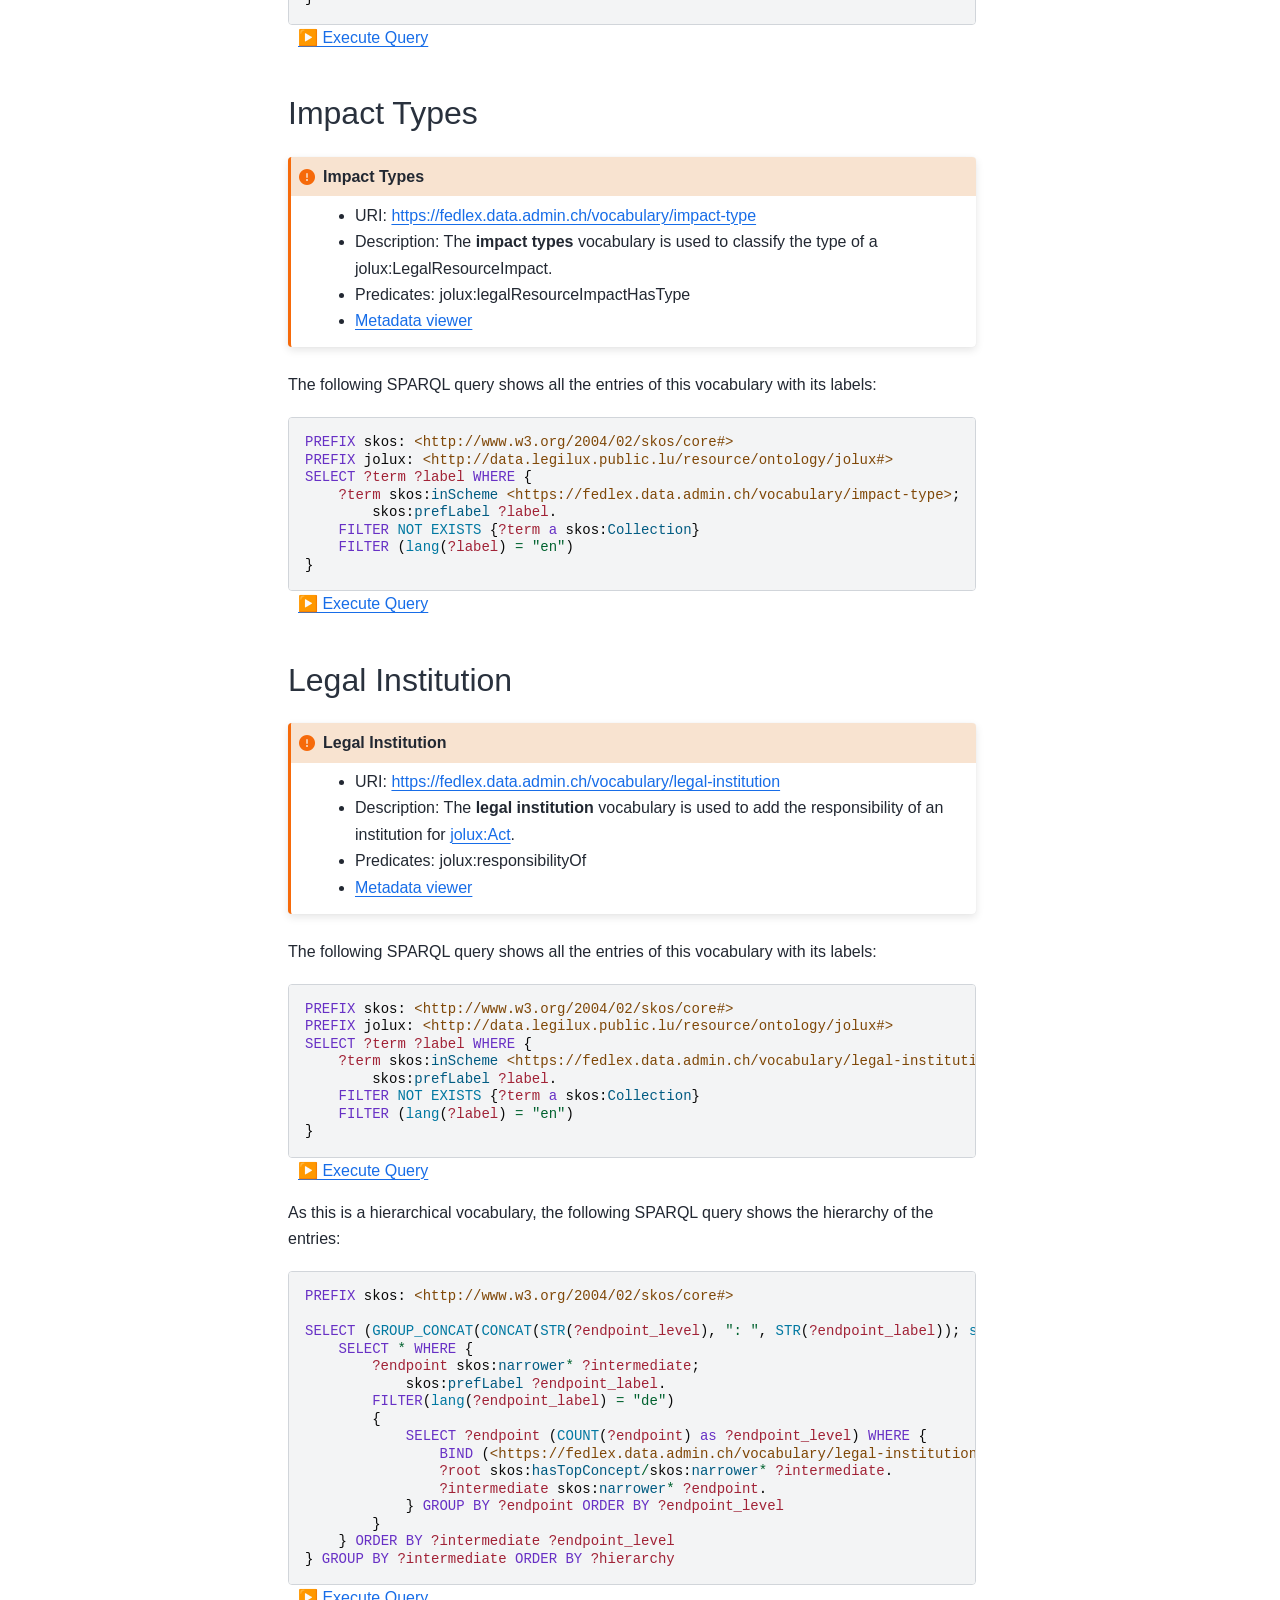
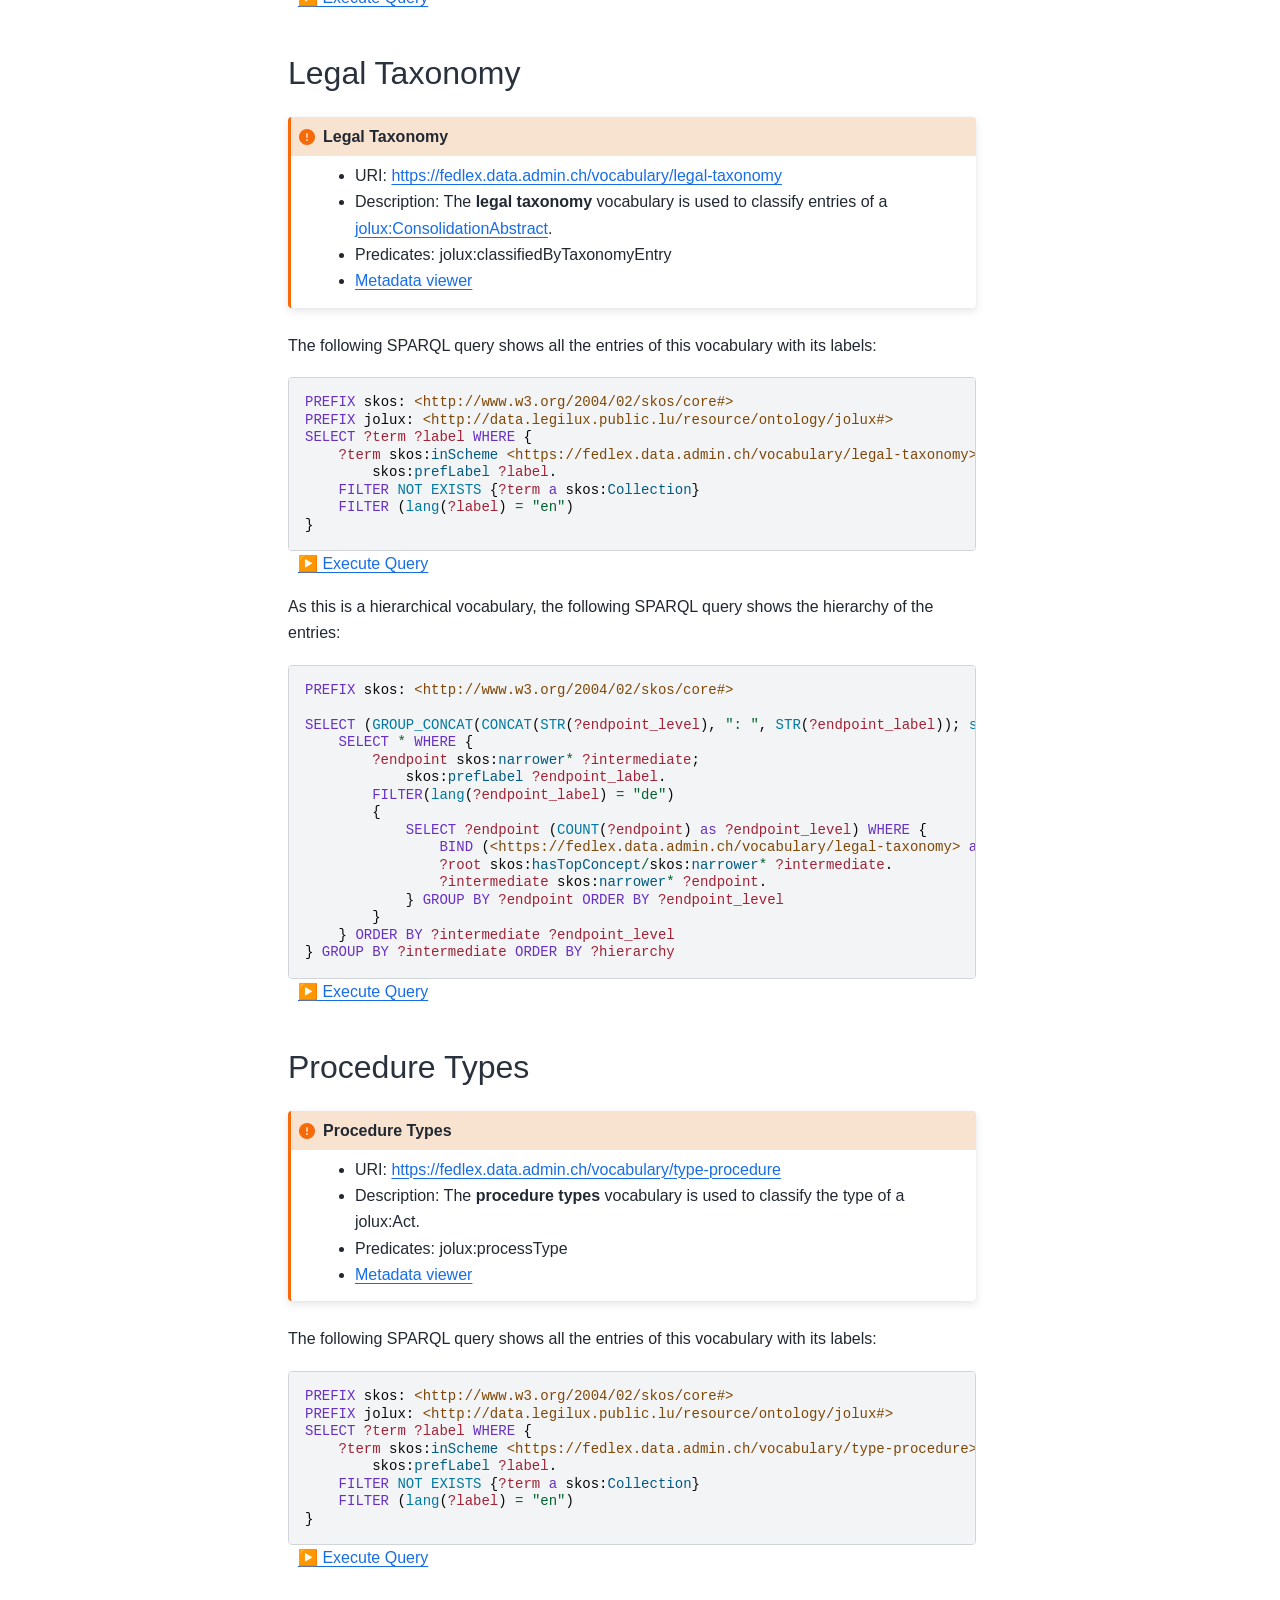
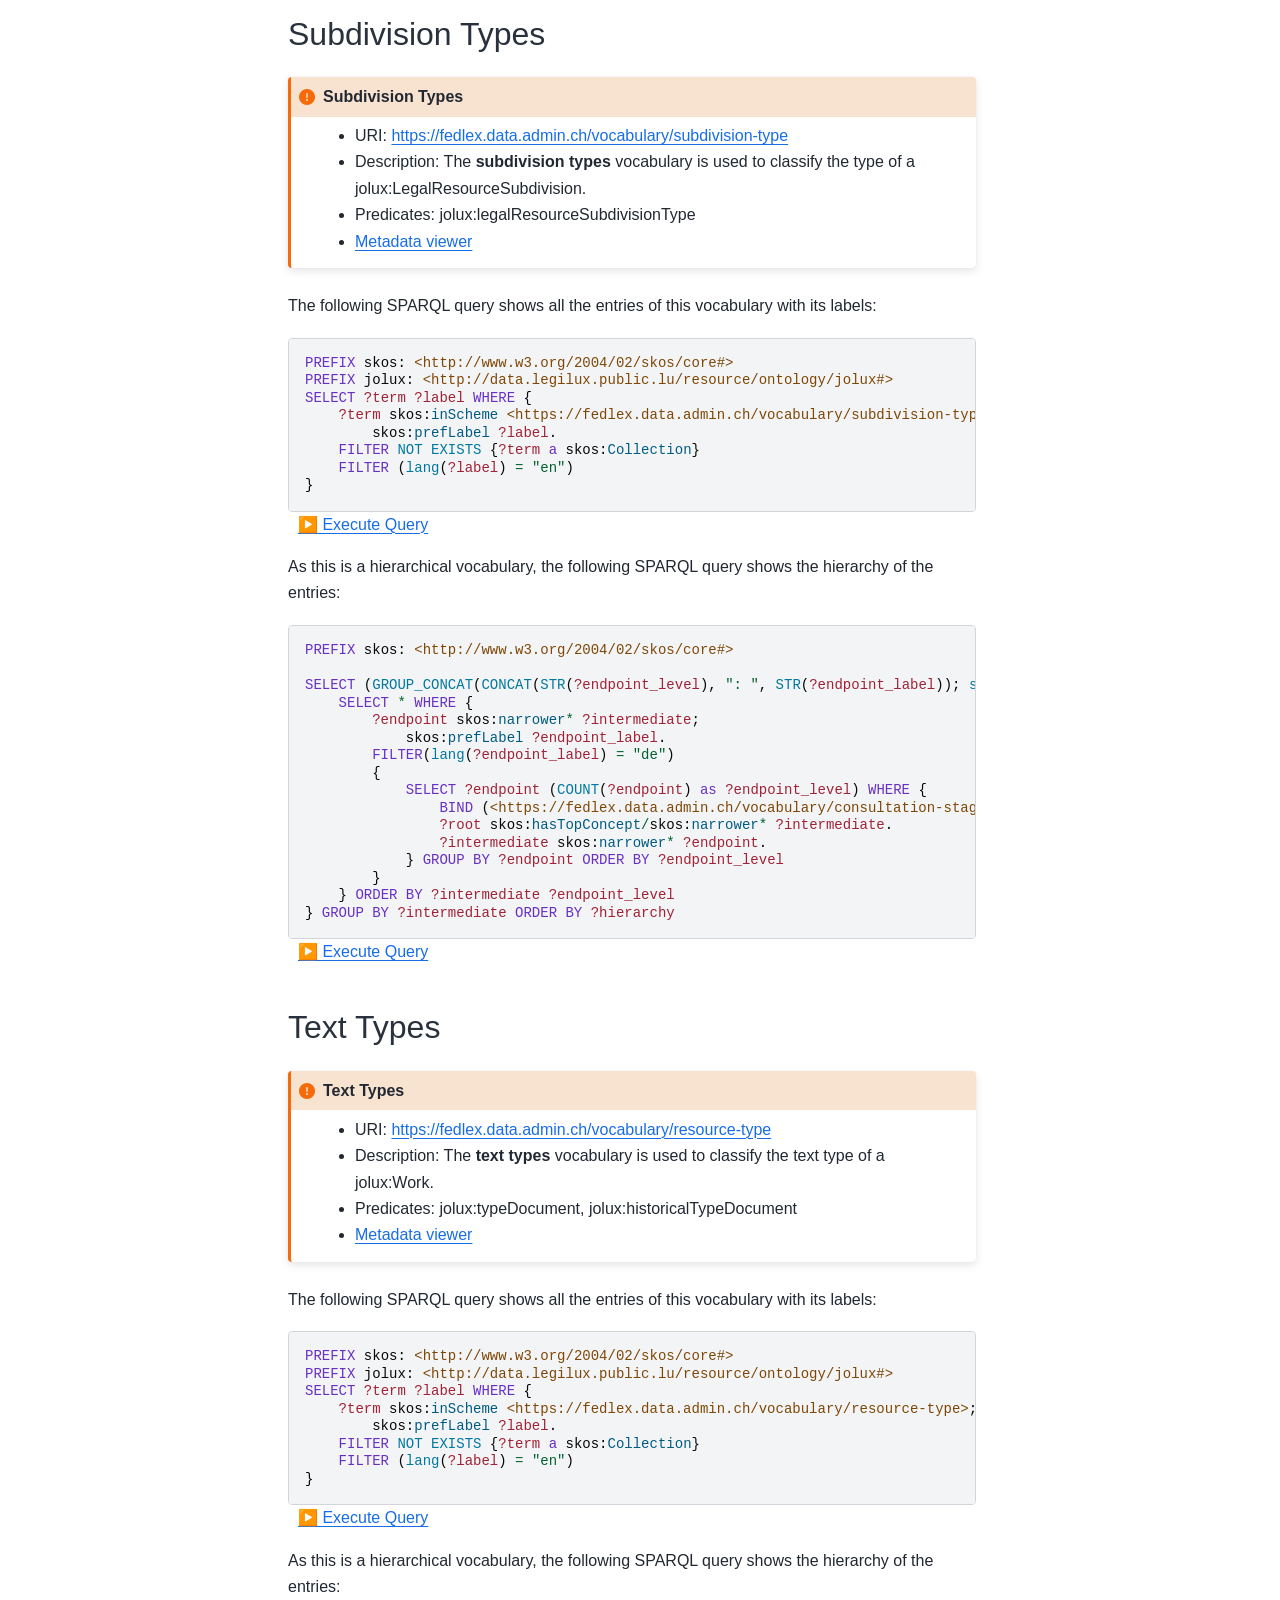
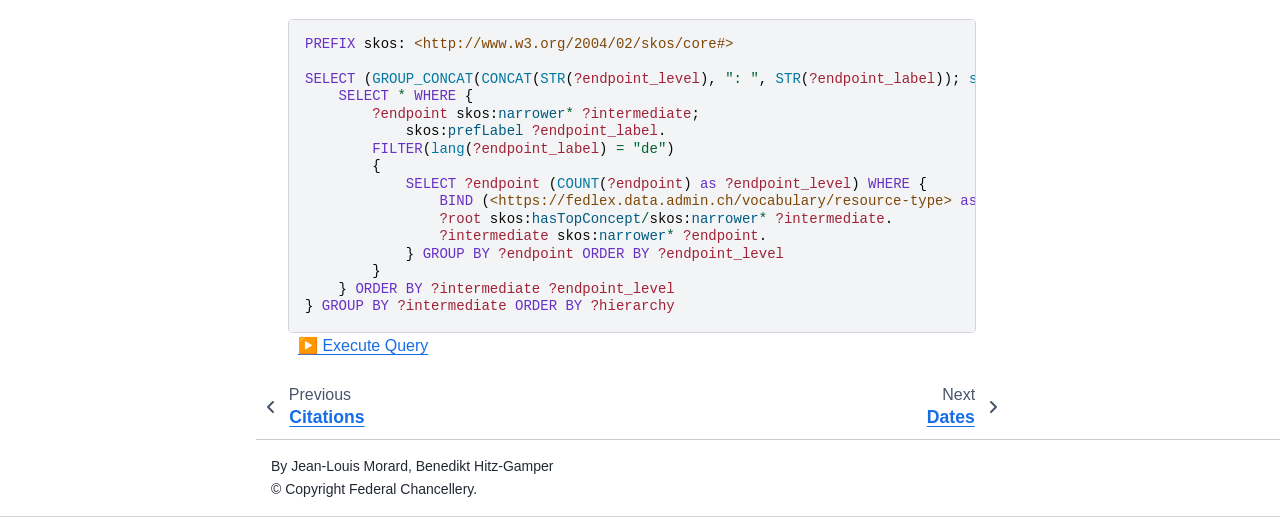
<file: vocabularies.html>
<!DOCTYPE html>


<html lang="en" data-content_root="./" >

  <head>
    <meta charset="utf-8" />
    <meta name="viewport" content="width=device-width, initial-scale=1.0" /><meta name="viewport" content="width=device-width, initial-scale=1" />

    <title>Vocabularies &#8212; JOLux 0.1 documentation</title>
  
  
  
  <script data-cfasync="false">
    document.documentElement.dataset.mode = localStorage.getItem("mode") || "";
    document.documentElement.dataset.theme = localStorage.getItem("theme") || "";
  </script>
  
  <!-- Loaded before other Sphinx assets -->
  <link href="_static/styles/theme.css?digest=dfe6caa3a7d634c4db9b" rel="stylesheet" />
<link href="_static/styles/bootstrap.css?digest=dfe6caa3a7d634c4db9b" rel="stylesheet" />
<link href="_static/styles/pydata-sphinx-theme.css?digest=dfe6caa3a7d634c4db9b" rel="stylesheet" />

  
  <link href="_static/vendor/fontawesome/6.5.2/css/all.min.css?digest=dfe6caa3a7d634c4db9b" rel="stylesheet" />
  <link rel="preload" as="font" type="font/woff2" crossorigin href="_static/vendor/fontawesome/6.5.2/webfonts/fa-solid-900.woff2" />
<link rel="preload" as="font" type="font/woff2" crossorigin href="_static/vendor/fontawesome/6.5.2/webfonts/fa-brands-400.woff2" />
<link rel="preload" as="font" type="font/woff2" crossorigin href="_static/vendor/fontawesome/6.5.2/webfonts/fa-regular-400.woff2" />

    <link rel="stylesheet" type="text/css" href="_static/pygments.css?v=a746c00c" />
    <link rel="stylesheet" type="text/css" href="_static/styles/sphinx-book-theme.css?v=a3416100" />
    <link rel="stylesheet" type="text/css" href="_static/custom.css?v=b0813e71" />
  
  <!-- Pre-loaded scripts that we'll load fully later -->
  <link rel="preload" as="script" href="_static/scripts/bootstrap.js?digest=dfe6caa3a7d634c4db9b" />
<link rel="preload" as="script" href="_static/scripts/pydata-sphinx-theme.js?digest=dfe6caa3a7d634c4db9b" />
  <script src="_static/vendor/fontawesome/6.5.2/js/all.min.js?digest=dfe6caa3a7d634c4db9b"></script>

    <script src="_static/documentation_options.js?v=e1a75a79"></script>
    <script src="_static/doctools.js?v=9bcbadda"></script>
    <script src="_static/sphinx_highlight.js?v=dc90522c"></script>
    <script src="_static/sparql_link.js?v=f695a40a"></script>
    <script src="_static/scripts/sphinx-book-theme.js?v=887ef09a"></script>
    <script>DOCUMENTATION_OPTIONS.pagename = 'vocabularies';</script>
    <link rel="index" title="Index" href="genindex.html" />
    <link rel="search" title="Search" href="search.html" />
    <link rel="next" title="Dates" href="dates.html" />
    <link rel="prev" title="Citations" href="citations.html" />
  <meta name="viewport" content="width=device-width, initial-scale=1"/>
  <meta name="docsearch:language" content="en"/>
  </head>
  
  
  <body data-bs-spy="scroll" data-bs-target=".bd-toc-nav" data-offset="180" data-bs-root-margin="0px 0px -60%" data-default-mode="">

  
  
  <div id="pst-skip-link" class="skip-link d-print-none"><a href="#main-content">Skip to main content</a></div>
  
  <div id="pst-scroll-pixel-helper"></div>
  
  <button type="button" class="btn rounded-pill" id="pst-back-to-top">
    <i class="fa-solid fa-arrow-up"></i>Back to top</button>

  
  <input type="checkbox"
          class="sidebar-toggle"
          id="pst-primary-sidebar-checkbox"/>
  <label class="overlay overlay-primary" for="pst-primary-sidebar-checkbox"></label>
  
  <input type="checkbox"
          class="sidebar-toggle"
          id="pst-secondary-sidebar-checkbox"/>
  <label class="overlay overlay-secondary" for="pst-secondary-sidebar-checkbox"></label>
  
  <div class="search-button__wrapper">
    <div class="search-button__overlay"></div>
    <div class="search-button__search-container">
<form class="bd-search d-flex align-items-center"
      action="search.html"
      method="get">
  <i class="fa-solid fa-magnifying-glass"></i>
  <input type="search"
         class="form-control"
         name="q"
         id="search-input"
         placeholder="Search..."
         aria-label="Search..."
         autocomplete="off"
         autocorrect="off"
         autocapitalize="off"
         spellcheck="false"/>
  <span class="search-button__kbd-shortcut"><kbd class="kbd-shortcut__modifier">Ctrl</kbd>+<kbd>K</kbd></span>
</form></div>
  </div>

  <div class="pst-async-banner-revealer d-none">
  <aside id="bd-header-version-warning" class="d-none d-print-none" aria-label="Version warning"></aside>
</div>

  
    <header class="bd-header navbar navbar-expand-lg bd-navbar d-print-none">
    </header>
  

  <div class="bd-container">
    <div class="bd-container__inner bd-page-width">
      
      
      
      <div class="bd-sidebar-primary bd-sidebar">
        

  
  <div class="sidebar-header-items sidebar-primary__section">
    
    
    
    
  </div>
  
    <div class="sidebar-primary-items__start sidebar-primary__section">
        <div class="sidebar-primary-item">

  
     
  

<a class="navbar-brand logo" href="https://swiss.github.io/jolux">
  
  
  
  
  
    
    
      
    
    
    <img src="_static/logo-ch.svg" class="logo__image only-light" alt=""/>
    <script>document.write(`<img src="_static/logo-ch.svg" class="logo__image only-dark" alt=""/>`);</script>
  
  
    <p class="title logo__title">JOLux Ontology</p>
  
</a></div>
        <div class="sidebar-primary-item">

 <script>
 document.write(`
   <button class="btn search-button-field search-button__button" title="Search" aria-label="Search" data-bs-placement="bottom" data-bs-toggle="tooltip">
    <i class="fa-solid fa-magnifying-glass"></i>
    <span class="search-button__default-text">Search</span>
    <span class="search-button__kbd-shortcut"><kbd class="kbd-shortcut__modifier">Ctrl</kbd>+<kbd class="kbd-shortcut__modifier">K</kbd></span>
   </button>
 `);
 </script></div>
        <div class="sidebar-primary-item"><nav class="bd-links bd-docs-nav" aria-label="Main">
    <div class="bd-toc-item navbar-nav active">
        <p aria-level="2" class="caption" role="heading"><span class="caption-text">Content</span></p>
<ul class="current nav bd-sidenav">
<li class="toctree-l1"><a class="reference internal" href="index.html">Introduction</a></li>
<li class="toctree-l1"><a class="reference internal" href="abstraction_levels.html">Abstraction Levels</a></li>
<li class="toctree-l1"><a class="reference internal" href="official_compilation.html">Official Compilation (OC)</a></li>
<li class="toctree-l1"><a class="reference internal" href="classified_compilation.html">Classified Compilation (CC)</a></li>
<li class="toctree-l1"><a class="reference internal" href="impacts.html">Impacts</a></li>
<li class="toctree-l1"><a class="reference internal" href="subdivisions.html">Subdivisions</a></li>
<li class="toctree-l1"><a class="reference internal" href="chronology.html">Chronology</a></li>
<li class="toctree-l1"><a class="reference internal" href="changes.html">Changes</a></li>
<li class="toctree-l1"><a class="reference internal" href="citations.html">Citations</a></li>
<li class="toctree-l1 current active"><a class="current reference internal" href="#">Vocabularies</a></li>
<li class="toctree-l1"><a class="reference internal" href="dates.html">Dates</a></li>
<li class="toctree-l1"><a class="reference internal" href="reference.html">Reference</a></li>
</ul>

    </div>
</nav></div>
    </div>
  
  
  <div class="sidebar-primary-items__end sidebar-primary__section">
  </div>
  
  <div id="rtd-footer-container"></div>


      </div>
      
      <main id="main-content" class="bd-main" role="main">
        
        

<div class="sbt-scroll-pixel-helper"></div>

          <div class="bd-content">
            <div class="bd-article-container">
              
              <div class="bd-header-article d-print-none">
<div class="header-article-items header-article__inner">
  
    <div class="header-article-items__start">
      
        <div class="header-article-item"><button class="sidebar-toggle primary-toggle btn btn-sm" title="Toggle primary sidebar" data-bs-placement="bottom" data-bs-toggle="tooltip">
  <span class="fa-solid fa-bars"></span>
</button></div>
      
    </div>
  
  
    <div class="header-article-items__end">
      
        <div class="header-article-item">

<div class="article-header-buttons">





<div class="dropdown dropdown-source-buttons">
  <button class="btn dropdown-toggle" type="button" data-bs-toggle="dropdown" aria-expanded="false" aria-label="Source repositories">
    <i class="fab fa-github"></i>
  </button>
  <ul class="dropdown-menu">
      
      
      
      <li><a href="https://github.com/swiss/jolux" target="_blank"
   class="btn btn-sm btn-source-repository-button dropdown-item"
   title="Source repository"
   data-bs-placement="left" data-bs-toggle="tooltip"
>
  

<span class="btn__icon-container">
  <i class="fab fa-github"></i>
  </span>
<span class="btn__text-container">Repository</span>
</a>
</li>
      
      
      
      
      <li><a href="https://github.com/swiss/jolux/blob/main/doc/vocabularies.md?plain=1" target="_blank"
   class="btn btn-sm btn-source-file-button dropdown-item"
   title="Show source"
   data-bs-placement="left" data-bs-toggle="tooltip"
>
  

<span class="btn__icon-container">
  <i class="fas fa-code"></i>
  </span>
<span class="btn__text-container">Show source</span>
</a>
</li>
      
      
      
      
      <li><a href="https://github.com/swiss/jolux/edit/main/doc/vocabularies.md" target="_blank"
   class="btn btn-sm btn-source-edit-button dropdown-item"
   title="Suggest edit"
   data-bs-placement="left" data-bs-toggle="tooltip"
>
  

<span class="btn__icon-container">
  <i class="fas fa-pencil-alt"></i>
  </span>
<span class="btn__text-container">Suggest edit</span>
</a>
</li>
      
      
      
      
      <li><a href="https://github.com/swiss/jolux/issues/new?title=Issue%20on%20page%20%2Fvocabularies.html&body=Your%20issue%20content%20here." target="_blank"
   class="btn btn-sm btn-source-issues-button dropdown-item"
   title="Open an issue"
   data-bs-placement="left" data-bs-toggle="tooltip"
>
  

<span class="btn__icon-container">
  <i class="fas fa-lightbulb"></i>
  </span>
<span class="btn__text-container">Open issue</span>
</a>
</li>
      
  </ul>
</div>






<div class="dropdown dropdown-download-buttons">
  <button class="btn dropdown-toggle" type="button" data-bs-toggle="dropdown" aria-expanded="false" aria-label="Download this page">
    <i class="fas fa-download"></i>
  </button>
  <ul class="dropdown-menu">
      
      
      
      <li><a href="_sources/vocabularies.md" target="_blank"
   class="btn btn-sm btn-download-source-button dropdown-item"
   title="Download source file"
   data-bs-placement="left" data-bs-toggle="tooltip"
>
  

<span class="btn__icon-container">
  <i class="fas fa-file"></i>
  </span>
<span class="btn__text-container">.md</span>
</a>
</li>
      
      
      
      
      <li>
<button onclick="window.print()"
  class="btn btn-sm btn-download-pdf-button dropdown-item"
  title="Print to PDF"
  data-bs-placement="left" data-bs-toggle="tooltip"
>
  

<span class="btn__icon-container">
  <i class="fas fa-file-pdf"></i>
  </span>
<span class="btn__text-container">.pdf</span>
</button>
</li>
      
  </ul>
</div>




<button onclick="toggleFullScreen()"
  class="btn btn-sm btn-fullscreen-button"
  title="Fullscreen mode"
  data-bs-placement="bottom" data-bs-toggle="tooltip"
>
  

<span class="btn__icon-container">
  <i class="fas fa-expand"></i>
  </span>

</button>



<script>
document.write(`
  <button class="btn btn-sm nav-link pst-navbar-icon theme-switch-button" title="light/dark" aria-label="light/dark" data-bs-placement="bottom" data-bs-toggle="tooltip">
    <i class="theme-switch fa-solid fa-sun fa-lg" data-mode="light"></i>
    <i class="theme-switch fa-solid fa-moon fa-lg" data-mode="dark"></i>
    <i class="theme-switch fa-solid fa-circle-half-stroke fa-lg" data-mode="auto"></i>
  </button>
`);
</script>


<script>
document.write(`
  <button class="btn btn-sm pst-navbar-icon search-button search-button__button" title="Search" aria-label="Search" data-bs-placement="bottom" data-bs-toggle="tooltip">
    <i class="fa-solid fa-magnifying-glass fa-lg"></i>
  </button>
`);
</script>
<button class="sidebar-toggle secondary-toggle btn btn-sm" title="Toggle secondary sidebar" data-bs-placement="bottom" data-bs-toggle="tooltip">
    <span class="fa-solid fa-list"></span>
</button>
</div></div>
      
    </div>
  
</div>
</div>
              
              

<div id="jb-print-docs-body" class="onlyprint">
    <h1>Vocabularies</h1>
    <!-- Table of contents -->
    <div id="print-main-content">
        <div id="jb-print-toc">
            
            <div>
                <h2> Contents </h2>
            </div>
            <nav aria-label="Page">
                <ul class="visible nav section-nav flex-column">
<li class="toc-h2 nav-item toc-entry"><a class="reference internal nav-link" href="#available-vocabularies">Available Vocabularies</a></li>
<li class="toc-h2 nav-item toc-entry"><a class="reference internal nav-link" href="#hierarchical-vocabularies">Hierarchical Vocabularies</a></li>
<li class="toc-h2 nav-item toc-entry"><a class="reference internal nav-link" href="#act-types">Act Types</a></li>
<li class="toc-h2 nav-item toc-entry"><a class="reference internal nav-link" href="#enforcement-status">Enforcement Status</a></li>
<li class="toc-h2 nav-item toc-entry"><a class="reference internal nav-link" href="#impact-types">Impact Types</a></li>
<li class="toc-h2 nav-item toc-entry"><a class="reference internal nav-link" href="#legal-institution">Legal Institution</a></li>
<li class="toc-h2 nav-item toc-entry"><a class="reference internal nav-link" href="#legal-taxonomy">Legal Taxonomy</a></li>
<li class="toc-h2 nav-item toc-entry"><a class="reference internal nav-link" href="#procedure-types">Procedure Types</a></li>
<li class="toc-h2 nav-item toc-entry"><a class="reference internal nav-link" href="#subdivision-types">Subdivision Types</a></li>
<li class="toc-h2 nav-item toc-entry"><a class="reference internal nav-link" href="#text-types">Text Types</a></li>
</ul>
            </nav>
        </div>
    </div>
</div>

              
                
<div id="searchbox"></div>
                <article class="bd-article">
                  
  <section id="vocabularies">
<h1>Vocabularies<a class="headerlink" href="#vocabularies" title="Link to this heading">#</a></h1>
<p>In RDF, a vocabulary is a <strong>set of predefined terms</strong>, that is used to describe resources. These terms are defined in a way that allows them to be used <strong>consistently across different datasets</strong>. In the case of JOLux, vocabularies are specifically used only on the object position of RDF triples.</p>
<p>Fedlex defines and makes use of multiple vocabularies. This sub-page lists an overview and the main vocabularies and its associated properties that are used in describing the legislative resources.</p>
<section id="available-vocabularies">
<h2>Available Vocabularies<a class="headerlink" href="#available-vocabularies" title="Link to this heading">#</a></h2>
<p>As all vocabularies are modelled as having the class <a class="reference external" href="https://www.w3.org/TR/skos-reference/#schemes">skos:ConceptScheme</a>, the metadata viewer can give all the vocabularies as incoming relations to skos:ConceptScheme and therefore serves as an <a class="reference external" href="https://fedlex.data.admin.ch/de-CH/metadata?value=http:%2F%2Fwww.w3.org%2F2004%2F02%2Fskos%2Fcore%23ConceptScheme">overview on all available vocabularies</a>.</p>
<p>In addition, the following SPARQL query shows all vocabularies with its name in English, German and French. The name is either <code class="docutils literal notranslate"><span class="pre">purl:title</span></code> where available and otherwise <code class="docutils literal notranslate"><span class="pre">rdfs:label</span></code> or empty if there is neither:</p>
<div class="highlight-sparql notranslate"><div class="highlight"><pre><span></span><span class="k">PREFIX</span> <span class="nn">rdfs</span><span class="p">:</span> <span class="nl">&lt;http://www.w3.org/2000/01/rdf-schema#&gt;</span>
<span class="k">PREFIX</span> <span class="nn">purl</span><span class="p">:</span> <span class="nl">&lt;http://purl.org/dc/terms/&gt;</span>
<span class="k">PREFIX</span> <span class="nn">skos</span><span class="p">:</span> <span class="nl">&lt;http://www.w3.org/2004/02/skos/core#&gt;</span>
<span class="k">SELECT</span> <span class="k">DISTINCT</span> <span class="nv">?vocabulary</span> <span class="nv">?name_en</span> <span class="nv">?name_de</span> <span class="nv">?name_fr</span> <span class="k">WHERE</span> <span class="p">{</span>
    <span class="nv">?vocabulary</span> <span class="k">a</span> <span class="nn">skos</span><span class="p">:</span><span class="nt">ConceptScheme</span><span class="p">.</span>
  
  <span class="c"># English title</span>
  <span class="k">OPTIONAL</span> <span class="p">{</span>
    <span class="nv">?vocabulary</span> <span class="nn">purl</span><span class="p">:</span><span class="nt">title</span> <span class="nv">?title_en</span> <span class="p">.</span>
    <span class="k">FILTER</span><span class="p">(</span><span class="nf">LANG</span><span class="p">(</span><span class="nv">?title_en</span><span class="p">)</span> <span class="o">=</span> <span class="s">&quot;en&quot;</span><span class="p">)</span>
  <span class="p">}</span>
  
  <span class="c"># German title</span>
  <span class="k">OPTIONAL</span> <span class="p">{</span>
    <span class="nv">?vocabulary</span> <span class="nn">purl</span><span class="p">:</span><span class="nt">title</span> <span class="nv">?title_de</span> <span class="p">.</span>
    <span class="k">FILTER</span><span class="p">(</span><span class="nf">LANG</span><span class="p">(</span><span class="nv">?title_de</span><span class="p">)</span> <span class="o">=</span> <span class="s">&quot;de&quot;</span><span class="p">)</span>
  <span class="p">}</span>
  
  <span class="c"># French title</span>
  <span class="k">OPTIONAL</span> <span class="p">{</span>
    <span class="nv">?vocabulary</span> <span class="nn">purl</span><span class="p">:</span><span class="nt">title</span> <span class="nv">?title_fr</span> <span class="p">.</span>
    <span class="k">FILTER</span><span class="p">(</span><span class="nf">LANG</span><span class="p">(</span><span class="nv">?title_fr</span><span class="p">)</span> <span class="o">=</span> <span class="s">&quot;fr&quot;</span><span class="p">)</span>
  <span class="p">}</span>
  
  <span class="c"># English label</span>
  <span class="k">OPTIONAL</span> <span class="p">{</span>
    <span class="nv">?vocabulary</span> <span class="nn">rdfs</span><span class="p">:</span><span class="nt">label</span> <span class="nv">?label_en</span> <span class="p">.</span>
    <span class="k">FILTER</span><span class="p">(</span><span class="nf">LANG</span><span class="p">(</span><span class="nv">?label_en</span><span class="p">)</span> <span class="o">=</span> <span class="s">&quot;en&quot;</span><span class="p">)</span>
  <span class="p">}</span>
  
  <span class="c"># German label</span>
  <span class="k">OPTIONAL</span> <span class="p">{</span>
    <span class="nv">?vocabulary</span> <span class="nn">rdfs</span><span class="p">:</span><span class="nt">label</span> <span class="nv">?label_de</span> <span class="p">.</span>
    <span class="k">FILTER</span><span class="p">(</span><span class="nf">LANG</span><span class="p">(</span><span class="nv">?label_de</span><span class="p">)</span> <span class="o">=</span> <span class="s">&quot;de&quot;</span><span class="p">)</span>
  <span class="p">}</span>
  
  <span class="c"># French label</span>
  <span class="k">OPTIONAL</span> <span class="p">{</span>
    <span class="nv">?vocabulary</span> <span class="nn">rdfs</span><span class="p">:</span><span class="nt">label</span> <span class="nv">?label_fr</span> <span class="p">.</span>
    <span class="k">FILTER</span><span class="p">(</span><span class="nf">LANG</span><span class="p">(</span><span class="nv">?label_fr</span><span class="p">)</span> <span class="o">=</span> <span class="s">&quot;fr&quot;</span><span class="p">)</span>
  <span class="p">}</span>
  
  <span class="c"># Use ?title if available and otherwise ?label</span>
  <span class="k">BIND</span><span class="p">(</span><span class="nf">COALESCE</span><span class="p">(</span><span class="nv">?title_en</span><span class="p">,</span> <span class="nv">?label_en</span><span class="p">)</span> <span class="k">AS</span> <span class="nv">?name_en</span><span class="p">)</span>
  <span class="k">BIND</span><span class="p">(</span><span class="nf">COALESCE</span><span class="p">(</span><span class="nv">?title_de</span><span class="p">,</span> <span class="nv">?label_de</span><span class="p">)</span> <span class="k">AS</span> <span class="nv">?name_de</span><span class="p">)</span>
  <span class="k">BIND</span><span class="p">(</span><span class="nf">COALESCE</span><span class="p">(</span><span class="nv">?title_fr</span><span class="p">,</span> <span class="nv">?label_fr</span><span class="p">)</span> <span class="k">AS</span> <span class="nv">?name_fr</span><span class="p">)</span>
<span class="p">}</span>
</pre></div>
</div>
</section>
<section id="hierarchical-vocabularies">
<h2>Hierarchical Vocabularies<a class="headerlink" href="#hierarchical-vocabularies" title="Link to this heading">#</a></h2>
<p>Some vocabularies are modelled as hierarchy or taxonomy of entries. The following SPARQL query lists all vocabularies that use a hierarchy:</p>
<div class="highlight-sparql notranslate"><div class="highlight"><pre><span></span><span class="k">PREFIX</span> <span class="nn">rdfs</span><span class="p">:</span> <span class="nl">&lt;http://www.w3.org/2000/01/rdf-schema#&gt;</span>
<span class="k">PREFIX</span> <span class="nn">purl</span><span class="p">:</span> <span class="nl">&lt;http://purl.org/dc/terms/&gt;</span>
<span class="k">PREFIX</span> <span class="nn">skos</span><span class="p">:</span> <span class="nl">&lt;http://www.w3.org/2004/02/skos/core#&gt;</span>
<span class="k">SELECT</span> <span class="k">DISTINCT</span> <span class="nv">?vocabulary</span> <span class="nv">?name_en</span> <span class="k">WHERE</span> <span class="p">{</span>
    <span class="nv">?vocabulary</span> <span class="k">a</span> <span class="nn">skos</span><span class="p">:</span><span class="nt">ConceptScheme</span><span class="p">;</span>
                <span class="nn">skos</span><span class="p">:</span><span class="nt">hasTopConcept</span> <span class="nv">?top_concept</span><span class="p">.</span>
  <span class="nv">?top_concept</span> <span class="nn">skos</span><span class="p">:</span><span class="nt">narrower</span> <span class="nv">?narrow</span><span class="p">.</span>
  
  <span class="c"># English title</span>
  <span class="k">OPTIONAL</span> <span class="p">{</span>
    <span class="nv">?vocabulary</span> <span class="nn">purl</span><span class="p">:</span><span class="nt">title</span> <span class="nv">?title_en</span> <span class="p">.</span>
    <span class="k">FILTER</span><span class="p">(</span><span class="nf">LANG</span><span class="p">(</span><span class="nv">?title_en</span><span class="p">)</span> <span class="o">=</span> <span class="s">&quot;en&quot;</span><span class="p">)</span>
  <span class="p">}</span>
  
  <span class="c"># English label</span>
  <span class="k">OPTIONAL</span> <span class="p">{</span>
    <span class="nv">?vocabulary</span> <span class="nn">rdfs</span><span class="p">:</span><span class="nt">label</span> <span class="nv">?label_en</span> <span class="p">.</span>
    <span class="k">FILTER</span><span class="p">(</span><span class="nf">LANG</span><span class="p">(</span><span class="nv">?label_en</span><span class="p">)</span> <span class="o">=</span> <span class="s">&quot;en&quot;</span><span class="p">)</span>
  <span class="p">}</span>
  
  <span class="c"># Use ?title if available and otherwise ?label</span>
  <span class="k">BIND</span><span class="p">(</span><span class="nf">COALESCE</span><span class="p">(</span><span class="nv">?title_en</span><span class="p">,</span> <span class="nv">?label_en</span><span class="p">)</span> <span class="k">AS</span> <span class="nv">?name_en</span><span class="p">)</span>
<span class="p">}</span>
</pre></div>
</div>
</section>
<section id="act-types">
<h2>Act Types<a class="headerlink" href="#act-types" title="Link to this heading">#</a></h2>
<div class="important admonition" id="id1">
<p class="admonition-title">Act Types</p>
<ul class="simple">
<li><p>URI: <a class="reference external" href="https://fedlex.data.admin.ch/vocabulary/legal-resource-genre">https://fedlex.data.admin.ch/vocabulary/legal-resource-genre</a></p></li>
<li><p>Description: The <strong>act types</strong> vocabulary is used to classify the type of a jolux:Act.</p></li>
<li><p>Predicates: jolux:legalResourceGenre</p></li>
<li><p><a class="reference external" href="https://fedlex.data.admin.ch/en-CH/metadata?value=https:%2F%2Ffedlex.data.admin.ch%2Fvocabulary%2Flegal-resource-genre">Metadata viewer</a></p></li>
</ul>
</div>
<p>The following SPARQL query shows all the entries of this vocabulary with its labels:</p>
<div class="highlight-sparql notranslate"><div class="highlight"><pre><span></span><span class="k">PREFIX</span> <span class="nn">skos</span><span class="p">:</span> <span class="nl">&lt;http://www.w3.org/2004/02/skos/core#&gt;</span>
<span class="k">PREFIX</span> <span class="nn">jolux</span><span class="p">:</span> <span class="nl">&lt;http://data.legilux.public.lu/resource/ontology/jolux#&gt;</span>
<span class="k">SELECT</span> <span class="nv">?term</span> <span class="nv">?label</span> <span class="k">WHERE</span> <span class="p">{</span>
    <span class="nv">?term</span> <span class="nn">skos</span><span class="p">:</span><span class="nt">inScheme</span> <span class="nl">&lt;https://fedlex.data.admin.ch/vocabulary/legal-resource-genre&gt;</span><span class="p">;</span>
        <span class="nn">skos</span><span class="p">:</span><span class="nt">prefLabel</span> <span class="nv">?label</span><span class="p">.</span>
    <span class="k">FILTER</span> <span class="nf">NOT EXISTS</span> <span class="p">{</span><span class="nv">?term</span> <span class="k">a</span> <span class="nn">skos</span><span class="p">:</span><span class="nt">Collection</span><span class="p">}</span>
    <span class="k">FILTER</span> <span class="p">(</span><span class="nf">lang</span><span class="p">(</span><span class="nv">?label</span><span class="p">)</span> <span class="o">=</span> <span class="s">&quot;en&quot;</span><span class="p">)</span>
<span class="p">}</span>
</pre></div>
</div>
</section>
<section id="enforcement-status">
<h2>Enforcement Status<a class="headerlink" href="#enforcement-status" title="Link to this heading">#</a></h2>
<div class="important admonition" id="id2">
<p class="admonition-title">Enforcement Status</p>
<ul class="simple">
<li><p>URI: <a class="reference external" href="https://fedlex.data.admin.ch/vocabulary/enforcement-status">https://fedlex.data.admin.ch/vocabulary/enforcement-status</a></p></li>
<li><p>Description: The <strong>enforcement status</strong> vocabulary is used to classify the type of a <a class="reference internal" href="classified_compilation.html#consolidationabstract"><span class="std std-ref">jolux:ConsolidationAbstract</span></a>.</p></li>
<li><p>Predicates: jolux:inForceStatus</p></li>
<li><p><a class="reference external" href="https://fedlex.data.admin.ch/en-CH/metadata?value=https:%2F%2Ffedlex.data.admin.ch%2Fvocabulary%2Fenforcement-status">Metadata viewer</a></p></li>
</ul>
</div>
<p>The following SPARQL query shows all the entries of this vocabulary with its labels:</p>
<div class="highlight-sparql notranslate"><div class="highlight"><pre><span></span><span class="k">PREFIX</span> <span class="nn">skos</span><span class="p">:</span> <span class="nl">&lt;http://www.w3.org/2004/02/skos/core#&gt;</span>
<span class="k">PREFIX</span> <span class="nn">jolux</span><span class="p">:</span> <span class="nl">&lt;http://data.legilux.public.lu/resource/ontology/jolux#&gt;</span>
<span class="k">SELECT</span> <span class="nv">?term</span> <span class="nv">?label</span> <span class="k">WHERE</span> <span class="p">{</span>
    <span class="nv">?term</span> <span class="nn">skos</span><span class="p">:</span><span class="nt">inScheme</span> <span class="nl">&lt;https://fedlex.data.admin.ch/vocabulary/enforcement-status&gt;</span><span class="p">;</span>
        <span class="nn">skos</span><span class="p">:</span><span class="nt">prefLabel</span> <span class="nv">?label</span><span class="p">.</span>
    <span class="k">FILTER</span> <span class="nf">NOT EXISTS</span> <span class="p">{</span><span class="nv">?term</span> <span class="k">a</span> <span class="nn">skos</span><span class="p">:</span><span class="nt">Collection</span><span class="p">}</span>
    <span class="k">FILTER</span> <span class="p">(</span><span class="nf">lang</span><span class="p">(</span><span class="nv">?label</span><span class="p">)</span> <span class="o">=</span> <span class="s">&quot;en&quot;</span><span class="p">)</span>
<span class="p">}</span>
</pre></div>
</div>
</section>
<section id="impact-types">
<h2>Impact Types<a class="headerlink" href="#impact-types" title="Link to this heading">#</a></h2>
<div class="important admonition" id="id3">
<p class="admonition-title">Impact Types</p>
<ul class="simple">
<li><p>URI: <a class="reference external" href="https://fedlex.data.admin.ch/vocabulary/impact-type">https://fedlex.data.admin.ch/vocabulary/impact-type</a></p></li>
<li><p>Description: The <strong>impact types</strong> vocabulary is used to classify the type of a jolux:LegalResourceImpact.</p></li>
<li><p>Predicates: jolux:legalResourceImpactHasType</p></li>
<li><p><a class="reference external" href="https://fedlex.data.admin.ch/en-CH/metadata?value=https:%2F%2Ffedlex.data.admin.ch%2Fvocabulary%2Fimpact-type">Metadata viewer</a></p></li>
</ul>
</div>
<p>The following SPARQL query shows all the entries of this vocabulary with its labels:</p>
<div class="highlight-sparql notranslate"><div class="highlight"><pre><span></span><span class="k">PREFIX</span> <span class="nn">skos</span><span class="p">:</span> <span class="nl">&lt;http://www.w3.org/2004/02/skos/core#&gt;</span>
<span class="k">PREFIX</span> <span class="nn">jolux</span><span class="p">:</span> <span class="nl">&lt;http://data.legilux.public.lu/resource/ontology/jolux#&gt;</span>
<span class="k">SELECT</span> <span class="nv">?term</span> <span class="nv">?label</span> <span class="k">WHERE</span> <span class="p">{</span>
    <span class="nv">?term</span> <span class="nn">skos</span><span class="p">:</span><span class="nt">inScheme</span> <span class="nl">&lt;https://fedlex.data.admin.ch/vocabulary/impact-type&gt;</span><span class="p">;</span>
        <span class="nn">skos</span><span class="p">:</span><span class="nt">prefLabel</span> <span class="nv">?label</span><span class="p">.</span>
    <span class="k">FILTER</span> <span class="nf">NOT EXISTS</span> <span class="p">{</span><span class="nv">?term</span> <span class="k">a</span> <span class="nn">skos</span><span class="p">:</span><span class="nt">Collection</span><span class="p">}</span>
    <span class="k">FILTER</span> <span class="p">(</span><span class="nf">lang</span><span class="p">(</span><span class="nv">?label</span><span class="p">)</span> <span class="o">=</span> <span class="s">&quot;en&quot;</span><span class="p">)</span>
<span class="p">}</span>
</pre></div>
</div>
</section>
<section id="legal-institution">
<h2>Legal Institution<a class="headerlink" href="#legal-institution" title="Link to this heading">#</a></h2>
<div class="important admonition" id="id4">
<p class="admonition-title">Legal Institution</p>
<ul class="simple">
<li><p>URI: <a class="reference external" href="https://fedlex.data.admin.ch/vocabulary/legal-institution">https://fedlex.data.admin.ch/vocabulary/legal-institution</a></p></li>
<li><p>Description: The <strong>legal institution</strong> vocabulary is used to add the responsibility of an institution for <a class="reference internal" href="official_compilation.html#act"><span class="std std-ref">jolux:Act</span></a>.</p></li>
<li><p>Predicates: jolux:responsibilityOf</p></li>
<li><p><a class="reference external" href="https://fedlex.data.admin.ch/en-CH/metadata?value=https:%2F%2Ffedlex.data.admin.ch%2Fvocabulary%2Flegal-institution">Metadata viewer</a></p></li>
</ul>
</div>
<p>The following SPARQL query shows all the entries of this vocabulary with its labels:</p>
<div class="highlight-sparql notranslate"><div class="highlight"><pre><span></span><span class="k">PREFIX</span> <span class="nn">skos</span><span class="p">:</span> <span class="nl">&lt;http://www.w3.org/2004/02/skos/core#&gt;</span>
<span class="k">PREFIX</span> <span class="nn">jolux</span><span class="p">:</span> <span class="nl">&lt;http://data.legilux.public.lu/resource/ontology/jolux#&gt;</span>
<span class="k">SELECT</span> <span class="nv">?term</span> <span class="nv">?label</span> <span class="k">WHERE</span> <span class="p">{</span>
    <span class="nv">?term</span> <span class="nn">skos</span><span class="p">:</span><span class="nt">inScheme</span> <span class="nl">&lt;https://fedlex.data.admin.ch/vocabulary/legal-institution&gt;</span><span class="p">;</span>
        <span class="nn">skos</span><span class="p">:</span><span class="nt">prefLabel</span> <span class="nv">?label</span><span class="p">.</span>
    <span class="k">FILTER</span> <span class="nf">NOT EXISTS</span> <span class="p">{</span><span class="nv">?term</span> <span class="k">a</span> <span class="nn">skos</span><span class="p">:</span><span class="nt">Collection</span><span class="p">}</span>
    <span class="k">FILTER</span> <span class="p">(</span><span class="nf">lang</span><span class="p">(</span><span class="nv">?label</span><span class="p">)</span> <span class="o">=</span> <span class="s">&quot;en&quot;</span><span class="p">)</span>
<span class="p">}</span>
</pre></div>
</div>
<p>As this is a hierarchical vocabulary, the following SPARQL query shows the hierarchy of the entries:</p>
<div class="highlight-sparql notranslate"><div class="highlight"><pre><span></span><span class="k">PREFIX</span> <span class="nn">skos</span><span class="p">:</span> <span class="nl">&lt;http://www.w3.org/2004/02/skos/core#&gt;</span>

<span class="k">SELECT</span> <span class="p">(</span><span class="nf">GROUP_CONCAT</span><span class="p">(</span><span class="nf">CONCAT</span><span class="p">(</span><span class="nf">STR</span><span class="p">(</span><span class="nv">?endpoint_level</span><span class="p">),</span> <span class="s">&quot;: &quot;</span><span class="p">,</span> <span class="nf">STR</span><span class="p">(</span><span class="nv">?endpoint_label</span><span class="p">));</span> <span class="nf">separator</span> <span class="o">=</span> <span class="s">&quot; &lt;---- &quot;</span><span class="p">)</span> <span class="k">AS</span> <span class="nv">?hierarchy</span><span class="p">)</span> <span class="k">WHERE</span> <span class="p">{</span>
    <span class="k">SELECT</span> <span class="o">*</span> <span class="k">WHERE</span> <span class="p">{</span>
        <span class="nv">?endpoint</span> <span class="nn">skos</span><span class="p">:</span><span class="nt">narrower</span><span class="o">*</span> <span class="nv">?intermediate</span><span class="p">;</span>
            <span class="nn">skos</span><span class="p">:</span><span class="nt">prefLabel</span> <span class="nv">?endpoint_label</span><span class="p">.</span>
        <span class="k">FILTER</span><span class="p">(</span><span class="nf">lang</span><span class="p">(</span><span class="nv">?endpoint_label</span><span class="p">)</span> <span class="o">=</span> <span class="s">&quot;de&quot;</span><span class="p">)</span>
        <span class="p">{</span>
            <span class="k">SELECT</span> <span class="nv">?endpoint</span> <span class="p">(</span><span class="nf">COUNT</span><span class="p">(</span><span class="nv">?endpoint</span><span class="p">)</span> <span class="k">as</span> <span class="nv">?endpoint_level</span><span class="p">)</span> <span class="k">WHERE</span> <span class="p">{</span>
                <span class="k">BIND</span> <span class="p">(</span><span class="nl">&lt;https://fedlex.data.admin.ch/vocabulary/legal-institution&gt;</span> <span class="k">as</span> <span class="nv">?root</span><span class="p">)</span>
                <span class="nv">?root</span> <span class="nn">skos</span><span class="p">:</span><span class="nt">hasTopConcept</span><span class="o">/</span><span class="nn">skos</span><span class="p">:</span><span class="nt">narrower</span><span class="o">*</span> <span class="nv">?intermediate</span><span class="p">.</span>
                <span class="nv">?intermediate</span> <span class="nn">skos</span><span class="p">:</span><span class="nt">narrower</span><span class="o">*</span> <span class="nv">?endpoint</span><span class="p">.</span>
            <span class="p">}</span> <span class="k">GROUP BY</span> <span class="nv">?endpoint</span> <span class="k">ORDER BY</span> <span class="nv">?endpoint_level</span>
        <span class="p">}</span>
    <span class="p">}</span> <span class="k">ORDER BY</span> <span class="nv">?intermediate</span> <span class="nv">?endpoint_level</span>
<span class="p">}</span> <span class="k">GROUP BY</span> <span class="nv">?intermediate</span> <span class="k">ORDER BY</span> <span class="nv">?hierarchy</span>
</pre></div>
</div>
</section>
<section id="legal-taxonomy">
<h2>Legal Taxonomy<a class="headerlink" href="#legal-taxonomy" title="Link to this heading">#</a></h2>
<div class="important admonition" id="id5">
<p class="admonition-title">Legal Taxonomy</p>
<ul class="simple">
<li><p>URI: <a class="reference external" href="https://fedlex.data.admin.ch/vocabulary/legal-taxonomy">https://fedlex.data.admin.ch/vocabulary/legal-taxonomy</a></p></li>
<li><p>Description: The <strong>legal taxonomy</strong> vocabulary is used to classify entries of a <a class="reference internal" href="classified_compilation.html#consolidationabstract"><span class="std std-ref">jolux:ConsolidationAbstract</span></a>.</p></li>
<li><p>Predicates: jolux:classifiedByTaxonomyEntry</p></li>
<li><p><a class="reference external" href="https://fedlex.data.admin.ch/en-CH/metadata?value=https:%2F%2Ffedlex.data.admin.ch%2Fvocabulary%2Flegal-taxonomy">Metadata viewer</a></p></li>
</ul>
</div>
<p>The following SPARQL query shows all the entries of this vocabulary with its labels:</p>
<div class="highlight-sparql notranslate"><div class="highlight"><pre><span></span><span class="k">PREFIX</span> <span class="nn">skos</span><span class="p">:</span> <span class="nl">&lt;http://www.w3.org/2004/02/skos/core#&gt;</span>
<span class="k">PREFIX</span> <span class="nn">jolux</span><span class="p">:</span> <span class="nl">&lt;http://data.legilux.public.lu/resource/ontology/jolux#&gt;</span>
<span class="k">SELECT</span> <span class="nv">?term</span> <span class="nv">?label</span> <span class="k">WHERE</span> <span class="p">{</span>
    <span class="nv">?term</span> <span class="nn">skos</span><span class="p">:</span><span class="nt">inScheme</span> <span class="nl">&lt;https://fedlex.data.admin.ch/vocabulary/legal-taxonomy&gt;</span><span class="p">;</span>
        <span class="nn">skos</span><span class="p">:</span><span class="nt">prefLabel</span> <span class="nv">?label</span><span class="p">.</span>
    <span class="k">FILTER</span> <span class="nf">NOT EXISTS</span> <span class="p">{</span><span class="nv">?term</span> <span class="k">a</span> <span class="nn">skos</span><span class="p">:</span><span class="nt">Collection</span><span class="p">}</span>
    <span class="k">FILTER</span> <span class="p">(</span><span class="nf">lang</span><span class="p">(</span><span class="nv">?label</span><span class="p">)</span> <span class="o">=</span> <span class="s">&quot;en&quot;</span><span class="p">)</span>
<span class="p">}</span>
</pre></div>
</div>
<p>As this is a hierarchical vocabulary, the following SPARQL query shows the hierarchy of the entries:</p>
<div class="highlight-sparql notranslate"><div class="highlight"><pre><span></span><span class="k">PREFIX</span> <span class="nn">skos</span><span class="p">:</span> <span class="nl">&lt;http://www.w3.org/2004/02/skos/core#&gt;</span>

<span class="k">SELECT</span> <span class="p">(</span><span class="nf">GROUP_CONCAT</span><span class="p">(</span><span class="nf">CONCAT</span><span class="p">(</span><span class="nf">STR</span><span class="p">(</span><span class="nv">?endpoint_level</span><span class="p">),</span> <span class="s">&quot;: &quot;</span><span class="p">,</span> <span class="nf">STR</span><span class="p">(</span><span class="nv">?endpoint_label</span><span class="p">));</span> <span class="nf">separator</span> <span class="o">=</span> <span class="s">&quot; &lt;---- &quot;</span><span class="p">)</span> <span class="k">AS</span> <span class="nv">?hierarchy</span><span class="p">)</span> <span class="k">WHERE</span> <span class="p">{</span>
    <span class="k">SELECT</span> <span class="o">*</span> <span class="k">WHERE</span> <span class="p">{</span>
        <span class="nv">?endpoint</span> <span class="nn">skos</span><span class="p">:</span><span class="nt">narrower</span><span class="o">*</span> <span class="nv">?intermediate</span><span class="p">;</span>
            <span class="nn">skos</span><span class="p">:</span><span class="nt">prefLabel</span> <span class="nv">?endpoint_label</span><span class="p">.</span>
        <span class="k">FILTER</span><span class="p">(</span><span class="nf">lang</span><span class="p">(</span><span class="nv">?endpoint_label</span><span class="p">)</span> <span class="o">=</span> <span class="s">&quot;de&quot;</span><span class="p">)</span>
        <span class="p">{</span>
            <span class="k">SELECT</span> <span class="nv">?endpoint</span> <span class="p">(</span><span class="nf">COUNT</span><span class="p">(</span><span class="nv">?endpoint</span><span class="p">)</span> <span class="k">as</span> <span class="nv">?endpoint_level</span><span class="p">)</span> <span class="k">WHERE</span> <span class="p">{</span>
                <span class="k">BIND</span> <span class="p">(</span><span class="nl">&lt;https://fedlex.data.admin.ch/vocabulary/legal-taxonomy&gt;</span> <span class="k">as</span> <span class="nv">?root</span><span class="p">)</span>
                <span class="nv">?root</span> <span class="nn">skos</span><span class="p">:</span><span class="nt">hasTopConcept</span><span class="o">/</span><span class="nn">skos</span><span class="p">:</span><span class="nt">narrower</span><span class="o">*</span> <span class="nv">?intermediate</span><span class="p">.</span>
                <span class="nv">?intermediate</span> <span class="nn">skos</span><span class="p">:</span><span class="nt">narrower</span><span class="o">*</span> <span class="nv">?endpoint</span><span class="p">.</span>
            <span class="p">}</span> <span class="k">GROUP BY</span> <span class="nv">?endpoint</span> <span class="k">ORDER BY</span> <span class="nv">?endpoint_level</span>
        <span class="p">}</span>
    <span class="p">}</span> <span class="k">ORDER BY</span> <span class="nv">?intermediate</span> <span class="nv">?endpoint_level</span>
<span class="p">}</span> <span class="k">GROUP BY</span> <span class="nv">?intermediate</span> <span class="k">ORDER BY</span> <span class="nv">?hierarchy</span>
</pre></div>
</div>
</section>
<section id="procedure-types">
<h2>Procedure Types<a class="headerlink" href="#procedure-types" title="Link to this heading">#</a></h2>
<div class="important admonition" id="id6">
<p class="admonition-title">Procedure Types</p>
<ul class="simple">
<li><p>URI: <a class="reference external" href="https://fedlex.data.admin.ch/vocabulary/type-procedure">https://fedlex.data.admin.ch/vocabulary/type-procedure</a></p></li>
<li><p>Description: The <strong>procedure types</strong> vocabulary is used to classify the type of a jolux:Act.</p></li>
<li><p>Predicates: jolux:processType</p></li>
<li><p><a class="reference external" href="https://fedlex.data.admin.ch/en-CH/metadata?value=https:%2F%2Ffedlex.data.admin.ch%2Fvocabulary%2Ftype-procedure">Metadata viewer</a></p></li>
</ul>
</div>
<p>The following SPARQL query shows all the entries of this vocabulary with its labels:</p>
<div class="highlight-sparql notranslate"><div class="highlight"><pre><span></span><span class="k">PREFIX</span> <span class="nn">skos</span><span class="p">:</span> <span class="nl">&lt;http://www.w3.org/2004/02/skos/core#&gt;</span>
<span class="k">PREFIX</span> <span class="nn">jolux</span><span class="p">:</span> <span class="nl">&lt;http://data.legilux.public.lu/resource/ontology/jolux#&gt;</span>
<span class="k">SELECT</span> <span class="nv">?term</span> <span class="nv">?label</span> <span class="k">WHERE</span> <span class="p">{</span>
    <span class="nv">?term</span> <span class="nn">skos</span><span class="p">:</span><span class="nt">inScheme</span> <span class="nl">&lt;https://fedlex.data.admin.ch/vocabulary/type-procedure&gt;</span><span class="p">;</span>
        <span class="nn">skos</span><span class="p">:</span><span class="nt">prefLabel</span> <span class="nv">?label</span><span class="p">.</span>
    <span class="k">FILTER</span> <span class="nf">NOT EXISTS</span> <span class="p">{</span><span class="nv">?term</span> <span class="k">a</span> <span class="nn">skos</span><span class="p">:</span><span class="nt">Collection</span><span class="p">}</span>
    <span class="k">FILTER</span> <span class="p">(</span><span class="nf">lang</span><span class="p">(</span><span class="nv">?label</span><span class="p">)</span> <span class="o">=</span> <span class="s">&quot;en&quot;</span><span class="p">)</span>
<span class="p">}</span>
</pre></div>
</div>
</section>
<section id="subdivision-types">
<h2>Subdivision Types<a class="headerlink" href="#subdivision-types" title="Link to this heading">#</a></h2>
<div class="important admonition" id="id7">
<p class="admonition-title">Subdivision Types</p>
<ul class="simple">
<li><p>URI: <a class="reference external" href="https://fedlex.data.admin.ch/vocabulary/subdivision-type">https://fedlex.data.admin.ch/vocabulary/subdivision-type</a></p></li>
<li><p>Description: The <strong>subdivision types</strong> vocabulary is used to classify the type of a jolux:LegalResourceSubdivision.</p></li>
<li><p>Predicates: jolux:legalResourceSubdivisionType</p></li>
<li><p><a class="reference external" href="https://fedlex.data.admin.ch/en-CH/metadata?value=https:%2F%2Ffedlex.data.admin.ch%2Fvocabulary%2Fsubdivision-type">Metadata viewer</a></p></li>
</ul>
</div>
<p>The following SPARQL query shows all the entries of this vocabulary with its labels:</p>
<div class="highlight-sparql notranslate"><div class="highlight"><pre><span></span><span class="k">PREFIX</span> <span class="nn">skos</span><span class="p">:</span> <span class="nl">&lt;http://www.w3.org/2004/02/skos/core#&gt;</span>
<span class="k">PREFIX</span> <span class="nn">jolux</span><span class="p">:</span> <span class="nl">&lt;http://data.legilux.public.lu/resource/ontology/jolux#&gt;</span>
<span class="k">SELECT</span> <span class="nv">?term</span> <span class="nv">?label</span> <span class="k">WHERE</span> <span class="p">{</span>
    <span class="nv">?term</span> <span class="nn">skos</span><span class="p">:</span><span class="nt">inScheme</span> <span class="nl">&lt;https://fedlex.data.admin.ch/vocabulary/subdivision-type&gt;</span><span class="p">;</span>
        <span class="nn">skos</span><span class="p">:</span><span class="nt">prefLabel</span> <span class="nv">?label</span><span class="p">.</span>
    <span class="k">FILTER</span> <span class="nf">NOT EXISTS</span> <span class="p">{</span><span class="nv">?term</span> <span class="k">a</span> <span class="nn">skos</span><span class="p">:</span><span class="nt">Collection</span><span class="p">}</span>
    <span class="k">FILTER</span> <span class="p">(</span><span class="nf">lang</span><span class="p">(</span><span class="nv">?label</span><span class="p">)</span> <span class="o">=</span> <span class="s">&quot;en&quot;</span><span class="p">)</span>
<span class="p">}</span>
</pre></div>
</div>
<p>As this is a hierarchical vocabulary, the following SPARQL query shows the hierarchy of the entries:</p>
<div class="highlight-sparql notranslate"><div class="highlight"><pre><span></span><span class="k">PREFIX</span> <span class="nn">skos</span><span class="p">:</span> <span class="nl">&lt;http://www.w3.org/2004/02/skos/core#&gt;</span>

<span class="k">SELECT</span> <span class="p">(</span><span class="nf">GROUP_CONCAT</span><span class="p">(</span><span class="nf">CONCAT</span><span class="p">(</span><span class="nf">STR</span><span class="p">(</span><span class="nv">?endpoint_level</span><span class="p">),</span> <span class="s">&quot;: &quot;</span><span class="p">,</span> <span class="nf">STR</span><span class="p">(</span><span class="nv">?endpoint_label</span><span class="p">));</span> <span class="nf">separator</span> <span class="o">=</span> <span class="s">&quot; &lt;---- &quot;</span><span class="p">)</span> <span class="k">AS</span> <span class="nv">?hierarchy</span><span class="p">)</span> <span class="k">WHERE</span> <span class="p">{</span>
    <span class="k">SELECT</span> <span class="o">*</span> <span class="k">WHERE</span> <span class="p">{</span>
        <span class="nv">?endpoint</span> <span class="nn">skos</span><span class="p">:</span><span class="nt">narrower</span><span class="o">*</span> <span class="nv">?intermediate</span><span class="p">;</span>
            <span class="nn">skos</span><span class="p">:</span><span class="nt">prefLabel</span> <span class="nv">?endpoint_label</span><span class="p">.</span>
        <span class="k">FILTER</span><span class="p">(</span><span class="nf">lang</span><span class="p">(</span><span class="nv">?endpoint_label</span><span class="p">)</span> <span class="o">=</span> <span class="s">&quot;de&quot;</span><span class="p">)</span>
        <span class="p">{</span>
            <span class="k">SELECT</span> <span class="nv">?endpoint</span> <span class="p">(</span><span class="nf">COUNT</span><span class="p">(</span><span class="nv">?endpoint</span><span class="p">)</span> <span class="k">as</span> <span class="nv">?endpoint_level</span><span class="p">)</span> <span class="k">WHERE</span> <span class="p">{</span>
                <span class="k">BIND</span> <span class="p">(</span><span class="nl">&lt;https://fedlex.data.admin.ch/vocabulary/consultation-stage&gt;</span> <span class="k">as</span> <span class="nv">?root</span><span class="p">)</span>
                <span class="nv">?root</span> <span class="nn">skos</span><span class="p">:</span><span class="nt">hasTopConcept</span><span class="o">/</span><span class="nn">skos</span><span class="p">:</span><span class="nt">narrower</span><span class="o">*</span> <span class="nv">?intermediate</span><span class="p">.</span>
                <span class="nv">?intermediate</span> <span class="nn">skos</span><span class="p">:</span><span class="nt">narrower</span><span class="o">*</span> <span class="nv">?endpoint</span><span class="p">.</span>
            <span class="p">}</span> <span class="k">GROUP BY</span> <span class="nv">?endpoint</span> <span class="k">ORDER BY</span> <span class="nv">?endpoint_level</span>
        <span class="p">}</span>
    <span class="p">}</span> <span class="k">ORDER BY</span> <span class="nv">?intermediate</span> <span class="nv">?endpoint_level</span>
<span class="p">}</span> <span class="k">GROUP BY</span> <span class="nv">?intermediate</span> <span class="k">ORDER BY</span> <span class="nv">?hierarchy</span>
</pre></div>
</div>
</section>
<section id="text-types">
<h2>Text Types<a class="headerlink" href="#text-types" title="Link to this heading">#</a></h2>
<div class="important admonition" id="id8">
<p class="admonition-title">Text Types</p>
<ul class="simple">
<li><p>URI: <a class="reference external" href="https://fedlex.data.admin.ch/vocabulary/resource-type">https://fedlex.data.admin.ch/vocabulary/resource-type</a></p></li>
<li><p>Description: The <strong>text types</strong> vocabulary is used to classify the text type of a jolux:Work.</p></li>
<li><p>Predicates: jolux:typeDocument, jolux:historicalTypeDocument</p></li>
<li><p><a class="reference external" href="https://fedlex.data.admin.ch/en-CH/metadata?value=https:%2F%2Ffedlex.data.admin.ch%2Fvocabulary%2Fresource-type">Metadata viewer</a></p></li>
</ul>
</div>
<p>The following SPARQL query shows all the entries of this vocabulary with its labels:</p>
<div class="highlight-sparql notranslate"><div class="highlight"><pre><span></span><span class="k">PREFIX</span> <span class="nn">skos</span><span class="p">:</span> <span class="nl">&lt;http://www.w3.org/2004/02/skos/core#&gt;</span>
<span class="k">PREFIX</span> <span class="nn">jolux</span><span class="p">:</span> <span class="nl">&lt;http://data.legilux.public.lu/resource/ontology/jolux#&gt;</span>
<span class="k">SELECT</span> <span class="nv">?term</span> <span class="nv">?label</span> <span class="k">WHERE</span> <span class="p">{</span>
    <span class="nv">?term</span> <span class="nn">skos</span><span class="p">:</span><span class="nt">inScheme</span> <span class="nl">&lt;https://fedlex.data.admin.ch/vocabulary/resource-type&gt;</span><span class="p">;</span>
        <span class="nn">skos</span><span class="p">:</span><span class="nt">prefLabel</span> <span class="nv">?label</span><span class="p">.</span>
    <span class="k">FILTER</span> <span class="nf">NOT EXISTS</span> <span class="p">{</span><span class="nv">?term</span> <span class="k">a</span> <span class="nn">skos</span><span class="p">:</span><span class="nt">Collection</span><span class="p">}</span>
    <span class="k">FILTER</span> <span class="p">(</span><span class="nf">lang</span><span class="p">(</span><span class="nv">?label</span><span class="p">)</span> <span class="o">=</span> <span class="s">&quot;en&quot;</span><span class="p">)</span>
<span class="p">}</span>
</pre></div>
</div>
<p>As this is a hierarchical vocabulary, the following SPARQL query shows the hierarchy of the entries:</p>
<div class="highlight-sparql notranslate"><div class="highlight"><pre><span></span><span class="k">PREFIX</span> <span class="nn">skos</span><span class="p">:</span> <span class="nl">&lt;http://www.w3.org/2004/02/skos/core#&gt;</span>

<span class="k">SELECT</span> <span class="p">(</span><span class="nf">GROUP_CONCAT</span><span class="p">(</span><span class="nf">CONCAT</span><span class="p">(</span><span class="nf">STR</span><span class="p">(</span><span class="nv">?endpoint_level</span><span class="p">),</span> <span class="s">&quot;: &quot;</span><span class="p">,</span> <span class="nf">STR</span><span class="p">(</span><span class="nv">?endpoint_label</span><span class="p">));</span> <span class="nf">separator</span> <span class="o">=</span> <span class="s">&quot; &lt;---- &quot;</span><span class="p">)</span> <span class="k">AS</span> <span class="nv">?hierarchy</span><span class="p">)</span> <span class="k">WHERE</span> <span class="p">{</span>
    <span class="k">SELECT</span> <span class="o">*</span> <span class="k">WHERE</span> <span class="p">{</span>
        <span class="nv">?endpoint</span> <span class="nn">skos</span><span class="p">:</span><span class="nt">narrower</span><span class="o">*</span> <span class="nv">?intermediate</span><span class="p">;</span>
            <span class="nn">skos</span><span class="p">:</span><span class="nt">prefLabel</span> <span class="nv">?endpoint_label</span><span class="p">.</span>
        <span class="k">FILTER</span><span class="p">(</span><span class="nf">lang</span><span class="p">(</span><span class="nv">?endpoint_label</span><span class="p">)</span> <span class="o">=</span> <span class="s">&quot;de&quot;</span><span class="p">)</span>
        <span class="p">{</span>
            <span class="k">SELECT</span> <span class="nv">?endpoint</span> <span class="p">(</span><span class="nf">COUNT</span><span class="p">(</span><span class="nv">?endpoint</span><span class="p">)</span> <span class="k">as</span> <span class="nv">?endpoint_level</span><span class="p">)</span> <span class="k">WHERE</span> <span class="p">{</span>
                <span class="k">BIND</span> <span class="p">(</span><span class="nl">&lt;https://fedlex.data.admin.ch/vocabulary/resource-type&gt;</span> <span class="k">as</span> <span class="nv">?root</span><span class="p">)</span>
                <span class="nv">?root</span> <span class="nn">skos</span><span class="p">:</span><span class="nt">hasTopConcept</span><span class="o">/</span><span class="nn">skos</span><span class="p">:</span><span class="nt">narrower</span><span class="o">*</span> <span class="nv">?intermediate</span><span class="p">.</span>
                <span class="nv">?intermediate</span> <span class="nn">skos</span><span class="p">:</span><span class="nt">narrower</span><span class="o">*</span> <span class="nv">?endpoint</span><span class="p">.</span>
            <span class="p">}</span> <span class="k">GROUP BY</span> <span class="nv">?endpoint</span> <span class="k">ORDER BY</span> <span class="nv">?endpoint_level</span>
        <span class="p">}</span>
    <span class="p">}</span> <span class="k">ORDER BY</span> <span class="nv">?intermediate</span> <span class="nv">?endpoint_level</span>
<span class="p">}</span> <span class="k">GROUP BY</span> <span class="nv">?intermediate</span> <span class="k">ORDER BY</span> <span class="nv">?hierarchy</span>
</pre></div>
</div>
</section>
</section>


                </article>
              

              
              
              
              
                <footer class="prev-next-footer d-print-none">
                  
<div class="prev-next-area">
    <a class="left-prev"
       href="citations.html"
       title="previous page">
      <i class="fa-solid fa-angle-left"></i>
      <div class="prev-next-info">
        <p class="prev-next-subtitle">previous</p>
        <p class="prev-next-title">Citations</p>
      </div>
    </a>
    <a class="right-next"
       href="dates.html"
       title="next page">
      <div class="prev-next-info">
        <p class="prev-next-subtitle">next</p>
        <p class="prev-next-title">Dates</p>
      </div>
      <i class="fa-solid fa-angle-right"></i>
    </a>
</div>
                </footer>
              
            </div>
            
            
              
                <div class="bd-sidebar-secondary bd-toc"><div class="sidebar-secondary-items sidebar-secondary__inner">


  <div class="sidebar-secondary-item">
  <div class="page-toc tocsection onthispage">
    <i class="fa-solid fa-list"></i> Contents
  </div>
  <nav class="bd-toc-nav page-toc">
    <ul class="visible nav section-nav flex-column">
<li class="toc-h2 nav-item toc-entry"><a class="reference internal nav-link" href="#available-vocabularies">Available Vocabularies</a></li>
<li class="toc-h2 nav-item toc-entry"><a class="reference internal nav-link" href="#hierarchical-vocabularies">Hierarchical Vocabularies</a></li>
<li class="toc-h2 nav-item toc-entry"><a class="reference internal nav-link" href="#act-types">Act Types</a></li>
<li class="toc-h2 nav-item toc-entry"><a class="reference internal nav-link" href="#enforcement-status">Enforcement Status</a></li>
<li class="toc-h2 nav-item toc-entry"><a class="reference internal nav-link" href="#impact-types">Impact Types</a></li>
<li class="toc-h2 nav-item toc-entry"><a class="reference internal nav-link" href="#legal-institution">Legal Institution</a></li>
<li class="toc-h2 nav-item toc-entry"><a class="reference internal nav-link" href="#legal-taxonomy">Legal Taxonomy</a></li>
<li class="toc-h2 nav-item toc-entry"><a class="reference internal nav-link" href="#procedure-types">Procedure Types</a></li>
<li class="toc-h2 nav-item toc-entry"><a class="reference internal nav-link" href="#subdivision-types">Subdivision Types</a></li>
<li class="toc-h2 nav-item toc-entry"><a class="reference internal nav-link" href="#text-types">Text Types</a></li>
</ul>
  </nav></div>

</div></div>
              
            
          </div>
          <footer class="bd-footer-content">
            
<div class="bd-footer-content__inner container">
  
  <div class="footer-item">
    
<p class="component-author">
By Jean-Louis Morard, Benedikt Hitz-Gamper
</p>

  </div>
  
  <div class="footer-item">
    

  <p class="copyright">
    
      © Copyright Federal Chancellery.
      <br/>
    
  </p>

  </div>
  
  <div class="footer-item">
    
  </div>
  
  <div class="footer-item">
    
  </div>
  
</div>
          </footer>
        

      </main>
    </div>
  </div>
  
  <!-- Scripts loaded after <body> so the DOM is not blocked -->
  <script src="_static/scripts/bootstrap.js?digest=dfe6caa3a7d634c4db9b"></script>
<script src="_static/scripts/pydata-sphinx-theme.js?digest=dfe6caa3a7d634c4db9b"></script>

  <footer class="bd-footer">
  </footer>
  </body>
</html>
</file>
<file: _static/styles/theme.css>
/* Provided by Sphinx's 'basic' theme, and included in the final set of assets */
@import "../basic.css";
</file>
<file: _static/styles/pydata-sphinx-theme.css>
html{--pst-header-height:4rem;--pst-header-article-height:calc(var(--pst-header-height)*2/3);--pst-sidebar-secondary:17rem;--pst-font-size-base:1rem;--pst-font-size-h1:2.5rem;--pst-font-size-h2:2rem;--pst-font-size-h3:1.75rem;--pst-font-size-h4:1.5rem;--pst-font-size-h5:1.25rem;--pst-font-size-h6:1.1rem;--pst-font-size-milli:0.9rem;--pst-sidebar-font-size:0.9rem;--pst-sidebar-font-size-mobile:1.1rem;--pst-sidebar-header-font-size:1.2rem;--pst-sidebar-header-font-weight:600;--pst-admonition-font-weight-heading:600;--pst-font-weight-caption:300;--pst-font-weight-heading:400;--pst-font-family-base-system:-apple-system,"BlinkMacSystemFont","Segoe UI","Helvetica Neue","Arial",sans-serif,"Apple Color Emoji","Segoe UI Emoji","Segoe UI Symbol";--pst-font-family-monospace-system:"SFMono-Regular","Menlo","Consolas","Monaco","Liberation Mono","Lucida Console",monospace;--pst-font-family-base:var(--pst-font-family-base-system);--pst-font-family-heading:var(--pst-font-family-base-system);--pst-font-family-monospace:var(--pst-font-family-monospace-system);--pst-font-size-icon:1.5rem;--pst-icon-check-circle:"";--pst-icon-info-circle:"";--pst-icon-exclamation-triangle:"";--pst-icon-exclamation-circle:"";--pst-icon-times-circle:"";--pst-icon-lightbulb:"";--pst-icon-download:"";--pst-icon-angle-left:"";--pst-icon-angle-right:"";--pst-icon-external-link:"";--pst-icon-search-minus:"";--pst-icon-github:"";--pst-icon-gitlab:"";--pst-icon-share:"";--pst-icon-bell:"";--pst-icon-pencil:"";--pst-breadcrumb-divider:"";--pst-icon-admonition-default:var(--pst-icon-bell);--pst-icon-admonition-note:var(--pst-icon-info-circle);--pst-icon-admonition-attention:var(--pst-icon-exclamation-circle);--pst-icon-admonition-caution:var(--pst-icon-exclamation-triangle);--pst-icon-admonition-warning:var(--pst-icon-exclamation-triangle);--pst-icon-admonition-danger:var(--pst-icon-exclamation-triangle);--pst-icon-admonition-error:var(--pst-icon-times-circle);--pst-icon-admonition-hint:var(--pst-icon-lightbulb);--pst-icon-admonition-tip:var(--pst-icon-lightbulb);--pst-icon-admonition-important:var(--pst-icon-exclamation-circle);--pst-icon-admonition-seealso:var(--pst-icon-share);--pst-icon-admonition-todo:var(--pst-icon-pencil);--pst-icon-versionmodified-default:var(--pst-icon-exclamation-circle);--pst-icon-versionmodified-added:var(--pst-icon-exclamation-circle);--pst-icon-versionmodified-changed:var(--pst-icon-exclamation-circle);--pst-icon-versionmodified-deprecated:var(--pst-icon-exclamation-circle);font-size:var(--pst-font-size-base);scroll-padding-top:calc(var(--pst-header-height) + 1rem)}body{background-color:var(--pst-color-background);color:var(--pst-color-text-base);display:flex;flex-direction:column;font-family:var(--pst-font-family-base);font-weight:400;line-height:1.65;min-height:100vh}body::-webkit-scrollbar-track{background-color:var(--pst-color-background)}p{font-size:1em;margin-bottom:1.15rem}p.rubric{border-bottom:1px solid var(--pst-color-border)}p.centered{text-align:center}a{word-wrap:break-word;color:var(--pst-color-link);text-decoration:underline;text-decoration-thickness:max(1px,.0625rem);text-underline-offset:.1578em}a:hover{color:var(--pst-color-link-hover);text-decoration-skip-ink:none;text-decoration-thickness:max(3px,.1875rem,.12em)}a:active,a:visited{color:var(--pst-color-link)}a:visited:hover{color:var(--pst-color-link-hover)}a.headerlink{color:var(--pst-color-secondary);font-size:.8em;margin-left:.2em;opacity:.7;padding:0 4px;text-decoration:none;transition:all .2s ease-out;user-select:none}a.headerlink:hover{opacity:1}a.github:before,a.gitlab:before{color:var(--pst-color-text-muted);font:var(--fa-font-brands);margin-right:.25rem}a.github:before{content:var(--pst-icon-github)}a.gitlab:before{content:var(--pst-icon-gitlab)}h1,h2,h3,h4,h5,h6{font-family:var(--pst-font-family-heading);font-weight:var(--pst-font-weight-heading);line-height:1.15;margin:2.75rem 0 1.05rem}h1{font-size:var(--pst-font-size-h1);margin-top:0}h1,h2{color:var(--pst-heading-color)}h2{font-size:var(--pst-font-size-h2)}h3{font-size:var(--pst-font-size-h3)}h3,h4{color:var(--pst-heading-color)}h4{font-size:var(--pst-font-size-h4)}h5{font-size:var(--pst-font-size-h5)}h5,h6{color:var(--pst-color-text-base)}h6{font-size:var(--pst-font-size-h6)}.text_small,small{font-size:var(--pst-font-size-milli)}hr{border:0;border-top:1px solid var(--pst-color-border)}code,kbd,pre,samp{font-family:var(--pst-font-family-monospace)}kbd{background-color:var(--pst-color-on-background);color:var(--pst-color-text-muted)}kbd:not(.compound){border:1px solid var(--pst-color-border);box-shadow:1px 1px 1px var(--pst-color-shadow);margin:0 .1rem;padding:.1rem .4rem}code{color:var(--pst-color-inline-code)}pre{background-color:var(--pst-color-surface);border:1px solid var(--pst-color-border);border-radius:.25rem;color:var(--pst-color-text-base);line-height:1.2em;margin:1.5em 0;padding:1rem}pre .linenos{opacity:.8;padding-right:10px}#pst-back-to-top{background-color:var(--pst-color-secondary);border:none;color:var(--pst-color-secondary-text);display:none;left:50vw;position:fixed;top:90vh;transform:translate(-50%);z-index:1080}#pst-back-to-top .fa-arrow-up{margin-inline-end:.5em}#pst-back-to-top:hover{background-color:var(--pst-violet-600);color:var(--pst-color-link-hover);color:var(--pst-color-secondary-text);text-decoration:underline;text-decoration-skip-ink:none;text-decoration-thickness:max(1px,.0625rem);text-decoration-thickness:max(3px,.1875rem,.12em);text-decoration-thickness:1px;text-underline-offset:.1578em}#pst-back-to-top:focus-visible{box-shadow:none;outline:var(--pst-color-accent) solid .1875rem;outline-color:var(--pst-color-secondary);outline-offset:.1875rem}:focus-visible{box-shadow:none;outline:var(--pst-color-accent) solid .1875rem}.skip-link{background-color:var(--pst-color-warning);border-bottom:1px solid var(--pst-color-border);left:0;padding:.5rem;position:fixed;right:0;text-align:center;top:0;transform:translateY(-100%);transition:transform .15s ease-in-out;z-index:1055}.skip-link:focus-within{transform:translateY(0)}.skip-link a{color:var(--pst-color-warning-text)!important}.skip-link a:focus-visible{outline-color:#14181e}.bd-container{display:flex;flex-grow:1;justify-content:center}.bd-container .bd-container__inner{display:flex}.bd-page-width{width:100%}@media(min-width:960px){.bd-page-width{max-width:88rem}}.pst-async-banner-revealer{height:0;overflow:hidden;transition:height .3s ease-in-out}@media(prefers-reduced-motion){.pst-async-banner-revealer{transition:none}}#bd-header-version-warning,.bd-header-announcement{align-items:center;display:flex;justify-content:center;min-height:3rem;padding:.5rem 12.5%;position:relative;text-align:center;width:100%}@media(max-width:959.98px){#bd-header-version-warning,.bd-header-announcement{padding:.5rem 2%}}#bd-header-version-warning p,.bd-header-announcement p{font-weight:700;margin:0}#bd-header-version-warning a,.bd-header-announcement a{color:var(--pst-color-inline-code-links)}#bd-header-version-warning .pst-button-link-to-stable-version,.bd-header-announcement .pst-button-link-to-stable-version{background-color:var(--pst-color-danger);border-color:var(--pst-color-danger);border-radius:.25rem;box-shadow:0 .2rem .5rem var(--pst-color-shadow),0 0 .0625rem var(--pst-color-shadow)!important;color:var(--pst-color-danger-text)}#bd-header-version-warning .pst-button-link-to-stable-version:hover,.bd-header-announcement .pst-button-link-to-stable-version:hover{background-color:var(--pst-color-danger-highlight);border-color:var(--pst-color-danger-highlight);color:var(--pst-color-danger-text)}#bd-header-version-warning .pst-button-link-to-stable-version:focus-visible,.bd-header-announcement .pst-button-link-to-stable-version:focus-visible{outline:.1875rem solid var(--pst-color-danger);outline-offset:.1875rem}.bd-header-announcement{background-color:var(--pst-color-secondary-bg)}#bd-header-version-warning{background-color:var(--pst-color-danger-bg)}.bd-main{display:flex;flex-direction:column;flex-grow:1;min-width:0}.bd-main .bd-content{display:flex;height:100%;justify-content:center}.bd-main .bd-content .bd-article-container{display:flex;flex-direction:column;justify-content:start;max-width:60em;overflow-x:auto;padding:1rem;width:100%}@media(min-width:1200px){.bd-main .bd-content .bd-article-container .bd-article{padding-left:2rem;padding-top:1.5rem}}.bd-footer{border-top:1px solid var(--pst-color-border);width:100%}.bd-footer .bd-footer__inner{display:flex;flex-grow:1;margin:auto;padding:1rem}.bd-footer .footer-items__center,.bd-footer .footer-items__end,.bd-footer .footer-items__start{display:flex;flex-direction:column;flex-grow:1;gap:.5rem;justify-content:center}.bd-footer .footer-items__center{text-align:center}.bd-footer .footer-items__end{text-align:end}.bd-footer .footer-item p{margin-bottom:0}.bd-footer-article{margin-top:auto}.bd-footer-article .footer-article-items{display:flex;flex-direction:column}.bd-footer-content .footer-content-items{display:flex;flex-direction:column;margin-top:auto}.bd-header{background-color:var(--pst-color-on-background)!important;box-shadow:0 .125rem .25rem 0 var(--pst-color-shadow);justify-content:center;max-width:100vw;padding:0;position:sticky;top:0;width:100%;z-index:1030}.bd-header .bd-header__inner{align-items:center;display:flex;height:fit-content;padding-left:1rem;padding-right:1rem}.bd-header :focus-visible{border-radius:.125rem}.bd-header .navbar-item{align-items:center;display:flex;height:var(--pst-header-height);max-height:var(--pst-header-height)}.bd-header .navbar-header-items{display:none;flex-shrink:1}@media(min-width:960px){.bd-header .navbar-header-items{display:inherit;flex-grow:1;padding:0 0 0 .5rem}}.bd-header .navbar-header-items__center,.bd-header .navbar-header-items__end,.bd-header .navbar-header-items__start{align-items:center;display:flex;flex-flow:wrap;row-gap:0}.bd-header .navbar-header-items__center,.bd-header .navbar-header-items__end{column-gap:1rem}.bd-header .navbar-header-items__start{flex-shrink:0;gap:.5rem;margin-right:auto}.bd-header .navbar-header-items__end{justify-content:end}.bd-header ul.navbar-nav{display:flex}@media(min-width:960px){.bd-header ul.navbar-nav{align-items:baseline}}.bd-header ul.navbar-nav>li.nav-item{margin-inline:2px}.bd-header ul.navbar-nav>li.nav-item>.nav-link{color:var(--pst-color-text-muted);padding-inline:6px;position:relative}.bd-header ul.navbar-nav>li.nav-item>.nav-link:before{background-color:transparent;content:"";display:block;inset:0;bottom:calc(max(3px, .1875rem, .12em)*-1);margin:max(3px,.1875rem,.12em) 0;position:absolute}.bd-header ul.navbar-nav>li.nav-item>.nav-link:hover{color:var(--pst-color-secondary);text-decoration:none}.bd-header ul.navbar-nav>li.nav-item>.nav-link:hover:before{border-bottom:max(3px,.1875rem,.12em) solid var(--pst-color-secondary)}.bd-header ul.navbar-nav>li.nav-item>.nav-link:focus-visible{box-shadow:none;outline:3px solid var(--pst-color-accent);outline-offset:3px}.bd-header ul.navbar-nav>li.nav-item.current>.nav-link{color:var(--pst-color-primary)}.bd-header ul.navbar-nav>li.nav-item.current>.nav-link:before{border-bottom:3px solid var(--pst-color-primary)}.bd-header ul.navbar-nav>li.nav-item.dropdown{margin-inline:4px}.bd-header ul.navbar-nav>li.nav-item.dropdown button{padding-inline:8px}.bd-header ul.navbar-nav>li.nav-item.dropdown>.dropdown-toggle{border-radius:.125rem;color:var(--pst-color-text-muted)}.bd-header ul.navbar-nav>li.nav-item.dropdown>.dropdown-toggle:focus-visible{box-shadow:0 0 0 .1875rem var(--pst-color-accent)}.bd-header ul.navbar-nav>li.nav-item.dropdown>.dropdown-toggle:hover{box-shadow:0 0 0 .1875rem var(--pst-color-link-hover);color:var(--pst-color-text-base);text-decoration:none}.bd-header ul.navbar-nav li a.nav-link.dropdown-item{color:var(--pst-color-text-muted);text-decoration:none}.bd-header ul.navbar-nav li a.nav-link.dropdown-item:hover{color:var(--pst-color-link-hover);text-decoration:underline;text-decoration-skip-ink:none;text-decoration-thickness:max(1px,.0625rem);text-decoration-thickness:max(3px,.1875rem,.12em);text-underline-offset:.1578em}.bd-header ul.navbar-nav .dropdown button{border:none;display:unset}.bd-header ul.navbar-nav .dropdown button:hover{color:var(--pst-color-link-hover);text-decoration:underline;text-decoration-skip-ink:none;text-decoration-thickness:max(1px,.0625rem);text-decoration-thickness:max(3px,.1875rem,.12em);text-underline-offset:.1578em}.bd-header ul.navbar-nav .dropdown .dropdown-menu{background-color:var(--pst-color-on-background);border:1px solid var(--pst-color-border);box-shadow:0 0 .3rem .1rem var(--pst-color-shadow);margin:.5rem 0;min-width:20rem;padding:.5rem 0;z-index:1070}.bd-header ul.navbar-nav .dropdown .dropdown-menu .dropdown-item{padding:.25rem 1.5rem}.bd-header ul.navbar-nav .dropdown .dropdown-menu .dropdown-item:focus:not(:hover,:active){background-color:inherit}.bd-header ul.navbar-nav .dropdown .dropdown-menu .dropdown-item:focus-visible{z-index:10}.bd-header ul.navbar-nav .dropdown .dropdown-menu:not(.show){display:none}.bd-header button.sidebar-toggle{background-color:inherit;color:var(--pst-color-muted);font-size:var(--pst-font-size-icon);margin-bottom:0;padding:.5rem}.bd-header button.primary-toggle{margin-right:1rem}@media(min-width:960px){.bd-header button.primary-toggle{display:none}}.bd-header button.secondary-toggle{margin-left:1rem}@media(min-width:1200px){.bd-header button.secondary-toggle{display:none}}@media(min-width:960px){.navbar-center-items .navbar-item{display:inline-block}}.nav-link{transition:none}.nav-link:hover{color:var(--pst-color-link-hover);text-decoration:underline;text-decoration-skip-ink:none;text-decoration-thickness:max(1px,.0625rem);text-decoration-thickness:max(3px,.1875rem,.12em);text-underline-offset:.1578em}.nav-link.nav-external:after{content:var(--pst-icon-external-link);font:var(--fa-font-solid);font-size:.75em;margin-left:.3em}.bd-navbar-elements li.nav-item i{font-size:.7rem;padding-left:2px;vertical-align:middle}.navbar-persistent--mobile{margin-left:auto}@media(min-width:960px){.navbar-persistent--mobile{display:none}}.navbar-persistent--container{display:none}@media(min-width:960px){.navbar-persistent--container{display:flex}}.header-article__inner{display:flex;padding:0 .5rem}.header-article__inner .header-article-item{height:var(--pst-header-article-height);min-height:var(--pst-header-article-height)}.header-article__inner .header-article-items__end,.header-article__inner .header-article-items__start{align-items:start;display:flex;gap:.5rem}.header-article__inner .header-article-items__end{margin-left:auto}.bd-sidebar-primary{background-color:var(--pst-color-background);border-right:1px solid var(--pst-color-border);display:flex;flex:0 0 auto;flex-direction:column;font-size:var(--pst-sidebar-font-size-mobile);gap:1rem;max-height:calc(100vh - var(--pst-header-height));overflow-y:auto;padding:2rem 1rem 1rem;position:sticky;top:var(--pst-header-height);width:25%}@media(min-width:960px){.bd-sidebar-primary{font-size:var(--pst-sidebar-font-size)}}.bd-sidebar-primary :focus-visible{border-radius:.125rem}.bd-sidebar-primary .nav-link{font-size:var(--pst-sidebar-font-size-mobile)}.bd-sidebar-primary.no-sidebar{border-right:0}@media(min-width:960px){.bd-sidebar-primary.hide-on-wide{display:none}}.bd-sidebar-primary h1,.bd-sidebar-primary h2,.bd-sidebar-primary h3,.bd-sidebar-primary h4{color:var(--pst-color-text-base)}.bd-sidebar-primary .sidebar-primary-items__end .sidebar-primary-item,.bd-sidebar-primary .sidebar-primary-items__start .sidebar-primary-item{padding:.5rem 0}.bd-sidebar-primary .sidebar-header-items{display:flex;flex-direction:column}.bd-sidebar-primary .sidebar-header-items .sidebar-header-items__title{color:var(--pst-color-text-base);font-size:var(--pst-sidebar-header-font-size);font-weight:var(--pst-sidebar-header-font-weight);margin-bottom:.5rem}.bd-sidebar-primary .sidebar-header-items .nav-item.dropdown button{display:none}.bd-sidebar-primary .sidebar-header-items .nav-item.dropdown .dropdown-menu{background-color:inherit;border:none;display:flex;flex-direction:column;font-size:inherit;margin:0;padding:0}.bd-sidebar-primary .sidebar-header-items .nav-item.dropdown .dropdown-menu .dropdown-item:focus,.bd-sidebar-primary .sidebar-header-items .nav-item.dropdown .dropdown-menu .dropdown-item:hover{background-color:unset}.bd-sidebar-primary .sidebar-header-items .bd-navbar-elements .nav-link:focus-visible{box-shadow:none;outline:var(--pst-color-accent) solid .1875rem;outline-offset:.1875rem}.bd-sidebar-primary .sidebar-header-items .sidebar-header-items__center{display:flex;flex-direction:column}.bd-sidebar-primary .sidebar-header-items .sidebar-header-items__end{align-items:center;display:flex;gap:1rem}@media(min-width:960px){.bd-sidebar-primary .sidebar-header-items{display:none}}.bd-sidebar-primary .sidebar-primary-items__start{border-top:1px solid var(--pst-color-border)}@media(min-width:960px){.bd-sidebar-primary .sidebar-primary-items__start{border-top:none}}.bd-sidebar-primary .sidebar-primary-items__end{margin-bottom:1em;margin-top:auto}.bd-sidebar-primary .list-caption{list-style:none;padding-left:0}.bd-sidebar-primary .list-caption li.toctree-l0.has-children>details>summary{align-items:baseline;display:flex;height:auto;justify-content:space-between;position:relative;width:auto}.bd-sidebar-primary .list-caption li.toctree-l0.has-children>details>summary .toctree-toggle{flex:0 0 auto}.bd-sidebar-primary .list-caption li.toctree-l0.has-children>details>summary .toctree-toggle .fa-chevron-down{font-size:1rem}.bd-sidebar-primary li.has-children{position:relative}.bd-sidebar-primary li.has-children .caption,.bd-sidebar-primary li.has-children>.reference{margin-right:calc(30px + .1875rem);padding-top:.25rem}.bd-sidebar-primary li.has-children>details>summary{list-style:none}.bd-sidebar-primary li.has-children>details>summary::-webkit-details-marker{display:none}.bd-sidebar-primary li.has-children>details>summary:focus-visible{outline:none}.bd-sidebar-primary li.has-children>details>summary:focus-visible>.toctree-toggle{outline:var(--pst-color-accent) solid .1875rem;outline-offset:-.1875rem}.bd-sidebar-primary li.has-children>details>summary .toctree-toggle{align-items:center;cursor:pointer;display:inline-flex;height:30px;justify-content:center;position:absolute;right:0;top:0;width:30px}.bd-sidebar-primary li.has-children>details>summary .toctree-toggle .fa-chevron-down{font-size:.75rem}.bd-sidebar-primary li.has-children>details[open]>summary .fa-chevron-down{transform:rotate(180deg)}nav.bd-links{margin-right:-1rem}@media(min-width:960px){nav.bd-links{display:block}}nav.bd-links ul{display:block;list-style:none}nav.bd-links ul ul{padding:0 0 0 1rem}nav.bd-links li>a{box-shadow:none;color:var(--pst-color-text-muted);display:block;margin-right:.1875rem;padding:.25rem .65rem;text-decoration:none}nav.bd-links li>a:hover{background-color:transparent;text-decoration:underline;text-decoration-skip-ink:none;text-decoration-thickness:max(3px,.1875rem,.12em)}nav.bd-links li>a:active,nav.bd-links li>a:hover{color:var(--pst-color-link-hover)}nav.bd-links li>a:focus-visible{box-shadow:0 0 0 .1875rem var(--pst-color-accent);outline:none;z-index:10}nav.bd-links li>a.reference.external:after{content:var(--pst-icon-external-link);font:var(--fa-font-solid);font-size:.75em;margin-left:.3em}nav.bd-links .current>a{background-color:transparent;box-shadow:inset max(3px,.1875rem,.12em) 0 0 var(--pst-color-primary);color:var(--pst-color-primary);font-weight:600}nav.bd-links .current>a:focus-visible{box-shadow:inset max(3px,.1875rem,.12em) 0 0 var(--pst-color-primary),0 0 0 .1875rem var(--pst-color-accent);outline:none}nav.bd-links p.bd-links__title{font-size:var(--pst-sidebar-header-font-size)}nav.bd-links p.bd-links__title,nav.bd-links p.caption{font-weight:var(--pst-sidebar-header-font-weight);margin-bottom:.5rem}nav.bd-links p.caption{color:var(--pst-color-text-base);font-size:var(--pst-sidebar-font-size-mobile);margin-top:1.25rem;position:relative}nav.bd-links p.caption:first-child{margin-top:0}@media(min-width:960px){nav.bd-links p.caption{font-size:var(--pst-sidebar-font-size)}}.bd-sidebar-secondary{background-color:var(--pst-color-background);display:flex;flex-direction:column;flex-shrink:0;font-size:var(--pst-sidebar-font-size-mobile);max-height:calc(100vh - var(--pst-header-height));order:2;overflow-y:auto;padding:2rem 1rem 1rem;position:sticky;top:var(--pst-header-height);width:var(--pst-sidebar-secondary)}@media(min-width:1200px){.bd-sidebar-secondary{font-size:var(--pst-sidebar-font-size)}}.sidebar-secondary-item{padding:.5rem}@media(min-width:1200px){.sidebar-secondary-item{border-left:1px solid var(--pst-color-border);padding-left:1rem}}.sidebar-secondary-item i{padding-right:.5rem}input.sidebar-toggle{display:none}label.overlay{background-color:#000;height:0;left:0;opacity:.5;position:fixed;top:0;transition:opacity .2s ease-out;width:0;z-index:1050}input#pst-primary-sidebar-checkbox:checked+label.overlay.overlay-primary,input#pst-secondary-sidebar-checkbox:checked+label.overlay.overlay-secondary{height:100vh;width:100vw}input#pst-primary-sidebar-checkbox:checked~.bd-container .bd-sidebar-primary{margin-left:0;visibility:visible}input#pst-secondary-sidebar-checkbox:checked~.bd-container .bd-sidebar-secondary{margin-right:0;visibility:visible}@media(min-width:960px){.sidebar-toggle.primary-toggle{display:none}input#pst-primary-sidebar-checkbox:checked+label.overlay.overlay-primary{height:0;width:0}.bd-sidebar-primary{margin-left:0;visibility:visible}}@media(max-width:959.98px){.bd-sidebar-primary{flex-grow:.75;height:100vh;left:0;margin-left:-75%;max-height:100vh;max-width:350px;position:fixed;top:0;transition:visibility .2s ease-out,margin .2s ease-out;visibility:hidden;width:75%;z-index:1055}}@media(max-width:1199.98px){.bd-sidebar-secondary{flex-grow:.75;height:100vh;margin-right:-75%;max-height:100vh;max-width:350px;position:fixed;right:0;top:0;transition:visibility .2s ease-out,margin .2s ease-out;visibility:hidden;width:75%;z-index:1055}}ul.bd-breadcrumbs{display:flex;flex-wrap:wrap;font-size:.8rem;list-style:none;padding-left:0}ul.bd-breadcrumbs li.breadcrumb-item{align-items:center;display:flex;font-weight:700}ul.bd-breadcrumbs li.breadcrumb-item a{color:var(--pst-color-text-muted);text-decoration:none}ul.bd-breadcrumbs li.breadcrumb-item a:hover{color:var(--pst-color-link-hover);text-decoration:underline;text-decoration-skip-ink:none;text-decoration-thickness:max(1px,.0625rem);text-decoration-thickness:max(3px,.1875rem,.12em);text-underline-offset:.1578em}ul.bd-breadcrumbs li.breadcrumb-item:not(.breadcrumb-home):before{color:var(--pst-color-text-muted);content:var(--pst-breadcrumb-divider);font:var(--fa-font-solid);font-size:.8rem;padding:0 .5rem}html .pst-navbar-icon{align-items:center;border:none;border-radius:0;box-sizing:border-box;color:var(--pst-color-text-muted);display:flex;font-size:1rem;height:2.15rem;justify-content:center;line-height:1.65;min-height:24px;min-width:24px;padding:.25rem 0;position:relative}html .pst-navbar-icon:before{background-color:transparent;content:"";display:block;inset:0;bottom:calc(max(3px, .1875rem, .12em)*-1);margin:max(3px,.1875rem,.12em) 0;position:absolute}html .pst-navbar-icon:hover{color:var(--pst-color-secondary);text-decoration:none}html .pst-navbar-icon:hover:before{border-bottom:max(3px,.1875rem,.12em) solid var(--pst-color-secondary)}html .pst-navbar-icon:focus-visible{box-shadow:none;outline:3px solid var(--pst-color-accent);outline-offset:3px}ul.navbar-icon-links{align-items:center;column-gap:1rem;display:flex;flex-flow:row wrap;justify-content:space-evenly;list-style:none;margin-bottom:0;padding-left:0}ul.navbar-icon-links i.fa-brands,ul.navbar-icon-links i.fa-regular,ul.navbar-icon-links i.fa-solid{font-size:var(--pst-font-size-icon);font-style:normal;vertical-align:middle}ul.navbar-icon-links i.fa-square-twitter:before{color:#55acee}ul.navbar-icon-links i.fa-square-gitlab:before{color:#548}ul.navbar-icon-links i.fa-bitbucket:before{color:#0052cc}ul.navbar-icon-links img.icon-link-image{border-radius:.2rem;height:1.5em}ul.navbar-icon-links .fa-pydata{stroke:var(--pst-color-background);stroke-linejoin:round;stroke-width:.35}.navbar-brand{align-items:center;display:flex;flex-shrink:0;gap:.5rem;height:var(--pst-header-height);margin:0;max-height:var(--pst-header-height);padding:.5rem 0;position:relative;width:auto}.navbar-brand p{color:var(--pst-color-text-base);margin-bottom:0}.navbar-brand img{height:100%;max-width:100%;width:auto}.navbar-brand:hover,.navbar-brand:visited:hover{color:var(--pst-color-link-hover);color:var(--pst-color-text-base);text-decoration:underline;text-decoration-skip-ink:none;text-decoration-thickness:max(1px,.0625rem);text-decoration-thickness:max(3px,.1875rem,.12em);text-underline-offset:.1578em}ul.navbar-nav ul{padding:0 0 0 1rem}ul.navbar-nav li{display:flex;flex-direction:column}ul.navbar-nav li a{align-items:center;color:var(--pst-color-text-muted);display:flex;height:100%;padding-bottom:.25rem;padding-top:.25rem;text-decoration:none}ul.navbar-nav li a:hover{color:var(--pst-color-link-hover);text-decoration:underline;text-decoration-skip-ink:none;text-decoration-thickness:max(1px,.0625rem);text-decoration-thickness:max(3px,.1875rem,.12em);text-underline-offset:.1578em}.page-toc .section-nav{border-bottom:none;padding-left:0}.page-toc .section-nav ul{padding-left:1rem}.page-toc .nav-link{font-size:var(--pst-sidebar-font-size-mobile)}@media(min-width:1200px){.page-toc .nav-link{font-size:var(--pst-sidebar-font-size)}}.page-toc .onthispage{color:var(--pst-color-text-base);font-weight:var(--pst-sidebar-header-font-weight);margin-bottom:.5rem}.prev-next-area{width:100%}.prev-next-area p{color:var(--pst-color-text-muted);line-height:1.3em;margin:0 .3em}.prev-next-area i{font-size:1.2em}.prev-next-area a{align-items:center;border:none;color:var(--pst-color-text-muted);display:flex;max-width:45%;overflow-x:hidden;padding:10px;text-decoration:none}.prev-next-area a p.prev-next-title{word-wrap:break-word;color:var(--pst-color-link);font-size:1.1em;font-weight:var(--pst-admonition-font-weight-heading);text-decoration:underline;text-decoration-thickness:max(1px,.0625rem);text-underline-offset:.1578em}.prev-next-area a p.prev-next-title:hover{color:var(--pst-color-link-hover);text-decoration-skip-ink:none;text-decoration-thickness:max(3px,.1875rem,.12em)}.prev-next-area a p.prev-next-title:active,.prev-next-area a p.prev-next-title:visited{color:var(--pst-color-link)}.prev-next-area a p.prev-next-title:visited:hover{color:var(--pst-color-link-hover)}.prev-next-area a:hover p.prev-next-title,.prev-next-area a:visited:hover p.prev-next-title{color:var(--pst-color-link-hover);text-decoration:underline;text-decoration-skip-ink:none;text-decoration-thickness:max(1px,.0625rem);text-decoration-thickness:max(3px,.1875rem,.12em);text-underline-offset:.1578em}.prev-next-area a .prev-next-info{flex-direction:column;margin:0 .5em}.prev-next-area a .prev-next-info .prev-next-subtitle{text-transform:capitalize}.prev-next-area a.left-prev{float:left}.prev-next-area a.right-next{float:right}.prev-next-area a.right-next div.prev-next-info{text-align:right}.bd-search{border:1px solid var(--pst-color-border);border-radius:.25rem;color:var(--pst-color-text-base);gap:.5rem;padding-left:.5rem;position:relative}.bd-search,.bd-search:active{background-color:var(--pst-color-background)}.bd-search:active{color:var(--pst-color-text-muted)}.bd-search .icon{color:var(--pst-color-border);left:25px;position:absolute}.bd-search .fa-solid.fa-magnifying-glass{color:var(--pst-color-text-muted);left:calc(1.25rem - .35em);position:absolute}.bd-search input::placeholder{color:var(--pst-color-text-muted)}.bd-search input::-webkit-search-cancel-button,.bd-search input::-webkit-search-decoration{appearance:none}.bd-search .search-button__kbd-shortcut{color:var(--pst-color-border);display:flex;position:absolute;right:.5rem}.form-control{background-color:var(--pst-color-background);color:var(--pst-color-text-base)}.form-control:focus,.form-control:focus-visible{background-color:var(--pst-color-background);border:none;color:var(--pst-color-text-muted)}.search-button i{font-size:1.3rem}.search-button__overlay,.search-button__search-container{display:none}.search-button__wrapper.show .search-button__search-container{display:flex;left:50%;margin-top:.5rem;max-width:800px;position:fixed;right:1rem;top:30%;transform:translate(-50%,-50%);width:90%;z-index:1055}.search-button__wrapper.show .search-button__overlay{background-color:#000;display:flex;height:100%;left:0;opacity:.5;position:fixed;top:0;width:100%;z-index:1050}.search-button__wrapper.show form.bd-search{flex-grow:1;padding-bottom:0;padding-top:0}.search-button__wrapper.show input,.search-button__wrapper.show svg{font-size:var(--pst-font-size-icon)}.search-button-field{align-items:center;background-color:var(--pst-color-surface);border:1px solid var(--pst-color-border);border-radius:1.5em;color:var(--pst-color-text-muted);display:inline-flex;padding:.5em}.search-button-field:hover{box-shadow:0 0 0 .1875rem var(--pst-color-link-hover)}.search-button-field:focus-visible{border-radius:1.5em}.search-button-field .search-button__default-text{font-size:var(--bs-nav-link-font-size);font-weight:var(--bs-nav-link-font-weight);margin-left:.5em;margin-right:.5em}.search-button-field .kbd-shortcut__modifier{font-size:.75em}.search-button-field>*{align-items:center}.search-button-field>:not(svg){display:none}@media(min-width:960px){.search-button-field>:not(svg){display:flex}}div#searchbox p.highlight-link{box-shadow:0 .2rem .5rem var(--pst-color-shadow),0 0 .0625rem var(--pst-color-shadow)!important;margin:1rem 0;width:fit-content}@media(min-width:1200px){div#searchbox p.highlight-link{margin-left:2rem}}div#searchbox p.highlight-link a{background-color:var(--pst-color-primary);border-radius:.25rem;color:var(--pst-color-primary-text);font-size:1.25rem;padding:.75rem;text-decoration:none;transition:box-shadow .25s ease-out}div#searchbox p.highlight-link a:hover{box-shadow:inset 0 0 50px 50px rgba(0,0,0,.25)}div#searchbox p.highlight-link a:before{color:unset;content:var(--pst-icon-search-minus);font:var(--fa-font-solid);margin-right:.5rem}.theme-switch-button .theme-switch{display:none}.theme-switch-button .theme-switch:active{color:var(--pst-color-link-hover);text-decoration:none}.theme-switch-button .theme-switch .fa-lg{aspect-ratio:1/1}html[data-mode=auto] .theme-switch-button .theme-switch[data-mode=auto],html[data-mode=dark] .theme-switch-button .theme-switch[data-mode=dark],html[data-mode=light] .theme-switch-button .theme-switch[data-mode=light]{display:inline}button.btn.version-switcher__button{border-color:var(--pst-color-border);color:var(--pst-color-text-base);margin-bottom:1em}@media(min-width:960px){button.btn.version-switcher__button{margin-bottom:unset}}button.btn.version-switcher__button:hover{border-color:transparent;box-shadow:0 0 0 .1875rem var(--pst-color-secondary)}button.btn.version-switcher__button:active{border-color:var(--pst-color-border);color:var(--pst-color-text-base)}button.btn.version-switcher__button:focus-visible{border-color:transparent}.version-switcher__menu{border-color:var(--pst-color-border);border-radius:var(--bs-dropdown-border-radius)}.version-switcher__menu a.list-group-item{background-color:var(--pst-color-on-background);color:var(--pst-color-text-base);padding:.75rem 1.25rem}.version-switcher__menu a.list-group-item:not(:last-child){border-bottom:1px solid var(--pst-color-border)}.version-switcher__menu a.list-group-item:hover{background-color:var(--pst-color-surface);color:var(--pst-color-link-hover);text-decoration:underline;text-decoration-skip-ink:none;text-decoration-thickness:max(1px,.0625rem);text-decoration-thickness:max(3px,.1875rem,.12em);text-underline-offset:.1578em}.version-switcher__menu a.list-group-item.active{box-shadow:inset max(3px,.1875rem,.12em) 0 0 var(--pst-color-primary);color:var(--pst-color-primary);font-weight:600;position:relative;z-index:1}.version-switcher__menu a.list-group-item.active:focus-visible{box-shadow:inset max(3px,.1875rem,.12em) 0 0 var(--pst-color-primary),0 0 0 .1875rem var(--pst-color-accent);outline:none}.version-switcher__menu a.list-group-item.active span:before{content:"";height:100%;left:0;position:absolute;top:0;width:100%;z-index:-1}.version-switcher__menu a.list-group-item:focus-visible{z-index:10}.version-switcher__menu,button.version-switcher__button{box-sizing:border-box;font-size:1.1em;min-height:24px;min-width:24px;z-index:1055}@media(min-width:960px){.version-switcher__menu,button.version-switcher__button{font-size:unset}}nav.page-toc{margin-bottom:1rem}.bd-toc .nav .nav{display:none}.bd-toc .nav .nav.visible,.bd-toc .nav>.active>ul,.toc-entry{display:block}.toc-entry a.nav-link,.toc-entry a>code{color:var(--pst-color-text-muted)}.toc-entry a.nav-link{display:block;margin-left:-1rem;padding:.125rem 0 .125rem 1rem;text-decoration:none}.toc-entry a.nav-link:hover{background-color:transparent;text-decoration:underline;text-decoration-skip-ink:none;text-decoration-thickness:max(3px,.1875rem,.12em)}.toc-entry a.nav-link:active,.toc-entry a.nav-link:hover{color:var(--pst-color-link-hover)}.toc-entry a.nav-link:focus-visible{box-shadow:0 0 0 .1875rem var(--pst-color-accent);outline:none;z-index:10}.toc-entry a.nav-link.active{background-color:transparent;box-shadow:inset max(3px,.1875rem,.12em) 0 0 var(--pst-color-primary);color:var(--pst-color-primary);font-weight:600}.toc-entry a.nav-link.active:focus-visible{box-shadow:inset max(3px,.1875rem,.12em) 0 0 var(--pst-color-primary),0 0 0 .1875rem var(--pst-color-accent);outline:none}.toc-entry a.nav-link.active:hover{color:var(--pst-color-link-hover)}.toc-entry a.nav-link:focus-visible{border-radius:.125rem}div.deprecated,div.versionadded,div.versionchanged{background-color:var(--pst-color-on-background);border-left:.2rem solid;border-color:var(--pst-color-info);border-radius:.25rem;box-shadow:0 .2rem .5rem var(--pst-color-shadow),0 0 .0625rem var(--pst-color-shadow)!important;break-inside:avoid;margin:1.5625em auto;overflow:hidden;padding:0 .6rem;page-break-inside:avoid;position:relative;vertical-align:middle}div.deprecated>p,div.versionadded>p,div.versionchanged>p{margin-bottom:.6rem;margin-top:.6rem}div.versionadded{background-color:var(--pst-color-success-bg);border-color:var(--pst-color-success)}div.versionchanged{background-color:var(--pst-color-warning-bg);border-color:var(--pst-color-warning)}div.deprecated{background-color:var(--pst-color-danger-bg);border-color:var(--pst-color-danger)}span.versionmodified{font-weight:600}span.versionmodified:before{color:var(--pst-color-info);content:var(--pst-icon-versionmodified-default);font:var(--fa-font-solid);margin-right:.6rem}span.versionmodified.added:before{color:var(--pst-color-success);content:var(--pst-icon-versionmodified-added)}span.versionmodified.changed:before{color:var(--pst-color-warning);content:var(--pst-icon-versionmodified-changed)}span.versionmodified.deprecated:before{color:var(--pst-color-danger);content:var(--pst-icon-versionmodified-deprecated)}.sidebar-indices-items{border-top:1px solid var(--pst-color-border);display:flex;flex-direction:column}@media(min-width:960px){.sidebar-indices-items{border-top:none}}.sidebar-indices-items .sidebar-indices-items__title{color:var(--pst-color-text-base);font-size:var(--pst-sidebar-header-font-size);font-weight:var(--pst-sidebar-header-font-weight);margin-bottom:.5rem}.sidebar-indices-items ul.indices-link{list-style:none;margin-right:-1rem;padding:0}.sidebar-indices-items ul.indices-link li>a{color:var(--pst-color-text-muted);display:block;padding:.25rem 0}.sidebar-indices-items ul.indices-link li>a:hover{background-color:transparent;color:var(--pst-color-primary);text-decoration:none}.bd-sidebar-primary div#rtd-footer-container{bottom:-1rem;margin:-1rem;position:sticky}.bd-sidebar-primary div#rtd-footer-container .rst-versions.rst-badge{font-family:var(--pst-font-family-base);font-size:.9em;max-width:unset;position:unset}.bd-sidebar-primary div#rtd-footer-container .rst-versions.rst-badge .rst-current-version{align-items:center;background-color:var(--pst-color-background);border-top:1px solid var(--pst-color-border);color:var(--pst-color-success);display:flex;gap:.2rem;height:2.5rem;transition:background-color .2s ease-out}.bd-sidebar-primary div#rtd-footer-container .rst-versions.rst-badge .fa.fa-book{color:var(--pst-color-text-muted);margin-right:auto}.bd-sidebar-primary div#rtd-footer-container .rst-versions.rst-badge .fa.fa-book:after{color:var(--pst-color-text-base);content:"Read The Docs";font-family:var(--pst-font-family-base);font-weight:var(--pst-admonition-font-weight-heading)}.bd-sidebar-primary div#rtd-footer-container .rst-versions.rst-badge .fa.fa-caret-down{color:var(--pst-color-text-muted)}.bd-sidebar-primary div#rtd-footer-container .rst-versions.rst-badge.shift-up .rst-current-version{border-bottom:1px solid var(--pst-color-border)}.bd-sidebar-primary div#rtd-footer-container .rst-other-versions{background-color:var(--pst-color-surface);color:var(--pst-color-text-base)}.bd-sidebar-primary div#rtd-footer-container .rst-other-versions dl dd a{color:var(--pst-color-text-muted)}.bd-sidebar-primary div#rtd-footer-container .rst-other-versions hr{background-color:var(--pst-color-border)}.bd-sidebar-primary div#rtd-footer-container .rst-other-versions small a{color:var(--pst-color-link)}.bd-sidebar-primary div#rtd-footer-container .rst-other-versions input{background-color:var(--pst-color-surface);border:1px solid var(--pst-color-border);padding-left:.5rem}.admonition,div.admonition{background-color:var(--pst-color-on-background);border-left:.2rem solid;border-color:var(--pst-color-info);border-radius:.25rem;box-shadow:0 .2rem .5rem var(--pst-color-shadow),0 0 .0625rem var(--pst-color-shadow)!important;break-inside:avoid;margin:1.5625em auto;overflow:hidden;padding:0 .6rem .8rem;page-break-inside:avoid}.admonition :last-child,div.admonition :last-child{margin-bottom:0}.admonition p.admonition-title~*,div.admonition p.admonition-title~*{margin-left:1.4rem;margin-right:1.4rem}.admonition>ol,.admonition>ul,div.admonition>ol,div.admonition>ul{margin-left:1em}.admonition>.admonition-title,div.admonition>.admonition-title{background-color:var(--pst-color-info-bg);font-weight:var(--pst-admonition-font-weight-heading);margin:0 -.6rem;padding:.4rem .6rem .4rem 2rem;position:relative;z-index:1}.admonition>.admonition-title:before,div.admonition>.admonition-title:before{content:"";height:100%;left:0;pointer-events:none;position:absolute;top:0;width:100%;z-index:-1}.admonition>.admonition-title:after,div.admonition>.admonition-title:after{color:var(--pst-color-info);content:var(--pst-icon-admonition-default);font:var(--fa-font-solid);height:1rem;left:.5rem;line-height:inherit;opacity:1;position:absolute;width:1rem}.admonition>.admonition-title+*,div.admonition>.admonition-title+*{margin-top:.4em}.admonition.attention,div.admonition.attention{border-color:var(--pst-color-attention)}.admonition.attention>.admonition-title,div.admonition.attention>.admonition-title{background-color:var(--pst-color-attention-bg)}.admonition.attention>.admonition-title:after,div.admonition.attention>.admonition-title:after{color:var(--pst-color-attention);content:var(--pst-icon-admonition-attention)}.admonition.caution,div.admonition.caution{border-color:var(--pst-color-warning)}.admonition.caution>.admonition-title,div.admonition.caution>.admonition-title{background-color:var(--pst-color-warning-bg)}.admonition.caution>.admonition-title:after,div.admonition.caution>.admonition-title:after{color:var(--pst-color-warning);content:var(--pst-icon-admonition-caution)}.admonition.warning,div.admonition.warning{border-color:var(--pst-color-warning)}.admonition.warning>.admonition-title,div.admonition.warning>.admonition-title{background-color:var(--pst-color-warning-bg)}.admonition.warning>.admonition-title:after,div.admonition.warning>.admonition-title:after{color:var(--pst-color-warning);content:var(--pst-icon-admonition-warning)}.admonition.danger,div.admonition.danger{border-color:var(--pst-color-danger)}.admonition.danger>.admonition-title,div.admonition.danger>.admonition-title{background-color:var(--pst-color-danger-bg)}.admonition.danger>.admonition-title:after,div.admonition.danger>.admonition-title:after{color:var(--pst-color-danger);content:var(--pst-icon-admonition-danger)}.admonition.error,div.admonition.error{border-color:var(--pst-color-danger)}.admonition.error>.admonition-title,div.admonition.error>.admonition-title{background-color:var(--pst-color-danger-bg)}.admonition.error>.admonition-title:after,div.admonition.error>.admonition-title:after{color:var(--pst-color-danger);content:var(--pst-icon-admonition-error)}.admonition.hint,div.admonition.hint{border-color:var(--pst-color-success)}.admonition.hint>.admonition-title,div.admonition.hint>.admonition-title{background-color:var(--pst-color-success-bg)}.admonition.hint>.admonition-title:after,div.admonition.hint>.admonition-title:after{color:var(--pst-color-success);content:var(--pst-icon-admonition-hint)}.admonition.tip,div.admonition.tip{border-color:var(--pst-color-success)}.admonition.tip>.admonition-title,div.admonition.tip>.admonition-title{background-color:var(--pst-color-success-bg)}.admonition.tip>.admonition-title:after,div.admonition.tip>.admonition-title:after{color:var(--pst-color-success);content:var(--pst-icon-admonition-tip)}.admonition.important,div.admonition.important{border-color:var(--pst-color-attention)}.admonition.important>.admonition-title,div.admonition.important>.admonition-title{background-color:var(--pst-color-attention-bg)}.admonition.important>.admonition-title:after,div.admonition.important>.admonition-title:after{color:var(--pst-color-attention);content:var(--pst-icon-admonition-important)}.admonition.note,div.admonition.note{border-color:var(--pst-color-info)}.admonition.note>.admonition-title,div.admonition.note>.admonition-title{background-color:var(--pst-color-info-bg)}.admonition.note>.admonition-title:after,div.admonition.note>.admonition-title:after{color:var(--pst-color-info);content:var(--pst-icon-admonition-note)}.admonition.seealso,div.admonition.seealso{border-color:var(--pst-color-success)}.admonition.seealso>.admonition-title,div.admonition.seealso>.admonition-title{background-color:var(--pst-color-success-bg)}.admonition.seealso>.admonition-title:after,div.admonition.seealso>.admonition-title:after{color:var(--pst-color-success);content:var(--pst-icon-admonition-seealso)}.admonition.admonition-todo,div.admonition.admonition-todo{border-color:var(--pst-color-secondary)}.admonition.admonition-todo>.admonition-title,div.admonition.admonition-todo>.admonition-title{background-color:var(--pst-color-secondary-bg)}.admonition.admonition-todo>.admonition-title:after,div.admonition.admonition-todo>.admonition-title:after{color:var(--pst-color-secondary);content:var(--pst-icon-admonition-todo)}.admonition.sidebar,div.admonition.sidebar{border-width:0 0 0 .2rem;clear:both;float:right;margin-left:.5rem;margin-top:0;max-width:40%}.admonition.sidebar.attention,.admonition.sidebar.important,div.admonition.sidebar.attention,div.admonition.sidebar.important{border-color:var(--pst-color-attention)}.admonition.sidebar.caution,.admonition.sidebar.warning,div.admonition.sidebar.caution,div.admonition.sidebar.warning{border-color:var(--pst-color-warning)}.admonition.sidebar.danger,.admonition.sidebar.error,div.admonition.sidebar.danger,div.admonition.sidebar.error{border-color:var(--pst-color-danger)}.admonition.sidebar.hint,.admonition.sidebar.seealso,.admonition.sidebar.tip,div.admonition.sidebar.hint,div.admonition.sidebar.seealso,div.admonition.sidebar.tip{border-color:var(--pst-color-success)}.admonition.sidebar.note,.admonition.sidebar.todo,div.admonition.sidebar.note,div.admonition.sidebar.todo{border-color:var(--pst-color-info)}.admonition.sidebar p.admonition-title~*,div.admonition.sidebar p.admonition-title~*{margin-left:0;margin-right:0}aside.topic,div.topic,div.topic.contents,nav.contents{background-color:var(--pst-color-surface);border-color:var(--pst-color-border);border-radius:.25rem;box-shadow:0 .2rem .5rem var(--pst-color-shadow),0 0 .0625rem var(--pst-color-shadow)!important;display:flex;flex-direction:column;padding:1rem 1.25rem}aside.topic .topic-title,div.topic .topic-title,div.topic.contents .topic-title,nav.contents .topic-title{margin:0 0 .5rem}aside.topic p,div.topic p,div.topic.contents p,nav.contents p{color:var(--pst-color-on-surface)!important}aside.topic ul.simple,div.topic ul.simple,div.topic.contents ul.simple,nav.contents ul.simple{padding-left:1rem}aside.topic ul.simple ul,div.topic ul.simple ul,div.topic.contents ul.simple ul,nav.contents ul.simple ul{padding-left:2em}aside.sidebar{background-color:var(--pst-color-surface);border:1px solid var(--pst-color-border);border-radius:.25rem;margin-left:.5rem;padding:0}aside.sidebar>:last-child{padding-bottom:1rem}aside.sidebar p.sidebar-title{border-bottom:1px solid var(--pst-color-border);font-family:var(--pst-font-family-heading);font-weight:var(--pst-admonition-font-weight-heading);margin-bottom:0;padding-bottom:.5rem;padding-top:.5rem;position:relative}aside.sidebar>:not(.sidebar-title):first-child,aside.sidebar>p.sidebar-title+*{margin-top:1rem}aside.sidebar>*{padding-left:1rem;padding-right:1rem}p.rubric{display:flex;flex-direction:column}.seealso dd{margin-bottom:0;margin-top:0}table.field-list{border-collapse:separate;border-spacing:10px;margin-left:1px}table.field-list th.field-name{background-color:var(--pst-color-surface);padding:1px 8px 1px 5px;white-space:nowrap}table.field-list td.field-body p{font-style:italic}table.field-list td.field-body p>strong{font-style:normal}table.field-list td.field-body blockquote{border-left:none;margin:0 0 .3em;padding-left:30px}.table.autosummary td:first-child{white-space:nowrap}.sig{font-family:var(--pst-font-family-monospace)}.sig-inline.c-texpr,.sig-inline.cpp-texpr{font-family:unset}.sig.c .k,.sig.c .kt,.sig.c .m,.sig.c .s,.sig.c .sc,.sig.cpp .k,.sig.cpp .kt,.sig.cpp .m,.sig.cpp .s,.sig.cpp .sc{color:var(--pst-color-text-base)}.sig-name{color:var(--pst-color-inline-code)}.sig-param .default_value,.sig-param .o{color:var(--pst-color-text-muted);font-weight:400}dt:target,span.highlighted{background-color:var(--pst-color-target)}.viewcode-back{font-family:var(--pst-font-family-base)}.viewcode-block:target{background-color:var(--pst-color-target);border-bottom:1px solid var(--pst-color-border);border-top:1px solid var(--pst-color-border);position:relative}dl>dt>a:has(.viewcode-link){float:right}dl>dt>a:has(.viewcode-link) .viewcode-link{float:none}dl[class]:not(.option-list,.field-list,.footnote,.glossary,.simple){margin-bottom:3rem}dl[class]:not(.option-list,.field-list,.footnote,.glossary,.simple) dd{margin-left:2rem}dl[class]:not(.option-list,.field-list,.footnote,.glossary,.simple) dd>dl.simple>dt{display:flex}dl[class]:not(.option-list,.field-list,.footnote,.glossary,.simple) dl.field-list{display:grid;grid-template-columns:unset}dl[class]:not(.option-list,.field-list,.footnote,.glossary,.simple) dt.field-even,dl[class]:not(.option-list,.field-list,.footnote,.glossary,.simple) dt.field-odd{background-color:var(--pst-color-surface);margin-bottom:.1rem;margin-top:.2rem}div.highlight,div.literal-block-wrapper,div[class*=highlight-]{border-radius:.25rem;break-inside:avoid;display:flex;flex-direction:column;width:unset}div.literal-block-wrapper{border:1px solid var(--pst-color-border);border-radius:.25rem}div.literal-block-wrapper div.code-block-caption{border-bottom:1px solid var(--pst-color-border);font-size:1rem;font-weight:var(--pst-font-weight-caption);margin:0;padding:.5rem}div.literal-block-wrapper div.code-block-caption a.headerlink{font-size:inherit}div.literal-block-wrapper div[class*=highlight-]{border-radius:0;margin:0}div.literal-block-wrapper div[class*=highlight-] pre{border:none;box-shadow:none}code.literal{background-color:var(--pst-color-surface);border:1px solid var(--pst-color-border);border-radius:.25rem;padding:.1rem .25rem}a>code{color:var(--pst-color-inline-code-links)}html[data-theme=light] .highlight .nf{color:#0078a1!important}span.linenos{opacity:.8!important}figure>a,figure>a>img,figure>img,figure>video{display:block;margin-left:auto;margin-right:auto}figure a.headerlink{font-size:inherit;position:absolute}figure:hover a.headerlink{visibility:visible}figure figcaption{color:var(--pst-color-text-muted);font-family:var(--pst-font-family-heading);font-weight:var(--pst-font-weight-caption);margin-left:auto;margin-right:auto;margin-top:.3rem;text-align:center}figure figcaption>p:last-child{margin-bottom:0}figure figcaption p{display:inline-block;text-align:start}figure figcaption table.table{margin-left:auto;margin-right:auto;width:fit-content}dt.label>span.brackets:not(:only-child):before{content:"["}dt.label>span.brackets:not(:only-child):after{content:"]"}a.footnote-reference{font-size:small;vertical-align:super}aside.footnote{margin-bottom:.5rem}aside.footnote:last-child{margin-bottom:1rem}aside.footnote span.backrefs,aside.footnote span.label{font-weight:700}aside.footnote:target{background-color:var(--pst-color-target)}div.doctest>div.highlight span.gp,span.linenos,table.highlighttable td.linenos{user-select:none}dd{margin-bottom:10px;margin-left:30px;margin-top:3px}ol,ul{padding-inline-start:2rem}ol li>p:first-child,ul li>p:first-child{margin-bottom:.25rem;margin-top:.25rem}blockquote{background-color:var(--pst-color-surface);border-left:.25em solid var(--pst-color-blockquote-notch);border-radius:.25rem;color:var(--pst-color-text-muted);padding:1em;position:relative}blockquote p{color:var(--pst-color-text-base)}blockquote .line-block{margin:0}blockquote p:last-child{margin-bottom:0}blockquote:before{content:"";height:100%;left:0;pointer-events:none;position:absolute;top:0;width:100%}blockquote a{color:var(--pst-color-inline-code-links)}blockquote:before{z-index:-1}span.guilabel{background-color:var(--pst-color-info-bg);border:1px solid var(--pst-color-info);border-radius:4px;font-size:80%;font-weight:700;margin:auto 2px;padding:2.4px 6px;position:relative}span.guilabel:before{content:"";height:100%;left:0;pointer-events:none;position:absolute;top:0;width:100%;z-index:-1}a.reference.download:before{color:var(--pst-color-text-muted);content:var(--pst-icon-download);font:var(--fa-font-solid);font-size:.8em;padding:0 .25em}table{margin-left:auto;margin-right:auto}table.table-right{margin-right:0}table.table-left{margin-left:0}table caption{caption-side:top;color:var(--pst-color-text-muted);text-align:center}td.text-left,th.text-left{text-align:left}td.text-right,th.text-right{text-align:right}td.text-center,th.text-center{text-align:center}.table{--bs-table-bg:transparent;--bs-table-color:var( --pst-color-text-base );border:1px solid var(--pst-color-table-outer-border);color:var(--pst-color-table)}.table td~td,.table td~th,.table th~td,.table th~th{border-left:1px solid var(--pst-color-table-inner-border)}.table thead tr{background-color:var(--pst-color-table-heading-bg);border-bottom:2px solid var(--pst-color-primary)}.table tbody tr:nth-child(odd){background-color:var(--pst-color-table-row-zebra-low-bg)}.table tbody tr:nth-child(2n){background-color:var(--pst-color-table-row-zebra-high-bg)}.table tbody tr:hover{background-color:var(--pst-color-table-row-hover-bg)}.pst-scrollable-table-container{overflow-x:auto}.toctree-wrapper p.caption{font-size:1.5em;margin-bottom:0}.toctree-wrapper>ul{padding-left:0}.toctree-wrapper li[class^=toctree-l]{list-style:none;margin-bottom:.2em}.toctree-wrapper li[class^=toctree-l]>a{font-size:1.1em;list-style:none}.toctree-wrapper li[class^=toctree-l]>ul{list-style:none;padding-inline-start:1.5em}.toctree-wrapper .toctree-l1>a{font-size:1.3em}div.topic.contents ul.simple,nav.contents ul.simple{list-style:none;padding-left:0}div.math,span.math{align-items:center;display:flex;max-width:100%;overflow:hidden}span.math{display:inline-flex}div.math{flex-direction:row-reverse;gap:.5em}div.math span.eqno a.headerlink{font-size:1em;position:relative}div.math mjx-container{flex-grow:1;overflow:auto;padding-bottom:.2rem}div.math mjx-container mjx-assistive-mml{height:0}.ablog-sidebar-item h2,.ablog-sidebar-item h3{font-size:var(--pst-sidebar-header-font-size);margin-top:.5rem}.ablog-sidebar-item h2 a,.ablog-sidebar-item h3 a{color:var(--pst-color-text-base)}.ablog-sidebar-item ul{display:flex;flex-direction:column;gap:.5em;list-style:none;margin-bottom:0;overflow-y:hidden;padding-left:0}.ablog-sidebar-item ul.ablog-cloud{flex-flow:row wrap;gap:.5rem}.ablog-sidebar-item ul.ablog-cloud li{align-items:center;display:flex}.ablog__prev-next{display:flex;font-size:1.2em;padding:1rem 0}.ablog__prev-next>span{display:flex;max-width:45%}.ablog__prev-next>span a{align-items:center;display:flex;gap:1rem;line-height:1.5rem;margin-left:auto}.ablog__prev-next>span a i:before{color:var(--pst-color-text-base)}.ablog__prev-next span.ablog__prev i.fa-arrow-circle-left:before{content:var(--pst-icon-angle-left)}.ablog__prev-next span.ablog__spacer{display:none}.ablog__prev-next span.ablog__next{margin-left:auto;text-align:right}.ablog__prev-next span.ablog__next i.fa-arrow-circle-right:before{content:var(--pst-icon-angle-right)}.ablog__collection,.postlist{padding-left:0}.ablog__collection .ablog-post,.postlist .ablog-post{list-style:none}.ablog__collection .ablog-post .ablog-archive,.postlist .ablog-post .ablog-archive{display:flex;flex-flow:row wrap;font-size:.75rem;gap:1rem;list-style:none;padding-left:0}.ablog__collection .ablog-post .ablog-post-title,.postlist .ablog-post .ablog-post-title{font-size:1.25rem;margin-top:0}.ablog__collection .ablog-post .ablog-post-title a,.postlist .ablog-post .ablog-post-title a{font-weight:700}.ablog__collection .ablog-post .ablog-post-expand,.postlist .ablog-post .ablog-post-expand{margin-bottom:.5rem}.docutils.container{margin-left:unset;margin-right:unset;max-width:unset;padding-left:unset;padding-right:unset;width:unset}.btn{--bs-btn-focus-box-shadow:0 0 0 0.1875rem var(--pst-color-accent)}div.highlight button.copybtn{align-items:center;background-color:var(--pst-color-surface);border:none;display:flex;justify-content:center}div.highlight button.copybtn:not(.success){color:var(--pst-color-muted)}div.highlight button.copybtn:hover:not(.success){background-color:var(--pst-color-shadow);color:var(--pst-color-text)}div.highlight button.copybtn.o-tooltip--left:after{background-color:var(--pst-color-surface);color:var(--pst-color-text)}div.highlight button.copybtn:focus{opacity:1}div.highlight button.copybtn:focus-visible{outline:var(--pst-color-accent) solid .1875rem}div.highlight:has(button.copybtn){min-height:2em}#ethical-ad-placement .ethical-footer a,#ethical-ad-placement .ethical-footer a:active,#ethical-ad-placement .ethical-footer a:hover,#ethical-ad-placement .ethical-footer a:visited,#ethical-ad-placement .ethical-sidebar a,#ethical-ad-placement .ethical-sidebar a:active,#ethical-ad-placement .ethical-sidebar a:hover,#ethical-ad-placement .ethical-sidebar a:visited{color:var(--pst-color-text-base)}#ethical-ad-placement .ethical-footer,#ethical-ad-placement .ethical-sidebar{background-color:var(--pst-color-background);border:1px solid var(--pst-color-border);border-radius:5px;color:var(--pst-color-text-base);font-size:14px;line-height:20px}.bd-content div.jupyter_container{background-color:unset;border:none;box-shadow:none}.bd-content div.jupyter_container div.highlight,.bd-content div.jupyter_container div.output{border-radius:.25rem}.bd-content div.jupyter_container div.highlight{background-color:var(--pst-color-surface)}.bd-content div.jupyter_container .cell_input,.bd-content div.jupyter_container .cell_output{border-radius:.25rem}.bd-content div.jupyter_container .cell_input pre,.bd-content div.jupyter_container .cell_output pre{padding:1rem}html[data-theme=dark] div.graphviz>object.inheritance{color-scheme:normal;filter:brightness(.8) invert(.82) contrast(1.2)}.xr-wrap[hidden]{display:block!important}.jp-OutputArea-output.lm-Widget{overflow:auto}:root{--pst-teal-50:#f4fbfc;--pst-teal-100:#e9f6f8;--pst-teal-200:#d0ecf1;--pst-teal-300:#abdde6;--pst-teal-400:#3fb1c5;--pst-teal-500:#0a7d91;--pst-teal-600:#085d6c;--pst-teal-700:#064752;--pst-teal-800:#042c33;--pst-teal-900:#021b1f;--pst-violet-50:#f4eefb;--pst-violet-100:#e0c7ff;--pst-violet-200:#d5b4fd;--pst-violet-300:#b780ff;--pst-violet-400:#9c5ffd;--pst-violet-500:#8045e5;--pst-violet-600:#6432bd;--pst-violet-700:#4b258f;--pst-violet-800:#341a61;--pst-violet-900:#1e0e39;--pst-gray-50:#f9f9fa;--pst-gray-100:#f3f4f5;--pst-gray-200:#e5e7ea;--pst-gray-300:#d1d5da;--pst-gray-400:#9ca4af;--pst-gray-500:#677384;--pst-gray-600:#48566b;--pst-gray-700:#29313d;--pst-gray-800:#222832;--pst-gray-900:#14181e;--pst-pink-50:#fcf8fd;--pst-pink-100:#fcf0fa;--pst-pink-200:#f8dff5;--pst-pink-300:#f3c7ee;--pst-pink-400:#e47fd7;--pst-pink-500:#c132af;--pst-pink-600:#912583;--pst-pink-700:#6e1c64;--pst-pink-800:#46123f;--pst-pink-900:#2b0b27;--pst-foundation-white:#fff;--pst-foundation-black:#14181e}html:not([data-theme]){--pst-color-primary:#0a7d91;--pst-color-primary-bg:#d0ecf1;--pst-color-secondary:#8045e5;--pst-color-secondary-bg:#e0c7ff;--pst-color-accent:#c132af;--pst-color-accent-bg:#f8dff5;--pst-color-info:#276be9;--pst-color-info-bg:#dce7fc;--pst-color-warning:#f66a0a;--pst-color-warning-bg:#f8e3d0;--pst-color-success:#00843f;--pst-color-success-bg:#d6ece1;--pst-color-attention:var(--pst-color-warning);--pst-color-attention-bg:var(--pst-color-warning-bg);--pst-color-danger:#d72d47;--pst-color-danger-bg:#f9e1e4;--pst-color-text-base:#222832;--pst-color-text-muted:#48566b;--pst-color-heading-color:#fff;--pst-color-shadow:rgba(0,0,0,.1);--pst-color-border:#d1d5da;--pst-color-border-muted:rgba(23,23,26,.2);--pst-color-blockquote-notch:#677384;--pst-color-inline-code:#912583;--pst-color-inline-code-links:#085d6c;--pst-color-target:#f3cf95;--pst-color-table:#14181e;--pst-color-table-row-hover-bg:#b780ff;--pst-color-table-inner-border:#e5e7ea;--pst-color-background:#fff;--pst-color-on-background:#fff;--pst-color-surface:#f3f4f5;--pst-color-on-surface:#222832;--pst-color-link:var(--pst-color-primary);--pst-color-link-hover:var(--pst-color-secondary);--pst-color-table-outer-border:var(--pst-color-surface);--pst-color-table-heading-bg:var(--pst-color-surface);--pst-color-table-row-zebra-high-bg:var(--pst-color-on-background);--pst-color-table-row-zebra-low-bg:var(--pst-color-surface)}html:not([data-theme]) .only-dark,html:not([data-theme]) .only-dark~figcaption{display:none!important}html[data-theme=light]{--pst-color-primary-bg:#d0ecf1;--pst-color-secondary-bg:#e0c7ff;--pst-color-accent:#c132af;--pst-color-accent-bg:#f8dff5;--pst-color-info-bg:#dce7fc;--pst-color-warning-bg:#f8e3d0;--pst-color-success-bg:#d6ece1;--pst-color-attention:var(--pst-color-warning);--pst-color-attention-bg:var(--pst-color-warning-bg);--pst-color-danger-bg:#f9e1e4;--pst-color-text-base:#222832;--pst-color-text-muted:#48566b;--pst-color-heading-color:#fff;--pst-color-shadow:rgba(0,0,0,.1);--pst-color-border:#d1d5da;--pst-color-border-muted:rgba(23,23,26,.2);--pst-color-blockquote-notch:#677384;--pst-color-inline-code:#912583;--pst-color-inline-code-links:#085d6c;--pst-color-target:#f3cf95;--pst-color-table:#14181e;--pst-color-table-row-hover-bg:#b780ff;--pst-color-table-inner-border:#e5e7ea;--pst-color-background:#fff;--pst-color-on-background:#fff;--pst-color-surface:#f3f4f5;--pst-color-on-surface:#222832;--pst-color-link:var(--pst-color-primary);--pst-color-link-hover:var(--pst-color-secondary);--pst-color-table-outer-border:var(--pst-color-surface);--pst-color-table-heading-bg:var(--pst-color-surface);--pst-color-table-row-zebra-high-bg:var(--pst-color-on-background);--pst-color-table-row-zebra-low-bg:var(--pst-color-surface);color-scheme:light}html[data-theme=light] .only-dark,html[data-theme=light] .only-dark~figcaption{display:none!important}html[data-theme=dark]{--pst-color-primary-bg:#042c33;--pst-color-secondary-bg:#341a61;--pst-color-accent:#e47fd7;--pst-color-accent-bg:#46123f;--pst-color-info-bg:#06245d;--pst-color-warning-bg:#652a02;--pst-color-success-bg:#002f17;--pst-color-attention:var(--pst-color-warning);--pst-color-attention-bg:var(--pst-color-warning-bg);--pst-color-danger-bg:#4e111b;--pst-color-text-base:#ced6dd;--pst-color-text-muted:#9ca4af;--pst-color-heading-color:#14181e;--pst-color-shadow:rgba(0,0,0,.2);--pst-color-border:#48566b;--pst-color-border-muted:#29313d;--pst-color-blockquote-notch:#9ca4af;--pst-color-inline-code:#f3c7ee;--pst-color-inline-code-links:#3fb1c5;--pst-color-target:#675c04;--pst-color-table:#fff;--pst-color-table-row-hover-bg:#6432bd;--pst-color-table-inner-border:#364150;--pst-color-background:#14181e;--pst-color-on-background:#222832;--pst-color-surface:#29313d;--pst-color-on-surface:#f3f4f5;--pst-color-link:var(--pst-color-primary);--pst-color-link-hover:var(--pst-color-secondary);--pst-color-table-outer-border:var(--pst-color-surface);--pst-color-table-heading-bg:var(--pst-color-surface);--pst-color-table-row-zebra-high-bg:var(--pst-color-on-background);--pst-color-table-row-zebra-low-bg:var(--pst-color-surface);color-scheme:dark}html[data-theme=dark] .only-light,html[data-theme=dark] .only-light~figcaption{display:none!important}html[data-theme=dark] img:not(.only-dark,.dark-light){filter:brightness(.8) contrast(1.2)}html[data-theme=dark] .bd-content img:not(.only-dark,.dark-light){background-color:#fff;border-radius:.25rem}html[data-theme=dark] .MathJax_SVG *{fill:var(--pst-color-text-base)}.pst-color-primary{color:var(--pst-color-primary)}.pst-color-secondary{color:var(--pst-color-secondary)}.pst-color-accent{color:var(--pst-color-accent)}.pst-color-info{color:var(--pst-color-info)}.pst-color-warning{color:var(--pst-color-warning)}.pst-color-success{color:var(--pst-color-success)}.pst-color-attention{color:var(--pst-color-attention)}.pst-color-danger{color:var(--pst-color-danger)}.pst-color-text-base{color:var(--pst-color-text-base)}.pst-color-text-muted{color:var(--pst-color-text-muted)}.pst-color-heading-color{color:var(--pst-color-heading-color)}.pst-color-shadow{color:var(--pst-color-shadow)}.pst-color-border{color:var(--pst-color-border)}.pst-color-border-muted{color:var(--pst-color-border-muted)}.pst-color-blockquote-notch{color:var(--pst-color-blockquote-notch)}.pst-color-inline-code{color:var(--pst-color-inline-code)}.pst-color-inline-code-links{color:var(--pst-color-inline-code-links)}.pst-color-target{color:var(--pst-color-target)}.pst-color-table{color:var(--pst-color-table)}.pst-color-table-row-hover{color:var(--pst-color-table-row-hover)}.pst-color-table-inner-border{color:var(--pst-color-table-inner-border)}.pst-color-background{color:var(--pst-color-background)}.pst-color-on-background{color:var(--pst-color-on-background)}.pst-color-surface{color:var(--pst-color-surface)}.pst-color-on-surface{color:var(--pst-color-on-surface)}html[data-theme=light]{--pst-color-primary:#0a7d91;--pst-color-primary-text:#fff;--pst-color-primary-highlight:#053f49;--sd-color-primary:var(--pst-color-primary);--sd-color-primary-text:var(--pst-color-primary-text);--sd-color-primary-highlight:var(--pst-color-primary-highlight);--sd-color-primary-bg:#d0ecf1;--sd-color-primary-bg-text:#14181e;--pst-color-secondary:#8045e5;--pst-color-secondary-text:#fff;--pst-color-secondary-highlight:#591bc2;--sd-color-secondary:var(--pst-color-secondary);--sd-color-secondary-text:var(--pst-color-secondary-text);--sd-color-secondary-highlight:var(--pst-color-secondary-highlight);--sd-color-secondary-bg:#e0c7ff;--sd-color-secondary-bg-text:#14181e;--pst-color-success:#00843f;--pst-color-success-text:#fff;--pst-color-success-highlight:#00381a;--sd-color-success:var(--pst-color-success);--sd-color-success-text:var(--pst-color-success-text);--sd-color-success-highlight:var(--pst-color-success-highlight);--sd-color-success-bg:#d6ece1;--sd-color-success-bg-text:#14181e;--pst-color-info:#276be9;--pst-color-info-text:#fff;--pst-color-info-highlight:#124ab1;--sd-color-info:var(--pst-color-info);--sd-color-info-text:var(--pst-color-info-text);--sd-color-info-highlight:var(--pst-color-info-highlight);--sd-color-info-bg:#dce7fc;--sd-color-info-bg-text:#14181e;--pst-color-warning:#f66a0a;--pst-color-warning-text:#14181e;--pst-color-warning-highlight:#ad4a06;--sd-color-warning:var(--pst-color-warning);--sd-color-warning-text:var(--pst-color-warning-text);--sd-color-warning-highlight:var(--pst-color-warning-highlight);--sd-color-warning-bg:#f8e3d0;--sd-color-warning-bg-text:#14181e;--pst-color-danger:#d72d47;--pst-color-danger-text:#fff;--pst-color-danger-highlight:#9a1d30;--sd-color-danger:var(--pst-color-danger);--sd-color-danger-text:var(--pst-color-danger-text);--sd-color-danger-highlight:var(--pst-color-danger-highlight);--sd-color-danger-bg:#f9e1e4;--sd-color-danger-bg-text:#14181e;--pst-color-light:#f3f4f5;--pst-color-light-text:#14181e;--pst-color-light-highlight:#c9ced2;--sd-color-light:var(--pst-color-light);--sd-color-light-text:var(--pst-color-light-text);--sd-color-light-highlight:var(--pst-color-light-highlight);--sd-color-light-bg:#f7f7f8;--sd-color-light-bg-text:#14181e;--pst-color-muted:#29313d;--pst-color-muted-text:#fff;--pst-color-muted-highlight:#0a0c0f;--sd-color-muted:var(--pst-color-muted);--sd-color-muted-text:var(--pst-color-muted-text);--sd-color-muted-highlight:var(--pst-color-muted-highlight);--sd-color-muted-bg:#5a6c86;--sd-color-muted-bg-text:#fff;--pst-color-dark:#222832;--pst-color-dark-text:#fff;--pst-color-dark-highlight:#030404;--sd-color-dark:var(--pst-color-dark);--sd-color-dark-text:var(--pst-color-dark-text);--sd-color-dark-highlight:var(--pst-color-dark-highlight);--pst-color-black:#14181e;--pst-color-black-text:#fff;--pst-color-black-highlight:#000;--sd-color-black:var(--pst-color-black);--sd-color-black-text:var(--pst-color-black-text);--sd-color-black-highlight:var(--pst-color-black-highlight);--pst-color-white:#fff;--pst-color-white-text:#14181e;--pst-color-white-highlight:#d9d9d9;--sd-color-white:var(--pst-color-white);--sd-color-white-text:var(--pst-color-white-text);--sd-color-white-highlight:var(--pst-color-white-highlight)}html[data-theme=dark]{--pst-color-primary:#3fb1c5;--pst-color-primary-text:#14181e;--pst-color-primary-highlight:#2b7e8d;--sd-color-primary:var(--pst-color-primary);--sd-color-primary-text:var(--pst-color-primary-text);--sd-color-primary-highlight:var(--pst-color-primary-highlight);--sd-color-primary-bg:#042c33;--sd-color-primary-bg-text:#fff;--pst-color-secondary:#9c5ffd;--pst-color-secondary-text:#14181e;--pst-color-secondary-highlight:#6d13fc;--sd-color-secondary:var(--pst-color-secondary);--sd-color-secondary-text:var(--pst-color-secondary-text);--sd-color-secondary-highlight:var(--pst-color-secondary-highlight);--sd-color-secondary-bg:#341a61;--sd-color-secondary-bg-text:#fff;--pst-color-success:#5fb488;--pst-color-success-text:#14181e;--pst-color-success-highlight:#3f8762;--sd-color-success:var(--pst-color-success);--sd-color-success-text:var(--pst-color-success-text);--sd-color-success-highlight:var(--pst-color-success-highlight);--sd-color-success-bg:#002f17;--sd-color-success-bg-text:#fff;--pst-color-info:#79a3f2;--pst-color-info-text:#14181e;--pst-color-info-highlight:#3373eb;--sd-color-info:var(--pst-color-info);--sd-color-info-text:var(--pst-color-info-text);--sd-color-info-highlight:var(--pst-color-info-highlight);--sd-color-info-bg:#06245d;--sd-color-info-bg-text:#fff;--pst-color-warning:#ff9245;--pst-color-warning-text:#14181e;--pst-color-warning-highlight:#f86600;--sd-color-warning:var(--pst-color-warning);--sd-color-warning-text:var(--pst-color-warning-text);--sd-color-warning-highlight:var(--pst-color-warning-highlight);--sd-color-warning-bg:#652a02;--sd-color-warning-bg-text:#fff;--pst-color-danger:#e78894;--pst-color-danger-text:#14181e;--pst-color-danger-highlight:#da485b;--sd-color-danger:var(--pst-color-danger);--sd-color-danger-text:var(--pst-color-danger-text);--sd-color-danger-highlight:var(--pst-color-danger-highlight);--sd-color-danger-bg:#4e111b;--sd-color-danger-bg-text:#fff;--pst-color-light:#f3f4f5;--pst-color-light-text:#14181e;--pst-color-light-highlight:#c9ced2;--sd-color-light:var(--pst-color-light);--sd-color-light-text:var(--pst-color-light-text);--sd-color-light-highlight:var(--pst-color-light-highlight);--sd-color-light-bg:#a3abb2;--sd-color-light-bg-text:#14181e;--pst-color-muted:#f3f4f5;--pst-color-muted-text:#14181e;--pst-color-muted-highlight:#c9ced2;--sd-color-muted:var(--pst-color-muted);--sd-color-muted-text:var(--pst-color-muted-text);--sd-color-muted-highlight:var(--pst-color-muted-highlight);--sd-color-muted-bg:#1d222b;--sd-color-muted-bg-text:#fff;--pst-color-dark:#222832;--pst-color-dark-text:#fff;--pst-color-dark-highlight:#030404;--sd-color-dark:var(--pst-color-dark);--sd-color-dark-text:var(--pst-color-dark-text);--sd-color-dark-highlight:var(--pst-color-dark-highlight);--pst-color-black:#14181e;--pst-color-black-text:#fff;--pst-color-black-highlight:#000;--sd-color-black:var(--pst-color-black);--sd-color-black-text:var(--pst-color-black-text);--sd-color-black-highlight:var(--pst-color-black-highlight);--pst-color-white:#fff;--pst-color-white-text:#14181e;--pst-color-white-highlight:#d9d9d9;--sd-color-white:var(--pst-color-white);--sd-color-white-text:var(--pst-color-white-text);--sd-color-white-highlight:var(--pst-color-white-highlight)}html[data-theme=dark],html[data-theme=light]{--sd-color-card-border:var(--pst-color-border)}html[data-theme=light] .sd-shadow-lg,html[data-theme=light] .sd-shadow-md,html[data-theme=light] .sd-shadow-sm,html[data-theme=light] .sd-shadow-xs{box-shadow:0 .2rem .5rem var(--pst-color-shadow),0 0 .0625rem var(--pst-color-shadow)!important}.bd-content .sd-card{border:1px solid var(--pst-color-border)}.bd-content .sd-card .sd-card-header{background-color:var(--pst-color-panel-background);border-bottom:1px solid var(--pst-color-border)}.bd-content .sd-card .sd-card-footer{border-top:1px solid var(--pst-color-border)}.bd-content .sd-card .sd-card-body,.bd-content .sd-card .sd-card-footer{background-color:var(--pst-color-panel-background)}.bd-content .sd-card .sd-stretched-link:focus-visible{outline:none}.bd-content .sd-card .sd-stretched-link:focus-visible:after{border-radius:.25rem;outline:var(--pst-color-accent) solid .1875rem}.bd-content .sd-card.sd-card-hover:hover{border-color:var(--pst-color-link-hover)}.bd-content .sd-tab-set>input:checked+label{background-color:var(--pst-color-on-background);border-color:var(--pst-color-primary) var(--pst-color-primary) transparent;border-radius:.125rem .125rem 0 0;border-style:solid solid none;border-width:.125rem .125rem 0;color:var(--pst-color-primary);transform:translateY(.125rem)}.bd-content .sd-tab-set>input:focus-visible+label{background-color:var(--pst-color-accent-bg);border:.125rem solid var(--pst-color-accent);border-radius:.125rem;color:var(--pst-color-on-surface)}.bd-content .sd-tab-set>input:not(:checked,:focus-visible)+label:hover{border-color:transparent;color:var(--pst-color-secondary);text-decoration-line:underline;text-decoration-thickness:max(3px,.1875rem,.12em)}.bd-content .sd-tab-set>label{background-color:var(--pst-color-surface);border:.125rem solid transparent;border-radius:.125rem .125rem 0 0;color:var(--pst-color-on-surface);line-height:1.95;margin-inline-end:.25rem;padding:0 .75em}.bd-content .sd-tab-set .sd-tab-content,html[data-theme=dark] .bd-content .sd-tab-set>label{background-color:var(--pst-color-on-background)}.bd-content .sd-tab-set .sd-tab-content{border:.125rem solid var(--pst-color-primary);border-radius:.1875rem;box-shadow:unset;padding:.625rem}details.sd-dropdown{border:0!important;box-shadow:0 .2rem .5rem var(--pst-color-shadow),0 0 .0625rem var(--pst-color-shadow)!important}details.sd-dropdown summary.sd-card-header{--pst-sd-dropdown-color:var(--pst-gray-500);--pst-sd-dropdown-bg-color:var(--pst-color-surface);align-items:center;background-color:var(--pst-sd-dropdown-bg-color)!important;border:0!important;border-left:.2rem solid var(--pst-sd-dropdown-color)!important;display:flex;font-weight:600;padding-bottom:.5rem;padding-top:.5rem;position:relative}details.sd-dropdown summary.sd-card-header+div.sd-summary-content{--pst-sd-dropdown-color:var(--sd-color-card-border);border:0}details.sd-dropdown summary.sd-card-header.sd-bg-primary,details.sd-dropdown summary.sd-card-header.sd-bg-primary+div.sd-summary-content{--pst-sd-dropdown-color:var(--sd-color-primary);--pst-sd-dropdown-bg-color:var(--sd-color-primary-bg)}details.sd-dropdown summary.sd-card-header.sd-bg-text-primary{color:var(--sd-color-primary-bg-text)!important}details.sd-dropdown summary.sd-card-header.sd-bg-secondary,details.sd-dropdown summary.sd-card-header.sd-bg-secondary+div.sd-summary-content{--pst-sd-dropdown-color:var(--sd-color-secondary);--pst-sd-dropdown-bg-color:var(--sd-color-secondary-bg)}details.sd-dropdown summary.sd-card-header.sd-bg-text-secondary{color:var(--sd-color-secondary-bg-text)!important}details.sd-dropdown summary.sd-card-header.sd-bg-success,details.sd-dropdown summary.sd-card-header.sd-bg-success+div.sd-summary-content{--pst-sd-dropdown-color:var(--sd-color-success);--pst-sd-dropdown-bg-color:var(--sd-color-success-bg)}details.sd-dropdown summary.sd-card-header.sd-bg-text-success{color:var(--sd-color-success-bg-text)!important}details.sd-dropdown summary.sd-card-header.sd-bg-info,details.sd-dropdown summary.sd-card-header.sd-bg-info+div.sd-summary-content{--pst-sd-dropdown-color:var(--sd-color-info);--pst-sd-dropdown-bg-color:var(--sd-color-info-bg)}details.sd-dropdown summary.sd-card-header.sd-bg-text-info{color:var(--sd-color-info-bg-text)!important}details.sd-dropdown summary.sd-card-header.sd-bg-warning,details.sd-dropdown summary.sd-card-header.sd-bg-warning+div.sd-summary-content{--pst-sd-dropdown-color:var(--sd-color-warning);--pst-sd-dropdown-bg-color:var(--sd-color-warning-bg)}details.sd-dropdown summary.sd-card-header.sd-bg-text-warning{color:var(--sd-color-warning-bg-text)!important}details.sd-dropdown summary.sd-card-header.sd-bg-danger,details.sd-dropdown summary.sd-card-header.sd-bg-danger+div.sd-summary-content{--pst-sd-dropdown-color:var(--sd-color-danger);--pst-sd-dropdown-bg-color:var(--sd-color-danger-bg)}details.sd-dropdown summary.sd-card-header.sd-bg-text-danger{color:var(--sd-color-danger-bg-text)!important}details.sd-dropdown summary.sd-card-header.sd-bg-light,details.sd-dropdown summary.sd-card-header.sd-bg-light+div.sd-summary-content{--pst-sd-dropdown-color:var(--sd-color-light);--pst-sd-dropdown-bg-color:var(--sd-color-light-bg)}details.sd-dropdown summary.sd-card-header.sd-bg-text-light{color:var(--sd-color-light-bg-text)!important}details.sd-dropdown summary.sd-card-header.sd-bg-muted,details.sd-dropdown summary.sd-card-header.sd-bg-muted+div.sd-summary-content{--pst-sd-dropdown-color:var(--sd-color-muted);--pst-sd-dropdown-bg-color:var(--sd-color-muted-bg)}details.sd-dropdown summary.sd-card-header.sd-bg-text-muted{color:var(--sd-color-muted-bg-text)!important}details.sd-dropdown summary.sd-card-header.sd-bg-dark,details.sd-dropdown summary.sd-card-header.sd-bg-dark+div.sd-summary-content{--pst-sd-dropdown-color:var(--sd-color-dark);--pst-sd-dropdown-bg-color:var(--sd-color-dark-bg)}details.sd-dropdown summary.sd-card-header.sd-bg-text-dark{color:var(--sd-color-dark-bg-text)!important}details.sd-dropdown summary.sd-card-header.sd-bg-black,details.sd-dropdown summary.sd-card-header.sd-bg-black+div.sd-summary-content{--pst-sd-dropdown-color:var(--sd-color-black);--pst-sd-dropdown-bg-color:var(--sd-color-black-bg)}details.sd-dropdown summary.sd-card-header.sd-bg-text-black{color:var(--sd-color-black-bg-text)!important}details.sd-dropdown summary.sd-card-header.sd-bg-white,details.sd-dropdown summary.sd-card-header.sd-bg-white+div.sd-summary-content{--pst-sd-dropdown-color:var(--sd-color-white);--pst-sd-dropdown-bg-color:var(--sd-color-white-bg)}details.sd-dropdown summary.sd-card-header.sd-bg-text-white{color:var(--sd-color-white-bg-text)!important}details.sd-dropdown summary.sd-card-header:before{content:"";height:100%;left:0;pointer-events:none;position:absolute;top:0;width:100%;z-index:-1}details.sd-dropdown summary.sd-card-header+div.sd-summary-content{background-color:var(--pst-color-on-background);border-bottom-left-radius:calc(.25rem - 1px);border-left:.2rem solid var(--pst-sd-dropdown-color)!important}details.sd-dropdown summary.sd-card-header span.sd-summary-icon{align-items:center;color:var(--pst-sd-dropdown-color)!important;display:inline-flex}details.sd-dropdown summary.sd-card-header span.sd-summary-icon svg{opacity:1}details.sd-dropdown summary.sd-card-header .sd-summary-down,details.sd-dropdown summary.sd-card-header .sd-summary-up{top:.7rem}details.sd-dropdown summary.sd-card-header:focus-visible{outline:var(--pst-color-accent) solid .1875rem;outline-offset:-.1875rem}html .sd-btn{min-width:2.25rem;padding:.3125rem .75rem .4375rem}html .sd-btn:hover{color:var(--pst-color-link-hover);text-decoration:underline;text-decoration-skip-ink:none;text-decoration-thickness:max(1px,.0625rem);text-decoration-thickness:max(3px,.1875rem,.12em);text-decoration-thickness:1px;text-underline-offset:.1578em}html .sd-btn-outline-primary:focus-visible,html .sd-btn-primary:focus-visible{background-color:var(--sd-color-primary)!important;border-color:var(--sd-color-primary)!important;outline:var(--sd-color-primary) solid .1875rem;outline-offset:.1875rem}html .sd-btn-outline-secondary:focus-visible,html .sd-btn-secondary:focus-visible{background-color:var(--sd-color-secondary)!important;border-color:var(--sd-color-secondary)!important;outline:var(--sd-color-secondary) solid .1875rem;outline-offset:.1875rem}html .sd-btn-outline-success:focus-visible,html .sd-btn-success:focus-visible{background-color:var(--sd-color-success)!important;border-color:var(--sd-color-success)!important;outline:var(--sd-color-success) solid .1875rem;outline-offset:.1875rem}html .sd-btn-info:focus-visible,html .sd-btn-outline-info:focus-visible{background-color:var(--sd-color-info)!important;border-color:var(--sd-color-info)!important;outline:var(--sd-color-info) solid .1875rem;outline-offset:.1875rem}html .sd-btn-outline-warning:focus-visible,html .sd-btn-warning:focus-visible{background-color:var(--sd-color-warning)!important;border-color:var(--sd-color-warning)!important;outline:var(--sd-color-warning) solid .1875rem;outline-offset:.1875rem}html .sd-btn-danger:focus-visible,html .sd-btn-outline-danger:focus-visible{background-color:var(--sd-color-danger)!important;border-color:var(--sd-color-danger)!important;outline:var(--sd-color-danger) solid .1875rem;outline-offset:.1875rem}html .sd-btn-light:focus-visible,html .sd-btn-outline-light:focus-visible{background-color:var(--sd-color-light)!important;border-color:var(--sd-color-light)!important;outline:var(--sd-color-light) solid .1875rem;outline-offset:.1875rem}html .sd-btn-muted:focus-visible,html .sd-btn-outline-muted:focus-visible{background-color:var(--sd-color-muted)!important;border-color:var(--sd-color-muted)!important;outline:var(--sd-color-muted) solid .1875rem;outline-offset:.1875rem}html .sd-btn-dark:focus-visible,html .sd-btn-outline-dark:focus-visible{background-color:var(--sd-color-dark)!important;border-color:var(--sd-color-dark)!important;outline:var(--sd-color-dark) solid .1875rem;outline-offset:.1875rem}html .sd-btn-black:focus-visible,html .sd-btn-outline-black:focus-visible{background-color:var(--sd-color-black)!important;border-color:var(--sd-color-black)!important;outline:var(--sd-color-black) solid .1875rem;outline-offset:.1875rem}html .sd-btn-outline-white:focus-visible,html .sd-btn-white:focus-visible{background-color:var(--sd-color-white)!important;border-color:var(--sd-color-white)!important;outline:var(--sd-color-white) solid .1875rem;outline-offset:.1875rem}.bd-content .admonition button.toggle-button{color:inherit}.bd-content .admonition button.toggle-button.toggle-button-hidden .toggle-chevron-right{transform:rotate(90deg);transition:none}.bd-content .admonition button.toggle-button .toggle-chevron-right{transform:rotate(-90deg);transition:none}.bd-content .admonition:focus-within{overflow:visible}.bd-content .admonition:focus-within .admonition-title:focus-within:before{border:.1875rem solid var(--pst-color-accent);border-radius:.1875rem;content:"";height:100%;transform:translateX(-.2rem);width:calc(100% + .2rem)}.bd-content .admonition:focus-within:not(.toggle-hidden) .admonition-title:focus-within:before{border-bottom-left-radius:0;border-bottom-right-radius:0}.bd-content details.toggle-details summary{border-left:3px solid var(--pst-color-primary)}.bd-content details.toggle-details summary .toggle-chevron-right{transform:rotate(90deg);transition:none}.bd-content details.toggle-details[open] .toggle-chevron-right{transform:rotate(-90deg);transition:none}.bd-content details.toggle-details[open] :focus-visible{border-bottom-left-radius:0;border-bottom-right-radius:0}html .jp-RenderedHTMLCommon,html div.rendered_html{margin:.1875rem}html .jp-RenderedHTMLCommon table,html div.rendered_html table{table-layout:auto}.bd-content .nboutput .output_area .jp-RenderedHTMLCommon table.dataframe,.bd-content .nboutput .output_area.rendered_html table.dataframe{border:1px solid var(--pst-color-table-outer-border);color:var(--pst-color-table)}.bd-content .nboutput .output_area .jp-RenderedHTMLCommon table.dataframe td~td,.bd-content .nboutput .output_area .jp-RenderedHTMLCommon table.dataframe td~th,.bd-content .nboutput .output_area .jp-RenderedHTMLCommon table.dataframe th~td,.bd-content .nboutput .output_area .jp-RenderedHTMLCommon table.dataframe th~th,.bd-content .nboutput .output_area.rendered_html table.dataframe td~td,.bd-content .nboutput .output_area.rendered_html table.dataframe td~th,.bd-content .nboutput .output_area.rendered_html table.dataframe th~td,.bd-content .nboutput .output_area.rendered_html table.dataframe th~th{border-left:1px solid var(--pst-color-table-inner-border)}.bd-content .nboutput .output_area .jp-RenderedHTMLCommon table.dataframe thead tr,.bd-content .nboutput .output_area.rendered_html table.dataframe thead tr{background-color:var(--pst-color-table-heading-bg);border-bottom:2px solid var(--pst-color-primary)}.bd-content .nboutput .output_area .jp-RenderedHTMLCommon table.dataframe tbody tr:nth-child(odd),.bd-content .nboutput .output_area.rendered_html table.dataframe tbody tr:nth-child(odd){background-color:var(--pst-color-table-row-zebra-low-bg)}.bd-content .nboutput .output_area .jp-RenderedHTMLCommon table.dataframe tbody tr:nth-child(2n),.bd-content .nboutput .output_area.rendered_html table.dataframe tbody tr:nth-child(2n){background-color:var(--pst-color-table-row-zebra-high-bg)}.bd-content .nboutput .output_area .jp-RenderedHTMLCommon table.dataframe tbody tr:hover,.bd-content .nboutput .output_area.rendered_html table.dataframe tbody tr:hover{background-color:var(--pst-color-table-row-hover-bg)}html[data-theme=dark] .bd-content .nboutput .output_area .widget-subarea,html[data-theme=dark] .bd-content .nboutput .output_area.rendered_html:not(:has(table.dataframe)){background-color:var(--pst-color-text-base);border-radius:.25rem;color:var(--pst-color-on-background);padding:.5rem}html[data-theme=dark] .bd-content .nboutput .output_area.stderr{background-color:var(--pst-color-danger)}div.nblast.container{margin-bottom:1rem}div.cell_output .output{max-width:100%;overflow-x:auto}.bd-content div.cell_output table.dataframe{border:1px solid var(--pst-color-table-outer-border);color:var(--pst-color-table)}.bd-content div.cell_output table.dataframe td~td,.bd-content div.cell_output table.dataframe td~th,.bd-content div.cell_output table.dataframe th~td,.bd-content div.cell_output table.dataframe th~th{border-left:1px solid var(--pst-color-table-inner-border)}.bd-content div.cell_output table.dataframe thead tr{background-color:var(--pst-color-table-heading-bg);border-bottom:2px solid var(--pst-color-primary)}.bd-content div.cell_output table.dataframe tbody tr:nth-child(odd){background-color:var(--pst-color-table-row-zebra-low-bg)}.bd-content div.cell_output table.dataframe tbody tr:nth-child(2n){background-color:var(--pst-color-table-row-zebra-high-bg)}.bd-content div.cell_output table.dataframe tbody tr:hover{background-color:var(--pst-color-table-row-hover-bg)}html[data-theme=dark] .bd-content div.cell_output .text_html:not(:has(table.dataframe)),html[data-theme=dark] .bd-content div.cell_output .widget-subarea,html[data-theme=dark] .bd-content div.cell_output img{background-color:var(--pst-color-text-base);border-radius:.25rem;color:var(--pst-color-on-background);padding:.5rem}.bd-content div.cell_input{display:flex;flex-direction:column;justify-content:stretch}.bd-content div.cell_input,.bd-content div.output{border-radius:.25rem}.bd-content div.output table{table-layout:auto}html[data-theme=dark] .bd-content img.leaflet-tile.leaflet-tile-loaded{border-radius:0;padding:0}.bd-search-container div#search-results>h2{font-size:var(--pst-font-size-icon);margin-top:1rem}.bd-search-container div#search-results p.search-summary{color:var(--pst-color-text-muted)}.bd-search-container ul.search{list-style:none;margin:0}.bd-search-container ul.search li{background-image:none;border-top:1px solid var(--pst-color-text-muted);margin:1rem 0;padding:1rem 0}.bd-search-container ul.search li>a{font-size:1.2em}.bd-search-container ul.search li div.context,.bd-search-container ul.search li p.context{color:var(--pst-color-text-base);margin:.5em 0 0}.bd-search-container ul.search li div.context a:before,.bd-search-container ul.search li p.context a:before{color:var(--pst-color-text-muted);content:"#";padding-right:.2em}
/*# sourceMappingURL=pydata-sphinx-theme.css.map*/
</file>
<file: _static/pygments.css>
html[data-theme="light"] .highlight pre { line-height: 125%; }
html[data-theme="light"] .highlight td.linenos .normal { color: inherit; background-color: transparent; padding-left: 5px; padding-right: 5px; }
html[data-theme="light"] .highlight span.linenos { color: inherit; background-color: transparent; padding-left: 5px; padding-right: 5px; }
html[data-theme="light"] .highlight td.linenos .special { color: #000000; background-color: #ffffc0; padding-left: 5px; padding-right: 5px; }
html[data-theme="light"] .highlight span.linenos.special { color: #000000; background-color: #ffffc0; padding-left: 5px; padding-right: 5px; }
html[data-theme="light"] .highlight .hll { background-color: #fae4c2 }
html[data-theme="light"] .highlight { background: #fefefe; color: #080808 }
html[data-theme="light"] .highlight .c { color: #515151 } /* Comment */
html[data-theme="light"] .highlight .err { color: #a12236 } /* Error */
html[data-theme="light"] .highlight .k { color: #6730c5 } /* Keyword */
html[data-theme="light"] .highlight .l { color: #7f4707 } /* Literal */
html[data-theme="light"] .highlight .n { color: #080808 } /* Name */
html[data-theme="light"] .highlight .o { color: #00622f } /* Operator */
html[data-theme="light"] .highlight .p { color: #080808 } /* Punctuation */
html[data-theme="light"] .highlight .ch { color: #515151 } /* Comment.Hashbang */
html[data-theme="light"] .highlight .cm { color: #515151 } /* Comment.Multiline */
html[data-theme="light"] .highlight .cp { color: #515151 } /* Comment.Preproc */
html[data-theme="light"] .highlight .cpf { color: #515151 } /* Comment.PreprocFile */
html[data-theme="light"] .highlight .c1 { color: #515151 } /* Comment.Single */
html[data-theme="light"] .highlight .cs { color: #515151 } /* Comment.Special */
html[data-theme="light"] .highlight .gd { color: #005b82 } /* Generic.Deleted */
html[data-theme="light"] .highlight .ge { font-style: italic } /* Generic.Emph */
html[data-theme="light"] .highlight .gh { color: #005b82 } /* Generic.Heading */
html[data-theme="light"] .highlight .gs { font-weight: bold } /* Generic.Strong */
html[data-theme="light"] .highlight .gu { color: #005b82 } /* Generic.Subheading */
html[data-theme="light"] .highlight .kc { color: #6730c5 } /* Keyword.Constant */
html[data-theme="light"] .highlight .kd { color: #6730c5 } /* Keyword.Declaration */
html[data-theme="light"] .highlight .kn { color: #6730c5 } /* Keyword.Namespace */
html[data-theme="light"] .highlight .kp { color: #6730c5 } /* Keyword.Pseudo */
html[data-theme="light"] .highlight .kr { color: #6730c5 } /* Keyword.Reserved */
html[data-theme="light"] .highlight .kt { color: #7f4707 } /* Keyword.Type */
html[data-theme="light"] .highlight .ld { color: #7f4707 } /* Literal.Date */
html[data-theme="light"] .highlight .m { color: #7f4707 } /* Literal.Number */
html[data-theme="light"] .highlight .s { color: #00622f } /* Literal.String */
html[data-theme="light"] .highlight .na { color: #912583 } /* Name.Attribute */
html[data-theme="light"] .highlight .nb { color: #7f4707 } /* Name.Builtin */
html[data-theme="light"] .highlight .nc { color: #005b82 } /* Name.Class */
html[data-theme="light"] .highlight .no { color: #005b82 } /* Name.Constant */
html[data-theme="light"] .highlight .nd { color: #7f4707 } /* Name.Decorator */
html[data-theme="light"] .highlight .ni { color: #00622f } /* Name.Entity */
html[data-theme="light"] .highlight .ne { color: #6730c5 } /* Name.Exception */
html[data-theme="light"] .highlight .nf { color: #005b82 } /* Name.Function */
html[data-theme="light"] .highlight .nl { color: #7f4707 } /* Name.Label */
html[data-theme="light"] .highlight .nn { color: #080808 } /* Name.Namespace */
html[data-theme="light"] .highlight .nx { color: #080808 } /* Name.Other */
html[data-theme="light"] .highlight .py { color: #005b82 } /* Name.Property */
html[data-theme="light"] .highlight .nt { color: #005b82 } /* Name.Tag */
html[data-theme="light"] .highlight .nv { color: #a12236 } /* Name.Variable */
html[data-theme="light"] .highlight .ow { color: #6730c5 } /* Operator.Word */
html[data-theme="light"] .highlight .pm { color: #080808 } /* Punctuation.Marker */
html[data-theme="light"] .highlight .w { color: #080808 } /* Text.Whitespace */
html[data-theme="light"] .highlight .mb { color: #7f4707 } /* Literal.Number.Bin */
html[data-theme="light"] .highlight .mf { color: #7f4707 } /* Literal.Number.Float */
html[data-theme="light"] .highlight .mh { color: #7f4707 } /* Literal.Number.Hex */
html[data-theme="light"] .highlight .mi { color: #7f4707 } /* Literal.Number.Integer */
html[data-theme="light"] .highlight .mo { color: #7f4707 } /* Literal.Number.Oct */
html[data-theme="light"] .highlight .sa { color: #00622f } /* Literal.String.Affix */
html[data-theme="light"] .highlight .sb { color: #00622f } /* Literal.String.Backtick */
html[data-theme="light"] .highlight .sc { color: #00622f } /* Literal.String.Char */
html[data-theme="light"] .highlight .dl { color: #00622f } /* Literal.String.Delimiter */
html[data-theme="light"] .highlight .sd { color: #00622f } /* Literal.String.Doc */
html[data-theme="light"] .highlight .s2 { color: #00622f } /* Literal.String.Double */
html[data-theme="light"] .highlight .se { color: #00622f } /* Literal.String.Escape */
html[data-theme="light"] .highlight .sh { color: #00622f } /* Literal.String.Heredoc */
html[data-theme="light"] .highlight .si { color: #00622f } /* Literal.String.Interpol */
html[data-theme="light"] .highlight .sx { color: #00622f } /* Literal.String.Other */
html[data-theme="light"] .highlight .sr { color: #a12236 } /* Literal.String.Regex */
html[data-theme="light"] .highlight .s1 { color: #00622f } /* Literal.String.Single */
html[data-theme="light"] .highlight .ss { color: #005b82 } /* Literal.String.Symbol */
html[data-theme="light"] .highlight .bp { color: #7f4707 } /* Name.Builtin.Pseudo */
html[data-theme="light"] .highlight .fm { color: #005b82 } /* Name.Function.Magic */
html[data-theme="light"] .highlight .vc { color: #a12236 } /* Name.Variable.Class */
html[data-theme="light"] .highlight .vg { color: #a12236 } /* Name.Variable.Global */
html[data-theme="light"] .highlight .vi { color: #a12236 } /* Name.Variable.Instance */
html[data-theme="light"] .highlight .vm { color: #7f4707 } /* Name.Variable.Magic */
html[data-theme="light"] .highlight .il { color: #7f4707 } /* Literal.Number.Integer.Long */
html[data-theme="dark"] .highlight pre { line-height: 125%; }
html[data-theme="dark"] .highlight td.linenos .normal { color: inherit; background-color: transparent; padding-left: 5px; padding-right: 5px; }
html[data-theme="dark"] .highlight span.linenos { color: inherit; background-color: transparent; padding-left: 5px; padding-right: 5px; }
html[data-theme="dark"] .highlight td.linenos .special { color: #000000; background-color: #ffffc0; padding-left: 5px; padding-right: 5px; }
html[data-theme="dark"] .highlight span.linenos.special { color: #000000; background-color: #ffffc0; padding-left: 5px; padding-right: 5px; }
html[data-theme="dark"] .highlight .hll { background-color: #ffd9002e }
html[data-theme="dark"] .highlight { background: #2b2b2b; color: #f8f8f2 }
html[data-theme="dark"] .highlight .c { color: #ffd900 } /* Comment */
html[data-theme="dark"] .highlight .err { color: #ffa07a } /* Error */
html[data-theme="dark"] .highlight .k { color: #dcc6e0 } /* Keyword */
html[data-theme="dark"] .highlight .l { color: #ffd900 } /* Literal */
html[data-theme="dark"] .highlight .n { color: #f8f8f2 } /* Name */
html[data-theme="dark"] .highlight .o { color: #abe338 } /* Operator */
html[data-theme="dark"] .highlight .p { color: #f8f8f2 } /* Punctuation */
html[data-theme="dark"] .highlight .ch { color: #ffd900 } /* Comment.Hashbang */
html[data-theme="dark"] .highlight .cm { color: #ffd900 } /* Comment.Multiline */
html[data-theme="dark"] .highlight .cp { color: #ffd900 } /* Comment.Preproc */
html[data-theme="dark"] .highlight .cpf { color: #ffd900 } /* Comment.PreprocFile */
html[data-theme="dark"] .highlight .c1 { color: #ffd900 } /* Comment.Single */
html[data-theme="dark"] .highlight .cs { color: #ffd900 } /* Comment.Special */
html[data-theme="dark"] .highlight .gd { color: #00e0e0 } /* Generic.Deleted */
html[data-theme="dark"] .highlight .ge { font-style: italic } /* Generic.Emph */
html[data-theme="dark"] .highlight .gh { color: #00e0e0 } /* Generic.Heading */
html[data-theme="dark"] .highlight .gs { font-weight: bold } /* Generic.Strong */
html[data-theme="dark"] .highlight .gu { color: #00e0e0 } /* Generic.Subheading */
html[data-theme="dark"] .highlight .kc { color: #dcc6e0 } /* Keyword.Constant */
html[data-theme="dark"] .highlight .kd { color: #dcc6e0 } /* Keyword.Declaration */
html[data-theme="dark"] .highlight .kn { color: #dcc6e0 } /* Keyword.Namespace */
html[data-theme="dark"] .highlight .kp { color: #dcc6e0 } /* Keyword.Pseudo */
html[data-theme="dark"] .highlight .kr { color: #dcc6e0 } /* Keyword.Reserved */
html[data-theme="dark"] .highlight .kt { color: #ffd900 } /* Keyword.Type */
html[data-theme="dark"] .highlight .ld { color: #ffd900 } /* Literal.Date */
html[data-theme="dark"] .highlight .m { color: #ffd900 } /* Literal.Number */
html[data-theme="dark"] .highlight .s { color: #abe338 } /* Literal.String */
html[data-theme="dark"] .highlight .na { color: #ffd900 } /* Name.Attribute */
html[data-theme="dark"] .highlight .nb { color: #ffd900 } /* Name.Builtin */
html[data-theme="dark"] .highlight .nc { color: #00e0e0 } /* Name.Class */
html[data-theme="dark"] .highlight .no { color: #00e0e0 } /* Name.Constant */
html[data-theme="dark"] .highlight .nd { color: #ffd900 } /* Name.Decorator */
html[data-theme="dark"] .highlight .ni { color: #abe338 } /* Name.Entity */
html[data-theme="dark"] .highlight .ne { color: #dcc6e0 } /* Name.Exception */
html[data-theme="dark"] .highlight .nf { color: #00e0e0 } /* Name.Function */
html[data-theme="dark"] .highlight .nl { color: #ffd900 } /* Name.Label */
html[data-theme="dark"] .highlight .nn { color: #f8f8f2 } /* Name.Namespace */
html[data-theme="dark"] .highlight .nx { color: #f8f8f2 } /* Name.Other */
html[data-theme="dark"] .highlight .py { color: #00e0e0 } /* Name.Property */
html[data-theme="dark"] .highlight .nt { color: #00e0e0 } /* Name.Tag */
html[data-theme="dark"] .highlight .nv { color: #ffa07a } /* Name.Variable */
html[data-theme="dark"] .highlight .ow { color: #dcc6e0 } /* Operator.Word */
html[data-theme="dark"] .highlight .pm { color: #f8f8f2 } /* Punctuation.Marker */
html[data-theme="dark"] .highlight .w { color: #f8f8f2 } /* Text.Whitespace */
html[data-theme="dark"] .highlight .mb { color: #ffd900 } /* Literal.Number.Bin */
html[data-theme="dark"] .highlight .mf { color: #ffd900 } /* Literal.Number.Float */
html[data-theme="dark"] .highlight .mh { color: #ffd900 } /* Literal.Number.Hex */
html[data-theme="dark"] .highlight .mi { color: #ffd900 } /* Literal.Number.Integer */
html[data-theme="dark"] .highlight .mo { color: #ffd900 } /* Literal.Number.Oct */
html[data-theme="dark"] .highlight .sa { color: #abe338 } /* Literal.String.Affix */
html[data-theme="dark"] .highlight .sb { color: #abe338 } /* Literal.String.Backtick */
html[data-theme="dark"] .highlight .sc { color: #abe338 } /* Literal.String.Char */
html[data-theme="dark"] .highlight .dl { color: #abe338 } /* Literal.String.Delimiter */
html[data-theme="dark"] .highlight .sd { color: #abe338 } /* Literal.String.Doc */
html[data-theme="dark"] .highlight .s2 { color: #abe338 } /* Literal.String.Double */
html[data-theme="dark"] .highlight .se { color: #abe338 } /* Literal.String.Escape */
html[data-theme="dark"] .highlight .sh { color: #abe338 } /* Literal.String.Heredoc */
html[data-theme="dark"] .highlight .si { color: #abe338 } /* Literal.String.Interpol */
html[data-theme="dark"] .highlight .sx { color: #abe338 } /* Literal.String.Other */
html[data-theme="dark"] .highlight .sr { color: #ffa07a } /* Literal.String.Regex */
html[data-theme="dark"] .highlight .s1 { color: #abe338 } /* Literal.String.Single */
html[data-theme="dark"] .highlight .ss { color: #00e0e0 } /* Literal.String.Symbol */
html[data-theme="dark"] .highlight .bp { color: #ffd900 } /* Name.Builtin.Pseudo */
html[data-theme="dark"] .highlight .fm { color: #00e0e0 } /* Name.Function.Magic */
html[data-theme="dark"] .highlight .vc { color: #ffa07a } /* Name.Variable.Class */
html[data-theme="dark"] .highlight .vg { color: #ffa07a } /* Name.Variable.Global */
html[data-theme="dark"] .highlight .vi { color: #ffa07a } /* Name.Variable.Instance */
html[data-theme="dark"] .highlight .vm { color: #ffd900 } /* Name.Variable.Magic */
html[data-theme="dark"] .highlight .il { color: #ffd900 } /* Literal.Number.Integer.Long */
</file>
<file: _static/styles/sphinx-book-theme.css>
/*! sphinx-book-theme CSS
 * BSD 3-Clause License
 * Copyright (c) 2020, EBP
 * All rights reserved.
 *
 * This follows the 7-1 pattern described here:
 * https://sass-guidelin.es/#architecture
 */html[data-theme=dark],html[data-theme=light]{--pst-font-size-base:none;--pst-color-secondary:#e89217}html[data-theme=light]{--sbt-color-announcement:#616161;--pst-color-primary:#176de8}html[data-theme=dark]{--pst-color-primary:#528fe4;--sbt-color-announcement:#616161;--pst-color-background:#121212}html{scroll-padding-top:4rem}.sbt-scroll-pixel-helper{height:0;left:0;position:absolute;top:0;width:0}.d-n,.onlyprint{display:none}@media print{.onlyprint{display:block!important}.noprint{display:none!important}}.bd-article-container h1,.bd-article-container h2,.bd-article-container h3,.bd-article-container h4,.bd-article-container h5,.bd-article-container p.caption{color:var(--pst-color-muted)}.bd-article-container h1,.bd-article-container h2{font-weight:500}a.brackets:before{color:inherit;font-family:inherit;margin-right:0}table{position:relative}@media print{.bd-main .bd-content{height:auto;margin-left:2rem}.bd-main .bd-content #jb-print-docs-body{margin-left:0}.bd-main .bd-content #jb-print-docs-body h1{font-size:3em;margin-bottom:0;text-align:center}.bd-main .bd-content .bd-article{padding-top:0}.bd-main .bd-content .bd-article h1:first-of-type{display:none}.bd-main .bd-content .container{min-width:0!important}.bd-main .bd-content h1{margin-bottom:1em;margin-top:1em}.bd-main .bd-content h1,.bd-main .bd-content h2,.bd-main .bd-content h3,.bd-main .bd-content h4{break-after:avoid;color:#000}.bd-main .bd-content table{break-inside:avoid}.bd-main .bd-content pre{word-wrap:break-word}.bd-main .bd-content a.headerlink{display:none}.bd-main .bd-content aside.margin,.bd-main .bd-content aside.sidebar,.bd-main .bd-content blockquote.epigraph{border:none}.bd-main .bd-content .footer{margin-top:1em}.bd-main .bd-content #jb-print-toc{margin-bottom:1.5rem;margin-left:0}.bd-main .bd-content #jb-print-toc .section-nav{border-left:0!important;list-style-type:disc!important;margin-left:3em!important}.bd-main .bd-content #jb-print-toc .section-nav a{text-decoration:none!important}.bd-main .bd-content #jb-print-toc .section-nav li{display:list-item!important}.bd-main .bd-content #jb-print-toc .section-nav .nav{display:none}.bd-main .bd-footer-content{display:none!important}}.bd-header-announcement{background-color:var(--sbt-color-announcement);color:#fff}.bd-main .bd-content{justify-content:left}.bd-main .bd-content .bd-article-container{min-width:0;overflow-x:unset;padding:0}@media(min-width:1200px){.bd-main .bd-content .bd-article-container{max-width:calc(100% - var(--pst-sidebar-secondary))}}.bd-main .bd-content .bd-article-container .bd-article{padding-left:2rem;padding-right:2rem}@media(max-width:768px){.bd-main .bd-content .bd-article-container .bd-article{padding-left:1rem;padding-right:1rem}}.bd-main .bd-content .bd-article-container details.above-input summary,.bd-main .bd-content .bd-article-container details.below-input summary{border-left:3px solid var(--pst-color-primary)}@media(min-width:768px){button.sidebar-toggle.primary-toggle{display:inline-block}}@media(max-width:768px){button.sidebar-toggle.primary-toggle{margin-bottom:0}}@media(min-width:1200px){button.sidebar-toggle.secondary-toggle{display:none}}@media(max-width:768px){button.sidebar-toggle.secondary-toggle{margin-bottom:0}}.bd-header-article{align-items:center;background-color:var(--pst-color-background);display:flex;font-size:.9em;padding:0 1rem;position:sticky;top:0;transition:left .2s;z-index:1020}@media(max-width:768px){.bd-header-article{height:3.5rem;padding:0 .5rem}}.scrolled .bd-header-article{box-shadow:0 6px 6px -6px var(--pst-color-shadow)}.bd-header-article .header-article__inner{padding:0}.bd-header-article .header-article-items{align-items:center;display:flex;height:3rem;width:100%}.bd-header-article .header-article-item{align-items:center;display:flex}.bd-header-article .article-header-buttons{display:flex}.bd-header-article .btn{align-items:center;border:none;color:var(--pst-color-text-muted);display:flex;font-size:1.3rem;padding-left:.5rem;padding-right:.5rem}.bd-header-article .btn svg{width:1.3rem}.bd-header-article .btn.show,.bd-header-article .btn:hover{border:none;color:var(--pst-color-text-base)}.bd-header-article .btn.show+.dropdown-menu,.bd-header-article .btn:hover+.dropdown-menu{display:block}.bd-header-article .btn:focus{box-shadow:none}.bd-header-article .btn.dropdown-toggle:after{display:none}.bd-header-article div.dropdown{align-items:center;display:flex}.bd-header-article .theme-switch-button{margin:0}.bd-header-article .theme-switch-button button,.bd-header-article .theme-switch-button i,.bd-header-article .theme-switch-button span{padding:0}.bd-header-article .theme-switch-button i,.bd-header-article .theme-switch-button span{transition:color .25s ease-out}.bd-header-article .theme-switch-button:active,.bd-header-article .theme-switch-button:hover{background-color:unset!important}.bd-header-article .theme-switch-button:active i,.bd-header-article .theme-switch-button:active span,.bd-header-article .theme-switch-button:hover i,.bd-header-article .theme-switch-button:hover span{color:var(--pst-color-text-base)}.bd-header-article .dropdown-menu{background-color:var(--pst-color-background);border-color:var(--pst-color-border);box-shadow:0 .2rem .5rem var(--pst-color-shadow),0 0 .0625rem var(--pst-color-shadow)!important;color:var(--pst-color-text-muted);top:2rem;transform:translateX(-75%)}.bd-header-article .dropdown-menu:hover{display:block}.bd-header-article .dropdown-menu .dropdown-item{align-items:center;display:inline-flex;font-size:1em;padding-left:.5em}.bd-header-article .dropdown-menu .dropdown-item:hover{background-color:initial;color:var(--pst-color-text-base);text-decoration:none}.bd-header-article .dropdown-menu .dropdown-item span img{height:1em}.bd-header-article .dropdown-menu .dropdown-item span.btn__icon-container{align-items:center;display:inline-flex;justify-content:center;width:1.7em}.bd-header{position:inherit}.bd-header button.sidebar-toggle{display:none}.bd-sidebar-primary{max-height:100vh;padding:1rem;top:0;transition:margin-left .25s ease 0s,opacity .25s ease 0s,visibility .25s ease 0s}@media(max-width:768px){.bd-sidebar-primary{z-index:1081}}.bd-sidebar-primary .sidebar-primary-items__start{border-top:none}@media(min-width:992px){.bd-sidebar-primary{flex-basis:20%}input#pst-primary-sidebar-checkbox:checked~.bd-container .bd-sidebar-primary{margin-left:-20%;opacity:0;visibility:hidden}}.bd-sidebar-secondary{top:0}@media(max-width:1200px){.bd-sidebar-secondary{z-index:1081}}.bd-sidebar-secondary .sidebar-secondary-items{display:flex;gap:.5rem;padding:0}.bd-sidebar-secondary .sidebar-secondary-items .sidebar-secondary-item{padding-bottom:0;padding-top:0}.bd-sidebar-secondary .onthispage{align-items:center;color:var(--pst-color-muted);display:flex;gap:.5rem;height:3rem;margin:0;min-height:3rem}@media(min-width:1200px){.bd-sidebar-secondary{background:var(--pst-color-background);height:fit-content;padding:0;transition:max-height .4s ease;z-index:2}.bd-sidebar-secondary .toc-item{border-left-color:var(--pst-color-surface);padding-top:0}.bd-sidebar-secondary .toc-item nav.page-toc{margin-bottom:0;transition:opacity .4s ease}.bd-sidebar-secondary.hide:not(:hover){max-height:3rem;overflow-y:hidden}.scrolled .bd-sidebar-secondary.hide:not(:hover){box-shadow:0 6px 6px -6px rgba(0,0,0,.3)}.bd-sidebar-secondary.hide:not(:hover) .onthispage:after{content:"";font-family:Font Awesome\ 5 Free;font-weight:900;opacity:1;padding-left:.5em;transition:opacity .3s ease}.bd-sidebar-secondary.hide:not(:hover) nav.page-toc{opacity:0}}footer{font-size:var(--sbt-font-size-small-1)}footer.bd-footer-content{border-top:1px solid #ccc;display:flex;flex-wrap:wrap;font-size:87.5%;padding:15px}footer.bd-footer-content .bd-footer-content__inner{padding-left:0}footer.bd-footer-content .bd-footer-content__inner p{margin-bottom:0}.bd-footer-article{padding:0 1rem}@media(max-width:768px){.bd-footer-article{padding:0 .5rem}}#pst-back-to-top{font-size:.8rem}@media(min-width:1200px){#pst-back-to-top{display:none!important}}.bd-sidebar-primary .navbar-icon-links{column-gap:.5rem}.bd-sidebar-primary .navbar-icon-links .nav-link i,.bd-sidebar-primary .navbar-icon-links .nav-link span{font-size:1.2rem}.bd-sidebar-primary .navbar-icon-links .nav-link img{font-size:.8rem}.navbar-brand{flex-direction:column;gap:.25rem;height:unset;justify-content:center;max-height:unset}.navbar-brand:hover{text-decoration:none}.navbar-brand .logo__title{font-size:1.25rem;text-align:center;white-space:normal}.navbar-brand .logo__image{height:unset}.bd-search-container{margin:2em}.bd-search-container #search-results h2:first-child{display:none}.search-button-field{display:none;font-size:.9rem;width:100%}.search-button-field .search-button__kbd-shortcut{margin-left:auto}@media(min-width:992px){.search-button{display:none!important}.search-button-field{display:flex}}div#searchbox{padding-left:2rem;padding-right:2rem}@media(max-width:768px){div#searchbox{padding-left:1rem;padding-right:1rem}}@media(min-width:768px){div#searchbox p.highlight-link{margin-left:0}div#searchbox p.highlight-link a{font-size:1rem}}img{max-width:100%}img.align-center{display:block;margin-left:auto;margin-right:auto}img.align-left{clear:left;float:left;margin-right:1em}img.align-right{clear:right;float:right;margin-left:1em}div.figure{margin-bottom:1em;text-align:center;width:100%}div.figure.align-left{text-align:left}div.figure.align-left p.caption{margin-left:0}div.figure.align-right{text-align:right}div.figure.align-right p.caption{margin-right:0}div.figure p.caption{margin:.5em 10%}div.figure.margin p.caption,div.figure.margin-caption p.caption{margin:.5em 0}div.figure.margin-caption p.caption{text-align:left}div.figure span.caption-number{font-weight:700}div.figure span{font-size:.9rem}label.margin-toggle{margin-bottom:0}label.margin-toggle.marginnote-label{display:none}label.margin-toggle sup{user-select:none}@media(max-width:992px){label.margin-toggle{color:#0071bc;cursor:pointer}label.margin-toggle.marginnote-label{display:inline}label.margin-toggle.marginnote-label:after{content:"⊕"}}input.margin-toggle{display:none}@media(max-width:992px){input.margin-toggle:checked+.marginnote,input.margin-toggle:checked+.sidenote{clear:both;display:block;float:left;left:1rem;margin:1rem 2.5%;position:relative;width:95%}}span.marginnote,span.sidenote{background-color:unset;border-left:none;float:right;font-size:.9em;margin-left:.5rem;position:relative;width:40%;z-index:2}span.marginnote sup,span.sidenote sup{user-select:none}@media(min-width:992px),print{span.marginnote,span.sidenote{clear:right;margin:0 -36% 0 0;width:33%}span.marginnote p.sidebar-title,span.sidenote p.sidebar-title{border-bottom:none;margin-bottom:-1rem;padding-left:0}span.marginnote p.sidebar-title~*,span.sidenote p.sidebar-title~*{padding-left:0;padding-right:0}}@media(max-width:992px){span.marginnote,span.sidenote{display:none}}aside.sidebar .note{margin:1rem;padding:0 0 1rem}aside.sidebar .admonition-title{margin:0 -1rem 0 0}aside.sidebar.margin .sidebar-title:empty{display:none}aside.sidebar.margin .admonition{margin:.5rem;padding-left:0;padding-right:0}aside.sidebar.margin .admonition .admonition-title{margin-left:0;margin-right:0}@media(min-width:992px){aside.sidebar.margin{border:none}aside.sidebar.margin .admonition{margin:1rem 0;padding:0 0 1rem}}.cell.tag_margin,.cell.tag_popout,.margin.docutils.container,aside.margin,div.margin,figure.margin{background-color:unset;float:right;font-size:.9em;margin-left:.5rem;position:relative;width:40%;z-index:2}@media(min-width:992px),print{.cell.tag_margin,.cell.tag_popout,.margin.docutils.container,aside.margin,div.margin,figure.margin{clear:right;margin:0 -36% 0 0;width:33%}.cell.tag_margin p.sidebar-title,.cell.tag_popout p.sidebar-title,.margin.docutils.container p.sidebar-title,aside.margin p.sidebar-title,div.margin p.sidebar-title,figure.margin p.sidebar-title{border-bottom:none;margin-bottom:-1rem;padding-left:0}.cell.tag_margin p.sidebar-title~*,.cell.tag_popout p.sidebar-title~*,.margin.docutils.container p.sidebar-title~*,aside.margin p.sidebar-title~*,div.margin p.sidebar-title~*,figure.margin p.sidebar-title~*{padding-left:0;padding-right:0}}.cell.tag_margin div.cell.tag_margin .cell_output,.cell.tag_popout div.cell.tag_margin .cell_output,.margin.docutils.container div.cell.tag_margin .cell_output,aside.margin div.cell.tag_margin .cell_output,div.margin div.cell.tag_margin .cell_output,figure.margin div.cell.tag_margin .cell_output{padding-left:0}div.figure.margin-caption figcaption,div.figure.margin-caption p.caption,figure.margin-caption figcaption{background-color:unset;float:right;font-size:.9em;margin-left:.5rem;position:relative;width:40%;z-index:2}@media(min-width:992px),print{div.figure.margin-caption figcaption,div.figure.margin-caption p.caption,figure.margin-caption figcaption{clear:right;margin:0 -36% 0 0;width:33%}div.figure.margin-caption figcaption p.sidebar-title,div.figure.margin-caption p.caption p.sidebar-title,figure.margin-caption figcaption p.sidebar-title{border-bottom:none;margin-bottom:-1rem;padding-left:0}div.figure.margin-caption figcaption p.sidebar-title~*,div.figure.margin-caption p.caption p.sidebar-title~*,figure.margin-caption figcaption p.sidebar-title~*{padding-left:0;padding-right:0}}.margin-caption figcaption{text-align:left}div.cell.tag_full-width,div.cell.tag_full_width,div.full-width,div.full_width{position:relative;z-index:2}@media(min-width:992px){div.cell.tag_full-width,div.cell.tag_full_width,div.full-width,div.full_width{max-width:136%;width:136%}}blockquote.epigraph,blockquote.highlights,blockquote.pull-quote{background-color:var(--pst-color-background);border-left:none;font-size:1.25em}blockquote div>p+p.attribution{color:#6c757d;font-size:.9em;font-style:normal;padding-right:2em;text-align:right}div[class*=highlight-],pre{clear:none}div.cell.tag_output_scroll div.cell_output,div.cell.tag_scroll-input div.cell_input,div.cell.tag_scroll-output div.cell_output{max-height:24em;overflow-y:auto}@media only print{div.utterances,hypothesis-sidebar{display:none}}.thebelab-cell{border:none!important;margin-right:.5em!important}.thebelab-cell .thebelab-input{padding-left:10px!important}.cell.docutils.container{padding-right:0!important}button.thebe-launch-button{font-size:1em;height:2.5em}
/*# sourceMappingURL=sphinx-book-theme.css.map*/
</file>
<file: _static/custom.css>
.execute-query-link {
    margin-left: 10px; /* Push the link to the right */
}

.docutils.literal.notranslate {
    color: black !important;
}

img.max-width-300 {
    max-width: 300px;
    width: 100%;
    height: auto;
}

img.max-width-400 {
    max-width: 400px;
    width: 100%;
    height: auto;
}

img.max-width-500 {
    max-width: 500px;
    width: 100%;
    height: auto;
}

img.max-width-600 {
    max-width: 600px;
    width: 100%;
    height: auto;
}
</file>
